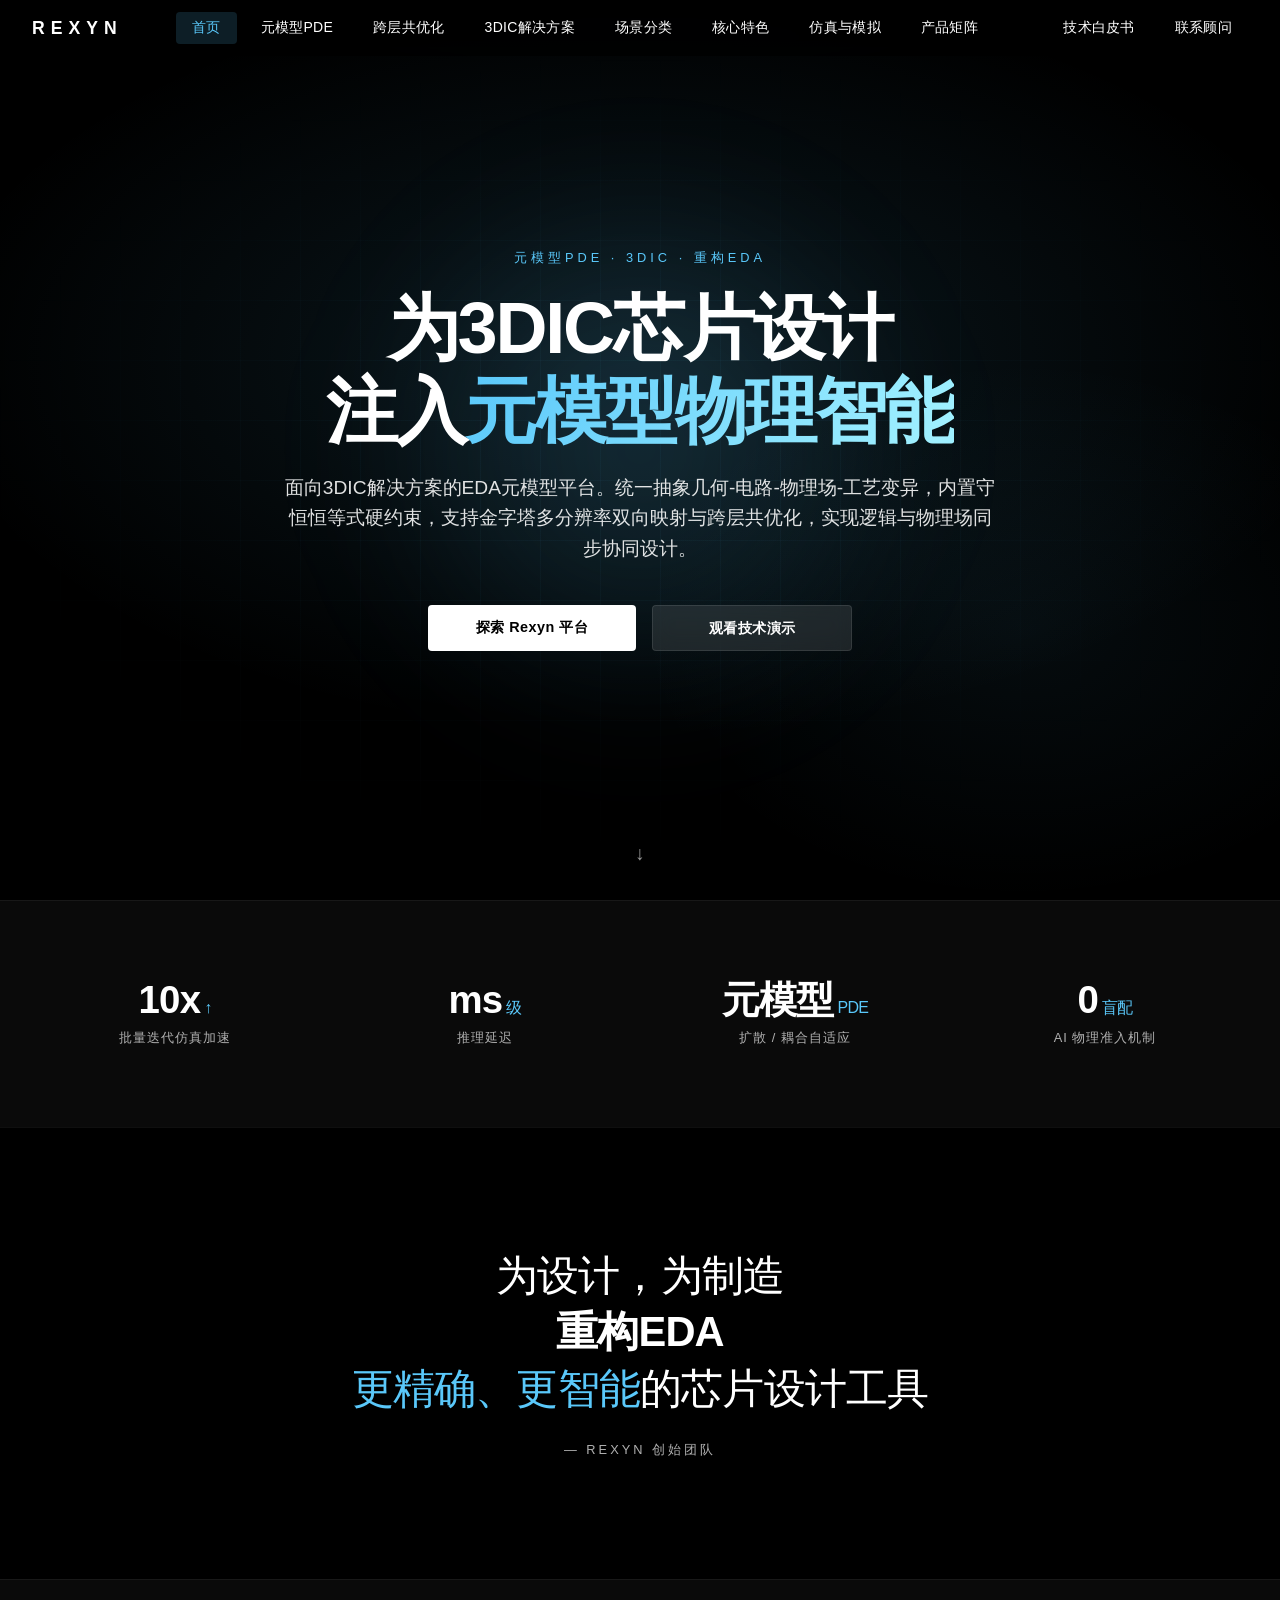
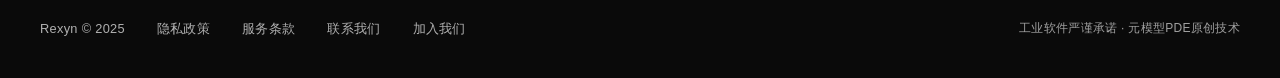
<file: index.html>
<!DOCTYPE html>
<html lang="zh-CN">
<head>
    <meta charset="UTF-8">
    <meta name="viewport" content="width=device-width, initial-scale=1.0">
    <title>Rexyn | 元模型PDE智能EDA仿真平台</title>
    <link rel="stylesheet" href="style.css">
</head>
<body>

    <nav class="nav-fixed">
        <div class="nav-inner">
            <div class="nav-logo">REXYN</div>
            <div class="nav-center">
                <a href="index.html" target="_blank" rel="noopener" class="active">首页</a>
                <a href="pde.html" target="_blank" rel="noopener">元模型PDE</a>
                <a href="ai.html" target="_blank" rel="noopener">跨层共优化</a>
                <a href="manufacturing.html" target="_blank" rel="noopener">3DIC解决方案</a>
                <a href="scenes.html" target="_blank" rel="noopener">场景分类</a>
                <a href="features.html" target="_blank" rel="noopener">核心特色</a>
                <a href="simulation.html" target="_blank" rel="noopener">仿真与模拟</a>
                <a href="products.html" target="_blank" rel="noopener">产品矩阵</a>
            </div>
            <div class="nav-right">
                <a href="#" target="_blank" rel="noopener">技术白皮书</a>
                <a href="contact.html" target="_blank" rel="noopener">联系顾问</a>
            </div>
        </div>
    </nav>

    <section class="hero-fullscreen">
        <div class="hero-bg"></div>
        <div class="hero-grid"></div>
        <div class="hero-glow"></div>
        <div class="hero-content">
            <div class="hero-label">元模型PDE · 3DIC · 重构EDA</div>
            <h1>
                为3DIC芯片设计<br>
                注入<span class="accent">元模型物理智能</span>
            </h1>
            <p class="hero-desc">
                面向3DIC解决方案的EDA元模型平台。统一抽象几何-电路-物理场-工艺变异，内置守恒恒等式硬约束，支持金字塔多分辨率双向映射与跨层共优化，实现逻辑与物理场同步协同设计。
            </p>
            <div class="hero-buttons">
                <a href="pde.html" target="_blank" rel="noopener" class="btn-tesla-primary">探索 Rexyn 平台</a>
                <a href="simulation.html" target="_blank" rel="noopener" class="btn-tesla-secondary">观看技术演示</a>
            </div>
        </div>
        <div class="scroll-hint">↓</div>
    </section>

    <section class="specs-bar">
        <div class="specs-inner">
            <div class="spec-item">
                <div class="spec-value">10x<span class="unit">↑</span></div>
                <div class="spec-label">批量迭代仿真加速</div>
            </div>
            <div class="spec-item">
                <div class="spec-value">ms<span class="unit">级</span></div>
                <div class="spec-label">推理延迟</div>
            </div>
            <div class="spec-item">
                <div class="spec-value">元模型<span class="unit">PDE</span></div>
                <div class="spec-label">扩散 / 耦合自适应</div>
            </div>
            <div class="spec-item">
                <div class="spec-value">0<span class="unit">盲配</span></div>
                <div class="spec-label">AI 物理准入机制</div>
            </div>
        </div>
    </section>

    <section class="manifesto-section">
        <blockquote>
            为设计，为制造<br>
            <strong>重构EDA</strong><br>
            <span class="blue">更精确、更智能</span>的芯片设计工具
        </blockquote>
        <div class="author">— Rexyn 创始团队</div>
    </section>

    <footer class="footer-tesla">
        <div class="footer-inner">
            <div class="footer-links">
                <a href="index.html" target="_blank" rel="noopener">Rexyn © 2025</a>
                <a href="#" target="_blank" rel="noopener">隐私政策</a>
                <a href="#" target="_blank" rel="noopener">服务条款</a>
                <a href="contact.html" target="_blank" rel="noopener">联系我们</a>
                <a href="#" target="_blank" rel="noopener">加入我们</a>
            </div>
            <div class="footer-copy">工业软件严谨承诺 · 元模型PDE原创技术</div>
        </div>
    </footer>

</body>
</html>
</file>
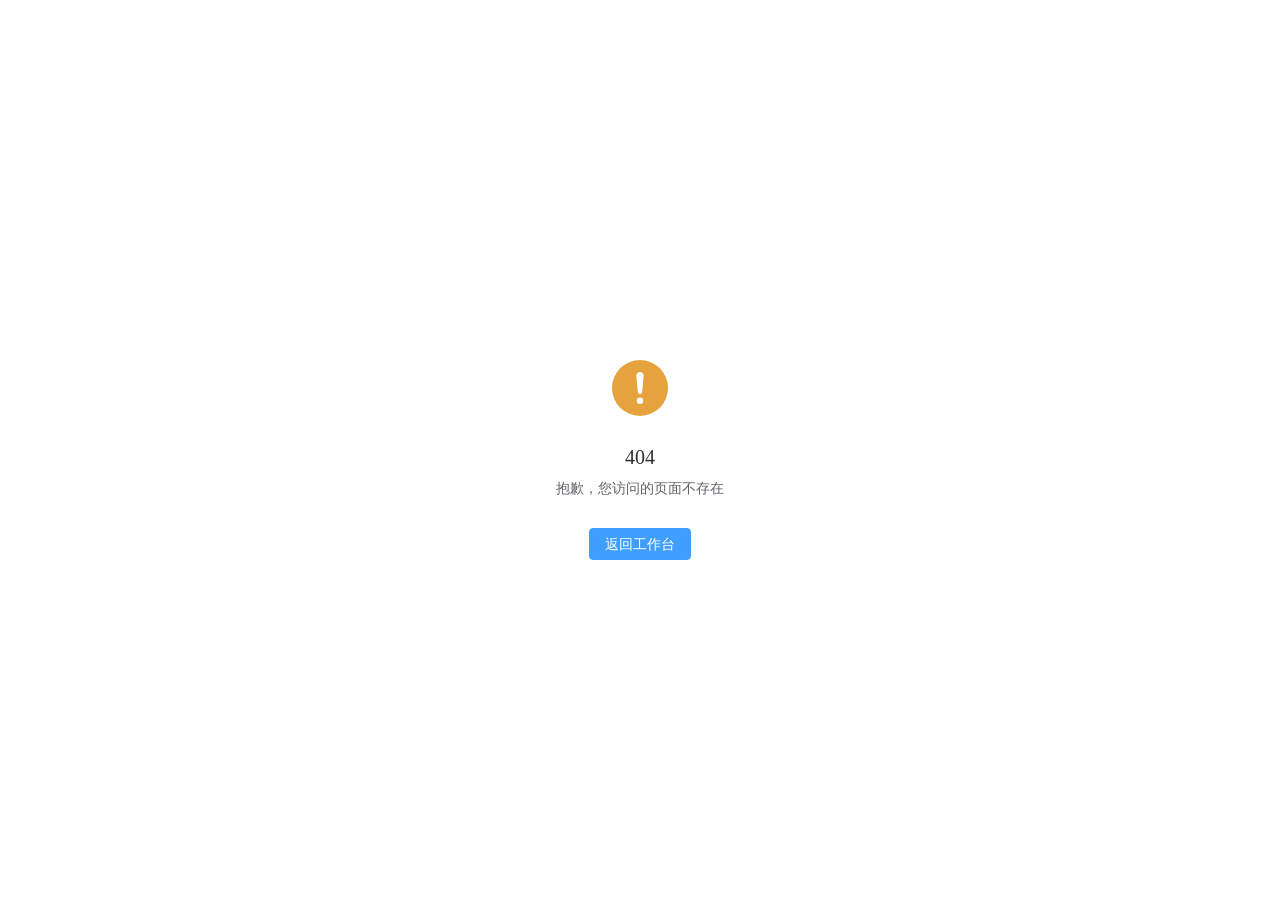
<file: trg-tcad/index.html>
<!DOCTYPE html>
<html lang="zh-CN">
  <head>
    <meta charset="UTF-8" />
    <link rel="icon" type="image/svg+xml" href="/favicon.svg" />
    <meta name="viewport" content="width=device-width, initial-scale=1.0" />
    <title>TRG-TCAD 芯片流片智能门禁平台</title>
    <script type="module" crossorigin src="/trg-tcad/assets/index-CF22SonY.js"></script>
    <link rel="modulepreload" crossorigin href="/trg-tcad/assets/element-plus-BTD6PYYe.js">
    <link rel="stylesheet" crossorigin href="/trg-tcad/assets/index-kpGh_Z3d.css">
  </head>
  <body>
    <div id="app"></div>
  </body>
</html>
</file>
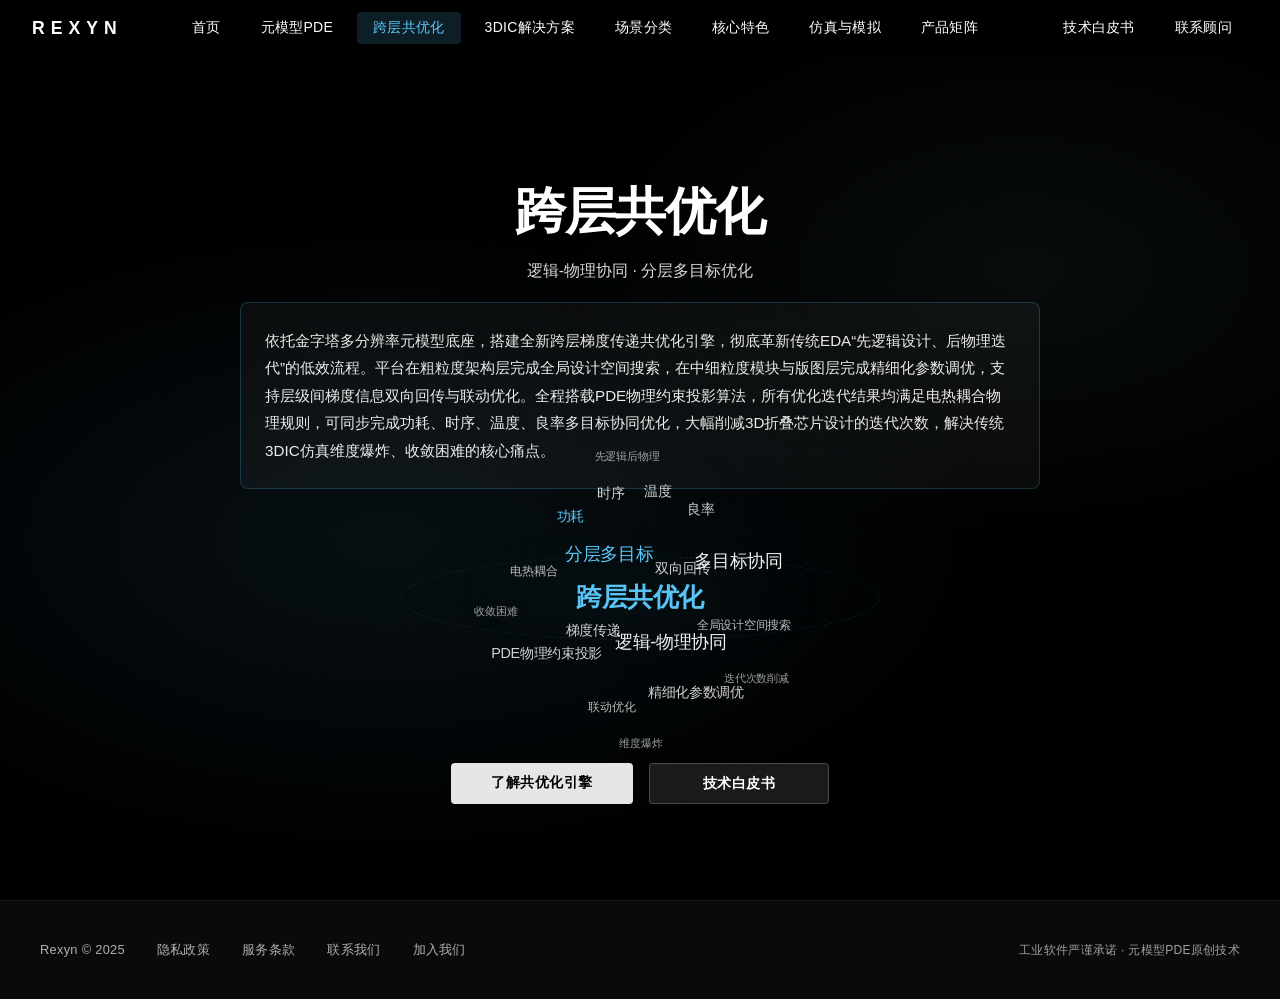
<file: ai.html>
<!DOCTYPE html>
<html lang="zh-CN">
<head>
    <meta charset="UTF-8">
    <meta name="viewport" content="width=device-width, initial-scale=1.0">
    <title>跨层共优化 | Rexyn</title>
    <link rel="stylesheet" href="style.css">
</head>
<body>

    <nav class="nav-fixed">
        <div class="nav-inner">
            <div class="nav-logo">REXYN</div>
            <div class="nav-center">
                <a href="index.html" target="_blank" rel="noopener">首页</a>
                <a href="pde.html" target="_blank" rel="noopener">元模型PDE</a>
                <a href="ai.html" target="_blank" rel="noopener" class="active">跨层共优化</a>
                <a href="manufacturing.html" target="_blank" rel="noopener">3DIC解决方案</a>
                <a href="scenes.html" target="_blank" rel="noopener">场景分类</a>
                <a href="features.html" target="_blank" rel="noopener">核心特色</a>
                <a href="simulation.html" target="_blank" rel="noopener">仿真与模拟</a>
                <a href="products.html" target="_blank" rel="noopener">产品矩阵</a>
            </div>
            <div class="nav-right">
                <a href="#" target="_blank" rel="noopener">技术白皮书</a>
                <a href="contact.html" target="_blank" rel="noopener">联系顾问</a>
            </div>
        </div>
    </nav>

    <section class="product-section" id="ai">
        <div class="bg-layer bg-ai"></div>
        <div class="content-layer">
            <h2>跨层共优化</h2>
            <p class="subtitle">逻辑-物理协同 · 分层多目标优化</p>
            <div class="product-text-desc">
                依托金字塔多分辨率元模型底座，搭建全新跨层梯度传递共优化引擎，彻底革新传统EDA“先逻辑设计、后物理迭代”的低效流程。平台在粗粒度架构层完成全局设计空间搜索，在中细粒度模块与版图层完成精细化参数调优，支持层级间梯度信息双向回传与联动优化。全程搭载PDE物理约束投影算法，所有优化迭代结果均满足电热耦合物理规则，可同步完成功耗、时序、温度、良率多目标协同优化，大幅削减3D折叠芯片设计的迭代次数，解决传统3DIC仿真维度爆炸、收敛困难的核心痛点。
            </div>

            <div class="word-cloud">
                <span class="kw kw-xl" style="--angle: 0deg; --rx: 0px; --ry: 0px;">跨层共优化</span>
                <span class="kw kw-lg" style="--angle: 40deg; --rx: 52px; --ry: 14px;">逻辑-物理协同</span>
                <span class="kw kw-md" style="--angle: 130deg; --rx: 55px; --ry: 15px;">梯度传递</span>
                <span class="kw kw-lg kw-accent" style="--angle: 220deg; --rx: 52px; --ry: 14px;">分层多目标</span>
                <span class="kw kw-md" style="--angle: 310deg; --rx: 50px; --ry: 14px;">双向回传</span>
                <span class="kw kw-sm" style="--angle: 0deg; --rx: 104px; --ry: 27px;">全局设计空间搜索</span>
                <span class="kw kw-md" style="--angle: 45deg; --rx: 106px; --ry: 27px;">精细化参数调优</span>
                <span class="kw kw-sm" style="--angle: 90deg; --rx: 109px; --ry: 28px;">联动优化</span>
                <span class="kw kw-md" style="--angle: 135deg; --rx: 105px; --ry: 27px;">PDE物理约束投影</span>
                <span class="kw kw-sm" style="--angle: 180deg; --rx: 106px; --ry: 27px;">电热耦合</span>
                <span class="kw kw-md kw-accent" style="--angle: 215deg; --rx: 104px; --ry: 27px;">功耗</span>
                <span class="kw kw-md" style="--angle: 240deg; --rx: 105px; --ry: 27px;">时序</span>
                <span class="kw kw-md" style="--angle: 265deg; --rx: 105px; --ry: 27px;">温度</span>
                <span class="kw kw-md" style="--angle: 290deg; --rx: 104px; --ry: 27px;">良率</span>
                <span class="kw kw-lg" style="--angle: 325deg; --rx: 102px; --ry: 26px;">多目标协同</span>
                <span class="kw kw-xs" style="--angle: 20deg; --rx: 137px; --ry: 36px;">迭代次数削减</span>
                <span class="kw kw-xs" style="--angle: 75deg; --rx: 141px; --ry: 37px;">维度爆炸</span>
                <span class="kw kw-xs" style="--angle: 160deg; --rx: 140px; --ry: 37px;">收敛困难</span>
                <span class="kw kw-xs" style="--angle: 250deg; --rx: 137px; --ry: 36px;">先逻辑后物理</span>
            </div>

            <div class="product-buttons">
                <a href="products.html" target="_blank" rel="noopener" class="btn-product-primary">了解共优化引擎</a>
                <a href="#" target="_blank" rel="noopener" class="btn-product-secondary">技术白皮书</a>
            </div>
        </div>
    </section>

    <footer class="footer-tesla">
        <div class="footer-inner">
            <div class="footer-links">
                <a href="index.html" target="_blank" rel="noopener">Rexyn © 2025</a>
                <a href="#" target="_blank" rel="noopener">隐私政策</a>
                <a href="#" target="_blank" rel="noopener">服务条款</a>
                <a href="contact.html" target="_blank" rel="noopener">联系我们</a>
                <a href="#" target="_blank" rel="noopener">加入我们</a>
            </div>
            <div class="footer-copy">工业软件严谨承诺 · 元模型PDE原创技术</div>
        </div>
    </footer>

</body>
</html>
</file>
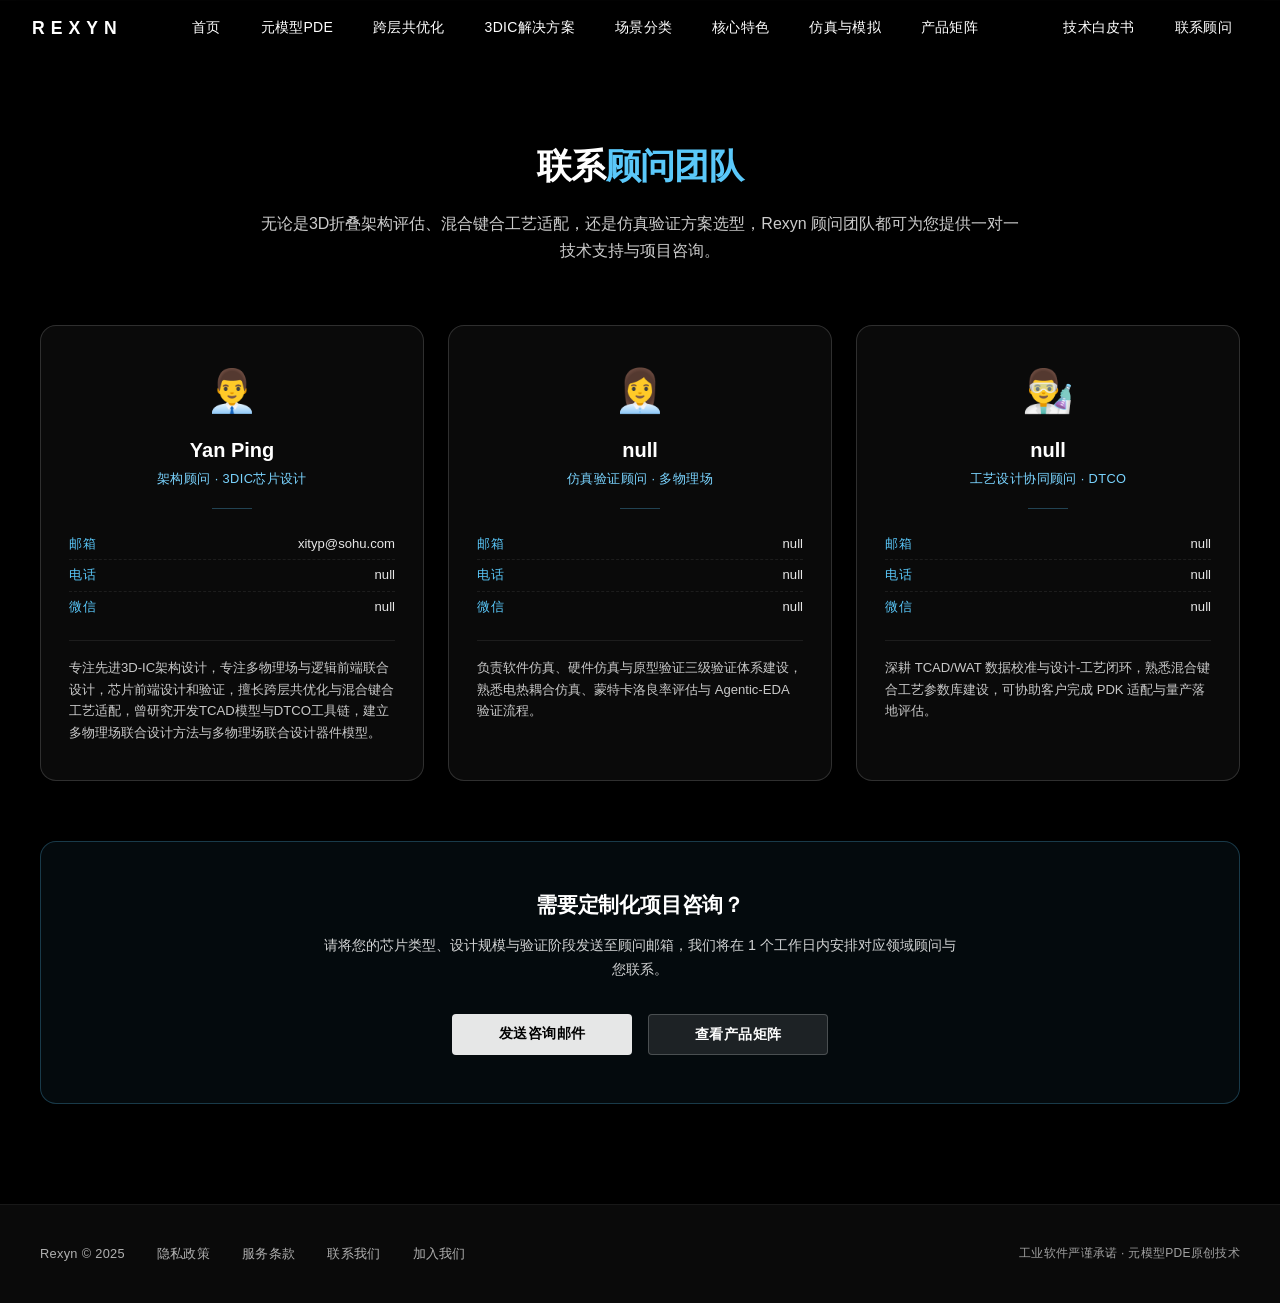
<file: contact.html>
<!DOCTYPE html>
<html lang="zh-CN">
<head>
    <meta charset="UTF-8">
    <meta name="viewport" content="width=device-width, initial-scale=1.0">
    <title>联系顾问 | Rexyn</title>
    <link rel="stylesheet" href="style.css">
</head>
<body>

    <nav class="nav-fixed">
        <div class="nav-inner">
            <div class="nav-logo">REXYN</div>
            <div class="nav-center">
                <a href="index.html" target="_blank" rel="noopener">首页</a>
                <a href="pde.html" target="_blank" rel="noopener">元模型PDE</a>
                <a href="ai.html" target="_blank" rel="noopener">跨层共优化</a>
                <a href="manufacturing.html" target="_blank" rel="noopener">3DIC解决方案</a>
                <a href="scenes.html" target="_blank" rel="noopener">场景分类</a>
                <a href="features.html" target="_blank" rel="noopener">核心特色</a>
                <a href="simulation.html" target="_blank" rel="noopener">仿真与模拟</a>
                <a href="products.html" target="_blank" rel="noopener">产品矩阵</a>
            </div>
            <div class="nav-right">
                <a href="#" target="_blank" rel="noopener">技术白皮书</a>
                <a href="contact.html" target="_blank" rel="noopener" class="active">联系顾问</a>
            </div>
        </div>
    </nav>

    <section class="contact-section" id="contact">
        <div class="contact-inner">
            <h2 class="contact-title">
                联系<span class="accent">顾问团队</span>
            </h2>
            <p class="contact-subtitle">
                无论是3D折叠架构评估、混合键合工艺适配，还是仿真验证方案选型，Rexyn 顾问团队都可为您提供一对一技术支持与项目咨询。
            </p>

            <div class="contact-grid">

                <div class="advisor-card">
                    <div class="advisor-avatar">👨‍💼</div>
                    <h3>Yan Ping</h3>
                    <div class="advisor-role">架构顾问 · 3DIC芯片设计</div>
                    <div class="advisor-divider"></div>
                    <div class="advisor-info">
                        <div class="ai-row">
                            <span class="ai-label">邮箱</span>
                            <span class="ai-value">xityp@sohu.com</span>
                        </div>
                        <div class="ai-row">
                            <span class="ai-label">电话</span>
                            <span class="ai-value">null</span>
                        </div>
                        <div class="ai-row">
                            <span class="ai-label">微信</span>
                            <span class="ai-value">null</span>
                        </div>
                    </div>
                    <p class="advisor-desc">
                        专注先进3D-IC架构设计，专注多物理场与逻辑前端联合设计，芯片前端设计和验证，擅长跨层共优化与混合键合工艺适配，曾研究开发TCAD模型与DTCO工具链，建立多物理场联合设计方法与多物理场联合设计器件模型。
                    </p>
                </div>

                <div class="advisor-card">
                    <div class="advisor-avatar">👩‍💼</div>
                    <h3>null</h3>
                    <div class="advisor-role">仿真验证顾问 · 多物理场</div>
                    <div class="advisor-divider"></div>
                    <div class="advisor-info">
                        <div class="ai-row">
                            <span class="ai-label">邮箱</span>
                            <span class="ai-value">null</span>
                        </div>
                        <div class="ai-row">
                            <span class="ai-label">电话</span>
                            <span class="ai-value">null</span>
                        </div>
                        <div class="ai-row">
                            <span class="ai-label">微信</span>
                            <span class="ai-value">null</span>
                        </div>
                    </div>
                    <p class="advisor-desc">
                        负责软件仿真、硬件仿真与原型验证三级验证体系建设，熟悉电热耦合仿真、蒙特卡洛良率评估与 Agentic-EDA 验证流程。
                    </p>
                </div>

                <div class="advisor-card">
                    <div class="advisor-avatar">👨‍🔬</div>
                    <h3>null</h3>
                    <div class="advisor-role">工艺设计协同顾问 · DTCO</div>
                    <div class="advisor-divider"></div>
                    <div class="advisor-info">
                        <div class="ai-row">
                            <span class="ai-label">邮箱</span>
                            <span class="ai-value">null</span>
                        </div>
                        <div class="ai-row">
                            <span class="ai-label">电话</span>
                            <span class="ai-value">null</span>
                        </div>
                        <div class="ai-row">
                            <span class="ai-label">微信</span>
                            <span class="ai-value">null</span>
                        </div>
                    </div>
                    <p class="advisor-desc">
                        深耕 TCAD/WAT 数据校准与设计-工艺闭环，熟悉混合键合工艺参数库建设，可协助客户完成 PDK 适配与量产落地评估。
                    </p>
                </div>

            </div>

            <div class="contact-cta-box">
                <div class="contact-cta-title">需要定制化项目咨询？</div>
                <p class="contact-cta-desc">
                    请将您的芯片类型、设计规模与验证阶段发送至顾问邮箱，我们将在 1 个工作日内安排对应领域顾问与您联系。
                </p>
                <div class="product-buttons" style="margin-top: 32px;">
                    <a href="mailto:xityp@sohu.com" target="_blank" rel="noopener" class="btn-product-primary">发送咨询邮件</a>
                    <a href="products.html" target="_blank" rel="noopener" class="btn-product-secondary">查看产品矩阵</a>
                </div>
            </div>
        </div>
    </section>

    <footer class="footer-tesla">
        <div class="footer-inner">
            <div class="footer-links">
                <a href="index.html" target="_blank" rel="noopener">Rexyn © 2025</a>
                <a href="#" target="_blank" rel="noopener">隐私政策</a>
                <a href="#" target="_blank" rel="noopener">服务条款</a>
                <a href="contact.html" target="_blank" rel="noopener">联系我们</a>
                <a href="#" target="_blank" rel="noopener">加入我们</a>
            </div>
            <div class="footer-copy">工业软件严谨承诺 · 元模型PDE原创技术</div>
        </div>
    </footer>

</body>
</html>
</file>
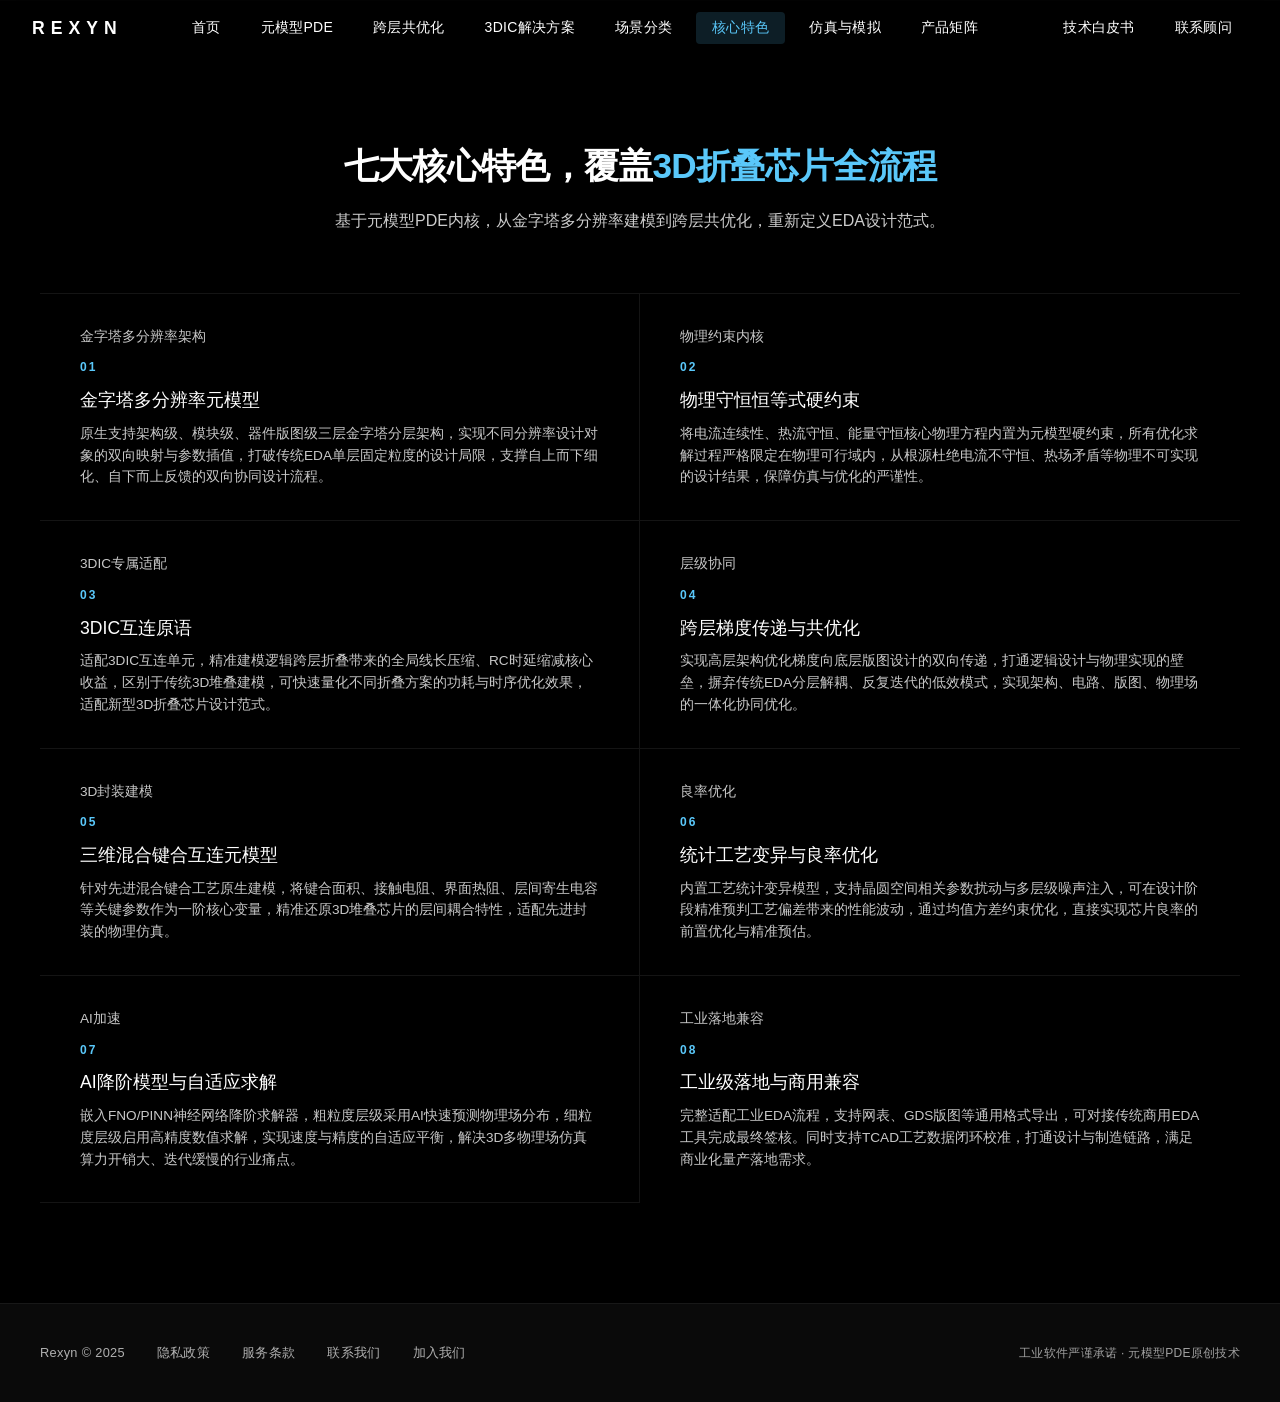
<file: features.html>
<!DOCTYPE html>
<html lang="zh-CN">
<head>
    <meta charset="UTF-8">
    <meta name="viewport" content="width=device-width, initial-scale=1.0">
    <title>核心特色 | Rexyn</title>
    <link rel="stylesheet" href="style.css">
</head>
<body>

    <nav class="nav-fixed">
        <div class="nav-inner">
            <div class="nav-logo">REXYN</div>
            <div class="nav-center">
                <a href="index.html" target="_blank" rel="noopener">首页</a>
                <a href="pde.html" target="_blank" rel="noopener">元模型PDE</a>
                <a href="ai.html" target="_blank" rel="noopener">跨层共优化</a>
                <a href="manufacturing.html" target="_blank" rel="noopener">3DIC解决方案</a>
                <a href="scenes.html" target="_blank" rel="noopener">场景分类</a>
                <a href="features.html" target="_blank" rel="noopener" class="active">核心特色</a>
                <a href="simulation.html" target="_blank" rel="noopener">仿真与模拟</a>
                <a href="products.html" target="_blank" rel="noopener">产品矩阵</a>
            </div>
            <div class="nav-right">
                <a href="#" target="_blank" rel="noopener">技术白皮书</a>
                <a href="contact.html" target="_blank" rel="noopener">联系顾问</a>
            </div>
        </div>
    </nav>

    <section class="features-section" id="features">
        <div class="features-inner">
            <h2 class="features-title">
                七大核心特色，覆盖<span class="accent">3D折叠芯片全流程</span>
            </h2>
            <p class="features-subtitle">
                基于元模型PDE内核，从金字塔多分辨率建模到跨层共优化，重新定义EDA设计范式。
            </p>
            <div class="features-grid">
                <div class="feature-row">
                    <p class="feature-text-top">金字塔多分辨率架构</p>
                    <div class="f-num">01</div>
                    <h3>金字塔多分辨率元模型</h3>
                    <p>原生支持架构级、模块级、器件版图级三层金字塔分层架构，实现不同分辨率设计对象的双向映射与参数插值，打破传统EDA单层固定粒度的设计局限，支撑自上而下细化、自下而上反馈的双向协同设计流程。</p>
                </div>
                <div class="feature-row">
                    <p class="feature-text-top">物理约束内核</p>
                    <div class="f-num">02</div>
                    <h3>物理守恒恒等式硬约束</h3>
                    <p>将电流连续性、热流守恒、能量守恒核心物理方程内置为元模型硬约束，所有优化求解过程严格限定在物理可行域内，从根源杜绝电流不守恒、热场矛盾等物理不可实现的设计结果，保障仿真与优化的严谨性。</p>
                </div>
                <div class="feature-row">
                    <p class="feature-text-top">3DIC专属适配</p>
                    <div class="f-num">03</div>
                    <h3>3DIC互连原语</h3>
                    <p>适配3DIC互连单元，精准建模逻辑跨层折叠带来的全局线长压缩、RC时延缩减核心收益，区别于传统3D堆叠建模，可快速量化不同折叠方案的功耗与时序优化效果，适配新型3D折叠芯片设计范式。</p>
                </div>
                <div class="feature-row">
                    <p class="feature-text-top">层级协同</p>
                    <div class="f-num">04</div>
                    <h3>跨层梯度传递与共优化</h3>
                    <p>实现高层架构优化梯度向底层版图设计的双向传递，打通逻辑设计与物理实现的壁垒，摒弃传统EDA分层解耦、反复迭代的低效模式，实现架构、电路、版图、物理场的一体化协同优化。</p>
                </div>
                <div class="feature-row">
                    <p class="feature-text-top">3D封装建模</p>
                    <div class="f-num">05</div>
                    <h3>三维混合键合互连元模型</h3>
                    <p>针对先进混合键合工艺原生建模，将键合面积、接触电阻、界面热阻、层间寄生电容等关键参数作为一阶核心变量，精准还原3D堆叠芯片的层间耦合特性，适配先进封装的物理仿真。</p>
                </div>
                <div class="feature-row">
                    <p class="feature-text-top">良率优化</p>
                    <div class="f-num">06</div>
                    <h3>统计工艺变异与良率优化</h3>
                    <p>内置工艺统计变异模型，支持晶圆空间相关参数扰动与多层级噪声注入，可在设计阶段精准预判工艺偏差带来的性能波动，通过均值方差约束优化，直接实现芯片良率的前置优化与精准预估。</p>
                </div>
                <div class="feature-row">
                    <p class="feature-text-top">AI加速</p>
                    <div class="f-num">07</div>
                    <h3>AI降阶模型与自适应求解</h3>
                    <p>嵌入FNO/PINN神经网络降阶求解器，粗粒度层级采用AI快速预测物理场分布，细粒度层级启用高精度数值求解，实现速度与精度的自适应平衡，解决3D多物理场仿真算力开销大、迭代缓慢的行业痛点。</p>
                </div>
                <div class="feature-row" style="border-bottom: none; border-right: none;">
                    <p class="feature-text-top">工业落地兼容</p>
                    <div class="f-num">08</div>
                    <h3>工业级落地与商用兼容</h3>
                    <p>完整适配工业EDA流程，支持网表、GDS版图等通用格式导出，可对接传统商用EDA工具完成最终签核。同时支持TCAD工艺数据闭环校准，打通设计与制造链路，满足商业化量产落地需求。</p>
                </div>
            </div>
        </div>
    </section>

    <footer class="footer-tesla">
        <div class="footer-inner">
            <div class="footer-links">
                <a href="index.html" target="_blank" rel="noopener">Rexyn © 2025</a>
                <a href="#" target="_blank" rel="noopener">隐私政策</a>
                <a href="#" target="_blank" rel="noopener">服务条款</a>
                <a href="contact.html" target="_blank" rel="noopener">联系我们</a>
                <a href="#" target="_blank" rel="noopener">加入我们</a>
            </div>
            <div class="footer-copy">工业软件严谨承诺 · 元模型PDE原创技术</div>
        </div>
    </footer>

</body>
</html>
</file>
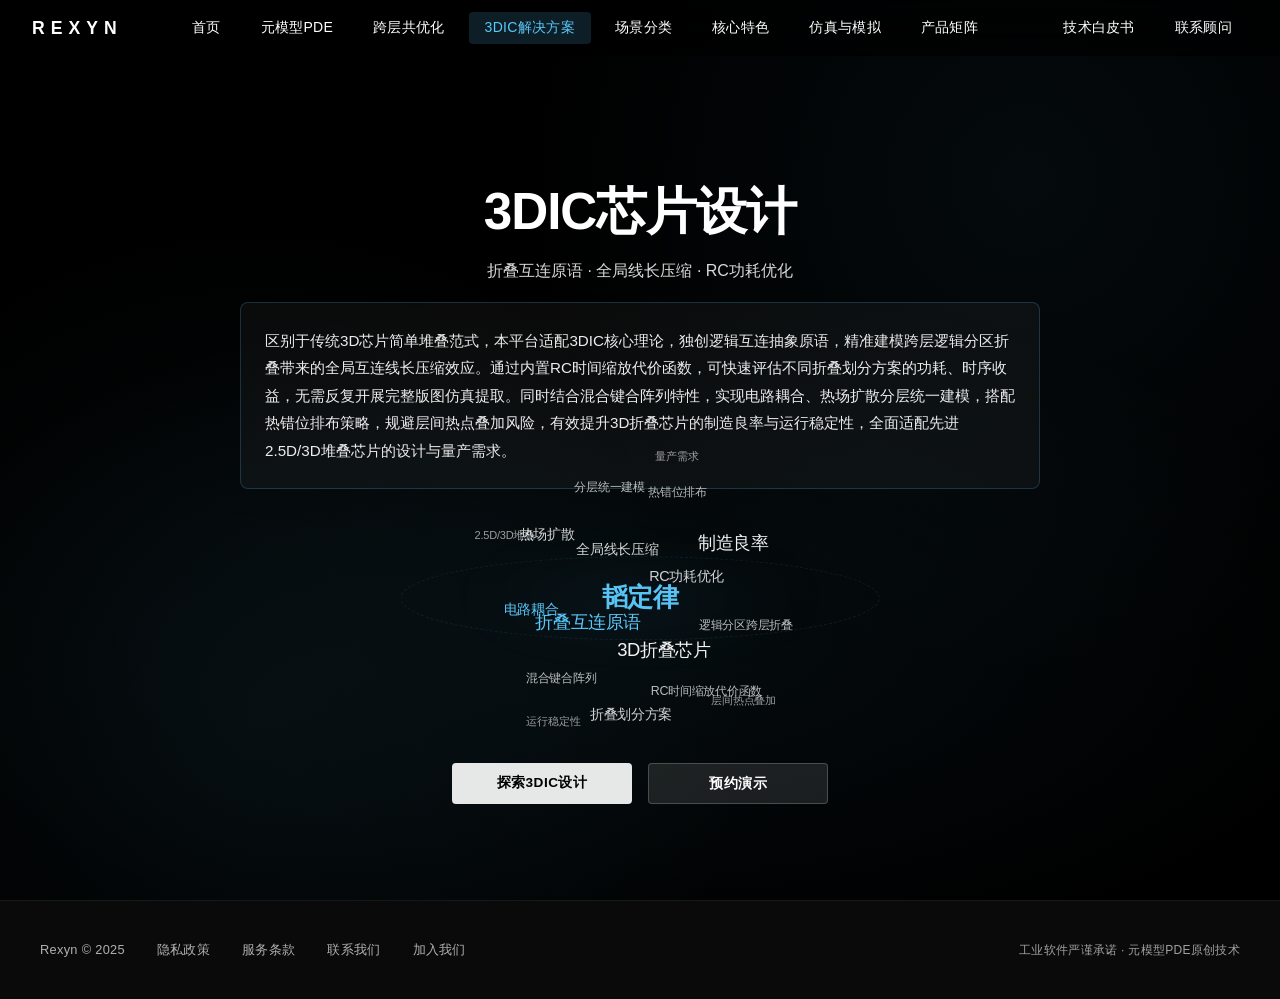
<file: manufacturing.html>
<!DOCTYPE html>
<html lang="zh-CN">
<head>
    <meta charset="UTF-8">
    <meta name="viewport" content="width=device-width, initial-scale=1.0">
    <title>韬定律3D逻辑折叠芯片设计 | Rexyn</title>
    <link rel="stylesheet" href="style.css">
</head>
<body>

    <nav class="nav-fixed">
        <div class="nav-inner">
            <div class="nav-logo">REXYN</div>
            <div class="nav-center">
                <a href="index.html" target="_blank" rel="noopener">首页</a>
                <a href="pde.html" target="_blank" rel="noopener">元模型PDE</a>
                <a href="ai.html" target="_blank" rel="noopener">跨层共优化</a>
                <a href="manufacturing.html" target="_blank" rel="noopener" class="active">3DIC解决方案</a>
                <a href="scenes.html" target="_blank" rel="noopener">场景分类</a>
                <a href="features.html" target="_blank" rel="noopener">核心特色</a>
                <a href="simulation.html" target="_blank" rel="noopener">仿真与模拟</a>
                <a href="products.html" target="_blank" rel="noopener">产品矩阵</a>
            </div>
            <div class="nav-right">
                <a href="#" target="_blank" rel="noopener">技术白皮书</a>
                <a href="contact.html" target="_blank" rel="noopener">联系顾问</a>
            </div>
        </div>
    </nav>

    <section class="product-section" id="manufacturing">
        <div class="bg-layer bg-manufacturing"></div>
        <div class="content-layer">
            <h2>3DIC芯片设计</h2>
            <p class="subtitle">折叠互连原语 · 全局线长压缩 · RC功耗优化</p>
            <div class="product-text-desc">
                区别于传统3D芯片简单堆叠范式，本平台适配3DIC核心理论，独创逻辑互连抽象原语，精准建模跨层逻辑分区折叠带来的全局互连线长压缩效应。通过内置RC时间缩放代价函数，可快速评估不同折叠划分方案的功耗、时序收益，无需反复开展完整版图仿真提取。同时结合混合键合阵列特性，实现电路耦合、热场扩散分层统一建模，搭配热错位排布策略，规避层间热点叠加风险，有效提升3D折叠芯片的制造良率与运行稳定性，全面适配先进2.5D/3D堆叠芯片的设计与量产需求。
            </div>

            <div class="word-cloud">
                <span class="kw kw-xl" style="--angle: 0deg; --rx: 0px; --ry: 0px;">韬定律</span>
                <span class="kw kw-lg" style="--angle: 50deg; --rx: 55px; --ry: 15px;">3D折叠芯片</span>
                <span class="kw kw-lg kw-accent" style="--angle: 140deg; --rx: 55px; --ry: 15px;">折叠互连原语</span>
                <span class="kw kw-md" style="--angle: 230deg; --rx: 52px; --ry: 14px;">全局线长压缩</span>
                <span class="kw kw-md" style="--angle: 320deg; --rx: 50px; --ry: 13px;">RC功耗优化</span>
                <span class="kw kw-sm" style="--angle: 0deg; --rx: 106px; --ry: 27px;">逻辑分区跨层折叠</span>
                <span class="kw kw-sm" style="--angle: 40deg; --rx: 111px; --ry: 29px;">RC时间缩放代价函数</span>
                <span class="kw kw-md" style="--angle: 80deg; --rx: 113px; --ry: 29px;">折叠划分方案</span>
                <span class="kw kw-sm" style="--angle: 120deg; --rx: 109px; --ry: 28px;">混合键合阵列</span>
                <span class="kw kw-md kw-accent" style="--angle: 160deg; --rx: 106px; --ry: 27px;">电路耦合</span>
                <span class="kw kw-md" style="--angle: 200deg; --rx: 109px; --ry: 28px;">热场扩散</span>
                <span class="kw kw-sm" style="--angle: 240deg; --rx: 111px; --ry: 29px;">分层统一建模</span>
                <span class="kw kw-sm" style="--angle: 275deg; --rx: 109px; --ry: 28px;">热错位排布</span>
                <span class="kw kw-lg" style="--angle: 315deg; --rx: 105px; --ry: 27px;">制造良率</span>
                <span class="kw kw-xs" style="--angle: 30deg; --rx: 141px; --ry: 37px;">层间热点叠加</span>
                <span class="kw kw-xs" style="--angle: 110deg; --rx: 146px; --ry: 39px;">运行稳定性</span>
                <span class="kw kw-xs" style="--angle: 190deg; --rx: 144px; --ry: 38px;">2.5D/3D堆叠</span>
                <span class="kw kw-xs" style="--angle: 270deg; --rx: 141px; --ry: 37px;">量产需求</span>
            </div>

            <div class="product-buttons">
                <a href="products.html" target="_blank" rel="noopener" class="btn-product-primary">探索3DIC设计</a>
                <a href="#" target="_blank" rel="noopener" class="btn-product-secondary">预约演示</a>
            </div>
        </div>
    </section>

    <footer class="footer-tesla">
        <div class="footer-inner">
            <div class="footer-links">
                <a href="index.html" target="_blank" rel="noopener">Rexyn © 2025</a>
                <a href="#" target="_blank" rel="noopener">隐私政策</a>
                <a href="#" target="_blank" rel="noopener">服务条款</a>
                <a href="contact.html" target="_blank" rel="noopener">联系我们</a>
                <a href="#" target="_blank" rel="noopener">加入我们</a>
            </div>
            <div class="footer-copy">工业软件严谨承诺 · 元模型PDE原创技术</div>
        </div>
    </footer>

</body>
</html>
</file>
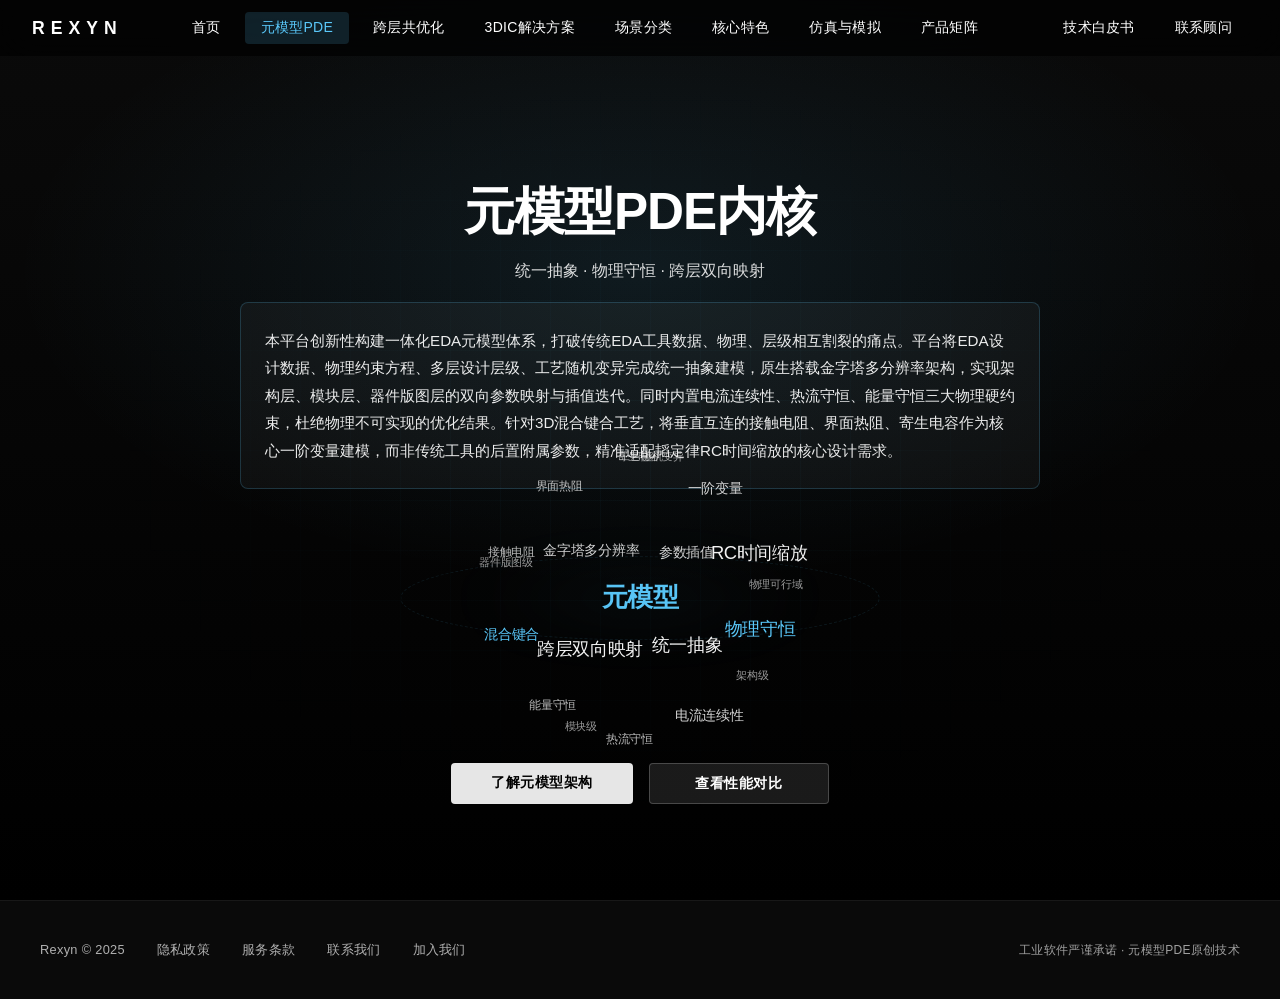
<file: pde.html>
<!DOCTYPE html>
<html lang="zh-CN">
<head>
    <meta charset="UTF-8">
    <meta name="viewport" content="width=device-width, initial-scale=1.0">
    <title>元模型PDE内核 | Rexyn</title>
    <link rel="stylesheet" href="style.css">
</head>
<body>

    <nav class="nav-fixed">
        <div class="nav-inner">
            <div class="nav-logo">REXYN</div>
            <div class="nav-center">
                <a href="index.html" target="_blank" rel="noopener">首页</a>
                <a href="pde.html" target="_blank" rel="noopener" class="active">元模型PDE</a>
                <a href="ai.html" target="_blank" rel="noopener">跨层共优化</a>
                <a href="manufacturing.html" target="_blank" rel="noopener">3DIC解决方案</a>
                <a href="scenes.html" target="_blank" rel="noopener">场景分类</a>
                <a href="features.html" target="_blank" rel="noopener">核心特色</a>
                <a href="simulation.html" target="_blank" rel="noopener">仿真与模拟</a>
                <a href="products.html" target="_blank" rel="noopener">产品矩阵</a>
            </div>
            <div class="nav-right">
                <a href="#" target="_blank" rel="noopener">技术白皮书</a>
                <a href="contact.html" target="_blank" rel="noopener">联系顾问</a>
            </div>
        </div>
    </nav>

    <section class="product-section" id="pde">
        <div class="bg-layer bg-pde"></div>
        <div class="content-layer">
            <h2>元模型PDE内核</h2>
            <p class="subtitle">统一抽象 · 物理守恒 · 跨层双向映射</p>
            <div class="product-text-desc">
                本平台创新性构建一体化EDA元模型体系，打破传统EDA工具数据、物理、层级相互割裂的痛点。平台将EDA设计数据、物理约束方程、多层设计层级、工艺随机变异完成统一抽象建模，原生搭载金字塔多分辨率架构，实现架构层、模块层、器件版图层的双向参数映射与插值迭代。同时内置电流连续性、热流守恒、能量守恒三大物理硬约束，杜绝物理不可实现的优化结果。针对3D混合键合工艺，将垂直互连的接触电阻、界面热阻、寄生电容作为核心一阶变量建模，而非传统工具的后置附属参数，精准适配韬定律RC时间缩放的核心设计需求。
            </div>

            <div class="word-cloud">
                <span class="kw kw-xl" style="--angle: 0deg; --rx: 0px; --ry: 0px;">元模型</span>
                <span class="kw kw-lg" style="--angle: 30deg; --rx: 64px; --ry: 17px;">统一抽象</span>
                <span class="kw kw-lg" style="--angle: 120deg; --rx: 69px; --ry: 18px;">跨层双向映射</span>
                <span class="kw kw-md" style="--angle: 210deg; --rx: 66px; --ry: 17px;">金字塔多分辨率</span>
                <span class="kw kw-md" style="--angle: 300deg; --rx: 63px; --ry: 17px;">参数插值</span>
                <span class="kw kw-lg kw-accent" style="--angle: 0deg; --rx: 120px; --ry: 31px;">物理守恒</span>
                <span class="kw kw-md" style="--angle: 45deg; --rx: 132px; --ry: 34px;">电流连续性</span>
                <span class="kw kw-sm" style="--angle: 80deg; --rx: 137px; --ry: 35px;">热流守恒</span>
                <span class="kw kw-sm" style="--angle: 115deg; --rx: 134px; --ry: 34px;">能量守恒</span>
                <span class="kw kw-md kw-accent" style="--angle: 150deg; --rx: 129px; --ry: 33px;">混合键合</span>
                <span class="kw kw-sm" style="--angle: 185deg; --rx: 132px; --ry: 34px;">接触电阻</span>
                <span class="kw kw-sm" style="--angle: 220deg; --rx: 134px; --ry: 34px;">界面热阻</span>
                <span class="kw kw-xs" style="--angle: 255deg; --rx: 137px; --ry: 35px;">寄生电容</span>
                <span class="kw kw-md" style="--angle: 290deg; --rx: 129px; --ry: 33px;">一阶变量</span>
                <span class="kw kw-lg" style="--angle: 325deg; --rx: 123px; --ry: 32px;">RC时间缩放</span>
                <span class="kw kw-xs" style="--angle: 20deg; --rx: 132px; --ry: 34px;">架构级</span>
                <span class="kw kw-xs" style="--angle: 100deg; --rx: 137px; --ry: 36px;">模块级</span>
                <span class="kw kw-xs" style="--angle: 180deg; --rx: 134px; --ry: 35px;">器件版图级</span>
                <span class="kw kw-xs" style="--angle: 260deg; --rx: 137px; --ry: 36px;">工艺随机变异</span>
                <span class="kw kw-xs" style="--angle: 340deg; --rx: 132px; --ry: 34px;">物理可行域</span>
            </div>

            <div class="product-buttons">
                <a href="products.html" target="_blank" rel="noopener" class="btn-product-primary">了解元模型架构</a>
                <a href="simulation.html" target="_blank" rel="noopener" class="btn-product-secondary">查看性能对比</a>
            </div>
        </div>
    </section>

    <footer class="footer-tesla">
        <div class="footer-inner">
            <div class="footer-links">
                <a href="index.html" target="_blank" rel="noopener">Rexyn © 2025</a>
                <a href="#" target="_blank" rel="noopener">隐私政策</a>
                <a href="#" target="_blank" rel="noopener">服务条款</a>
                <a href="contact.html" target="_blank" rel="noopener">联系我们</a>
                <a href="#" target="_blank" rel="noopener">加入我们</a>
            </div>
            <div class="footer-copy">工业软件严谨承诺 · 元模型PDE原创技术</div>
        </div>
    </footer>

</body>
</html>
</file>
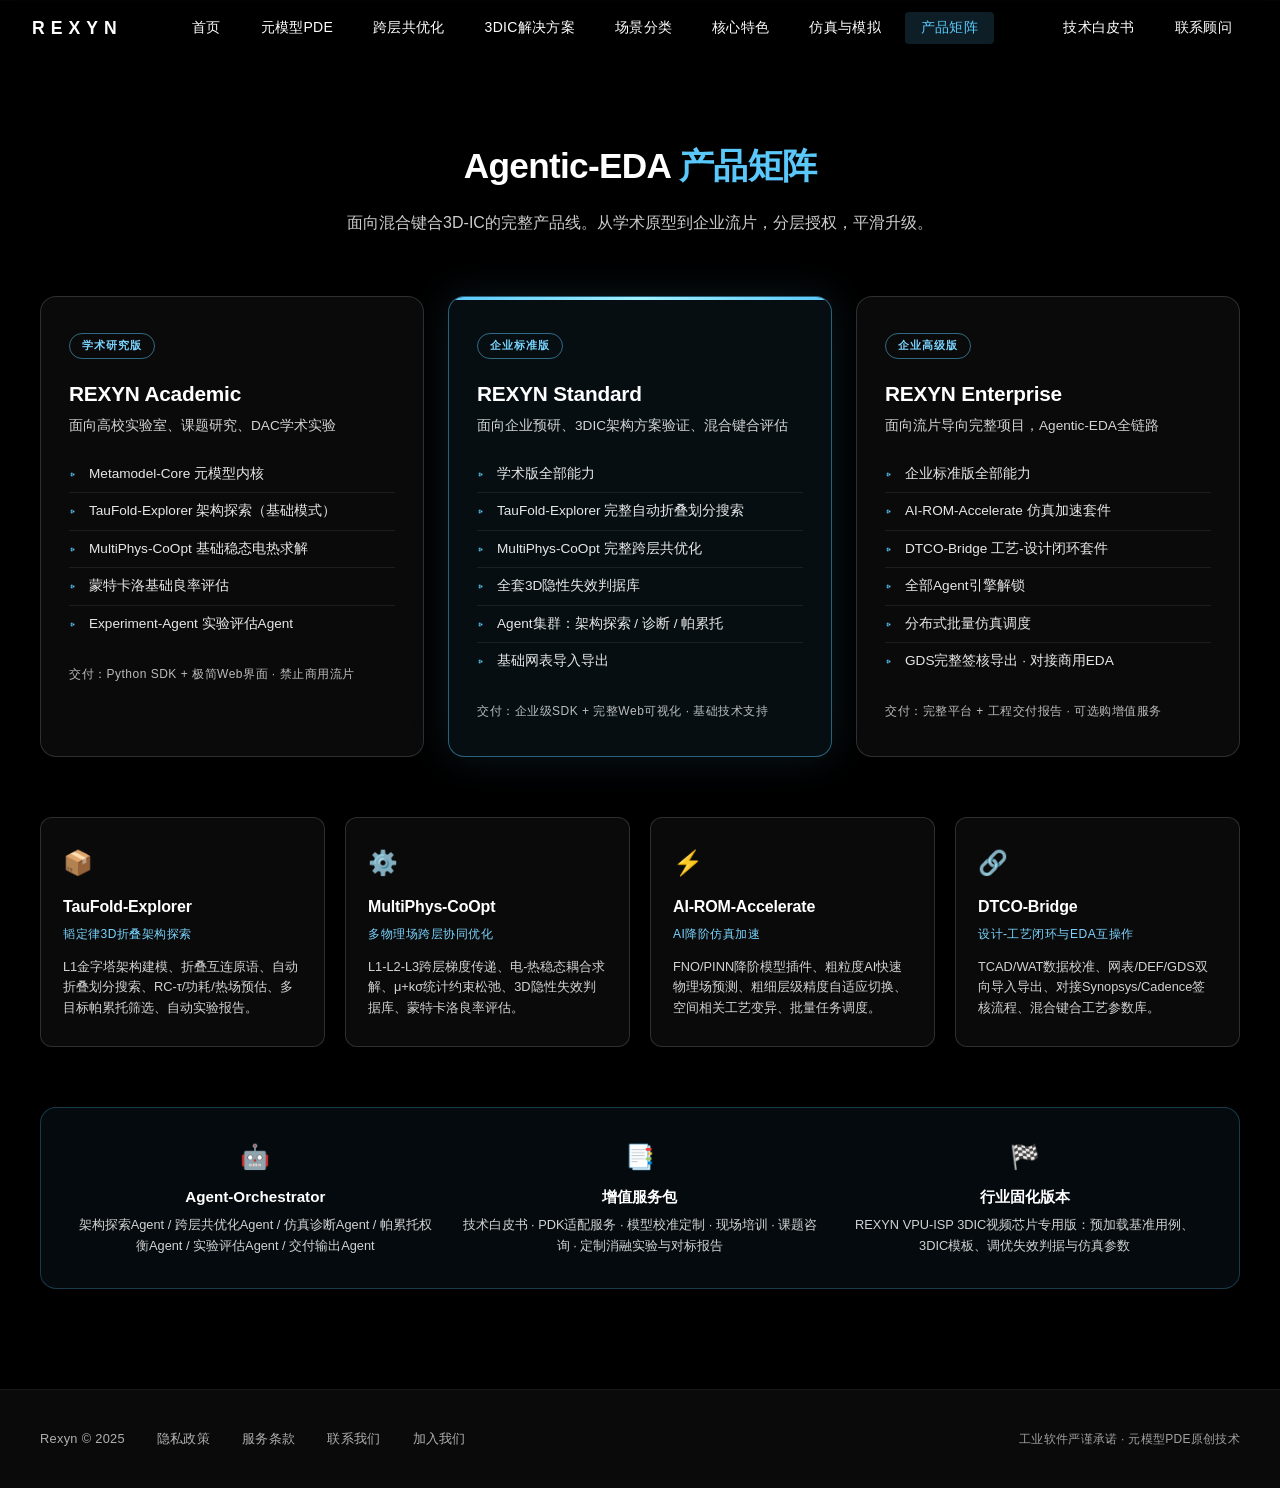
<file: products.html>
<!DOCTYPE html>
<html lang="zh-CN">
<head>
    <meta charset="UTF-8">
    <meta name="viewport" content="width=device-width, initial-scale=1.0">
    <title>产品矩阵 | Rexyn</title>
    <link rel="stylesheet" href="style.css">
</head>
<body>

    <nav class="nav-fixed">
        <div class="nav-inner">
            <div class="nav-logo">REXYN</div>
            <div class="nav-center">
                <a href="index.html" target="_blank" rel="noopener">首页</a>
                <a href="pde.html" target="_blank" rel="noopener">元模型PDE</a>
                <a href="ai.html" target="_blank" rel="noopener">跨层共优化</a>
                <a href="manufacturing.html" target="_blank" rel="noopener">3DIC解决方案</a>
                <a href="scenes.html" target="_blank" rel="noopener">场景分类</a>
                <a href="features.html" target="_blank" rel="noopener">核心特色</a>
                <a href="simulation.html" target="_blank" rel="noopener">仿真与模拟</a>
                <a href="products.html" target="_blank" rel="noopener" class="active">产品矩阵</a>
            </div>
            <div class="nav-right">
                <a href="#" target="_blank" rel="noopener">技术白皮书</a>
                <a href="contact.html" target="_blank" rel="noopener">联系顾问</a>
            </div>
        </div>
    </nav>

    <section class="products-section" id="products">
        <div class="products-inner">
            <h2 class="products-title">
                Agentic-EDA <span class="accent">产品矩阵</span>
            </h2>
            <p class="products-subtitle">
                面向混合键合3D-IC的完整产品线。从学术原型到企业流片，分层授权，平滑升级。
            </p>

            <div class="products-grid">
                <div class="product-card">
                    <span class="p-badge">学术研究版</span>
                    <h3>REXYN Academic</h3>
                    <p class="p-sub">面向高校实验室、课题研究、DAC学术实验</p>
                    <ul>
                        <li>Metamodel-Core 元模型内核</li>
                        <li>TauFold-Explorer 架构探索（基础模式）</li>
                        <li>MultiPhys-CoOpt 基础稳态电热求解</li>
                        <li>蒙特卡洛基础良率评估</li>
                        <li>Experiment-Agent 实验评估Agent</li>
                    </ul>
                    <div class="p-footer">交付：Python SDK + 极简Web界面 · 禁止商用流片</div>
                </div>

                <div class="product-card featured">
                    <span class="p-badge">企业标准版</span>
                    <h3>REXYN Standard</h3>
                    <p class="p-sub">面向企业预研、3DIC架构方案验证、混合键合评估</p>
                    <ul>
                        <li>学术版全部能力</li>
                        <li>TauFold-Explorer 完整自动折叠划分搜索</li>
                        <li>MultiPhys-CoOpt 完整跨层共优化</li>
                        <li>全套3D隐性失效判据库</li>
                        <li>Agent集群：架构探索 / 诊断 / 帕累托</li>
                        <li>基础网表导入导出</li>
                    </ul>
                    <div class="p-footer">交付：企业级SDK + 完整Web可视化 · 基础技术支持</div>
                </div>

                <div class="product-card">
                    <span class="p-badge">企业高级版</span>
                    <h3>REXYN Enterprise</h3>
                    <p class="p-sub">面向流片导向完整项目，Agentic-EDA全链路</p>
                    <ul>
                        <li>企业标准版全部能力</li>
                        <li>AI-ROM-Accelerate 仿真加速套件</li>
                        <li>DTCO-Bridge 工艺-设计闭环套件</li>
                        <li>全部Agent引擎解锁</li>
                        <li>分布式批量仿真调度</li>
                        <li>GDS完整签核导出 · 对接商用EDA</li>
                    </ul>
                    <div class="p-footer">交付：完整平台 + 工程交付报告 · 可选购增值服务</div>
                </div>
            </div>

            <div class="kits-grid">
                <div class="kit-card">
                    <div class="k-icon">📦</div>
                    <h4>TauFold-Explorer</h4>
                    <div class="k-sub">韬定律3D折叠架构探索</div>
                    <p>L1金字塔架构建模、折叠互连原语、自动折叠划分搜索、RC-τ/功耗/热场预估、多目标帕累托筛选、自动实验报告。</p>
                </div>
                <div class="kit-card">
                    <div class="k-icon">⚙️</div>
                    <h4>MultiPhys-CoOpt</h4>
                    <div class="k-sub">多物理场跨层协同优化</div>
                    <p>L1-L2-L3跨层梯度传递、电-热稳态耦合求解、μ+kσ统计约束松弛、3D隐性失效判据库、蒙特卡洛良率评估。</p>
                </div>
                <div class="kit-card">
                    <div class="k-icon">⚡</div>
                    <h4>AI-ROM-Accelerate</h4>
                    <div class="k-sub">AI降阶仿真加速</div>
                    <p>FNO/PINN降阶模型插件、粗粒度AI快速物理场预测、粗细层级精度自适应切换、空间相关工艺变异、批量任务调度。</p>
                </div>
                <div class="kit-card">
                    <div class="k-icon">🔗</div>
                    <h4>DTCO-Bridge</h4>
                    <div class="k-sub">设计-工艺闭环与EDA互操作</div>
                    <p>TCAD/WAT数据校准、网表/DEF/GDS双向导入导出、对接Synopsys/Cadence签核流程、混合键合工艺参数库。</p>
                </div>
            </div>

            <div class="extras-bar">
                <div class="extra-item">
                    <div class="e-icon">🤖</div>
                    <h4>Agent-Orchestrator</h4>
                    <p>架构探索Agent / 跨层共优化Agent / 仿真诊断Agent / 帕累托权衡Agent / 实验评估Agent / 交付输出Agent</p>
                </div>
                <div class="extra-item">
                    <div class="e-icon">📑</div>
                    <h4>增值服务包</h4>
                    <p>技术白皮书 · PDK适配服务 · 模型校准定制 · 现场培训 · 课题咨询 · 定制消融实验与对标报告</p>
                </div>
                <div class="extra-item">
                    <div class="e-icon">🏁</div>
                    <h4>行业固化版本</h4>
                    <p>REXYN VPU-ISP 3DIC视频芯片专用版：预加载基准用例、3DIC模板、调优失效判据与仿真参数</p>
                </div>
            </div>
        </div>
    </section>

    <footer class="footer-tesla">
        <div class="footer-inner">
            <div class="footer-links">
                <a href="index.html" target="_blank" rel="noopener">Rexyn © 2025</a>
                <a href="#" target="_blank" rel="noopener">隐私政策</a>
                <a href="#" target="_blank" rel="noopener">服务条款</a>
                <a href="contact.html" target="_blank" rel="noopener">联系我们</a>
                <a href="#" target="_blank" rel="noopener">加入我们</a>
            </div>
            <div class="footer-copy">工业软件严谨承诺 · 元模型PDE原创技术</div>
        </div>
    </footer>

</body>
</html>
</file>
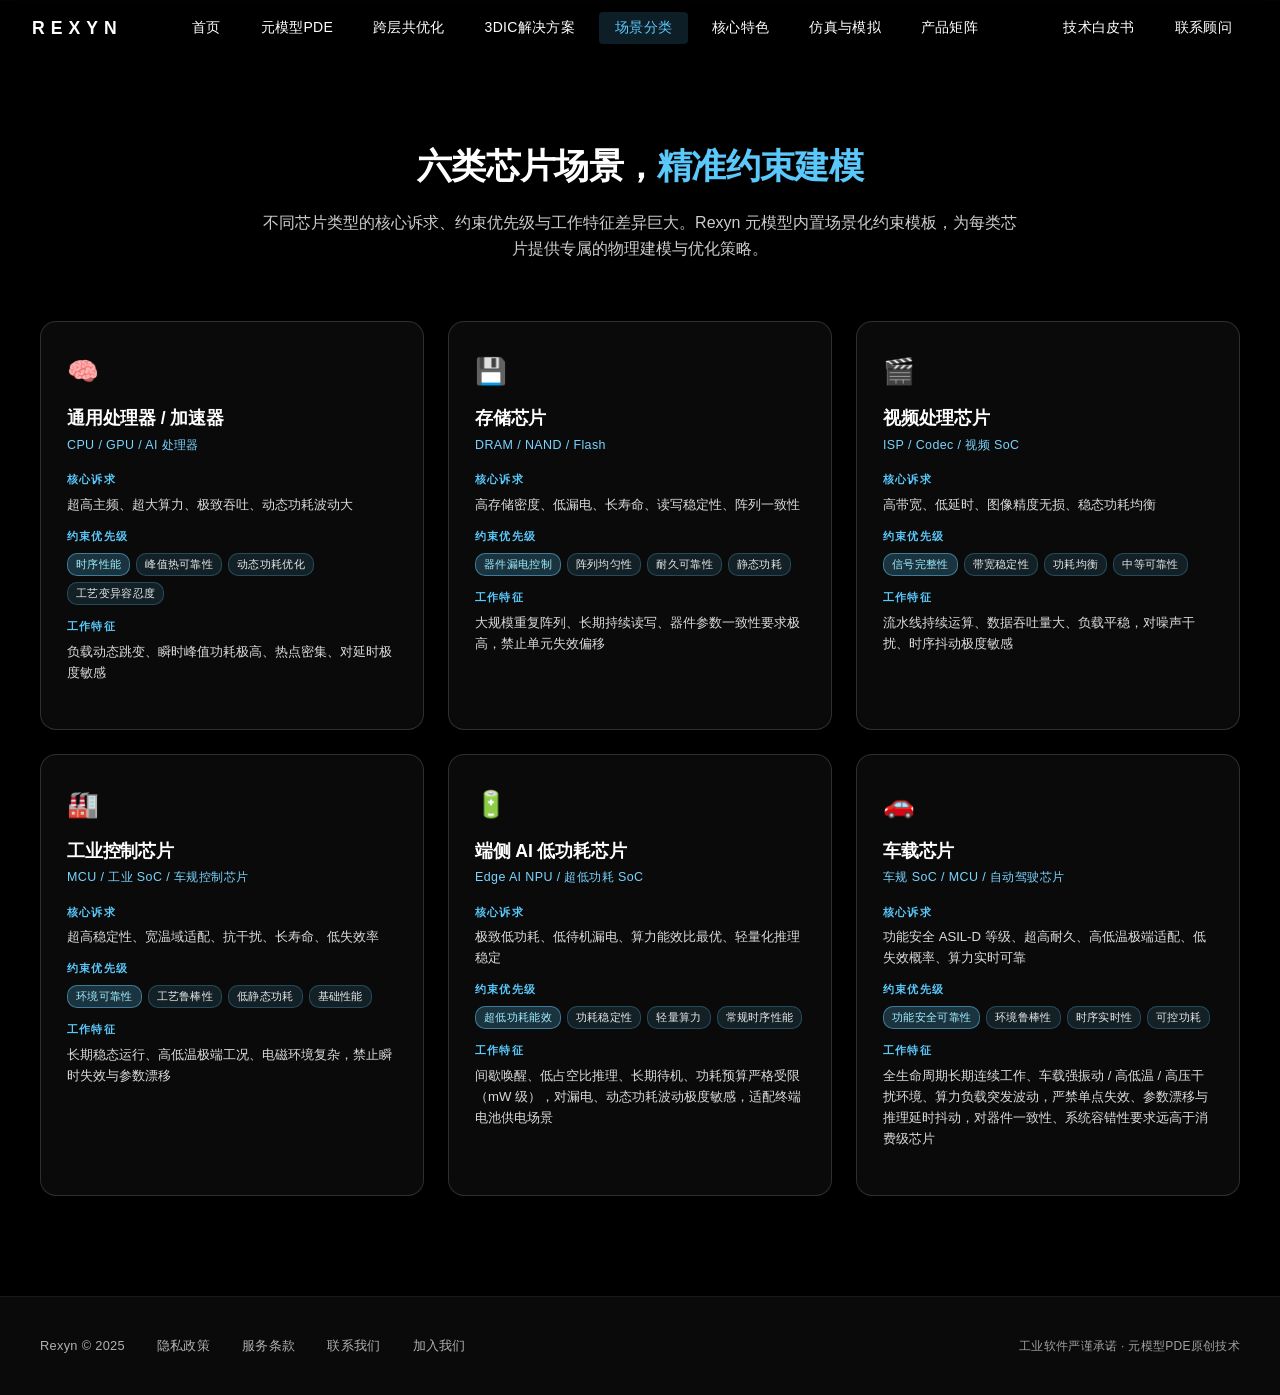
<file: scenes.html>
<!DOCTYPE html>
<html lang="zh-CN">
<head>
    <meta charset="UTF-8">
    <meta name="viewport" content="width=device-width, initial-scale=1.0">
    <title>场景分类 | Rexyn</title>
    <link rel="stylesheet" href="style.css">
</head>
<body>

    <nav class="nav-fixed">
        <div class="nav-inner">
            <div class="nav-logo">REXYN</div>
            <div class="nav-center">
                <a href="index.html" target="_blank" rel="noopener">首页</a>
                <a href="pde.html" target="_blank" rel="noopener">元模型PDE</a>
                <a href="ai.html" target="_blank" rel="noopener">跨层共优化</a>
                <a href="manufacturing.html" target="_blank" rel="noopener">3DIC解决方案</a>
                <a href="scenes.html" target="_blank" rel="noopener" class="active">场景分类</a>
                <a href="features.html" target="_blank" rel="noopener">核心特色</a>
                <a href="simulation.html" target="_blank" rel="noopener">仿真与模拟</a>
                <a href="products.html" target="_blank" rel="noopener">产品矩阵</a>
            </div>
            <div class="nav-right">
                <a href="#" target="_blank" rel="noopener">技术白皮书</a>
                <a href="contact.html" target="_blank" rel="noopener">联系顾问</a>
            </div>
        </div>
    </nav>

    <section class="scenes-section" id="scenes">
        <div class="scenes-inner">
            <h2 class="scenes-title">
                六类芯片场景，<span class="accent">精准约束建模</span>
            </h2>
            <p class="scenes-subtitle">
                不同芯片类型的核心诉求、约束优先级与工作特征差异巨大。Rexyn 元模型内置场景化约束模板，为每类芯片提供专属的物理建模与优化策略。
            </p>
            <div class="scenes-grid">

                <div class="scene-card">
                    <div class="s-icon">🧠</div>
                    <h3>通用处理器 / 加速器</h3>
                    <div class="s-sub">CPU / GPU / AI 处理器</div>
                    <div class="s-block">
                        <div class="s-label">核心诉求</div>
                        <div class="s-text">超高主频、超大算力、极致吞吐、动态功耗波动大</div>
                    </div>
                    <div class="s-block">
                        <div class="s-label">约束优先级</div>
                        <div class="s-priority">
                            <span>时序性能</span>
                            <span>峰值热可靠性</span>
                            <span>动态功耗优化</span>
                            <span>工艺变异容忍度</span>
                        </div>
                    </div>
                    <div class="s-block">
                        <div class="s-label">工作特征</div>
                        <div class="s-text">负载动态跳变、瞬时峰值功耗极高、热点密集、对延时极度敏感</div>
                    </div>
                </div>

                <div class="scene-card">
                    <div class="s-icon">💾</div>
                    <h3>存储芯片</h3>
                    <div class="s-sub">DRAM / NAND / Flash</div>
                    <div class="s-block">
                        <div class="s-label">核心诉求</div>
                        <div class="s-text">高存储密度、低漏电、长寿命、读写稳定性、阵列一致性</div>
                    </div>
                    <div class="s-block">
                        <div class="s-label">约束优先级</div>
                        <div class="s-priority">
                            <span>器件漏电控制</span>
                            <span>阵列均匀性</span>
                            <span>耐久可靠性</span>
                            <span>静态功耗</span>
                        </div>
                    </div>
                    <div class="s-block">
                        <div class="s-label">工作特征</div>
                        <div class="s-text">大规模重复阵列、长期持续读写、器件参数一致性要求极高，禁止单元失效偏移</div>
                    </div>
                </div>

                <div class="scene-card">
                    <div class="s-icon">🎬</div>
                    <h3>视频处理芯片</h3>
                    <div class="s-sub">ISP / Codec / 视频 SoC</div>
                    <div class="s-block">
                        <div class="s-label">核心诉求</div>
                        <div class="s-text">高带宽、低延时、图像精度无损、稳态功耗均衡</div>
                    </div>
                    <div class="s-block">
                        <div class="s-label">约束优先级</div>
                        <div class="s-priority">
                            <span>信号完整性</span>
                            <span>带宽稳定性</span>
                            <span>功耗均衡</span>
                            <span>中等可靠性</span>
                        </div>
                    </div>
                    <div class="s-block">
                        <div class="s-label">工作特征</div>
                        <div class="s-text">流水线持续运算、数据吞吐量大、负载平稳，对噪声干扰、时序抖动极度敏感</div>
                    </div>
                </div>

                <div class="scene-card">
                    <div class="s-icon">🏭</div>
                    <h3>工业控制芯片</h3>
                    <div class="s-sub">MCU / 工业 SoC / 车规控制芯片</div>
                    <div class="s-block">
                        <div class="s-label">核心诉求</div>
                        <div class="s-text">超高稳定性、宽温域适配、抗干扰、长寿命、低失效率</div>
                    </div>
                    <div class="s-block">
                        <div class="s-label">约束优先级</div>
                        <div class="s-priority">
                            <span>环境可靠性</span>
                            <span>工艺鲁棒性</span>
                            <span>低静态功耗</span>
                            <span>基础性能</span>
                        </div>
                    </div>
                    <div class="s-block">
                        <div class="s-label">工作特征</div>
                        <div class="s-text">长期稳态运行、高低温极端工况、电磁环境复杂，禁止瞬时失效与参数漂移</div>
                    </div>
                </div>

                <div class="scene-card">
                    <div class="s-icon">🔋</div>
                    <h3>端侧 AI 低功耗芯片</h3>
                    <div class="s-sub">Edge AI NPU / 超低功耗 SoC</div>
                    <div class="s-block">
                        <div class="s-label">核心诉求</div>
                        <div class="s-text">极致低功耗、低待机漏电、算力能效比最优、轻量化推理稳定</div>
                    </div>
                    <div class="s-block">
                        <div class="s-label">约束优先级</div>
                        <div class="s-priority">
                            <span>超低功耗能效</span>
                            <span>功耗稳定性</span>
                            <span>轻量算力</span>
                            <span>常规时序性能</span>
                        </div>
                    </div>
                    <div class="s-block">
                        <div class="s-label">工作特征</div>
                        <div class="s-text">间歇唤醒、低占空比推理、长期待机、功耗预算严格受限（mW 级），对漏电、动态功耗波动极度敏感，适配终端电池供电场景</div>
                    </div>
                </div>

                <div class="scene-card">
                    <div class="s-icon">🚗</div>
                    <h3>车载芯片</h3>
                    <div class="s-sub">车规 SoC / MCU / 自动驾驶芯片</div>
                    <div class="s-block">
                        <div class="s-label">核心诉求</div>
                        <div class="s-text">功能安全 ASIL-D 等级、超高耐久、高低温极端适配、低失效概率、算力实时可靠</div>
                    </div>
                    <div class="s-block">
                        <div class="s-label">约束优先级</div>
                        <div class="s-priority">
                            <span>功能安全可靠性</span>
                            <span>环境鲁棒性</span>
                            <span>时序实时性</span>
                            <span>可控功耗</span>
                        </div>
                    </div>
                    <div class="s-block">
                        <div class="s-label">工作特征</div>
                        <div class="s-text">全生命周期长期连续工作、车载强振动 / 高低温 / 高压干扰环境、算力负载突发波动，严禁单点失效、参数漂移与推理延时抖动，对器件一致性、系统容错性要求远高于消费级芯片</div>
                    </div>
                </div>

            </div>
        </div>
    </section>

    <footer class="footer-tesla">
        <div class="footer-inner">
            <div class="footer-links">
                <a href="index.html" target="_blank" rel="noopener">Rexyn © 2025</a>
                <a href="#" target="_blank" rel="noopener">隐私政策</a>
                <a href="#" target="_blank" rel="noopener">服务条款</a>
                <a href="contact.html" target="_blank" rel="noopener">联系我们</a>
                <a href="#" target="_blank" rel="noopener">加入我们</a>
            </div>
            <div class="footer-copy">工业软件严谨承诺 · 元模型PDE原创技术</div>
        </div>
    </footer>

</body>
</html>
</file>
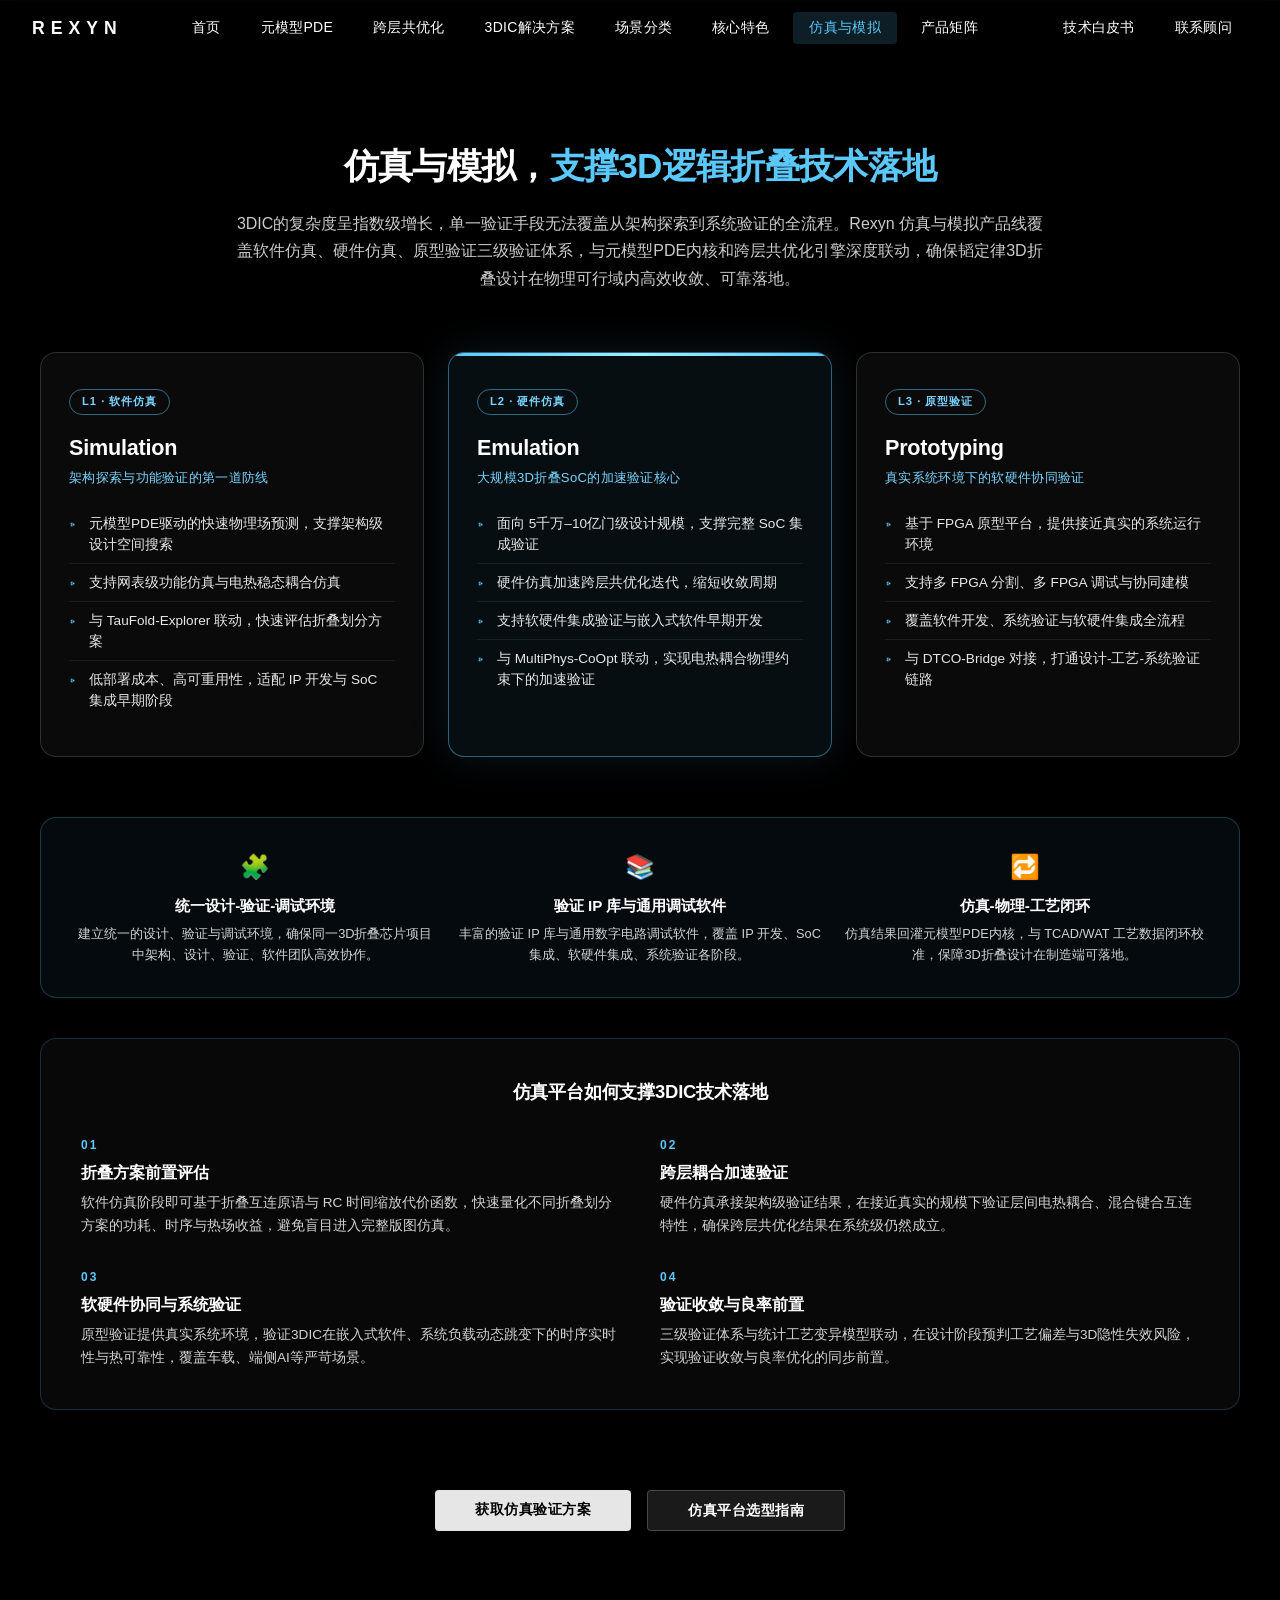
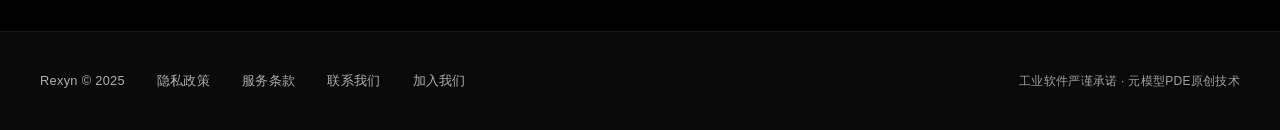
<file: simulation.html>
<!DOCTYPE html>
<html lang="zh-CN">
<head>
    <meta charset="UTF-8">
    <meta name="viewport" content="width=device-width, initial-scale=1.0">
    <title>仿真与模拟 | Rexyn</title>
    <link rel="stylesheet" href="style.css">
</head>
<body>

    <nav class="nav-fixed">
        <div class="nav-inner">
            <div class="nav-logo">REXYN</div>
            <div class="nav-center">
                <a href="index.html" target="_blank" rel="noopener">首页</a>
                <a href="pde.html" target="_blank" rel="noopener">元模型PDE</a>
                <a href="ai.html" target="_blank" rel="noopener">跨层共优化</a>
                <a href="manufacturing.html" target="_blank" rel="noopener">3DIC解决方案</a>
                <a href="scenes.html" target="_blank" rel="noopener">场景分类</a>
                <a href="features.html" target="_blank" rel="noopener">核心特色</a>
                <a href="simulation.html" target="_blank" rel="noopener" class="active">仿真与模拟</a>
                <a href="products.html" target="_blank" rel="noopener">产品矩阵</a>
            </div>
            <div class="nav-right">
                <a href="#" target="_blank" rel="noopener">技术白皮书</a>
                <a href="contact.html" target="_blank" rel="noopener">联系顾问</a>
            </div>
        </div>
    </nav>

    <section class="simulation-section" id="simulation">
        <div class="simulation-inner">
            <h2 class="simulation-title">
                仿真与模拟，<span class="accent">支撑3D逻辑折叠技术落地</span>
            </h2>
            <p class="simulation-subtitle">
                3DIC的复杂度呈指数级增长，单一验证手段无法覆盖从架构探索到系统验证的全流程。Rexyn 仿真与模拟产品线覆盖软件仿真、硬件仿真、原型验证三级验证体系，与元模型PDE内核和跨层共优化引擎深度联动，确保韬定律3D折叠设计在物理可行域内高效收敛、可靠落地。
            </p>

            <div class="sim-tier-grid">
                <div class="sim-tier-card">
                    <div class="sim-tier-badge">L1 · 软件仿真</div>
                    <h3>Simulation</h3>
                    <p class="sim-tier-sub">架构探索与功能验证的第一道防线</p>
                    <ul>
                        <li>元模型PDE驱动的快速物理场预测，支撑架构级设计空间搜索</li>
                        <li>支持网表级功能仿真与电热稳态耦合仿真</li>
                        <li>与 TauFold-Explorer 联动，快速评估折叠划分方案</li>
                        <li>低部署成本、高可重用性，适配 IP 开发与 SoC 集成早期阶段</li>
                    </ul>
                </div>

                <div class="sim-tier-card featured">
                    <div class="sim-tier-badge">L2 · 硬件仿真</div>
                    <h3>Emulation</h3>
                    <p class="sim-tier-sub">大规模3D折叠SoC的加速验证核心</p>
                    <ul>
                        <li>面向 5千万–10亿门级设计规模，支撑完整 SoC 集成验证</li>
                        <li>硬件仿真加速跨层共优化迭代，缩短收敛周期</li>
                        <li>支持软硬件集成验证与嵌入式软件早期开发</li>
                        <li>与 MultiPhys-CoOpt 联动，实现电热耦合物理约束下的加速验证</li>
                    </ul>
                </div>

                <div class="sim-tier-card">
                    <div class="sim-tier-badge">L3 · 原型验证</div>
                    <h3>Prototyping</h3>
                    <p class="sim-tier-sub">真实系统环境下的软硬件协同验证</p>
                    <ul>
                        <li>基于 FPGA 原型平台，提供接近真实的系统运行环境</li>
                        <li>支持多 FPGA 分割、多 FPGA 调试与协同建模</li>
                        <li>覆盖软件开发、系统验证与软硬件集成全流程</li>
                        <li>与 DTCO-Bridge 对接，打通设计-工艺-系统验证链路</li>
                    </ul>
                </div>
            </div>

            <div class="sim-method-bar">
                <div class="sim-method-item">
                    <div class="m-icon">🧩</div>
                    <h4>统一设计-验证-调试环境</h4>
                    <p>建立统一的设计、验证与调试环境，确保同一3D折叠芯片项目中架构、设计、验证、软件团队高效协作。</p>
                </div>
                <div class="sim-method-item">
                    <div class="m-icon">📚</div>
                    <h4>验证 IP 库与通用调试软件</h4>
                    <p>丰富的验证 IP 库与通用数字电路调试软件，覆盖 IP 开发、SoC 集成、软硬件集成、系统验证各阶段。</p>
                </div>
                <div class="sim-method-item">
                    <div class="m-icon">🔁</div>
                    <h4>仿真-物理-工艺闭环</h4>
                    <p>仿真结果回灌元模型PDE内核，与 TCAD/WAT 工艺数据闭环校准，保障3D折叠设计在制造端可落地。</p>
                </div>
            </div>

            <div class="sim-support-box">
                <div class="sim-support-title">仿真平台如何支撑3DIC技术落地</div>
                <div class="sim-support-grid">
                    <div class="sim-support-item">
                        <span class="ss-num">01</span>
                        <h4>折叠方案前置评估</h4>
                        <p>软件仿真阶段即可基于折叠互连原语与 RC 时间缩放代价函数，快速量化不同折叠划分方案的功耗、时序与热场收益，避免盲目进入完整版图仿真。</p>
                    </div>
                    <div class="sim-support-item">
                        <span class="ss-num">02</span>
                        <h4>跨层耦合加速验证</h4>
                        <p>硬件仿真承接架构级验证结果，在接近真实的规模下验证层间电热耦合、混合键合互连特性，确保跨层共优化结果在系统级仍然成立。</p>
                    </div>
                    <div class="sim-support-item">
                        <span class="ss-num">03</span>
                        <h4>软硬件协同与系统验证</h4>
                        <p>原型验证提供真实系统环境，验证3DIC在嵌入式软件、系统负载动态跳变下的时序实时性与热可靠性，覆盖车载、端侧AI等严苛场景。</p>
                    </div>
                    <div class="sim-support-item">
                        <span class="ss-num">04</span>
                        <h4>验证收敛与良率前置</h4>
                        <p>三级验证体系与统计工艺变异模型联动，在设计阶段预判工艺偏差与3D隐性失效风险，实现验证收敛与良率优化的同步前置。</p>
                    </div>
                </div>
            </div>

            <div class="product-buttons">
                <a href="#" target="_blank" rel="noopener" class="btn-product-primary">获取仿真验证方案</a>
                <a href="products.html" target="_blank" rel="noopener" class="btn-product-secondary">仿真平台选型指南</a>
            </div>
        </div>
    </section>

    <footer class="footer-tesla">
        <div class="footer-inner">
            <div class="footer-links">
                <a href="index.html" target="_blank" rel="noopener">Rexyn © 2025</a>
                <a href="#" target="_blank" rel="noopener">隐私政策</a>
                <a href="#" target="_blank" rel="noopener">服务条款</a>
                <a href="contact.html" target="_blank" rel="noopener">联系我们</a>
                <a href="#" target="_blank" rel="noopener">加入我们</a>
            </div>
            <div class="footer-copy">工业软件严谨承诺 · 元模型PDE原创技术</div>
        </div>
    </footer>

</body>
</html>
</file>
<file: style.css>
* {
    margin: 0;
    padding: 0;
    box-sizing: border-box;
}

body {
    font-family: 'Inter', 'Helvetica Neue', 'PingFang SC', 'Microsoft YaHei', sans-serif;
    background-color: #000;
    color: #fff;
    line-height: 1.4;
    -webkit-font-smoothing: antialiased;
    overflow-x: hidden;
}

/* ===== 导航 ===== */
.nav-fixed {
    position: fixed;
    top: 0;
    left: 0;
    width: 100%;
    z-index: 1000;
    display: flex;
    justify-content: center;
    align-items: center;
    height: 56px;
    background: rgba(0, 0, 0, 0.65);
    backdrop-filter: blur(20px);
    -webkit-backdrop-filter: blur(20px);
}

.nav-inner {
    width: 100%;
    max-width: 1400px;
    padding: 0 32px;
    display: flex;
    justify-content: space-between;
    align-items: center;
}

.nav-logo {
    font-size: 1.1rem;
    font-weight: 700;
    letter-spacing: 6px;
    text-transform: uppercase;
    color: #fff;
}

.nav-center {
    display: flex;
    gap: 8px;
}

.nav-center a {
    color: #fff;
    text-decoration: none;
    font-size: 0.875rem;
    font-weight: 500;
    padding: 6px 16px;
    border-radius: 4px;
    letter-spacing: 0.3px;
    transition: background 0.2s ease;
}

.nav-center a:hover {
    background: rgba(255, 255, 255, 0.1);
}

.nav-center a.active {
    background: rgba(90, 200, 250, 0.15);
    color: #5ac8fa;
}

.nav-right {
    display: flex;
    gap: 8px;
}

.nav-right a {
    color: #fff;
    text-decoration: none;
    font-size: 0.875rem;
    font-weight: 500;
    padding: 6px 16px;
    border-radius: 4px;
    letter-spacing: 0.3px;
    transition: background 0.2s ease;
}

.nav-right a:hover {
    background: rgba(255, 255, 255, 0.1);
}

/* ===== Hero ===== */
.hero-fullscreen {
    position: relative;
    height: 100vh;
    min-height: 700px;
    display: flex;
    flex-direction: column;
    justify-content: center;
    align-items: center;
    text-align: center;
    overflow: hidden;
    background: #000;
    padding: 0 24px;
}

.hero-bg {
    position: absolute;
    inset: 0;
    background:
        radial-gradient(ellipse 80% 60% at 50% 40%, rgba(90, 200, 250, 0.12) 0%, transparent 70%),
        radial-gradient(ellipse 50% 50% at 80% 70%, rgba(90, 200, 250, 0.06) 0%, transparent 60%),
        #000;
}

.hero-grid {
    position: absolute;
    inset: 0;
    background-image:
        linear-gradient(rgba(90, 200, 250, 0.04) 1px, transparent 1px),
        linear-gradient(90deg, rgba(90, 200, 250, 0.04) 1px, transparent 1px);
    background-size: 60px 60px;
    mask-image: radial-gradient(ellipse 70% 60% at 50% 50%, black 20%, transparent 75%);
    -webkit-mask-image: radial-gradient(ellipse 70% 60% at 50% 50%, black 20%, transparent 75%);
}

.hero-glow {
    position: absolute;
    width: 600px;
    height: 600px;
    border-radius: 50%;
    background: radial-gradient(circle, rgba(90, 200, 250, 0.15) 0%, transparent 70%);
    top: 50%;
    left: 50%;
    transform: translate(-50%, -50%);
    animation: breathe 8s ease-in-out infinite;
    filter: blur(60px);
}

@keyframes breathe {
    0%, 100% { opacity: 0.6; transform: translate(-50%, -50%) scale(1); }
    50% { opacity: 1; transform: translate(-50%, -50%) scale(1.15); }
}

.hero-content {
    position: relative;
    z-index: 2;
    max-width: 900px;
}

.hero-label {
    font-size: 0.8rem;
    letter-spacing: 4px;
    text-transform: uppercase;
    color: #5ac8fa;
    margin-bottom: 20px;
    font-weight: 500;
}

.hero-fullscreen h1 {
    font-size: clamp(2.5rem, 6vw, 4.5rem);
    font-weight: 600;
    line-height: 1.15;
    letter-spacing: -0.03em;
    margin-bottom: 20px;
}

.hero-fullscreen h1 .accent {
    background: linear-gradient(120deg, #5ac8fa 0%, #a0f0ff 50%, #5ac8fa 100%);
    -webkit-background-clip: text;
    -webkit-text-fill-color: transparent;
    background-clip: text;
    background-size: 200% auto;
    animation: shine 5s linear infinite;
}

@keyframes shine {
    0% { background-position: 0% center; }
    100% { background-position: 200% center; }
}

.hero-fullscreen .hero-desc {
    font-size: clamp(1rem, 1.5vw, 1.2rem);
    color: rgba(255, 255, 255, 0.88);
    max-width: 720px;
    margin: 0 auto 40px;
    font-weight: 300;
    line-height: 1.6;
}

.hero-buttons {
    display: flex;
    gap: 16px;
    justify-content: center;
    flex-wrap: wrap;
}

.btn-tesla-primary {
    display: inline-block;
    background: #fff;
    color: #000;
    padding: 12px 48px;
    border-radius: 4px;
    font-size: 0.9rem;
    font-weight: 600;
    letter-spacing: 0.5px;
    text-decoration: none;
    transition: all 0.25s ease;
    min-width: 200px;
    text-align: center;
}

.btn-tesla-primary:hover {
    background: #e0e0e0;
}

.btn-tesla-secondary {
    display: inline-block;
    background: rgba(255, 255, 255, 0.1);
    color: #fff;
    padding: 12px 48px;
    border-radius: 4px;
    font-size: 0.9rem;
    font-weight: 600;
    letter-spacing: 0.5px;
    text-decoration: none;
    transition: all 0.25s ease;
    min-width: 200px;
    text-align: center;
    backdrop-filter: blur(10px);
    border: 1px solid rgba(255, 255, 255, 0.1);
}

.btn-tesla-secondary:hover {
    background: rgba(255, 255, 255, 0.2);
}

.scroll-hint {
    position: absolute;
    bottom: 32px;
    left: 50%;
    transform: translateX(-50%);
    color: rgba(255, 255, 255, 0.6);
    font-size: 1.2rem;
    animation: bounce 2s infinite;
    z-index: 2;
}

@keyframes bounce {
    0%, 100% { transform: translateX(-50%) translateY(0); }
    50% { transform: translateX(-50%) translateY(8px); }
}

/* ===== 产品板块 ===== */
.product-section {
    position: relative;
    min-height: 100vh;
    display: flex;
    flex-direction: column;
    justify-content: center;
    align-items: center;
    text-align: center;
    overflow: hidden;
    padding: 140px 24px 60px;
}

.product-section .bg-layer {
    position: absolute;
    inset: 0;
    z-index: 0;
}

.product-section .content-layer {
    position: relative;
    z-index: 2;
    max-width: 1100px;
    width: 100%;
}

.product-text-desc {
    max-width: 800px;
    margin: 20px auto 0;
    padding: 24px;
    background: rgba(255, 255, 255, 0.04);
    border: 1px solid rgba(90, 200, 250, 0.2);
    border-radius: 8px;
    color: rgba(255, 255, 255, 0.92);
    line-height: 1.8;
    font-size: 0.95rem;
    text-align: left;
}

.product-section h2 {
    font-size: clamp(2rem, 4vw, 3.2rem);
    font-weight: 600;
    letter-spacing: -0.02em;
    margin-bottom: 12px;
}

.product-section .subtitle {
    font-size: 1rem;
    color: rgba(255, 255, 255, 0.85);
    margin-bottom: 8px;
    font-weight: 400;
}

.product-buttons {
    display: flex;
    gap: 16px;
    justify-content: center;
    flex-wrap: wrap;
    margin-top: 80px;
}

.btn-product-primary {
    display: inline-block;
    background: rgba(255, 255, 255, 0.9);
    color: #000;
    padding: 10px 40px;
    border-radius: 4px;
    font-size: 0.85rem;
    font-weight: 600;
    letter-spacing: 0.5px;
    text-decoration: none;
    transition: all 0.25s ease;
    min-width: 180px;
    text-align: center;
}

.btn-product-primary:hover {
    background: #fff;
}

.btn-product-secondary {
    display: inline-block;
    background: rgba(255, 255, 255, 0.1);
    color: #fff;
    padding: 10px 40px;
    border-radius: 4px;
    font-size: 0.85rem;
    font-weight: 600;
    letter-spacing: 0.5px;
    text-decoration: none;
    transition: all 0.25s ease;
    min-width: 180px;
    text-align: center;
    border: 1px solid rgba(255, 255, 255, 0.2);
}

.btn-product-secondary:hover {
    background: rgba(255, 255, 255, 0.2);
}

.bg-pde {
    background:
        radial-gradient(ellipse 70% 50% at 50% 30%, rgba(90, 200, 250, 0.1) 0%, transparent 70%),
        linear-gradient(180deg, #0a0a0a 0%, #000 100%);
}

.bg-pde::after {
    content: '';
    position: absolute;
    inset: 0;
    background-image:
        linear-gradient(rgba(90, 200, 250, 0.03) 1px, transparent 1px),
        linear-gradient(90deg, rgba(90, 200, 250, 0.03) 1px, transparent 1px);
    background-size: 50px 50px;
    mask-image: radial-gradient(ellipse 60% 60% at 50% 50%, black 10%, transparent 70%);
    -webkit-mask-image: radial-gradient(ellipse 60% 60% at 50% 50%, black 10%, transparent 70%);
}

.bg-ai {
    background:
        radial-gradient(ellipse 80% 60% at 30% 60%, rgba(90, 200, 250, 0.08) 0%, transparent 60%),
        radial-gradient(ellipse 60% 50% at 80% 30%, rgba(160, 240, 255, 0.05) 0%, transparent 60%),
        #000;
}

.bg-ai::after {
    content: '';
    position: absolute;
    inset: 0;
    background:
        repeating-linear-gradient(0deg, transparent, transparent 40px, rgba(90, 200, 250, 0.02) 40px, rgba(90, 200, 250, 0.02) 41px),
        repeating-linear-gradient(90deg, transparent, transparent 40px, rgba(90, 200, 250, 0.02) 40px, rgba(90, 200, 250, 0.02) 41px);
    mask-image: radial-gradient(ellipse 60% 60% at 50% 50%, black 10%, transparent 70%);
    -webkit-mask-image: radial-gradient(ellipse 60% 60% at 50% 50%, black 10%, transparent 70%);
}

.bg-manufacturing {
    background:
        radial-gradient(ellipse 90% 60% at 50% 70%, rgba(90, 200, 250, 0.06) 0%, transparent 65%),
        #000;
}

.bg-manufacturing::after {
    content: '';
    position: absolute;
    inset: 0;
    background-image:
        radial-gradient(circle at 20% 80%, rgba(90, 200, 250, 0.05) 0%, transparent 40%),
        radial-gradient(circle at 80% 20%, rgba(90, 200, 250, 0.05) 0%, transparent 40%);
}

/* ===== 词云 ===== */
.word-cloud {
    position: relative;
    width: 100%;
    max-width: 900px;
    height: 170px;
    margin: 24px auto 16px;
    display: block;
}

.word-cloud::before {
    content: '';
    position: absolute;
    top: 50%;
    left: 50%;
    width: 53%;
    height: 48%;
    transform: translate(-50%, -50%);
    border-radius: 50%;
    border: 1px dashed rgba(90, 200, 250, 0.1);
    pointer-events: none;
    z-index: 1;
}

.word-cloud::after {
    content: '';
    position: absolute;
    top: 50%;
    left: 50%;
    width: 42%;
    height: 36%;
    transform: translate(-50%, -50%);
    border-radius: 50%;
    background: radial-gradient(ellipse at center,
        rgba(90, 200, 250, 0.08) 0%,
        transparent 70%);
    pointer-events: none;
    filter: blur(30px);
    z-index: 0;
}

.word-cloud .kw {
    position: absolute;
    top: 50%;
    left: 50%;
    display: inline-block;
    white-space: nowrap;
    line-height: 1;
    letter-spacing: -0.02em;
    cursor: default;
    transition: color 0.3s ease, transform 0.3s ease;
    transform:
        translate(-50%, -50%)
        rotate(var(--angle))
        translateX(var(--rx))
        translateY(var(--ry))
        rotate(calc(-1 * var(--angle)));
    z-index: 2;
}

.word-cloud .kw:hover {
    color: #5ac8fa !important;
    transform:
        translate(-50%, -50%)
        rotate(var(--angle))
        translateX(var(--rx))
        translateY(var(--ry))
        rotate(calc(-1 * var(--angle)))
        scale(1.12);
}

.word-cloud .kw-xl {
    font-size: 1.6rem;
    font-weight: 600;
    color: rgba(90, 200, 250, 0.98);
    letter-spacing: -0.02em;
}

.word-cloud .kw-lg {
    font-size: 1.15rem;
    font-weight: 500;
    color: rgba(255, 255, 255, 0.95);
}

.word-cloud .kw-md {
    font-size: 0.9rem;
    font-weight: 400;
    color: rgba(255, 255, 255, 0.82);
}

.word-cloud .kw-sm {
    font-size: 0.78rem;
    font-weight: 300;
    color: rgba(255, 255, 255, 0.72);
}

.word-cloud .kw-xs {
    font-size: 0.69rem;
    font-weight: 300;
    color: rgba(255, 255, 255, 0.6);
}

.word-cloud .kw-accent {
    color: #5ac8fa;
    font-weight: 500;
}

/* ===== 数据参数 ===== */
.specs-bar {
    background: #0a0a0a;
    padding: 80px 40px;
    border-top: 1px solid rgba(255, 255, 255, 0.06);
}

.specs-inner {
    max-width: 1200px;
    margin: 0 auto;
    display: grid;
    grid-template-columns: repeat(4, 1fr);
    gap: 40px;
    text-align: center;
}

.spec-item .spec-value {
    font-size: 2.4rem;
    font-weight: 600;
    color: #fff;
    letter-spacing: -0.02em;
    line-height: 1;
}

.spec-item .spec-value .unit {
    font-size: 1rem;
    color: #5ac8fa;
    font-weight: 500;
    margin-left: 4px;
}

.spec-item .spec-label {
    font-size: 0.8rem;
    color: #b0b0b0;
    margin-top: 10px;
    letter-spacing: 1px;
    text-transform: uppercase;
}

/* ===== 场景分类 ===== */
.scenes-section {
    background: #000;
    padding: 140px 40px 100px;
    border-top: 1px solid rgba(255, 255, 255, 0.06);
}

.scenes-inner {
    max-width: 1200px;
    margin: 0 auto;
}

.scenes-title {
    font-size: 2.2rem;
    font-weight: 600;
    letter-spacing: -0.02em;
    margin-bottom: 20px;
    text-align: center;
}

.scenes-title .accent {
    color: #5ac8fa;
}

.scenes-subtitle {
    text-align: center;
    color: rgba(255, 255, 255, 0.8);
    font-size: 1rem;
    font-weight: 300;
    margin-bottom: 60px;
    max-width: 760px;
    margin-left: auto;
    margin-right: auto;
    line-height: 1.6;
}

.scenes-grid {
    display: grid;
    grid-template-columns: repeat(3, 1fr);
    gap: 24px;
}

.scene-card {
    position: relative;
    padding: 32px 26px;
    background: rgba(255, 255, 255, 0.04);
    border: 1px solid rgba(255, 255, 255, 0.15);
    border-radius: 16px;
    transition: all 0.3s ease;
    overflow: hidden;
}

.scene-card::before {
    content: '';
    position: absolute;
    top: 0;
    left: 0;
    width: 100%;
    height: 3px;
    background: linear-gradient(90deg, #5ac8fa, #a0f0ff, #5ac8fa);
    opacity: 0;
    transition: opacity 0.3s ease;
}

.scene-card:hover {
    border-color: rgba(90, 200, 250, 0.4);
    background: rgba(90, 200, 250, 0.06);
    transform: translateY(-4px);
}

.scene-card:hover::before {
    opacity: 1;
}

.scene-card .s-icon {
    font-size: 1.6rem;
    margin-bottom: 16px;
}

.scene-card h3 {
    font-size: 1.1rem;
    font-weight: 600;
    margin-bottom: 6px;
    letter-spacing: -0.01em;
    color: #fff;
}

.scene-card .s-sub {
    font-size: 0.78rem;
    color: #7ad4ff;
    margin-bottom: 18px;
    letter-spacing: 0.4px;
    font-weight: 500;
}

.scene-card .s-block {
    margin-bottom: 14px;
}

.scene-card .s-label {
    font-size: 0.7rem;
    color: #5ac8fa;
    letter-spacing: 1.2px;
    text-transform: uppercase;
    margin-bottom: 6px;
    font-weight: 600;
}

.scene-card .s-text {
    font-size: 0.82rem;
    color: rgba(255, 255, 255, 0.85);
    line-height: 1.6;
    font-weight: 300;
}

.scene-card .s-priority {
    display: flex;
    flex-wrap: wrap;
    gap: 6px;
    margin-top: 8px;
}

.scene-card .s-priority span {
    font-size: 0.68rem;
    color: rgba(255, 255, 255, 0.9);
    background: rgba(90, 200, 250, 0.12);
    border: 1px solid rgba(90, 200, 250, 0.25);
    padding: 3px 8px;
    border-radius: 10px;
    letter-spacing: 0.3px;
}

.scene-card .s-priority span:first-child {
    background: rgba(90, 200, 250, 0.22);
    border-color: rgba(90, 200, 250, 0.5);
    color: #a0f0ff;
    font-weight: 500;
}

/* ===== 核心特色 ===== */
.features-section {
    background: #000;
    padding: 140px 40px 100px;
    border-top: 1px solid rgba(255, 255, 255, 0.06);
}

.features-inner {
    max-width: 1200px;
    margin: 0 auto;
}

.features-title {
    font-size: 2.2rem;
    font-weight: 600;
    letter-spacing: -0.02em;
    margin-bottom: 20px;
    text-align: center;
}

.features-title .accent {
    color: #5ac8fa;
}

.features-subtitle {
    text-align: center;
    color: rgba(255, 255, 255, 0.8);
    font-size: 1rem;
    font-weight: 300;
    margin-bottom: 60px;
    max-width: 700px;
    margin-left: auto;
    margin-right: auto;
}

.features-grid {
    display: grid;
    grid-template-columns: repeat(2, 1fr);
    gap: 0;
    border-top: 1px solid rgba(255, 255, 255, 0.08);
}

.feature-row {
    padding: 32px 40px;
    border-bottom: 1px solid rgba(255, 255, 255, 0.08);
    border-right: 1px solid rgba(255, 255, 255, 0.08);
    transition: background 0.3s ease;
}

.feature-row:nth-child(2n) {
    border-right: none;
}

.feature-row:hover {
    background: rgba(90, 200, 250, 0.04);
}

.feature-text-top {
    color: #5ac8fa;
    font-size: 0.9rem;
    margin-bottom: 12px;
    font-weight: 500;
}

.feature-row .f-num {
    font-size: 0.75rem;
    color: #5ac8fa;
    letter-spacing: 2px;
    margin-bottom: 12px;
    font-weight: 600;
}

.feature-row h3 {
    font-size: 1.1rem;
    font-weight: 500;
    margin-bottom: 10px;
    color: #fff;
}

.feature-row p {
    font-size: 0.85rem;
    color: rgba(255, 255, 255, 0.78);
    line-height: 1.6;
    font-weight: 300;
}

/* ===== 仿真与模拟 ===== */
.simulation-section {
    background: #000;
    padding: 140px 40px 100px;
    border-top: 1px solid rgba(255, 255, 255, 0.06);
}

.simulation-inner {
    max-width: 1200px;
    margin: 0 auto;
}

.simulation-title {
    font-size: 2.2rem;
    font-weight: 600;
    letter-spacing: -0.02em;
    margin-bottom: 20px;
    text-align: center;
}

.simulation-title .accent {
    color: #5ac8fa;
}

.simulation-subtitle {
    text-align: center;
    color: rgba(255, 255, 255, 0.8);
    font-size: 1rem;
    font-weight: 300;
    margin-bottom: 60px;
    max-width: 820px;
    margin-left: auto;
    margin-right: auto;
    line-height: 1.7;
}

.sim-tier-grid {
    display: grid;
    grid-template-columns: repeat(3, 1fr);
    gap: 24px;
    margin-bottom: 60px;
}

.sim-tier-card {
    position: relative;
    padding: 36px 28px;
    background: rgba(255, 255, 255, 0.04);
    border: 1px solid rgba(255, 255, 255, 0.15);
    border-radius: 16px;
    transition: all 0.3s ease;
    overflow: hidden;
}

.sim-tier-card::before {
    content: '';
    position: absolute;
    top: 0;
    left: 0;
    width: 100%;
    height: 3px;
    background: linear-gradient(90deg, #5ac8fa, #a0f0ff, #5ac8fa);
    opacity: 0;
    transition: opacity 0.3s ease;
}

.sim-tier-card:hover {
    border-color: rgba(90, 200, 250, 0.4);
    background: rgba(90, 200, 250, 0.06);
    transform: translateY(-4px);
}

.sim-tier-card:hover::before {
    opacity: 1;
}

.sim-tier-card.featured {
    border-color: rgba(90, 200, 250, 0.45);
    background: rgba(90, 200, 250, 0.07);
    box-shadow: 0 0 40px rgba(90, 200, 250, 0.12);
}

.sim-tier-card.featured::before {
    opacity: 1;
}

.sim-tier-badge {
    display: inline-block;
    font-size: 0.7rem;
    letter-spacing: 1px;
    text-transform: uppercase;
    color: #7ad4ff;
    border: 1px solid rgba(90, 200, 250, 0.5);
    padding: 4px 12px;
    border-radius: 20px;
    margin-bottom: 18px;
    font-weight: 600;
}

.sim-tier-card h3 {
    font-size: 1.35rem;
    font-weight: 600;
    margin-bottom: 6px;
    letter-spacing: -0.01em;
    color: #fff;
}

.sim-tier-card .sim-tier-sub {
    font-size: 0.82rem;
    color: #7ad4ff;
    margin-bottom: 18px;
    font-weight: 500;
    letter-spacing: 0.3px;
}

.sim-tier-card ul {
    list-style: none;
    padding: 0;
}

.sim-tier-card ul li {
    position: relative;
    padding: 8px 0 8px 20px;
    font-size: 0.85rem;
    color: rgba(255, 255, 255, 0.9);
    line-height: 1.55;
    border-bottom: 1px solid rgba(255, 255, 255, 0.08);
    font-weight: 300;
}

.sim-tier-card ul li:last-child {
    border-bottom: none;
}

.sim-tier-card ul li::before {
    content: '▹';
    position: absolute;
    left: 0;
    color: #5ac8fa;
    font-size: 0.9rem;
}

.sim-method-bar {
    display: grid;
    grid-template-columns: repeat(3, 1fr);
    gap: 20px;
    padding: 32px;
    background: rgba(90, 200, 250, 0.05);
    border: 1px solid rgba(90, 200, 250, 0.25);
    border-radius: 16px;
    margin-bottom: 40px;
}

.sim-method-item {
    text-align: center;
}

.sim-method-item .m-icon {
    font-size: 1.5rem;
    margin-bottom: 12px;
}

.sim-method-item h4 {
    font-size: 0.95rem;
    font-weight: 600;
    margin-bottom: 8px;
    color: #fff;
}

.sim-method-item p {
    font-size: 0.8rem;
    color: rgba(255, 255, 255, 0.82);
    line-height: 1.6;
    font-weight: 300;
}

.sim-support-box {
    padding: 40px;
    background: rgba(255, 255, 255, 0.03);
    border: 1px solid rgba(90, 200, 250, 0.2);
    border-radius: 16px;
    margin-bottom: 60px;
}

.sim-support-title {
    font-size: 1.15rem;
    font-weight: 600;
    color: #fff;
    margin-bottom: 28px;
    letter-spacing: -0.01em;
    text-align: center;
}

.sim-support-grid {
    display: grid;
    grid-template-columns: repeat(2, 1fr);
    gap: 28px 40px;
}

.sim-support-item .ss-num {
    display: inline-block;
    font-size: 0.75rem;
    font-weight: 600;
    color: #5ac8fa;
    letter-spacing: 2px;
    margin-bottom: 8px;
}

.sim-support-item h4 {
    font-size: 1rem;
    font-weight: 600;
    margin-bottom: 8px;
    color: #fff;
}

.sim-support-item p {
    font-size: 0.85rem;
    color: rgba(255, 255, 255, 0.82);
    line-height: 1.65;
    font-weight: 300;
}

/* ===== 产品矩阵 ===== */
.products-section {
    background: #000;
    padding: 140px 40px 100px;
    border-top: 1px solid rgba(255, 255, 255, 0.06);
}

.products-inner {
    max-width: 1200px;
    margin: 0 auto;
}

.products-title {
    font-size: 2.2rem;
    font-weight: 600;
    letter-spacing: -0.02em;
    margin-bottom: 20px;
    text-align: center;
}

.products-title .accent {
    color: #5ac8fa;
}

.products-subtitle {
    text-align: center;
    color: rgba(255, 255, 255, 0.8);
    font-size: 1rem;
    font-weight: 300;
    margin-bottom: 60px;
    max-width: 760px;
    margin-left: auto;
    margin-right: auto;
    line-height: 1.6;
}

.products-grid {
    display: grid;
    grid-template-columns: repeat(3, 1fr);
    gap: 24px;
    margin-bottom: 60px;
}

.product-card {
    position: relative;
    padding: 36px 28px;
    background: rgba(255, 255, 255, 0.04);
    border: 1px solid rgba(255, 255, 255, 0.15);
    border-radius: 16px;
    transition: all 0.3s ease;
    overflow: hidden;
}

.product-card::before {
    content: '';
    position: absolute;
    top: 0;
    left: 0;
    width: 100%;
    height: 3px;
    background: linear-gradient(90deg, #5ac8fa, #a0f0ff, #5ac8fa);
    opacity: 0;
    transition: opacity 0.3s ease;
}

.product-card:hover {
    border-color: rgba(90, 200, 250, 0.4);
    background: rgba(90, 200, 250, 0.06);
    transform: translateY(-4px);
}

.product-card:hover::before {
    opacity: 1;
}

.product-card.featured {
    border-color: rgba(90, 200, 250, 0.45);
    background: rgba(90, 200, 250, 0.07);
    box-shadow: 0 0 40px rgba(90, 200, 250, 0.12);
}

.product-card.featured::before {
    opacity: 1;
}

.product-card .p-badge {
    display: inline-block;
    font-size: 0.7rem;
    letter-spacing: 1px;
    text-transform: uppercase;
    color: #7ad4ff;
    border: 1px solid rgba(90, 200, 250, 0.5);
    padding: 4px 12px;
    border-radius: 20px;
    margin-bottom: 20px;
    font-weight: 600;
}

.product-card h3 {
    font-size: 1.3rem;
    font-weight: 600;
    margin-bottom: 8px;
    letter-spacing: -0.01em;
    color: #fff;
}

.product-card .p-sub {
    font-size: 0.85rem;
    color: rgba(255, 255, 255, 0.82);
    margin-bottom: 20px;
    font-weight: 300;
    line-height: 1.5;
}

.product-card ul {
    list-style: none;
    padding: 0;
}

.product-card ul li {
    position: relative;
    padding: 8px 0 8px 20px;
    font-size: 0.85rem;
    color: rgba(255, 255, 255, 0.9);
    line-height: 1.5;
    border-bottom: 1px solid rgba(255, 255, 255, 0.08);
    font-weight: 300;
}

.product-card ul li:last-child {
    border-bottom: none;
}

.product-card ul li::before {
    content: '▹';
    position: absolute;
    left: 0;
    color: #5ac8fa;
    font-size: 0.9rem;
}

.product-card .p-footer {
    margin-top: 24px;
    font-size: 0.75rem;
    color: rgba(255, 255, 255, 0.72);
    letter-spacing: 0.5px;
}

.kits-grid {
    display: grid;
    grid-template-columns: repeat(4, 1fr);
    gap: 20px;
    margin-bottom: 60px;
}

.kit-card {
    padding: 28px 22px;
    background: rgba(255, 255, 255, 0.04);
    border: 1px solid rgba(255, 255, 255, 0.15);
    border-radius: 12px;
    transition: all 0.3s ease;
}

.kit-card:hover {
    border-color: rgba(90, 200, 250, 0.4);
    background: rgba(90, 200, 250, 0.06);
    transform: translateY(-4px);
}

.kit-card .k-icon {
    font-size: 1.5rem;
    margin-bottom: 16px;
}

.kit-card h4 {
    font-size: 1rem;
    font-weight: 600;
    margin-bottom: 8px;
    color: #fff;
    letter-spacing: -0.01em;
}

.kit-card .k-sub {
    font-size: 0.75rem;
    color: #7ad4ff;
    margin-bottom: 14px;
    letter-spacing: 0.5px;
    font-weight: 500;
}

.kit-card p {
    font-size: 0.8rem;
    color: rgba(255, 255, 255, 0.82);
    line-height: 1.6;
    font-weight: 300;
}

.extras-bar {
    display: grid;
    grid-template-columns: repeat(3, 1fr);
    gap: 20px;
    padding: 32px;
    background: rgba(90, 200, 250, 0.05);
    border: 1px solid rgba(90, 200, 250, 0.25);
    border-radius: 16px;
}

.extra-item {
    text-align: center;
}

.extra-item .e-icon {
    font-size: 1.5rem;
    margin-bottom: 12px;
}

.extra-item h4 {
    font-size: 0.95rem;
    font-weight: 600;
    margin-bottom: 8px;
    color: #fff;
}

.extra-item p {
    font-size: 0.8rem;
    color: rgba(255, 255, 255, 0.82);
    line-height: 1.6;
    font-weight: 300;
}

/* ===== 宣言 ===== */
.manifesto-section {
    background: #000;
    padding: 120px 40px;
    text-align: center;
    border-top: 1px solid rgba(255, 255, 255, 0.06);
}

.manifesto-section blockquote {
    font-size: clamp(1.6rem, 3.5vw, 2.6rem);
    font-weight: 300;
    line-height: 1.35;
    max-width: 900px;
    margin: 0 auto 24px;
    letter-spacing: -0.02em;
}

.manifesto-section blockquote strong {
    font-weight: 600;
}

.manifesto-section blockquote .blue {
    color: #5ac8fa;
    font-weight: 500;
}

.manifesto-section .author {
    font-size: 0.8rem;
    color: #b0b0b0;
    letter-spacing: 3px;
    text-transform: uppercase;
}

/* ===== 页脚 ===== */
.footer-tesla {
    background: #0a0a0a;
    padding: 40px;
    border-top: 1px solid rgba(255, 255, 255, 0.06);
}

.footer-inner {
    max-width: 1200px;
    margin: 0 auto;
    display: flex;
    justify-content: space-between;
    align-items: center;
    flex-wrap: wrap;
    gap: 20px;
}

.footer-links {
    display: flex;
    gap: 32px;
    flex-wrap: wrap;
}

.footer-links a {
    color: #b0b0b0;
    text-decoration: none;
    font-size: 0.8rem;
    font-weight: 500;
    letter-spacing: 0.3px;
    transition: color 0.2s;
}

.footer-links a:hover {
    color: #fff;
}

.footer-copy {
    color: #a0a0a0;
    font-size: 0.75rem;
    letter-spacing: 0.3px;
}

/* ===== 响应式 ===== */
@media (max-width: 1024px) {
    .specs-inner {
        grid-template-columns: repeat(2, 1fr);
        gap: 50px;
    }
    .products-grid {
        grid-template-columns: 1fr;
    }
    .kits-grid {
        grid-template-columns: repeat(2, 1fr);
    }
    .extras-bar {
        grid-template-columns: 1fr;
        gap: 32px;
    }
    .scenes-grid {
        grid-template-columns: repeat(2, 1fr);
    }
    .sim-tier-grid {
        grid-template-columns: 1fr;
    }
    .sim-method-bar {
        grid-template-columns: 1fr;
        gap: 32px;
    }
}

@media (max-width: 768px) {
    .nav-center {
        display: none;
    }

    .nav-inner {
        padding: 0 20px;
    }

    .hero-fullscreen {
        min-height: 600px;
    }

    .hero-buttons {
        flex-direction: column;
        align-items: center;
    }

    .btn-tesla-primary,
    .btn-tesla-secondary {
        width: 100%;
        max-width: 320px;
    }

    .product-section {
        padding: 120px 20px 40px;
    }

    .product-buttons {
        flex-direction: column;
        align-items: center;
        margin-top: 60px;
    }

    .btn-product-primary,
    .btn-product-secondary {
        width: 100%;
        max-width: 320px;
    }

    .features-grid {
        grid-template-columns: 1fr;
    }

    .feature-row {
        border-right: none;
        padding: 24px 20px;
    }

    .specs-inner {
        grid-template-columns: 1fr 1fr;
        gap: 40px;
        padding: 0 10px;
    }

    .spec-item .spec-value {
        font-size: 1.8rem;
    }

    .footer-inner {
        flex-direction: column;
        text-align: center;
    }

    .footer-links {
        justify-content: center;
        gap: 20px;
    }

    .word-cloud {
        height: 140px;
        transform: scale(0.85);
        transform-origin: center center;
        margin: 0 auto;
    }
    .word-cloud .kw-xl { font-size: 1.2rem; }
    .word-cloud .kw-lg { font-size: 0.92rem; }
    .word-cloud .kw-md { font-size: 0.78rem; }
    .word-cloud .kw-sm { font-size: 0.7rem; }
    .word-cloud .kw-xs { font-size: 0.62rem; }

    .products-section {
        padding: 120px 20px 80px;
    }
    .kits-grid {
        grid-template-columns: 1fr;
    }

    .scenes-section {
        padding: 120px 20px 80px;
    }
    .scenes-grid {
        grid-template-columns: 1fr;
    }

    .simulation-section {
        padding: 120px 20px 80px;
    }
    .sim-support-box {
        padding: 28px 20px;
    }
    .sim-support-grid {
        grid-template-columns: 1fr;
        gap: 24px;
    }

    .features-section {
        padding: 120px 20px 80px;
    }
}

@media (max-width: 480px) {
    .specs-inner {
        grid-template-columns: 1fr;
    }

    .hero-fullscreen h1 {
        font-size: 2rem;
    }

    .word-cloud {
        height: 120px;
        transform: scale(0.7);
    }
}

html {
    scroll-behavior: smooth;
}

::-webkit-scrollbar {
    width: 6px;
    background: #000;
}

::-webkit-scrollbar-thumb {
    background: #222;
    border-radius: 3px;
}

::-webkit-scrollbar-thumb:hover {
    background: #5ac8fa;
}


/* ===== 联系顾问 ===== */
.contact-section {
    background: #000;
    padding: 140px 40px 100px;
    border-top: 1px solid rgba(255, 255, 255, 0.06);
}

.contact-inner {
    max-width: 1200px;
    margin: 0 auto;
}

.contact-title {
    font-size: 2.2rem;
    font-weight: 600;
    letter-spacing: -0.02em;
    margin-bottom: 20px;
    text-align: center;
}

.contact-title .accent {
    color: #5ac8fa;
}

.contact-subtitle {
    text-align: center;
    color: rgba(255, 255, 255, 0.8);
    font-size: 1rem;
    font-weight: 300;
    margin-bottom: 60px;
    max-width: 760px;
    margin-left: auto;
    margin-right: auto;
    line-height: 1.7;
}

.contact-grid {
    display: grid;
    grid-template-columns: repeat(3, 1fr);
    gap: 24px;
    margin-bottom: 60px;
}

.advisor-card {
    position: relative;
    padding: 36px 28px;
    background: rgba(255, 255, 255, 0.04);
    border: 1px solid rgba(255, 255, 255, 0.15);
    border-radius: 16px;
    transition: all 0.3s ease;
    overflow: hidden;
    text-align: center;
}

.advisor-card::before {
    content: '';
    position: absolute;
    top: 0;
    left: 0;
    width: 100%;
    height: 3px;
    background: linear-gradient(90deg, #5ac8fa, #a0f0ff, #5ac8fa);
    opacity: 0;
    transition: opacity 0.3s ease;
}

.advisor-card:hover {
    border-color: rgba(90, 200, 250, 0.4);
    background: rgba(90, 200, 250, 0.06);
    transform: translateY(-4px);
}

.advisor-card:hover::before {
    opacity: 1;
}

.advisor-avatar {
    font-size: 2.6rem;
    margin-bottom: 16px;
}

.advisor-card h3 {
    font-size: 1.25rem;
    font-weight: 600;
    color: #fff;
    margin-bottom: 6px;
}

.advisor-role {
    font-size: 0.8rem;
    color: #7ad4ff;
    font-weight: 500;
    letter-spacing: 0.4px;
    margin-bottom: 20px;
}

.advisor-divider {
    width: 40px;
    height: 1px;
    background: rgba(90, 200, 250, 0.3);
    margin: 0 auto 20px;
}

.advisor-info {
    text-align: left;
    margin-bottom: 18px;
}

.ai-row {
    display: flex;
    justify-content: space-between;
    align-items: center;
    padding: 6px 0;
    font-size: 0.82rem;
    border-bottom: 1px dashed rgba(255, 255, 255, 0.08);
}

.ai-row:last-child {
    border-bottom: none;
}

.ai-label {
    color: #5ac8fa;
    font-weight: 500;
    letter-spacing: 0.5px;
    flex-shrink: 0;
    margin-right: 12px;
}

.ai-value {
    color: rgba(255, 255, 255, 0.9);
    font-weight: 300;
    word-break: break-all;
    text-align: right;
}

.advisor-desc {
    font-size: 0.82rem;
    color: rgba(255, 255, 255, 0.78);
    line-height: 1.65;
    font-weight: 300;
    text-align: left;
    padding-top: 16px;
    border-top: 1px solid rgba(255, 255, 255, 0.08);
}

.contact-cta-box {
    padding: 48px 40px;
    background: rgba(90, 200, 250, 0.05);
    border: 1px solid rgba(90, 200, 250, 0.25);
    border-radius: 16px;
    text-align: center;
}

.contact-cta-title {
    font-size: 1.3rem;
    font-weight: 600;
    color: #fff;
    margin-bottom: 14px;
    letter-spacing: -0.01em;
}

.contact-cta-desc {
    font-size: 0.9rem;
    color: rgba(255, 255, 255, 0.82);
    line-height: 1.7;
    font-weight: 300;
    max-width: 640px;
    margin: 0 auto;
}

@media (max-width: 1024px) {
    .contact-grid {
        grid-template-columns: 1fr;
    }
}

@media (max-width: 768px) {
    .contact-section {
        padding: 120px 20px 80px;
    }
    .contact-cta-box {
        padding: 32px 20px;
    }
}
</file>
<file: trg-tcad/assets/index-kpGh_Z3d.css>
:root{--el-color-white:#fff;--el-color-black:#000;--el-color-primary-rgb:64, 158, 255;--el-color-success-rgb:103, 194, 58;--el-color-warning-rgb:230, 162, 60;--el-color-danger-rgb:245, 108, 108;--el-color-error-rgb:245, 108, 108;--el-color-info-rgb:144, 147, 153;--el-font-size-extra-large:20px;--el-font-size-large:18px;--el-font-size-medium:16px;--el-font-size-base:14px;--el-font-size-small:13px;--el-font-size-extra-small:12px;--el-font-family:"Helvetica Neue", Helvetica, "PingFang SC", "Hiragino Sans GB", "Microsoft YaHei", "微软雅黑", Arial, sans-serif;--el-font-weight-primary:500;--el-font-line-height-primary:24px;--el-index-normal:1;--el-index-top:1000;--el-index-popper:2000;--el-border-radius-base:4px;--el-border-radius-small:2px;--el-border-radius-round:20px;--el-border-radius-circle:100%;--el-transition-duration:.3s;--el-transition-duration-fast:.2s;--el-transition-function-ease-in-out-bezier:cubic-bezier(.645, .045, .355, 1);--el-transition-function-fast-bezier:cubic-bezier(.23, 1, .32, 1);--el-transition-all:all var(--el-transition-duration) var(--el-transition-function-ease-in-out-bezier);--el-transition-fade:opacity var(--el-transition-duration) var(--el-transition-function-fast-bezier);--el-transition-md-fade:transform var(--el-transition-duration) var(--el-transition-function-fast-bezier), opacity var(--el-transition-duration) var(--el-transition-function-fast-bezier);--el-transition-fade-linear:opacity var(--el-transition-duration-fast) linear;--el-transition-border:border-color var(--el-transition-duration-fast) var(--el-transition-function-ease-in-out-bezier);--el-transition-box-shadow:box-shadow var(--el-transition-duration-fast) var(--el-transition-function-ease-in-out-bezier);--el-transition-color:color var(--el-transition-duration-fast) var(--el-transition-function-ease-in-out-bezier);--el-component-size-large:40px;--el-component-size:32px;--el-component-size-small:24px;--lightningcss-light:initial;--lightningcss-dark: ;color-scheme:light;--el-color-primary:#409eff;--el-color-primary-light-3:#79bbff;--el-color-primary-light-5:#a0cfff;--el-color-primary-light-7:#c6e2ff;--el-color-primary-light-8:#d9ecff;--el-color-primary-light-9:#ecf5ff;--el-color-primary-dark-2:#337ecc;--el-color-success:#67c23a;--el-color-success-light-3:#95d475;--el-color-success-light-5:#b3e19d;--el-color-success-light-7:#d1edc4;--el-color-success-light-8:#e1f3d8;--el-color-success-light-9:#f0f9eb;--el-color-success-dark-2:#529b2e;--el-color-warning:#e6a23c;--el-color-warning-light-3:#eebe77;--el-color-warning-light-5:#f3d19e;--el-color-warning-light-7:#f8e3c5;--el-color-warning-light-8:#faecd8;--el-color-warning-light-9:#fdf6ec;--el-color-warning-dark-2:#b88230;--el-color-danger:#f56c6c;--el-color-danger-light-3:#f89898;--el-color-danger-light-5:#fab6b6;--el-color-danger-light-7:#fcd3d3;--el-color-danger-light-8:#fde2e2;--el-color-danger-light-9:#fef0f0;--el-color-danger-dark-2:#c45656;--el-color-error:#f56c6c;--el-color-error-light-3:#f89898;--el-color-error-light-5:#fab6b6;--el-color-error-light-7:#fcd3d3;--el-color-error-light-8:#fde2e2;--el-color-error-light-9:#fef0f0;--el-color-error-dark-2:#c45656;--el-color-info:#909399;--el-color-info-light-3:#b1b3b8;--el-color-info-light-5:#c8c9cc;--el-color-info-light-7:#dedfe0;--el-color-info-light-8:#e9e9eb;--el-color-info-light-9:#f4f4f5;--el-color-info-dark-2:#73767a;--el-bg-color:#fff;--el-bg-color-page:#f2f3f5;--el-bg-color-overlay:#fff;--el-text-color-primary:#303133;--el-text-color-regular:#606266;--el-text-color-secondary:#909399;--el-text-color-placeholder:#a8abb2;--el-text-color-disabled:#c0c4cc;--el-border-color:#dcdfe6;--el-border-color-light:#e4e7ed;--el-border-color-lighter:#ebeef5;--el-border-color-extra-light:#f2f6fc;--el-border-color-dark:#d4d7de;--el-border-color-darker:#cdd0d6;--el-fill-color:#f0f2f5;--el-fill-color-light:#f5f7fa;--el-fill-color-lighter:#fafafa;--el-fill-color-extra-light:#fafcff;--el-fill-color-dark:#ebedf0;--el-fill-color-darker:#e6e8eb;--el-fill-color-blank:#fff;--el-box-shadow:0px 12px 32px 4px #0000000a, 0px 8px 20px #00000014;--el-box-shadow-light:0px 0px 12px #0000001f;--el-box-shadow-lighter:0px 0px 6px #0000001f;--el-box-shadow-dark:0px 16px 48px 16px #00000014, 0px 12px 32px #0000001f, 0px 8px 16px -8px #00000029;--el-disabled-bg-color:var(--el-fill-color-light);--el-disabled-text-color:var(--el-text-color-placeholder);--el-disabled-border-color:var(--el-border-color-light);--el-overlay-color:#000c;--el-overlay-color-light:#000000b3;--el-overlay-color-lighter:#00000080;--el-mask-color:#ffffffe6;--el-mask-color-extra-light:#ffffff4d;--el-border-width:1px;--el-border-style:solid;--el-border-color-hover:var(--el-text-color-disabled);--el-border:var(--el-border-width) var(--el-border-style) var(--el-border-color);--el-svg-monochrome-grey:var(--el-border-color)}.fade-in-linear-enter-active,.fade-in-linear-leave-active{transition:var(--el-transition-fade-linear)}.fade-in-linear-enter-from,.fade-in-linear-leave-to{opacity:0}.el-fade-in-linear-enter-active,.el-fade-in-linear-leave-active{transition:var(--el-transition-fade-linear)}.el-fade-in-linear-enter-from,.el-fade-in-linear-leave-to{opacity:0}.el-fade-in-enter-active,.el-fade-in-leave-active{transition:all var(--el-transition-duration) cubic-bezier(.55,0,.1,1)}.el-fade-in-enter-from,.el-fade-in-leave-active{opacity:0}.el-zoom-in-center-enter-active,.el-zoom-in-center-leave-active{transition:all var(--el-transition-duration) cubic-bezier(.55,0,.1,1)}.el-zoom-in-center-enter-from,.el-zoom-in-center-leave-active{opacity:0;transform:scaleX(0)}.el-zoom-in-top-enter-active,.el-zoom-in-top-leave-active{opacity:1;transition:var(--el-transition-md-fade);transform-origin:top;transform:scaleY(1)}.el-zoom-in-top-enter-active[data-popper-placement^=top],.el-zoom-in-top-leave-active[data-popper-placement^=top]{transform-origin:bottom}.el-zoom-in-top-enter-from,.el-zoom-in-top-leave-active{opacity:0;transform:scaleY(0)}.el-zoom-in-bottom-enter-active,.el-zoom-in-bottom-leave-active{opacity:1;transition:var(--el-transition-md-fade);transform-origin:bottom;transform:scaleY(1)}.el-zoom-in-bottom-enter-from,.el-zoom-in-bottom-leave-active{opacity:0;transform:scaleY(0)}.el-zoom-in-left-enter-active,.el-zoom-in-left-leave-active{opacity:1;transition:var(--el-transition-md-fade);transform-origin:0 0;transform:scale(1)}.el-zoom-in-left-enter-from,.el-zoom-in-left-leave-active{opacity:0;transform:scale(.45)}.collapse-transition{transition:var(--el-transition-duration) height ease-in-out,var(--el-transition-duration) padding-top ease-in-out,var(--el-transition-duration) padding-bottom ease-in-out}.el-collapse-transition-leave-active,.el-collapse-transition-enter-active{transition:var(--el-transition-duration) max-height ease-in-out,var(--el-transition-duration) padding-top ease-in-out,var(--el-transition-duration) padding-bottom ease-in-out}.horizontal-collapse-transition{transition:var(--el-transition-duration) width ease-in-out,var(--el-transition-duration) padding-left ease-in-out,var(--el-transition-duration) padding-right ease-in-out}.el-list-enter-active,.el-list-leave-active{transition:all 1s}.el-list-enter-from,.el-list-leave-to{opacity:0;transform:translateY(-30px)}.el-list-leave-active{position:absolute!important}.el-opacity-transition{transition:opacity var(--el-transition-duration) cubic-bezier(.55,0,.1,1)}.el-icon--right{margin-left:5px}.el-icon--left{margin-right:5px}@keyframes rotating{0%{transform:rotate(0)}to{transform:rotate(360deg)}}.el-icon{--color:inherit;fill:currentColor;width:1em;height:1em;color:var(--color);line-height:1em;font-size:inherit;justify-content:center;align-items:center;display:inline-flex;position:relative}.el-icon.is-loading{animation:2s linear infinite rotating}.el-icon svg{width:1em;height:1em}.el-affix--fixed{position:fixed}.el-alert{--el-alert-padding:8px 16px;--el-alert-border-radius-base:var(--el-border-radius-base);--el-alert-title-font-size:14px;--el-alert-title-with-description-font-size:16px;--el-alert-description-font-size:14px;--el-alert-close-font-size:16px;--el-alert-close-customed-font-size:14px;--el-alert-icon-size:16px;--el-alert-icon-large-size:28px;width:100%;padding:var(--el-alert-padding);box-sizing:border-box;border-radius:var(--el-alert-border-radius-base);background-color:var(--el-color-white);opacity:1;transition:opacity var(--el-transition-duration-fast);align-items:center;margin:0;display:flex;position:relative;overflow:hidden}.el-alert.is-light .el-alert__close-btn{color:var(--el-text-color-placeholder)}.el-alert.is-dark .el-alert__close-btn,.el-alert.is-dark .el-alert__description{color:var(--el-color-white)}.el-alert.is-center{justify-content:center}.el-alert--primary{--el-alert-bg-color:var(--el-color-primary-light-9)}.el-alert--primary.is-light{background-color:var(--el-alert-bg-color);color:var(--el-color-primary)}.el-alert--primary.is-light .el-alert__description{color:var(--el-color-primary)}.el-alert--primary.is-dark{background-color:var(--el-color-primary);color:var(--el-color-white)}.el-alert--success{--el-alert-bg-color:var(--el-color-success-light-9)}.el-alert--success.is-light{background-color:var(--el-alert-bg-color);color:var(--el-color-success)}.el-alert--success.is-light .el-alert__description{color:var(--el-color-success)}.el-alert--success.is-dark{background-color:var(--el-color-success);color:var(--el-color-white)}.el-alert--info{--el-alert-bg-color:var(--el-color-info-light-9)}.el-alert--info.is-light{background-color:var(--el-alert-bg-color);color:var(--el-color-info)}.el-alert--info.is-light .el-alert__description{color:var(--el-color-info)}.el-alert--info.is-dark{background-color:var(--el-color-info);color:var(--el-color-white)}.el-alert--warning{--el-alert-bg-color:var(--el-color-warning-light-9)}.el-alert--warning.is-light{background-color:var(--el-alert-bg-color);color:var(--el-color-warning)}.el-alert--warning.is-light .el-alert__description{color:var(--el-color-warning)}.el-alert--warning.is-dark{background-color:var(--el-color-warning);color:var(--el-color-white)}.el-alert--error{--el-alert-bg-color:var(--el-color-error-light-9)}.el-alert--error.is-light{background-color:var(--el-alert-bg-color);color:var(--el-color-error)}.el-alert--error.is-light .el-alert__description{color:var(--el-color-error)}.el-alert--error.is-dark{background-color:var(--el-color-error);color:var(--el-color-white)}.el-alert__content{flex-direction:column;gap:4px;display:flex}.el-alert .el-alert__icon{font-size:var(--el-alert-icon-size);width:var(--el-alert-icon-size);margin-right:8px}.el-alert .el-alert__icon.is-big{font-size:var(--el-alert-icon-large-size);width:var(--el-alert-icon-large-size);margin-right:12px}.el-alert__title{font-size:var(--el-alert-title-font-size);line-height:24px}.el-alert__title.with-description{font-size:var(--el-alert-title-with-description-font-size)}.el-alert .el-alert__description{font-size:var(--el-alert-description-font-size);margin:0}.el-alert .el-alert__close-btn{font-size:var(--el-alert-close-font-size);opacity:1;cursor:pointer;position:absolute;top:12px;right:16px}.el-alert .el-alert__close-btn.is-customed{font-style:normal;font-size:var(--el-alert-close-customed-font-size);line-height:24px;top:8px}.el-alert-fade-enter-from,.el-alert-fade-leave-active{opacity:0}.el-aside{box-sizing:border-box;width:var(--el-aside-width,300px);flex-shrink:0;overflow:auto}.el-autocomplete{--el-input-text-color:var(--el-text-color-regular);--el-input-border:var(--el-border);--el-input-hover-border:var(--el-border-color-hover);--el-input-focus-border:var(--el-color-primary);--el-input-transparent-border:0 0 0 1px transparent inset;--el-input-border-color:var(--el-border-color);--el-input-border-radius:var(--el-border-radius-base);--el-input-bg-color:var(--el-fill-color-blank);--el-input-icon-color:var(--el-text-color-placeholder);--el-input-placeholder-color:var(--el-text-color-placeholder);--el-input-hover-border-color:var(--el-border-color-hover);--el-input-clear-hover-color:var(--el-text-color-secondary);--el-input-focus-border-color:var(--el-color-primary);--el-input-width:100%;width:var(--el-input-width);display:inline-block;position:relative}.el-autocomplete__popper.el-popper{background:var(--el-bg-color-overlay);border:1px solid var(--el-border-color-light);box-shadow:var(--el-box-shadow-light)}.el-autocomplete__popper.el-popper .el-popper__arrow:before{border:1px solid var(--el-border-color-light)}.el-autocomplete__popper.el-popper[data-popper-placement^=top] .el-popper__arrow:before{border-top-color:#0000;border-left-color:#0000}.el-autocomplete__popper.el-popper[data-popper-placement^=bottom] .el-popper__arrow:before{border-bottom-color:#0000;border-right-color:#0000}.el-autocomplete__popper.el-popper[data-popper-placement^=left] .el-popper__arrow:before{border-bottom-color:#0000;border-left-color:#0000}.el-autocomplete__popper.el-popper[data-popper-placement^=right] .el-popper__arrow:before{border-top-color:#0000;border-right-color:#0000}.el-autocomplete-suggestion{border-radius:var(--el-border-radius-base);box-sizing:border-box}.el-autocomplete-suggestion__header{border-bottom:1px solid var(--el-border-color-lighter);padding:10px}.el-autocomplete-suggestion__footer{border-top:1px solid var(--el-border-color-lighter);padding:10px}.el-autocomplete-suggestion__wrap{box-sizing:border-box;max-height:280px;padding:10px 0}.el-autocomplete-suggestion__list{margin:0;padding:0}.el-autocomplete-suggestion li{cursor:pointer;color:var(--el-text-color-regular);line-height:34px;font-size:var(--el-font-size-base);text-align:left;text-overflow:ellipsis;white-space:nowrap;margin:0;padding:0 20px;list-style:none;overflow:hidden}.el-autocomplete-suggestion li:hover,.el-autocomplete-suggestion li.highlighted{background-color:var(--el-fill-color-light)}.el-autocomplete-suggestion li.divider{border-top:1px solid var(--el-color-black);margin-top:6px}.el-autocomplete-suggestion li.divider:last-child{margin-bottom:-6px}.el-autocomplete-suggestion.is-loading li{cursor:default;height:100px;color:var(--el-text-color-secondary);justify-content:center;align-items:center;font-size:20px;display:flex}.el-autocomplete-suggestion.is-loading li:hover{background-color:var(--el-bg-color-overlay)}.el-avatar{--el-avatar-text-color:var(--el-color-white);--el-avatar-bg-color:var(--el-text-color-disabled);--el-avatar-text-size:14px;--el-avatar-icon-size:18px;--el-avatar-border-radius:var(--el-border-radius-base);--el-avatar-size-large:56px;--el-avatar-size:40px;--el-avatar-size-small:24px;box-sizing:border-box;text-align:center;color:var(--el-avatar-text-color);background:var(--el-avatar-bg-color);width:var(--el-avatar-size);height:var(--el-avatar-size);font-size:var(--el-avatar-text-size);outline:none;justify-content:center;align-items:center;display:inline-flex;overflow:hidden}.el-avatar>img{width:100%;height:100%;display:block}.el-avatar--circle{border-radius:50%}.el-avatar--square{border-radius:var(--el-avatar-border-radius)}.el-avatar--icon{font-size:var(--el-avatar-icon-size)}.el-avatar--small{--el-avatar-size:24px}.el-avatar--large{--el-avatar-size:56px}.el-avatar-group{--el-avatar-group-item-gap:-8px;--el-avatar-group-collapse-item-gap:4px;display:inline-flex}.el-avatar-group .el-avatar{border:1px solid var(--el-border-color-extra-light)}.el-avatar-group .el-avatar:not(:first-child){margin-left:var(--el-avatar-group-item-gap)}.el-avatar-group__collapse-avatars{--el-avatar-group-item-gap:-8px;--el-avatar-group-collapse-item-gap:4px}.el-avatar-group__collapse-avatars .el-avatar:not(:first-child){margin-left:var(--el-avatar-group-collapse-item-gap)}.el-backtop{--el-backtop-bg-color:var(--el-bg-color-overlay);--el-backtop-text-color:var(--el-color-primary);--el-backtop-hover-bg-color:var(--el-border-color-extra-light);background-color:var(--el-backtop-bg-color);width:40px;height:40px;color:var(--el-backtop-text-color);box-shadow:var(--el-box-shadow-lighter);cursor:pointer;z-index:5;border-radius:50%;justify-content:center;align-items:center;font-size:20px;display:flex;position:fixed}.el-backtop:hover{background-color:var(--el-backtop-hover-bg-color)}.el-backtop__icon{font-size:20px}.el-badge{--el-badge-bg-color:var(--el-color-danger);--el-badge-radius:10px;--el-badge-font-size:12px;--el-badge-padding:6px;--el-badge-size:18px;vertical-align:middle;width:-moz-fit-content;width:fit-content;display:inline-block;position:relative}.el-badge__content{background-color:var(--el-badge-bg-color);border-radius:var(--el-badge-radius);color:var(--el-color-white);font-size:var(--el-badge-font-size);height:var(--el-badge-size);padding:0 var(--el-badge-padding);white-space:nowrap;border:1px solid var(--el-bg-color);justify-content:center;align-items:center;display:inline-flex}.el-badge__content.is-fixed{top:0;right:calc(1px + var(--el-badge-size) / 2);z-index:var(--el-index-normal);position:absolute;transform:translateY(-50%)translate(100%)}.el-badge__content.is-fixed.is-dot{right:5px}.el-badge__content.is-dot{border-radius:50%;width:8px;height:8px;padding:0;right:0}.el-badge__content.is-hide-zero{display:none}.el-badge__content--primary{background-color:var(--el-color-primary)}.el-badge__content--success{background-color:var(--el-color-success)}.el-badge__content--warning{background-color:var(--el-color-warning)}.el-badge__content--info{background-color:var(--el-color-info)}.el-badge__content--danger{background-color:var(--el-color-danger)}.el-breadcrumb__separator{color:var(--el-text-color-placeholder);margin:0 9px;font-weight:700}.el-breadcrumb__separator.el-icon{margin:0 6px;font-weight:400}.el-breadcrumb__separator.el-icon svg{vertical-align:middle}.el-breadcrumb__item{float:left;align-items:center;display:inline-flex}.el-breadcrumb__inner{color:var(--el-text-color-regular)}.el-breadcrumb__inner.is-link,.el-breadcrumb__inner a{transition:var(--el-transition-color);color:var(--el-text-color-primary);font-weight:700;text-decoration:none}.el-breadcrumb__inner.is-link:hover,.el-breadcrumb__inner a:hover{color:var(--el-color-primary);cursor:pointer}.el-breadcrumb__item:last-child .el-breadcrumb__inner,.el-breadcrumb__item:last-child .el-breadcrumb__inner:hover,.el-breadcrumb__item:last-child .el-breadcrumb__inner a,.el-breadcrumb__item:last-child .el-breadcrumb__inner a:hover{color:var(--el-text-color-regular);cursor:text;font-weight:400}.el-breadcrumb__item:last-child .el-breadcrumb__separator{display:none}.el-breadcrumb{font-size:14px;line-height:1}.el-breadcrumb:before,.el-breadcrumb:after{content:"";display:table}.el-breadcrumb:after{clear:both}.el-button-group>.el-button+.el-button{margin-left:0}.el-button-group>.el-button:first-child:last-child{border-top-right-radius:var(--el-border-radius-base);border-bottom-right-radius:var(--el-border-radius-base);border-top-left-radius:var(--el-border-radius-base);border-bottom-left-radius:var(--el-border-radius-base)}.el-button-group>.el-button:first-child:last-child.is-round{border-radius:var(--el-border-radius-round)}.el-button-group>.el-button:first-child:last-child.is-circle{border-radius:50%}.el-button-group>.el-button:not(:first-child):not(:last-child){border-radius:0}.el-button-group>.el-button:hover,.el-button-group>.el-button:focus,.el-button-group>.el-button:active,.el-button-group>.el-button.is-active{z-index:1}.el-button-group--horizontal{vertical-align:middle;display:inline-block}.el-button-group--horizontal:before,.el-button-group--horizontal:after{content:"";display:table}.el-button-group--horizontal:after{clear:both}.el-button-group--horizontal>.el-button{float:left;position:relative}.el-button-group--horizontal>.el-button:first-child{border-top-right-radius:0;border-bottom-right-radius:0}.el-button-group--horizontal>.el-button:last-child{border-top-left-radius:0;border-bottom-left-radius:0}.el-button-group--horizontal>.el-button:not(:last-child){margin-right:-1px}.el-button-group--horizontal .el-button--primary:first-child{border-right-color:var(--el-button-divide-border-color)}.el-button-group--horizontal .el-button--primary:last-child{border-left-color:var(--el-button-divide-border-color)}.el-button-group--horizontal .el-button--primary:not(:first-child):not(:last-child){border-left-color:var(--el-button-divide-border-color);border-right-color:var(--el-button-divide-border-color)}.el-button-group--horizontal .el-button--success:first-child{border-right-color:var(--el-button-divide-border-color)}.el-button-group--horizontal .el-button--success:last-child{border-left-color:var(--el-button-divide-border-color)}.el-button-group--horizontal .el-button--success:not(:first-child):not(:last-child){border-left-color:var(--el-button-divide-border-color);border-right-color:var(--el-button-divide-border-color)}.el-button-group--horizontal .el-button--warning:first-child{border-right-color:var(--el-button-divide-border-color)}.el-button-group--horizontal .el-button--warning:last-child{border-left-color:var(--el-button-divide-border-color)}.el-button-group--horizontal .el-button--warning:not(:first-child):not(:last-child){border-left-color:var(--el-button-divide-border-color);border-right-color:var(--el-button-divide-border-color)}.el-button-group--horizontal .el-button--danger:first-child{border-right-color:var(--el-button-divide-border-color)}.el-button-group--horizontal .el-button--danger:last-child{border-left-color:var(--el-button-divide-border-color)}.el-button-group--horizontal .el-button--danger:not(:first-child):not(:last-child){border-left-color:var(--el-button-divide-border-color);border-right-color:var(--el-button-divide-border-color)}.el-button-group--horizontal .el-button--info:first-child{border-right-color:var(--el-button-divide-border-color)}.el-button-group--horizontal .el-button--info:last-child{border-left-color:var(--el-button-divide-border-color)}.el-button-group--horizontal .el-button--info:not(:first-child):not(:last-child){border-left-color:var(--el-button-divide-border-color);border-right-color:var(--el-button-divide-border-color)}.el-button-group--horizontal>.el-dropdown>.el-button{border-left-color:var(--el-button-divide-border-color);border-top-left-radius:0;border-bottom-left-radius:0}.el-button-group--vertical{flex-direction:column;align-items:stretch;display:inline-flex}.el-button-group--vertical>.el-button{margin-top:-1px}.el-button-group--vertical>.el-button:first-child{border-bottom-right-radius:0;border-bottom-left-radius:0}.el-button-group--vertical>.el-button:last-child{border-top-left-radius:0;border-top-right-radius:0}.el-button-group--vertical>.el-dropdown{margin-top:-1px}.el-button-group--vertical>.el-dropdown>.el-button{border-left-color:var(--el-button-divide-border-color);border-top-left-radius:0;border-top-right-radius:0}.el-button-group--vertical .el-button--primary:first-child{border-bottom-color:var(--el-button-divide-border-color)}.el-button-group--vertical .el-button--primary:last-child{border-top-color:var(--el-button-divide-border-color)}.el-button-group--vertical .el-button--primary:not(:first-child):not(:last-child){border-top-color:var(--el-button-divide-border-color);border-bottom-color:var(--el-button-divide-border-color)}.el-button-group--vertical .el-button--success:first-child{border-bottom-color:var(--el-button-divide-border-color)}.el-button-group--vertical .el-button--success:last-child{border-top-color:var(--el-button-divide-border-color)}.el-button-group--vertical .el-button--success:not(:first-child):not(:last-child){border-top-color:var(--el-button-divide-border-color);border-bottom-color:var(--el-button-divide-border-color)}.el-button-group--vertical .el-button--warning:first-child{border-bottom-color:var(--el-button-divide-border-color)}.el-button-group--vertical .el-button--warning:last-child{border-top-color:var(--el-button-divide-border-color)}.el-button-group--vertical .el-button--warning:not(:first-child):not(:last-child){border-top-color:var(--el-button-divide-border-color);border-bottom-color:var(--el-button-divide-border-color)}.el-button-group--vertical .el-button--danger:first-child{border-bottom-color:var(--el-button-divide-border-color)}.el-button-group--vertical .el-button--danger:last-child{border-top-color:var(--el-button-divide-border-color)}.el-button-group--vertical .el-button--danger:not(:first-child):not(:last-child){border-top-color:var(--el-button-divide-border-color);border-bottom-color:var(--el-button-divide-border-color)}.el-button-group--vertical .el-button--info:first-child{border-bottom-color:var(--el-button-divide-border-color)}.el-button-group--vertical .el-button--info:last-child{border-top-color:var(--el-button-divide-border-color)}.el-button-group--vertical .el-button--info:not(:first-child):not(:last-child){border-top-color:var(--el-button-divide-border-color);border-bottom-color:var(--el-button-divide-border-color)}.el-button{--el-button-font-weight:var(--el-font-weight-primary);--el-button-border-color:var(--el-border-color);--el-button-bg-color:var(--el-fill-color-blank);--el-button-text-color:var(--el-text-color-regular);--el-button-disabled-text-color:var(--el-disabled-text-color);--el-button-disabled-bg-color:var(--el-fill-color-blank);--el-button-disabled-border-color:var(--el-border-color-light);--el-button-divide-border-color:#ffffff80;--el-button-hover-text-color:var(--el-color-primary);--el-button-hover-bg-color:var(--el-color-primary-light-9);--el-button-hover-border-color:var(--el-color-primary-light-7);--el-button-active-text-color:var(--el-button-hover-text-color);--el-button-active-border-color:var(--el-color-primary);--el-button-active-bg-color:var(--el-button-hover-bg-color);--el-button-outline-color:var(--el-color-primary-light-5);--el-button-hover-link-text-color:var(--el-text-color-secondary);--el-button-active-color:var(--el-text-color-primary);white-space:nowrap;cursor:pointer;height:32px;color:var(--el-button-text-color);text-align:center;box-sizing:border-box;line-height:1;font-weight:var(--el-button-font-weight);-webkit-user-select:none;user-select:none;vertical-align:middle;-webkit-appearance:none;background-color:var(--el-button-bg-color);border:var(--el-border);border-color:var(--el-button-border-color);outline:none;justify-content:center;align-items:center;transition:all .1s;display:inline-flex}.el-button:hover{color:var(--el-button-hover-text-color);border-color:var(--el-button-hover-border-color);background-color:var(--el-button-hover-bg-color);outline:none}.el-button:active{color:var(--el-button-active-text-color);border-color:var(--el-button-active-border-color);background-color:var(--el-button-active-bg-color);outline:none}.el-button:focus-visible{outline:2px solid var(--el-button-outline-color);outline-offset:1px;transition:outline-offset,outline}.el-button>span{align-items:center;display:inline-flex}.el-button+.el-button{margin-left:12px}.el-button{font-size:var(--el-font-size-base);border-radius:var(--el-border-radius-base);padding:8px 15px}.el-button.is-round{padding:8px 15px}.el-button::-moz-focus-inner{border:0}.el-button [class*=el-icon]+span{margin-left:6px}.el-button [class*=el-icon] svg{vertical-align:bottom}.el-button.is-plain{--el-button-hover-text-color:var(--el-color-primary);--el-button-hover-bg-color:var(--el-fill-color-blank);--el-button-hover-border-color:var(--el-color-primary)}.el-button.is-active{color:var(--el-button-active-text-color);border-color:var(--el-button-active-border-color);background-color:var(--el-button-active-bg-color);outline:none}.el-button.is-disabled,.el-button.is-disabled:hover{color:var(--el-button-disabled-text-color);cursor:not-allowed;background-image:none;background-color:var(--el-button-disabled-bg-color);border-color:var(--el-button-disabled-border-color)}.el-button.is-loading{pointer-events:none;position:relative}.el-button.is-loading:before{z-index:1;pointer-events:none;content:"";border-radius:inherit;background-color:var(--el-mask-color-extra-light);position:absolute;top:-1px;bottom:-1px;left:-1px;right:-1px}.el-button.is-round{border-radius:var(--el-border-radius-round)}.el-button.is-dashed{--el-button-hover-text-color:var(--el-color-primary);--el-button-hover-bg-color:var(--el-fill-color-blank);--el-button-hover-border-color:var(--el-color-primary);border-style:dashed}.el-button.is-circle{border-radius:50%;width:32px;padding:8px}.el-button.is-text{color:var(--el-button-text-color);background-color:#0000;border:0 solid #0000}.el-button.is-text.is-disabled{color:var(--el-button-disabled-text-color);background-color:#0000!important}.el-button.is-text:not(.is-disabled):hover{background-color:var(--el-fill-color-light)}.el-button.is-text:not(.is-disabled):focus-visible{outline:2px solid var(--el-button-outline-color);outline-offset:1px;transition:outline-offset,outline}.el-button.is-text:not(.is-disabled):active{background-color:var(--el-fill-color)}.el-button.is-text:not(.is-disabled).is-has-bg{background-color:var(--el-fill-color-light)}.el-button.is-text:not(.is-disabled).is-has-bg:hover{background-color:var(--el-fill-color)}.el-button.is-text:not(.is-disabled).is-has-bg:active{background-color:var(--el-fill-color-dark)}.el-button__text--expand{letter-spacing:.3em;margin-right:-.3em}.el-button.is-link{color:var(--el-button-text-color);background:0 0;border-color:#0000;height:auto;padding:2px}.el-button.is-link:hover{color:var(--el-button-hover-link-text-color)}.el-button.is-link.is-disabled{color:var(--el-button-disabled-text-color);background-color:#0000!important;border-color:#0000!important}.el-button.is-link:not(.is-disabled):hover{background-color:#0000;border-color:#0000}.el-button.is-link:not(.is-disabled):active{color:var(--el-button-active-color);background-color:#0000;border-color:#0000}.el-button--text{color:var(--el-color-primary);background:0 0;border-color:#0000;padding-left:0;padding-right:0}.el-button--text.is-disabled{color:var(--el-button-disabled-text-color);background-color:#0000!important;border-color:#0000!important}.el-button--text:not(.is-disabled):hover{color:var(--el-color-primary-light-3);background-color:#0000;border-color:#0000}.el-button--text:not(.is-disabled):active{color:var(--el-color-primary-dark-2);background-color:#0000;border-color:#0000}.el-button__link--expand{letter-spacing:.3em;margin-right:-.3em}.el-button--primary{--el-button-text-color:var(--el-color-white);--el-button-bg-color:var(--el-color-primary);--el-button-border-color:var(--el-color-primary);--el-button-outline-color:var(--el-color-primary-light-5);--el-button-active-color:var(--el-color-primary-dark-2);--el-button-hover-text-color:var(--el-color-white);--el-button-hover-link-text-color:var(--el-color-primary-light-5);--el-button-hover-bg-color:var(--el-color-primary-light-3);--el-button-hover-border-color:var(--el-color-primary-light-3);--el-button-active-bg-color:var(--el-color-primary-dark-2);--el-button-active-border-color:var(--el-color-primary-dark-2);--el-button-disabled-text-color:var(--el-color-white);--el-button-disabled-bg-color:var(--el-color-primary-light-5);--el-button-disabled-border-color:var(--el-color-primary-light-5)}.el-button--primary.is-plain,.el-button--primary.is-text,.el-button--primary.is-link{--el-button-text-color:var(--el-color-primary);--el-button-bg-color:var(--el-color-primary-light-9);--el-button-border-color:var(--el-color-primary-light-5);--el-button-hover-text-color:var(--el-color-white);--el-button-hover-bg-color:var(--el-color-primary);--el-button-hover-border-color:var(--el-color-primary);--el-button-active-text-color:var(--el-color-white)}.el-button--primary.is-plain.is-disabled,.el-button--primary.is-plain.is-disabled:hover,.el-button--primary.is-plain.is-disabled:focus,.el-button--primary.is-plain.is-disabled:active,.el-button--primary.is-text.is-disabled,.el-button--primary.is-text.is-disabled:hover,.el-button--primary.is-text.is-disabled:focus,.el-button--primary.is-text.is-disabled:active,.el-button--primary.is-link.is-disabled,.el-button--primary.is-link.is-disabled:hover,.el-button--primary.is-link.is-disabled:focus,.el-button--primary.is-link.is-disabled:active{color:var(--el-color-primary-light-5);background-color:var(--el-color-primary-light-9);border-color:var(--el-color-primary-light-8)}.el-button--primary.is-dashed{--el-button-text-color:var(--el-color-primary);--el-button-bg-color:var(--el-color-primary-light-9);--el-button-border-color:var(--el-color-primary-light-5);--el-button-hover-text-color:var(--el-color-primary);--el-button-hover-bg-color:var(--el-color-primary-light-9);--el-button-hover-border-color:var(--el-color-primary-light-3);--el-button-active-text-color:var(--el-color-primary-dark-2);--el-button-active-bg-color:var(--el-color-primary-light-9);--el-button-active-border-color:var(--el-color-primary-dark-2)}.el-button--primary.is-dashed.is-disabled,.el-button--primary.is-dashed.is-disabled:hover,.el-button--primary.is-dashed.is-disabled:focus,.el-button--primary.is-dashed.is-disabled:active{color:var(--el-color-primary-light-5);background-color:var(--el-color-primary-light-9);border-color:var(--el-color-primary-light-8)}.el-button--success{--el-button-text-color:var(--el-color-white);--el-button-bg-color:var(--el-color-success);--el-button-border-color:var(--el-color-success);--el-button-outline-color:var(--el-color-success-light-5);--el-button-active-color:var(--el-color-success-dark-2);--el-button-hover-text-color:var(--el-color-white);--el-button-hover-link-text-color:var(--el-color-success-light-5);--el-button-hover-bg-color:var(--el-color-success-light-3);--el-button-hover-border-color:var(--el-color-success-light-3);--el-button-active-bg-color:var(--el-color-success-dark-2);--el-button-active-border-color:var(--el-color-success-dark-2);--el-button-disabled-text-color:var(--el-color-white);--el-button-disabled-bg-color:var(--el-color-success-light-5);--el-button-disabled-border-color:var(--el-color-success-light-5)}.el-button--success.is-plain,.el-button--success.is-text,.el-button--success.is-link{--el-button-text-color:var(--el-color-success);--el-button-bg-color:var(--el-color-success-light-9);--el-button-border-color:var(--el-color-success-light-5);--el-button-hover-text-color:var(--el-color-white);--el-button-hover-bg-color:var(--el-color-success);--el-button-hover-border-color:var(--el-color-success);--el-button-active-text-color:var(--el-color-white)}.el-button--success.is-plain.is-disabled,.el-button--success.is-plain.is-disabled:hover,.el-button--success.is-plain.is-disabled:focus,.el-button--success.is-plain.is-disabled:active,.el-button--success.is-text.is-disabled,.el-button--success.is-text.is-disabled:hover,.el-button--success.is-text.is-disabled:focus,.el-button--success.is-text.is-disabled:active,.el-button--success.is-link.is-disabled,.el-button--success.is-link.is-disabled:hover,.el-button--success.is-link.is-disabled:focus,.el-button--success.is-link.is-disabled:active{color:var(--el-color-success-light-5);background-color:var(--el-color-success-light-9);border-color:var(--el-color-success-light-8)}.el-button--success.is-dashed{--el-button-text-color:var(--el-color-success);--el-button-bg-color:var(--el-color-success-light-9);--el-button-border-color:var(--el-color-success-light-5);--el-button-hover-text-color:var(--el-color-success);--el-button-hover-bg-color:var(--el-color-success-light-9);--el-button-hover-border-color:var(--el-color-success-light-3);--el-button-active-text-color:var(--el-color-success-dark-2);--el-button-active-bg-color:var(--el-color-success-light-9);--el-button-active-border-color:var(--el-color-success-dark-2)}.el-button--success.is-dashed.is-disabled,.el-button--success.is-dashed.is-disabled:hover,.el-button--success.is-dashed.is-disabled:focus,.el-button--success.is-dashed.is-disabled:active{color:var(--el-color-success-light-5);background-color:var(--el-color-success-light-9);border-color:var(--el-color-success-light-8)}.el-button--warning{--el-button-text-color:var(--el-color-white);--el-button-bg-color:var(--el-color-warning);--el-button-border-color:var(--el-color-warning);--el-button-outline-color:var(--el-color-warning-light-5);--el-button-active-color:var(--el-color-warning-dark-2);--el-button-hover-text-color:var(--el-color-white);--el-button-hover-link-text-color:var(--el-color-warning-light-5);--el-button-hover-bg-color:var(--el-color-warning-light-3);--el-button-hover-border-color:var(--el-color-warning-light-3);--el-button-active-bg-color:var(--el-color-warning-dark-2);--el-button-active-border-color:var(--el-color-warning-dark-2);--el-button-disabled-text-color:var(--el-color-white);--el-button-disabled-bg-color:var(--el-color-warning-light-5);--el-button-disabled-border-color:var(--el-color-warning-light-5)}.el-button--warning.is-plain,.el-button--warning.is-text,.el-button--warning.is-link{--el-button-text-color:var(--el-color-warning);--el-button-bg-color:var(--el-color-warning-light-9);--el-button-border-color:var(--el-color-warning-light-5);--el-button-hover-text-color:var(--el-color-white);--el-button-hover-bg-color:var(--el-color-warning);--el-button-hover-border-color:var(--el-color-warning);--el-button-active-text-color:var(--el-color-white)}.el-button--warning.is-plain.is-disabled,.el-button--warning.is-plain.is-disabled:hover,.el-button--warning.is-plain.is-disabled:focus,.el-button--warning.is-plain.is-disabled:active,.el-button--warning.is-text.is-disabled,.el-button--warning.is-text.is-disabled:hover,.el-button--warning.is-text.is-disabled:focus,.el-button--warning.is-text.is-disabled:active,.el-button--warning.is-link.is-disabled,.el-button--warning.is-link.is-disabled:hover,.el-button--warning.is-link.is-disabled:focus,.el-button--warning.is-link.is-disabled:active{color:var(--el-color-warning-light-5);background-color:var(--el-color-warning-light-9);border-color:var(--el-color-warning-light-8)}.el-button--warning.is-dashed{--el-button-text-color:var(--el-color-warning);--el-button-bg-color:var(--el-color-warning-light-9);--el-button-border-color:var(--el-color-warning-light-5);--el-button-hover-text-color:var(--el-color-warning);--el-button-hover-bg-color:var(--el-color-warning-light-9);--el-button-hover-border-color:var(--el-color-warning-light-3);--el-button-active-text-color:var(--el-color-warning-dark-2);--el-button-active-bg-color:var(--el-color-warning-light-9);--el-button-active-border-color:var(--el-color-warning-dark-2)}.el-button--warning.is-dashed.is-disabled,.el-button--warning.is-dashed.is-disabled:hover,.el-button--warning.is-dashed.is-disabled:focus,.el-button--warning.is-dashed.is-disabled:active{color:var(--el-color-warning-light-5);background-color:var(--el-color-warning-light-9);border-color:var(--el-color-warning-light-8)}.el-button--danger{--el-button-text-color:var(--el-color-white);--el-button-bg-color:var(--el-color-danger);--el-button-border-color:var(--el-color-danger);--el-button-outline-color:var(--el-color-danger-light-5);--el-button-active-color:var(--el-color-danger-dark-2);--el-button-hover-text-color:var(--el-color-white);--el-button-hover-link-text-color:var(--el-color-danger-light-5);--el-button-hover-bg-color:var(--el-color-danger-light-3);--el-button-hover-border-color:var(--el-color-danger-light-3);--el-button-active-bg-color:var(--el-color-danger-dark-2);--el-button-active-border-color:var(--el-color-danger-dark-2);--el-button-disabled-text-color:var(--el-color-white);--el-button-disabled-bg-color:var(--el-color-danger-light-5);--el-button-disabled-border-color:var(--el-color-danger-light-5)}.el-button--danger.is-plain,.el-button--danger.is-text,.el-button--danger.is-link{--el-button-text-color:var(--el-color-danger);--el-button-bg-color:var(--el-color-danger-light-9);--el-button-border-color:var(--el-color-danger-light-5);--el-button-hover-text-color:var(--el-color-white);--el-button-hover-bg-color:var(--el-color-danger);--el-button-hover-border-color:var(--el-color-danger);--el-button-active-text-color:var(--el-color-white)}.el-button--danger.is-plain.is-disabled,.el-button--danger.is-plain.is-disabled:hover,.el-button--danger.is-plain.is-disabled:focus,.el-button--danger.is-plain.is-disabled:active,.el-button--danger.is-text.is-disabled,.el-button--danger.is-text.is-disabled:hover,.el-button--danger.is-text.is-disabled:focus,.el-button--danger.is-text.is-disabled:active,.el-button--danger.is-link.is-disabled,.el-button--danger.is-link.is-disabled:hover,.el-button--danger.is-link.is-disabled:focus,.el-button--danger.is-link.is-disabled:active{color:var(--el-color-danger-light-5);background-color:var(--el-color-danger-light-9);border-color:var(--el-color-danger-light-8)}.el-button--danger.is-dashed{--el-button-text-color:var(--el-color-danger);--el-button-bg-color:var(--el-color-danger-light-9);--el-button-border-color:var(--el-color-danger-light-5);--el-button-hover-text-color:var(--el-color-danger);--el-button-hover-bg-color:var(--el-color-danger-light-9);--el-button-hover-border-color:var(--el-color-danger-light-3);--el-button-active-text-color:var(--el-color-danger-dark-2);--el-button-active-bg-color:var(--el-color-danger-light-9);--el-button-active-border-color:var(--el-color-danger-dark-2)}.el-button--danger.is-dashed.is-disabled,.el-button--danger.is-dashed.is-disabled:hover,.el-button--danger.is-dashed.is-disabled:focus,.el-button--danger.is-dashed.is-disabled:active{color:var(--el-color-danger-light-5);background-color:var(--el-color-danger-light-9);border-color:var(--el-color-danger-light-8)}.el-button--info{--el-button-text-color:var(--el-color-white);--el-button-bg-color:var(--el-color-info);--el-button-border-color:var(--el-color-info);--el-button-outline-color:var(--el-color-info-light-5);--el-button-active-color:var(--el-color-info-dark-2);--el-button-hover-text-color:var(--el-color-white);--el-button-hover-link-text-color:var(--el-color-info-light-5);--el-button-hover-bg-color:var(--el-color-info-light-3);--el-button-hover-border-color:var(--el-color-info-light-3);--el-button-active-bg-color:var(--el-color-info-dark-2);--el-button-active-border-color:var(--el-color-info-dark-2);--el-button-disabled-text-color:var(--el-color-white);--el-button-disabled-bg-color:var(--el-color-info-light-5);--el-button-disabled-border-color:var(--el-color-info-light-5)}.el-button--info.is-plain,.el-button--info.is-text,.el-button--info.is-link{--el-button-text-color:var(--el-color-info);--el-button-bg-color:var(--el-color-info-light-9);--el-button-border-color:var(--el-color-info-light-5);--el-button-hover-text-color:var(--el-color-white);--el-button-hover-bg-color:var(--el-color-info);--el-button-hover-border-color:var(--el-color-info);--el-button-active-text-color:var(--el-color-white)}.el-button--info.is-plain.is-disabled,.el-button--info.is-plain.is-disabled:hover,.el-button--info.is-plain.is-disabled:focus,.el-button--info.is-plain.is-disabled:active,.el-button--info.is-text.is-disabled,.el-button--info.is-text.is-disabled:hover,.el-button--info.is-text.is-disabled:focus,.el-button--info.is-text.is-disabled:active,.el-button--info.is-link.is-disabled,.el-button--info.is-link.is-disabled:hover,.el-button--info.is-link.is-disabled:focus,.el-button--info.is-link.is-disabled:active{color:var(--el-color-info-light-5);background-color:var(--el-color-info-light-9);border-color:var(--el-color-info-light-8)}.el-button--info.is-dashed{--el-button-text-color:var(--el-color-info);--el-button-bg-color:var(--el-color-info-light-9);--el-button-border-color:var(--el-color-info-light-5);--el-button-hover-text-color:var(--el-color-info);--el-button-hover-bg-color:var(--el-color-info-light-9);--el-button-hover-border-color:var(--el-color-info-light-3);--el-button-active-text-color:var(--el-color-info-dark-2);--el-button-active-bg-color:var(--el-color-info-light-9);--el-button-active-border-color:var(--el-color-info-dark-2)}.el-button--info.is-dashed.is-disabled,.el-button--info.is-dashed.is-disabled:hover,.el-button--info.is-dashed.is-disabled:focus,.el-button--info.is-dashed.is-disabled:active{color:var(--el-color-info-light-5);background-color:var(--el-color-info-light-9);border-color:var(--el-color-info-light-8)}.el-button--large{--el-button-size:40px;height:var(--el-button-size)}.el-button--large [class*=el-icon]+span{margin-left:8px}.el-button--large{font-size:var(--el-font-size-base);border-radius:var(--el-border-radius-base);padding:12px 19px}.el-button--large.is-round{padding:12px 19px}.el-button--large.is-circle{width:var(--el-button-size);padding:12px}.el-button--small{--el-button-size:24px;height:var(--el-button-size)}.el-button--small [class*=el-icon]+span{margin-left:4px}.el-button--small{border-radius:calc(var(--el-border-radius-base) - 1px);padding:5px 11px;font-size:12px}.el-button--small.is-round{padding:5px 11px}.el-button--small.is-circle{width:var(--el-button-size);padding:5px}.el-calendar{--el-calendar-border:var(--el-table-border,1px solid var(--el-border-color-lighter));--el-calendar-header-border-bottom:var(--el-calendar-border);--el-calendar-selected-bg-color:var(--el-color-primary-light-9);--el-calendar-cell-width:85px;background-color:var(--el-fill-color-blank)}.el-calendar__header{border-bottom:var(--el-calendar-header-border-bottom);justify-content:space-between;padding:12px 20px;display:flex}.el-calendar__title{color:var(--el-text-color);align-self:center}.el-calendar__body{padding:12px 20px 35px}.el-calendar__select-controller .el-select{margin-right:8px}.el-calendar__select-controller .el-calendar-select__year{width:120px}.el-calendar__select-controller .el-calendar-select__month{width:60px}.el-calendar-table{table-layout:fixed;width:100%}.el-calendar-table thead th{color:var(--el-text-color-regular);padding:12px 0;font-weight:400}.el-calendar-table:not(.is-range) td.prev,.el-calendar-table:not(.is-range) td.next{color:var(--el-text-color-placeholder)}.el-calendar-table td{border-bottom:var(--el-calendar-border);border-right:var(--el-calendar-border);vertical-align:top;transition:background-color var(--el-transition-duration-fast) ease}.el-calendar-table td.is-selected{background-color:var(--el-calendar-selected-bg-color)}.el-calendar-table td.is-today{color:var(--el-color-primary)}.el-calendar-table tr:first-child td{border-top:var(--el-calendar-border)}.el-calendar-table tr td:first-child{border-left:var(--el-calendar-border)}.el-calendar-table tr.el-calendar-table__row--hide-border td{border-top:none}.el-calendar-table .el-calendar-day{box-sizing:border-box;height:var(--el-calendar-cell-width);padding:8px}.el-calendar-table .el-calendar-day:hover{cursor:pointer;background-color:var(--el-calendar-selected-bg-color)}.el-card{--el-card-border-color:var(--el-border-color-light);--el-card-border-radius:4px;--el-card-padding:20px;--el-card-bg-color:var(--el-fill-color-blank);border-radius:var(--el-card-border-radius);border:1px solid var(--el-card-border-color);background-color:var(--el-card-bg-color);color:var(--el-text-color-primary);transition:var(--el-transition-duration);flex-direction:column;display:flex;overflow:hidden}.el-card.is-always-shadow,.el-card.is-hover-shadow:hover,.el-card.is-hover-shadow:focus{box-shadow:var(--el-box-shadow-light)}.el-card__header{padding:calc(var(--el-card-padding) - 2px) var(--el-card-padding);border-bottom:1px solid var(--el-card-border-color);box-sizing:border-box}.el-card__body{padding:var(--el-card-padding);flex-grow:1;overflow:auto}.el-card__footer{padding:calc(var(--el-card-padding) - 2px) var(--el-card-padding);border-top:1px solid var(--el-card-border-color);box-sizing:border-box}.el-carousel__item{width:100%;height:100%;z-index:calc(var(--el-index-normal) - 1);display:inline-block;position:absolute;top:0;left:0;overflow:hidden}.el-carousel__item.is-active{z-index:calc(var(--el-index-normal) - 1)}.el-carousel__item.is-animating{transition:transform .4s ease-in-out}.el-carousel__item--card{width:50%;transition:transform .4s ease-in-out}.el-carousel__item--card.is-in-stage{cursor:pointer;z-index:var(--el-index-normal)}.el-carousel__item--card.is-in-stage:hover .el-carousel__mask,.el-carousel__item--card.is-in-stage.is-hover .el-carousel__mask{opacity:.12}.el-carousel__item--card.is-active{z-index:calc(var(--el-index-normal) + 1)}.el-carousel__item--card-vertical{width:100%;height:50%}.el-carousel__mask{background-color:var(--el-color-white);opacity:.24;width:100%;height:100%;transition:var(--el-transition-duration-fast);position:absolute;top:0;left:0}.el-carousel{--el-carousel-arrow-font-size:12px;--el-carousel-arrow-size:36px;--el-carousel-arrow-background:#1f2d3d1c;--el-carousel-arrow-hover-background:#1f2d3d3b;--el-carousel-indicator-width:30px;--el-carousel-indicator-height:2px;--el-carousel-indicator-padding-horizontal:4px;--el-carousel-indicator-padding-vertical:12px;--el-carousel-indicator-out-color:var(--el-border-color-hover);position:relative}.el-carousel--horizontal,.el-carousel--vertical{overflow:hidden}.el-carousel.is-vertical-outside{flex-direction:row;align-items:center;display:flex}.el-carousel.is-vertical-outside .el-carousel__container{flex:1}.el-carousel__container{height:300px;position:relative}.el-carousel__arrow{height:var(--el-carousel-arrow-size);width:var(--el-carousel-arrow-size);cursor:pointer;transition:var(--el-transition-duration);background-color:var(--el-carousel-arrow-background);color:#fff;z-index:10;text-align:center;font-size:var(--el-carousel-arrow-font-size);border:none;border-radius:50%;outline:none;justify-content:center;align-items:center;margin:0;padding:0;display:inline-flex;position:absolute;top:50%;transform:translateY(-50%)}.el-carousel__arrow--left{left:16px}.el-carousel__arrow--right{right:16px}.el-carousel__arrow:hover{background-color:var(--el-carousel-arrow-hover-background)}.el-carousel__arrow i{cursor:pointer}.el-carousel__indicators{z-index:calc(var(--el-index-normal) + 1);margin:0;padding:0;list-style:none;position:absolute}.el-carousel__indicators--horizontal{bottom:0;left:50%;transform:translate(-50%)}.el-carousel__indicators--vertical{top:50%;right:0;transform:translateY(-50%)}.el-carousel__indicators--outside{text-align:center;position:static;transform:none}.el-carousel__indicators--outside .el-carousel__indicator:hover button{opacity:.64}.el-carousel__indicators--outside button{background-color:var(--el-carousel-indicator-out-color);opacity:.24}.el-carousel__indicators--right{right:0}.el-carousel__indicators--labels .el-carousel__button{color:#000;padding:2px 18px;font-size:12px}.el-carousel__indicators--labels .el-carousel__indicator{padding:6px 4px}.el-carousel__indicator{cursor:pointer;background-color:#0000}.el-carousel__indicator:hover button{opacity:.72}.el-carousel__indicator--horizontal{padding:var(--el-carousel-indicator-padding-vertical) var(--el-carousel-indicator-padding-horizontal);display:inline-block}.el-carousel__indicator--vertical{padding:var(--el-carousel-indicator-padding-horizontal) var(--el-carousel-indicator-padding-vertical)}.el-carousel__indicator--vertical .el-carousel__button{width:var(--el-carousel-indicator-height);height:calc(var(--el-carousel-indicator-width) / 2)}.el-carousel__indicator.is-active button{opacity:1}.el-carousel__button{opacity:.48;width:var(--el-carousel-indicator-width);height:var(--el-carousel-indicator-height);cursor:pointer;transition:var(--el-transition-duration);background-color:#fff;border:none;outline:none;margin:0;padding:0;display:block}.el-carousel__indicators--labels .el-carousel__button{width:auto;height:auto}.carousel-arrow-left-enter-from,.carousel-arrow-left-leave-active{opacity:0;transform:translateY(-50%)translate(-10px)}.carousel-arrow-right-enter-from,.carousel-arrow-right-leave-active{opacity:0;transform:translateY(-50%)translate(10px)}.el-transitioning{filter:url(#elCarouselHorizontal)}.el-transitioning-vertical{filter:url(#elCarouselVertical)}.el-cascader-panel{--el-cascader-menu-text-color:var(--el-text-color-regular);--el-cascader-menu-selected-text-color:var(--el-color-primary);--el-cascader-menu-fill:var(--el-bg-color-overlay);--el-cascader-menu-font-size:var(--el-font-size-base);--el-cascader-menu-radius:var(--el-border-radius-base);--el-cascader-menu-border:solid 1px var(--el-border-color-light);--el-cascader-menu-shadow:var(--el-box-shadow-light);--el-cascader-node-background-hover:var(--el-fill-color-light);--el-cascader-node-color-disabled:var(--el-text-color-placeholder);--el-cascader-color-empty:var(--el-text-color-placeholder);--el-cascader-tag-background:var(--el-fill-color);border-radius:var(--el-cascader-menu-radius);width:-moz-fit-content;width:fit-content;font-size:var(--el-cascader-menu-font-size);display:flex}.el-cascader-panel.is-bordered{border:var(--el-cascader-menu-border);border-radius:var(--el-cascader-menu-radius)}.el-cascader-menu{box-sizing:border-box;min-width:180px;color:var(--el-cascader-menu-text-color);border-right:var(--el-cascader-menu-border)}.el-cascader-menu:last-child{border-right:none}.el-cascader-menu:last-child .el-cascader-node{padding-right:20px}.el-cascader-menu__wrap.el-scrollbar__wrap{height:204px}.el-cascader-menu__list{box-sizing:border-box;min-height:100%;margin:0;padding:6px 0;list-style:none;position:relative}.el-cascader-menu__list.el-vl__window{margin:6px 0;padding:0}.el-cascader-menu__list.el-vl__window ul{margin:0;padding:0}.el-cascader-menu__hover-zone{pointer-events:none;width:100%;height:100%;position:absolute;top:0;left:0}.el-cascader-menu__empty-text{color:var(--el-cascader-color-empty);align-items:center;display:flex;position:absolute;top:50%;left:50%;transform:translate(-50%,-50%)}.el-cascader-menu__empty-text .is-loading{margin-right:2px}.el-cascader-node{box-sizing:border-box;outline:none;align-items:center;height:34px;padding:0 30px 0 20px;line-height:34px;display:flex;position:relative}.el-cascader-node.is-selectable.in-active-path{color:var(--el-cascader-menu-text-color)}.el-cascader-node.in-active-path,.el-cascader-node.is-selectable.in-checked-path,.el-cascader-node.is-active{color:var(--el-cascader-menu-selected-text-color);font-weight:700}.el-cascader-node:not(.is-disabled){cursor:pointer}.el-cascader-node:not(.is-disabled):hover,.el-cascader-node:not(.is-disabled):focus{background:var(--el-cascader-node-background-hover)}.el-cascader-node.is-disabled{color:var(--el-cascader-node-color-disabled);cursor:not-allowed}.el-cascader-node__prefix{position:absolute;left:10px}.el-cascader-node__postfix{position:absolute;right:10px}.el-cascader-node__label{text-align:left;white-space:nowrap;text-overflow:ellipsis;flex:1;padding:0 8px;overflow:hidden}.el-cascader-node>.el-checkbox,.el-cascader-node>.el-radio{margin-right:0}.el-cascader-node>.el-radio .el-radio__label{padding-left:0}.el-cascader{--el-cascader-menu-text-color:var(--el-text-color-regular);--el-cascader-menu-selected-text-color:var(--el-color-primary);--el-cascader-menu-fill:var(--el-bg-color-overlay);--el-cascader-menu-font-size:var(--el-font-size-base);--el-cascader-menu-radius:var(--el-border-radius-base);--el-cascader-menu-border:solid 1px var(--el-border-color-light);--el-cascader-menu-shadow:var(--el-box-shadow-light);--el-cascader-node-background-hover:var(--el-fill-color-light);--el-cascader-node-color-disabled:var(--el-text-color-placeholder);--el-cascader-color-empty:var(--el-text-color-placeholder);--el-cascader-tag-background:var(--el-fill-color);vertical-align:middle;font-size:var(--el-font-size-base);outline:none;line-height:32px;display:inline-block;position:relative}.el-cascader:not(.is-disabled):hover .el-input__wrapper{cursor:pointer;box-shadow:0 0 0 1px var(--el-input-hover-border-color) inset}.el-cascader .el-input{cursor:pointer;display:flex}.el-cascader .el-input .el-input__inner{text-overflow:ellipsis}.el-cascader .el-input .el-input__inner:read-only{cursor:pointer}.el-cascader .el-input .el-input__inner:disabled{cursor:not-allowed}.el-cascader .el-input .el-input__suffix-inner .el-icon svg{vertical-align:middle}.el-cascader .el-input .icon-arrow-down{transition:transform var(--el-transition-duration);font-size:14px}.el-cascader .el-input .icon-arrow-down.is-reverse{transform:rotate(180deg)}.el-cascader .el-input .icon-circle-close:hover{color:var(--el-input-clear-hover-color,var(--el-text-color-secondary))}.el-cascader .el-input.is-focus .el-input__wrapper{box-shadow:0 0 0 1px var(--el-input-focus-border-color,var(--el-color-primary)) inset}.el-cascader--large{font-size:14px;line-height:40px}.el-cascader--large .el-cascader__tags{gap:6px;padding:8px}.el-cascader--large .el-cascader__search-input{height:24px;margin-left:7px}.el-cascader--small{font-size:12px;line-height:24px}.el-cascader--small .el-cascader__tags{gap:4px;padding:2px}.el-cascader--small .el-cascader__search-input{height:20px;margin-left:5px}.el-cascader.is-disabled .el-cascader__label{z-index:calc(var(--el-index-normal) + 1);color:var(--el-disabled-text-color)}.el-cascader__dropdown{--el-cascader-menu-text-color:var(--el-text-color-regular);--el-cascader-menu-selected-text-color:var(--el-color-primary);--el-cascader-menu-fill:var(--el-bg-color-overlay);--el-cascader-menu-font-size:var(--el-font-size-base);--el-cascader-menu-radius:var(--el-border-radius-base);--el-cascader-menu-border:solid 1px var(--el-border-color-light);--el-cascader-menu-shadow:var(--el-box-shadow-light);--el-cascader-node-background-hover:var(--el-fill-color-light);--el-cascader-node-color-disabled:var(--el-text-color-placeholder);--el-cascader-color-empty:var(--el-text-color-placeholder);--el-cascader-tag-background:var(--el-fill-color);font-size:var(--el-cascader-menu-font-size);border-radius:var(--el-cascader-menu-radius)}.el-cascader__dropdown.el-popper{background:var(--el-cascader-menu-fill);border:var(--el-cascader-menu-border);box-shadow:var(--el-cascader-menu-shadow)}.el-cascader__dropdown.el-popper .el-popper__arrow:before{border:var(--el-cascader-menu-border)}.el-cascader__dropdown.el-popper[data-popper-placement^=top] .el-popper__arrow:before{border-top-color:#0000;border-left-color:#0000}.el-cascader__dropdown.el-popper[data-popper-placement^=bottom] .el-popper__arrow:before{border-bottom-color:#0000;border-right-color:#0000}.el-cascader__dropdown.el-popper[data-popper-placement^=left] .el-popper__arrow:before{border-bottom-color:#0000;border-left-color:#0000}.el-cascader__dropdown.el-popper[data-popper-placement^=right] .el-popper__arrow:before{border-top-color:#0000;border-right-color:#0000}.el-cascader__dropdown.el-popper{box-shadow:var(--el-cascader-menu-shadow)}.el-cascader__header{border-bottom:1px solid var(--el-border-color-light);padding:10px}.el-cascader__footer{border-top:1px solid var(--el-border-color-light);padding:10px}.el-cascader__tags{text-align:left;box-sizing:border-box;flex-wrap:wrap;gap:6px;padding:4px;line-height:normal;display:flex;position:absolute;top:50%;left:0;right:30px;transform:translateY(-50%)}.el-cascader__tags .el-tag{text-overflow:ellipsis;background:var(--el-cascader-tag-background);align-items:center;max-width:100%;display:inline-flex}.el-cascader__tags .el-tag.el-tag--dark,.el-cascader__tags .el-tag.el-tag--plain{background-color:var(--el-tag-bg-color)}.el-cascader__tags .el-tag:not(.is-hit){border-color:#0000}.el-cascader__tags .el-tag:not(.is-hit).el-tag--dark,.el-cascader__tags .el-tag:not(.is-hit).el-tag--plain{border-color:var(--el-tag-border-color)}.el-cascader__tags .el-tag>span{text-overflow:ellipsis;flex:1;line-height:normal;overflow:hidden}.el-cascader__tags .el-tag .el-icon-close{background-color:var(--el-text-color-placeholder);color:var(--el-color-white);flex:none}.el-cascader__tags .el-tag .el-icon-close:hover{background-color:var(--el-text-color-secondary)}.el-cascader__tags .el-tag+input{margin-left:0}.el-cascader__tags.is-validate{right:55px}.el-cascader__collapse-tags{white-space:normal;z-index:var(--el-index-normal)}.el-cascader__collapse-tags .el-tag{text-overflow:ellipsis;background:var(--el-fill-color);align-items:center;max-width:100%;display:inline-flex}.el-cascader__collapse-tags .el-tag.el-tag--dark,.el-cascader__collapse-tags .el-tag.el-tag--plain{background-color:var(--el-tag-bg-color)}.el-cascader__collapse-tags .el-tag:not(.is-hit){border-color:#0000}.el-cascader__collapse-tags .el-tag:not(.is-hit).el-tag--dark,.el-cascader__collapse-tags .el-tag:not(.is-hit).el-tag--plain{border-color:var(--el-tag-border-color)}.el-cascader__collapse-tags .el-tag>span{text-overflow:ellipsis;flex:1;line-height:normal;overflow:hidden}.el-cascader__collapse-tags .el-tag .el-icon-close{background-color:var(--el-text-color-placeholder);color:var(--el-color-white);flex:none}.el-cascader__collapse-tags .el-tag .el-icon-close:hover{background-color:var(--el-text-color-secondary)}.el-cascader__collapse-tags .el-tag+input{margin-left:0}.el-cascader__collapse-tags .el-tag{margin:2px 0}.el-cascader__suggestion-panel{border-radius:var(--el-cascader-menu-radius)}.el-cascader__suggestion-wrap{max-height:204px}.el-cascader__suggestion-list{font-size:var(--el-font-size-base);color:var(--el-cascader-menu-text-color);text-align:center;margin:0;padding:6px 0;list-style:none}.el-cascader__suggestion-list.el-vl__window{margin:6px 0;padding:0}.el-cascader__suggestion-list.el-vl__window ul{margin:0;padding:0}.el-cascader__suggestion-item{text-align:left;cursor:pointer;box-sizing:border-box;outline:none;justify-content:space-between;align-items:center;height:34px;padding:0 15px;display:flex}.el-cascader__suggestion-item:hover,.el-cascader__suggestion-item:focus{background:var(--el-cascader-node-background-hover)}.el-cascader__suggestion-item.is-checked{color:var(--el-cascader-menu-selected-text-color);font-weight:700}.el-cascader__suggestion-item>:not(.el-icon){white-space:nowrap;text-overflow:ellipsis;flex:1;min-width:0;overflow:hidden}.el-cascader__suggestion-item>span{margin-right:10px}.el-cascader__suggestion-item .el-icon{flex-shrink:0}.el-cascader__empty-text{color:var(--el-cascader-color-empty);margin:10px 0}.el-cascader__search-input{min-width:60px;height:24px;color:var(--el-cascader-menu-text-color);box-sizing:border-box;background:0 0;border:none;outline:none;flex:1;margin-left:7px;padding:0}.el-cascader__search-input::placeholder{color:#0000}.el-check-tag{background-color:var(--el-color-info-light-9);border-radius:var(--el-border-radius-base);color:var(--el-color-info);cursor:pointer;font-size:var(--el-font-size-base);line-height:var(--el-font-size-base);transition:var(--el-transition-all);padding:7px 15px;font-weight:700;display:inline-block}.el-check-tag:hover{background-color:var(--el-color-info-light-7)}.el-check-tag.el-check-tag--primary.is-checked{background-color:var(--el-color-primary-light-8);color:var(--el-color-primary)}.el-check-tag.el-check-tag--primary.is-checked:hover{background-color:var(--el-color-primary-light-7)}.el-check-tag.el-check-tag--primary.is-checked.is-disabled{background-color:var(--el-color-primary-light-8);color:var(--el-disabled-text-color);cursor:not-allowed}.el-check-tag.el-check-tag--primary.is-checked.is-disabled:hover{background-color:var(--el-color-primary-light-8)}.el-check-tag.el-check-tag--primary.is-disabled{background-color:var(--el-color-info-light-9);color:var(--el-disabled-text-color);cursor:not-allowed}.el-check-tag.el-check-tag--primary.is-disabled:hover{background-color:var(--el-color-info-light-9)}.el-check-tag.el-check-tag--success.is-checked{background-color:var(--el-color-success-light-8);color:var(--el-color-success)}.el-check-tag.el-check-tag--success.is-checked:hover{background-color:var(--el-color-success-light-7)}.el-check-tag.el-check-tag--success.is-checked.is-disabled{background-color:var(--el-color-success-light-8);color:var(--el-disabled-text-color);cursor:not-allowed}.el-check-tag.el-check-tag--success.is-checked.is-disabled:hover{background-color:var(--el-color-success-light-8)}.el-check-tag.el-check-tag--success.is-disabled{background-color:var(--el-color-success-light-9);color:var(--el-disabled-text-color);cursor:not-allowed}.el-check-tag.el-check-tag--success.is-disabled:hover{background-color:var(--el-color-success-light-9)}.el-check-tag.el-check-tag--warning.is-checked{background-color:var(--el-color-warning-light-8);color:var(--el-color-warning)}.el-check-tag.el-check-tag--warning.is-checked:hover{background-color:var(--el-color-warning-light-7)}.el-check-tag.el-check-tag--warning.is-checked.is-disabled{background-color:var(--el-color-warning-light-8);color:var(--el-disabled-text-color);cursor:not-allowed}.el-check-tag.el-check-tag--warning.is-checked.is-disabled:hover{background-color:var(--el-color-warning-light-8)}.el-check-tag.el-check-tag--warning.is-disabled{background-color:var(--el-color-warning-light-9);color:var(--el-disabled-text-color);cursor:not-allowed}.el-check-tag.el-check-tag--warning.is-disabled:hover{background-color:var(--el-color-warning-light-9)}.el-check-tag.el-check-tag--danger.is-checked{background-color:var(--el-color-danger-light-8);color:var(--el-color-danger)}.el-check-tag.el-check-tag--danger.is-checked:hover{background-color:var(--el-color-danger-light-7)}.el-check-tag.el-check-tag--danger.is-checked.is-disabled{background-color:var(--el-color-danger-light-8);color:var(--el-disabled-text-color);cursor:not-allowed}.el-check-tag.el-check-tag--danger.is-checked.is-disabled:hover{background-color:var(--el-color-danger-light-8)}.el-check-tag.el-check-tag--danger.is-disabled{background-color:var(--el-color-danger-light-9);color:var(--el-disabled-text-color);cursor:not-allowed}.el-check-tag.el-check-tag--danger.is-disabled:hover{background-color:var(--el-color-danger-light-9)}.el-check-tag.el-check-tag--error.is-checked{background-color:var(--el-color-error-light-8);color:var(--el-color-error)}.el-check-tag.el-check-tag--error.is-checked:hover{background-color:var(--el-color-error-light-7)}.el-check-tag.el-check-tag--error.is-checked.is-disabled{background-color:var(--el-color-error-light-8);color:var(--el-disabled-text-color);cursor:not-allowed}.el-check-tag.el-check-tag--error.is-checked.is-disabled:hover{background-color:var(--el-color-error-light-8)}.el-check-tag.el-check-tag--error.is-disabled{background-color:var(--el-color-error-light-9);color:var(--el-disabled-text-color);cursor:not-allowed}.el-check-tag.el-check-tag--error.is-disabled:hover{background-color:var(--el-color-error-light-9)}.el-check-tag.el-check-tag--info.is-checked{background-color:var(--el-color-info-light-8);color:var(--el-color-info)}.el-check-tag.el-check-tag--info.is-checked:hover{background-color:var(--el-color-info-light-7)}.el-check-tag.el-check-tag--info.is-checked.is-disabled{background-color:var(--el-color-info-light-8);color:var(--el-disabled-text-color);cursor:not-allowed}.el-check-tag.el-check-tag--info.is-checked.is-disabled:hover{background-color:var(--el-color-info-light-8)}.el-check-tag.el-check-tag--info.is-disabled{background-color:var(--el-color-info-light-9);color:var(--el-disabled-text-color);cursor:not-allowed}.el-check-tag.el-check-tag--info.is-disabled:hover{background-color:var(--el-color-info-light-9)}.el-checkbox-button{--el-checkbox-button-checked-bg-color:var(--el-color-primary);--el-checkbox-button-checked-text-color:var(--el-color-white);--el-checkbox-button-checked-border-color:var(--el-color-primary);--el-checkbox-button-disabled-checked-fill:var(--el-border-color-extra-light);display:inline-block;position:relative}.el-checkbox-button__inner{line-height:1;font-weight:var(--el-checkbox-font-weight);white-space:nowrap;vertical-align:middle;cursor:pointer;background:var(--el-button-bg-color,var(--el-fill-color-blank));outline:var(--el-border);color:var(--el-button-text-color,var(--el-text-color-regular));-webkit-appearance:none;text-align:center;box-sizing:border-box;transition:var(--el-transition-all);-webkit-user-select:none;user-select:none;font-size:var(--el-font-size-base);border-radius:0;margin:0;padding:8px 15px;display:inline-block;position:relative}.el-checkbox-button__inner.is-round{padding:8px 15px}.el-checkbox-button__inner:hover{color:var(--el-color-primary)}.el-checkbox-button__inner [class*=el-icon-]{line-height:.9}.el-checkbox-button__inner [class*=el-icon-]+span{margin-left:5px}.el-checkbox-button__original{opacity:0;z-index:-1;outline:none;margin:0;position:absolute}.el-checkbox-button.is-checked .el-checkbox-button__inner{color:var(--el-checkbox-button-checked-text-color);background-color:var(--el-checkbox-button-checked-bg-color);border-color:var(--el-checkbox-button-checked-border-color);box-shadow:-1px 0 0 0 var(--el-color-primary-light-7)}.el-checkbox-button.is-checked:first-child .el-checkbox-button__inner{border-left-color:var(--el-checkbox-button-checked-border-color)}.el-checkbox-button.is-disabled .el-checkbox-button__inner{color:var(--el-disabled-text-color);cursor:not-allowed;background-image:none;background-color:var(--el-button-disabled-bg-color,var(--el-fill-color-blank));border-color:var(--el-button-disabled-border-color,var(--el-border-color-light));box-shadow:none}.el-checkbox-button.is-disabled:first-child .el-checkbox-button__inner{border-left-color:var(--el-button-disabled-border-color,var(--el-border-color-light))}.el-checkbox-button.is-disabled.is-checked .el-checkbox-button__inner{background-color:var(--el-checkbox-button-disabled-checked-fill)}.el-checkbox-button:first-child .el-checkbox-button__inner{border-top-left-radius:var(--el-border-radius-base);border-bottom-left-radius:var(--el-border-radius-base);box-shadow:none!important}.el-checkbox-button.is-focus .el-checkbox-button__inner{border-color:var(--el-checkbox-button-checked-border-color)}.el-checkbox-button:last-child .el-checkbox-button__inner{border-top-right-radius:var(--el-border-radius-base);border-bottom-right-radius:var(--el-border-radius-base)}.el-checkbox-button--large .el-checkbox-button__inner{font-size:var(--el-font-size-base);border-radius:0;padding:12px 19px}.el-checkbox-button--large .el-checkbox-button__inner.is-round{padding:12px 19px}.el-checkbox-button--small .el-checkbox-button__inner{border-radius:0;padding:5px 11px;font-size:12px}.el-checkbox-button--small .el-checkbox-button__inner.is-round{padding:5px 11px}.el-checkbox-group{font-size:0;line-height:0}.el-checkbox{--el-checkbox-font-size:14px;--el-checkbox-font-weight:var(--el-font-weight-primary);--el-checkbox-text-color:var(--el-text-color-regular);--el-checkbox-input-height:14px;--el-checkbox-input-width:14px;--el-checkbox-border-radius:var(--el-border-radius-small);--el-checkbox-bg-color:var(--el-fill-color-blank);--el-checkbox-input-border:var(--el-border);--el-checkbox-disabled-border-color:var(--el-border-color);--el-checkbox-disabled-input-fill:var(--el-fill-color-light);--el-checkbox-disabled-icon-color:var(--el-text-color-placeholder);--el-checkbox-disabled-checked-input-fill:var(--el-border-color-extra-light);--el-checkbox-disabled-checked-input-border-color:var(--el-border-color);--el-checkbox-disabled-checked-icon-color:var(--el-text-color-placeholder);--el-checkbox-checked-text-color:var(--el-color-primary);--el-checkbox-checked-input-border-color:var(--el-color-primary);--el-checkbox-checked-bg-color:var(--el-color-primary);--el-checkbox-checked-icon-color:var(--el-color-white);--el-checkbox-input-border-color-hover:var(--el-color-primary);color:var(--el-checkbox-text-color);font-weight:var(--el-checkbox-font-weight);font-size:var(--el-font-size-base);cursor:pointer;white-space:nowrap;-webkit-user-select:none;user-select:none;height:var(--el-checkbox-height,32px);align-items:center;margin-right:30px;display:inline-flex;position:relative}.el-checkbox.is-disabled{cursor:not-allowed}.el-checkbox.is-bordered{border-radius:var(--el-border-radius-base);border:var(--el-border);box-sizing:border-box;padding:0 15px 0 9px}.el-checkbox.is-bordered.is-checked{border-color:var(--el-color-primary)}.el-checkbox.is-bordered.is-disabled{border-color:var(--el-border-color-lighter)}.el-checkbox.is-bordered.el-checkbox--large{border-radius:var(--el-border-radius-base);padding:0 19px 0 11px}.el-checkbox.is-bordered.el-checkbox--large .el-checkbox__label{font-size:var(--el-font-size-base)}.el-checkbox.is-bordered.el-checkbox--large .el-checkbox__inner{width:14px;height:14px}.el-checkbox.is-bordered.el-checkbox--small{border-radius:calc(var(--el-border-radius-base) - 1px);padding:0 11px 0 7px}.el-checkbox.is-bordered.el-checkbox--small .el-checkbox__label{font-size:12px}.el-checkbox.is-bordered.el-checkbox--small .el-checkbox__inner{width:12px;height:12px}.el-checkbox.is-bordered.el-checkbox--small .el-checkbox__inner:after{width:2px;height:6px}.el-checkbox input:focus-visible+.el-checkbox__inner{outline:2px solid var(--el-checkbox-input-border-color-hover);outline-offset:1px;border-radius:var(--el-checkbox-border-radius)}.el-checkbox__input{white-space:nowrap;cursor:pointer;outline:none;display:inline-flex;position:relative}.el-checkbox__input.is-disabled .el-checkbox__inner{background-color:var(--el-checkbox-disabled-input-fill);border-color:var(--el-checkbox-disabled-border-color);cursor:not-allowed}.el-checkbox__input.is-disabled .el-checkbox__inner:after{cursor:not-allowed;border-color:var(--el-checkbox-disabled-icon-color);will-change:transform}.el-checkbox__input.is-disabled.is-checked .el-checkbox__inner{background-color:var(--el-checkbox-disabled-checked-input-fill);border-color:var(--el-checkbox-disabled-checked-input-border-color)}.el-checkbox__input.is-disabled.is-checked .el-checkbox__inner:after{border-color:var(--el-checkbox-disabled-checked-icon-color)}.el-checkbox__input.is-disabled.is-indeterminate .el-checkbox__inner{background-color:var(--el-checkbox-disabled-checked-input-fill);border-color:var(--el-checkbox-disabled-checked-input-border-color)}.el-checkbox__input.is-disabled.is-indeterminate .el-checkbox__inner:before{background-color:var(--el-checkbox-disabled-checked-icon-color);border-color:var(--el-checkbox-disabled-checked-icon-color)}.el-checkbox__input.is-disabled+span.el-checkbox__label{color:var(--el-disabled-text-color);cursor:not-allowed}.el-checkbox__input.is-checked .el-checkbox__inner{background-color:var(--el-checkbox-checked-bg-color);border-color:var(--el-checkbox-checked-input-border-color)}.el-checkbox__input.is-checked .el-checkbox__inner:after{border-color:var(--el-checkbox-checked-icon-color);transform:translate(-45%,-60%)rotate(45deg)scaleY(1)}.el-checkbox__input.is-checked+.el-checkbox__label{color:var(--el-checkbox-checked-text-color)}.el-checkbox__input.is-focus:not(.is-checked) .el-checkbox__original:not(:focus-visible){border-color:var(--el-checkbox-input-border-color-hover)}.el-checkbox__input.is-indeterminate .el-checkbox__inner{background-color:var(--el-checkbox-checked-bg-color);border-color:var(--el-checkbox-checked-input-border-color)}.el-checkbox__input.is-indeterminate .el-checkbox__inner:before{content:"";background-color:var(--el-checkbox-checked-icon-color);height:2px;display:block;position:absolute;top:5px;left:0;right:0;transform:scale(.5)}.el-checkbox__input.is-indeterminate .el-checkbox__inner:after{display:none}.el-checkbox__inner{border:var(--el-checkbox-input-border);border-radius:var(--el-checkbox-border-radius);box-sizing:border-box;width:var(--el-checkbox-input-width);height:var(--el-checkbox-input-height);background-color:var(--el-checkbox-bg-color);z-index:var(--el-index-normal);transition:border-color .25s cubic-bezier(.71,-.46,.29,1.46),background-color .25s cubic-bezier(.71,-.46,.29,1.46),outline .25s cubic-bezier(.71,-.46,.29,1.46);display:inline-block;position:relative}.el-checkbox__inner:hover{border-color:var(--el-checkbox-input-border-color-hover)}.el-checkbox__inner:after{box-sizing:content-box;content:"";transform-origin:50%;border:1px solid #0000;border-top:0;border-left:0;width:3px;height:7px;transition:transform .15s ease-in 50ms;position:absolute;top:50%;left:50%;transform:translate(-45%,-60%)rotate(45deg)scaleY(0)}.el-checkbox__original{opacity:0;z-index:-1;outline:none;width:0;height:0;margin:0;position:absolute}.el-checkbox__label{line-height:1;font-size:var(--el-checkbox-font-size);padding-left:8px;display:inline-block}.el-checkbox.el-checkbox--large{height:40px}.el-checkbox.el-checkbox--large .el-checkbox__label{font-size:14px}.el-checkbox.el-checkbox--large .el-checkbox__inner{width:14px;height:14px}.el-checkbox.el-checkbox--small{height:24px}.el-checkbox.el-checkbox--small .el-checkbox__label{font-size:12px}.el-checkbox.el-checkbox--small .el-checkbox__inner{width:12px;height:12px}.el-checkbox.el-checkbox--small .el-checkbox__input.is-indeterminate .el-checkbox__inner:before{top:4px}.el-checkbox.el-checkbox--small .el-checkbox__inner:after{width:2px;height:6px}.el-checkbox:last-of-type{margin-right:0}[class*=el-col-]{box-sizing:border-box}[class*=el-col-].is-guttered{min-height:1px;display:block}.el-col-0{flex:0 0;max-width:0%;display:none}.el-col-0.is-guttered{display:none}.el-col-offset-0{margin-left:0%}.el-col-pull-0{position:relative;right:0%}.el-col-push-0{position:relative;left:0%}.el-col-1{flex:0 0 4.16667%;max-width:4.16667%;display:block}.el-col-1.is-guttered{display:block}.el-col-offset-1{margin-left:4.16667%}.el-col-pull-1{position:relative;right:4.16667%}.el-col-push-1{position:relative;left:4.16667%}.el-col-2{flex:0 0 8.33333%;max-width:8.33333%;display:block}.el-col-2.is-guttered{display:block}.el-col-offset-2{margin-left:8.33333%}.el-col-pull-2{position:relative;right:8.33333%}.el-col-push-2{position:relative;left:8.33333%}.el-col-3{flex:0 0 12.5%;max-width:12.5%;display:block}.el-col-3.is-guttered{display:block}.el-col-offset-3{margin-left:12.5%}.el-col-pull-3{position:relative;right:12.5%}.el-col-push-3{position:relative;left:12.5%}.el-col-4{flex:0 0 16.6667%;max-width:16.6667%;display:block}.el-col-4.is-guttered{display:block}.el-col-offset-4{margin-left:16.6667%}.el-col-pull-4{position:relative;right:16.6667%}.el-col-push-4{position:relative;left:16.6667%}.el-col-5{flex:0 0 20.8333%;max-width:20.8333%;display:block}.el-col-5.is-guttered{display:block}.el-col-offset-5{margin-left:20.8333%}.el-col-pull-5{position:relative;right:20.8333%}.el-col-push-5{position:relative;left:20.8333%}.el-col-6{flex:0 0 25%;max-width:25%;display:block}.el-col-6.is-guttered{display:block}.el-col-offset-6{margin-left:25%}.el-col-pull-6{position:relative;right:25%}.el-col-push-6{position:relative;left:25%}.el-col-7{flex:0 0 29.1667%;max-width:29.1667%;display:block}.el-col-7.is-guttered{display:block}.el-col-offset-7{margin-left:29.1667%}.el-col-pull-7{position:relative;right:29.1667%}.el-col-push-7{position:relative;left:29.1667%}.el-col-8{flex:0 0 33.3333%;max-width:33.3333%;display:block}.el-col-8.is-guttered{display:block}.el-col-offset-8{margin-left:33.3333%}.el-col-pull-8{position:relative;right:33.3333%}.el-col-push-8{position:relative;left:33.3333%}.el-col-9{flex:0 0 37.5%;max-width:37.5%;display:block}.el-col-9.is-guttered{display:block}.el-col-offset-9{margin-left:37.5%}.el-col-pull-9{position:relative;right:37.5%}.el-col-push-9{position:relative;left:37.5%}.el-col-10{flex:0 0 41.6667%;max-width:41.6667%;display:block}.el-col-10.is-guttered{display:block}.el-col-offset-10{margin-left:41.6667%}.el-col-pull-10{position:relative;right:41.6667%}.el-col-push-10{position:relative;left:41.6667%}.el-col-11{flex:0 0 45.8333%;max-width:45.8333%;display:block}.el-col-11.is-guttered{display:block}.el-col-offset-11{margin-left:45.8333%}.el-col-pull-11{position:relative;right:45.8333%}.el-col-push-11{position:relative;left:45.8333%}.el-col-12{flex:0 0 50%;max-width:50%;display:block}.el-col-12.is-guttered{display:block}.el-col-offset-12{margin-left:50%}.el-col-pull-12{position:relative;right:50%}.el-col-push-12{position:relative;left:50%}.el-col-13{flex:0 0 54.1667%;max-width:54.1667%;display:block}.el-col-13.is-guttered{display:block}.el-col-offset-13{margin-left:54.1667%}.el-col-pull-13{position:relative;right:54.1667%}.el-col-push-13{position:relative;left:54.1667%}.el-col-14{flex:0 0 58.3333%;max-width:58.3333%;display:block}.el-col-14.is-guttered{display:block}.el-col-offset-14{margin-left:58.3333%}.el-col-pull-14{position:relative;right:58.3333%}.el-col-push-14{position:relative;left:58.3333%}.el-col-15{flex:0 0 62.5%;max-width:62.5%;display:block}.el-col-15.is-guttered{display:block}.el-col-offset-15{margin-left:62.5%}.el-col-pull-15{position:relative;right:62.5%}.el-col-push-15{position:relative;left:62.5%}.el-col-16{flex:0 0 66.6667%;max-width:66.6667%;display:block}.el-col-16.is-guttered{display:block}.el-col-offset-16{margin-left:66.6667%}.el-col-pull-16{position:relative;right:66.6667%}.el-col-push-16{position:relative;left:66.6667%}.el-col-17{flex:0 0 70.8333%;max-width:70.8333%;display:block}.el-col-17.is-guttered{display:block}.el-col-offset-17{margin-left:70.8333%}.el-col-pull-17{position:relative;right:70.8333%}.el-col-push-17{position:relative;left:70.8333%}.el-col-18{flex:0 0 75%;max-width:75%;display:block}.el-col-18.is-guttered{display:block}.el-col-offset-18{margin-left:75%}.el-col-pull-18{position:relative;right:75%}.el-col-push-18{position:relative;left:75%}.el-col-19{flex:0 0 79.1667%;max-width:79.1667%;display:block}.el-col-19.is-guttered{display:block}.el-col-offset-19{margin-left:79.1667%}.el-col-pull-19{position:relative;right:79.1667%}.el-col-push-19{position:relative;left:79.1667%}.el-col-20{flex:0 0 83.3333%;max-width:83.3333%;display:block}.el-col-20.is-guttered{display:block}.el-col-offset-20{margin-left:83.3333%}.el-col-pull-20{position:relative;right:83.3333%}.el-col-push-20{position:relative;left:83.3333%}.el-col-21{flex:0 0 87.5%;max-width:87.5%;display:block}.el-col-21.is-guttered{display:block}.el-col-offset-21{margin-left:87.5%}.el-col-pull-21{position:relative;right:87.5%}.el-col-push-21{position:relative;left:87.5%}.el-col-22{flex:0 0 91.6667%;max-width:91.6667%;display:block}.el-col-22.is-guttered{display:block}.el-col-offset-22{margin-left:91.6667%}.el-col-pull-22{position:relative;right:91.6667%}.el-col-push-22{position:relative;left:91.6667%}.el-col-23{flex:0 0 95.8333%;max-width:95.8333%;display:block}.el-col-23.is-guttered{display:block}.el-col-offset-23{margin-left:95.8333%}.el-col-pull-23{position:relative;right:95.8333%}.el-col-push-23{position:relative;left:95.8333%}.el-col-24{flex:0 0 100%;max-width:100%;display:block}.el-col-24.is-guttered{display:block}.el-col-offset-24{margin-left:100%}.el-col-pull-24{position:relative;right:100%}.el-col-push-24{position:relative;left:100%}@media only screen and (max-width:767px){.el-col-xs-0{flex:0 0;max-width:0%;display:none}.el-col-xs-0.is-guttered{display:none}.el-col-xs-offset-0{margin-left:0%}.el-col-xs-pull-0{position:relative;right:0%}.el-col-xs-push-0{position:relative;left:0%}.el-col-xs-1{flex:0 0 4.16667%;max-width:4.16667%;display:block}.el-col-xs-1.is-guttered{display:block}.el-col-xs-offset-1{margin-left:4.16667%}.el-col-xs-pull-1{position:relative;right:4.16667%}.el-col-xs-push-1{position:relative;left:4.16667%}.el-col-xs-2{flex:0 0 8.33333%;max-width:8.33333%;display:block}.el-col-xs-2.is-guttered{display:block}.el-col-xs-offset-2{margin-left:8.33333%}.el-col-xs-pull-2{position:relative;right:8.33333%}.el-col-xs-push-2{position:relative;left:8.33333%}.el-col-xs-3{flex:0 0 12.5%;max-width:12.5%;display:block}.el-col-xs-3.is-guttered{display:block}.el-col-xs-offset-3{margin-left:12.5%}.el-col-xs-pull-3{position:relative;right:12.5%}.el-col-xs-push-3{position:relative;left:12.5%}.el-col-xs-4{flex:0 0 16.6667%;max-width:16.6667%;display:block}.el-col-xs-4.is-guttered{display:block}.el-col-xs-offset-4{margin-left:16.6667%}.el-col-xs-pull-4{position:relative;right:16.6667%}.el-col-xs-push-4{position:relative;left:16.6667%}.el-col-xs-5{flex:0 0 20.8333%;max-width:20.8333%;display:block}.el-col-xs-5.is-guttered{display:block}.el-col-xs-offset-5{margin-left:20.8333%}.el-col-xs-pull-5{position:relative;right:20.8333%}.el-col-xs-push-5{position:relative;left:20.8333%}.el-col-xs-6{flex:0 0 25%;max-width:25%;display:block}.el-col-xs-6.is-guttered{display:block}.el-col-xs-offset-6{margin-left:25%}.el-col-xs-pull-6{position:relative;right:25%}.el-col-xs-push-6{position:relative;left:25%}.el-col-xs-7{flex:0 0 29.1667%;max-width:29.1667%;display:block}.el-col-xs-7.is-guttered{display:block}.el-col-xs-offset-7{margin-left:29.1667%}.el-col-xs-pull-7{position:relative;right:29.1667%}.el-col-xs-push-7{position:relative;left:29.1667%}.el-col-xs-8{flex:0 0 33.3333%;max-width:33.3333%;display:block}.el-col-xs-8.is-guttered{display:block}.el-col-xs-offset-8{margin-left:33.3333%}.el-col-xs-pull-8{position:relative;right:33.3333%}.el-col-xs-push-8{position:relative;left:33.3333%}.el-col-xs-9{flex:0 0 37.5%;max-width:37.5%;display:block}.el-col-xs-9.is-guttered{display:block}.el-col-xs-offset-9{margin-left:37.5%}.el-col-xs-pull-9{position:relative;right:37.5%}.el-col-xs-push-9{position:relative;left:37.5%}.el-col-xs-10{flex:0 0 41.6667%;max-width:41.6667%;display:block}.el-col-xs-10.is-guttered{display:block}.el-col-xs-offset-10{margin-left:41.6667%}.el-col-xs-pull-10{position:relative;right:41.6667%}.el-col-xs-push-10{position:relative;left:41.6667%}.el-col-xs-11{flex:0 0 45.8333%;max-width:45.8333%;display:block}.el-col-xs-11.is-guttered{display:block}.el-col-xs-offset-11{margin-left:45.8333%}.el-col-xs-pull-11{position:relative;right:45.8333%}.el-col-xs-push-11{position:relative;left:45.8333%}.el-col-xs-12{flex:0 0 50%;max-width:50%;display:block}.el-col-xs-12.is-guttered{display:block}.el-col-xs-offset-12{margin-left:50%}.el-col-xs-pull-12{position:relative;right:50%}.el-col-xs-push-12{position:relative;left:50%}.el-col-xs-13{flex:0 0 54.1667%;max-width:54.1667%;display:block}.el-col-xs-13.is-guttered{display:block}.el-col-xs-offset-13{margin-left:54.1667%}.el-col-xs-pull-13{position:relative;right:54.1667%}.el-col-xs-push-13{position:relative;left:54.1667%}.el-col-xs-14{flex:0 0 58.3333%;max-width:58.3333%;display:block}.el-col-xs-14.is-guttered{display:block}.el-col-xs-offset-14{margin-left:58.3333%}.el-col-xs-pull-14{position:relative;right:58.3333%}.el-col-xs-push-14{position:relative;left:58.3333%}.el-col-xs-15{flex:0 0 62.5%;max-width:62.5%;display:block}.el-col-xs-15.is-guttered{display:block}.el-col-xs-offset-15{margin-left:62.5%}.el-col-xs-pull-15{position:relative;right:62.5%}.el-col-xs-push-15{position:relative;left:62.5%}.el-col-xs-16{flex:0 0 66.6667%;max-width:66.6667%;display:block}.el-col-xs-16.is-guttered{display:block}.el-col-xs-offset-16{margin-left:66.6667%}.el-col-xs-pull-16{position:relative;right:66.6667%}.el-col-xs-push-16{position:relative;left:66.6667%}.el-col-xs-17{flex:0 0 70.8333%;max-width:70.8333%;display:block}.el-col-xs-17.is-guttered{display:block}.el-col-xs-offset-17{margin-left:70.8333%}.el-col-xs-pull-17{position:relative;right:70.8333%}.el-col-xs-push-17{position:relative;left:70.8333%}.el-col-xs-18{flex:0 0 75%;max-width:75%;display:block}.el-col-xs-18.is-guttered{display:block}.el-col-xs-offset-18{margin-left:75%}.el-col-xs-pull-18{position:relative;right:75%}.el-col-xs-push-18{position:relative;left:75%}.el-col-xs-19{flex:0 0 79.1667%;max-width:79.1667%;display:block}.el-col-xs-19.is-guttered{display:block}.el-col-xs-offset-19{margin-left:79.1667%}.el-col-xs-pull-19{position:relative;right:79.1667%}.el-col-xs-push-19{position:relative;left:79.1667%}.el-col-xs-20{flex:0 0 83.3333%;max-width:83.3333%;display:block}.el-col-xs-20.is-guttered{display:block}.el-col-xs-offset-20{margin-left:83.3333%}.el-col-xs-pull-20{position:relative;right:83.3333%}.el-col-xs-push-20{position:relative;left:83.3333%}.el-col-xs-21{flex:0 0 87.5%;max-width:87.5%;display:block}.el-col-xs-21.is-guttered{display:block}.el-col-xs-offset-21{margin-left:87.5%}.el-col-xs-pull-21{position:relative;right:87.5%}.el-col-xs-push-21{position:relative;left:87.5%}.el-col-xs-22{flex:0 0 91.6667%;max-width:91.6667%;display:block}.el-col-xs-22.is-guttered{display:block}.el-col-xs-offset-22{margin-left:91.6667%}.el-col-xs-pull-22{position:relative;right:91.6667%}.el-col-xs-push-22{position:relative;left:91.6667%}.el-col-xs-23{flex:0 0 95.8333%;max-width:95.8333%;display:block}.el-col-xs-23.is-guttered{display:block}.el-col-xs-offset-23{margin-left:95.8333%}.el-col-xs-pull-23{position:relative;right:95.8333%}.el-col-xs-push-23{position:relative;left:95.8333%}.el-col-xs-24{flex:0 0 100%;max-width:100%;display:block}.el-col-xs-24.is-guttered{display:block}.el-col-xs-offset-24{margin-left:100%}.el-col-xs-pull-24{position:relative;right:100%}.el-col-xs-push-24{position:relative;left:100%}}@media only screen and (min-width:768px){.el-col-sm-0{flex:0 0;max-width:0%;display:none}.el-col-sm-0.is-guttered{display:none}.el-col-sm-offset-0{margin-left:0%}.el-col-sm-pull-0{position:relative;right:0%}.el-col-sm-push-0{position:relative;left:0%}.el-col-sm-1{flex:0 0 4.16667%;max-width:4.16667%;display:block}.el-col-sm-1.is-guttered{display:block}.el-col-sm-offset-1{margin-left:4.16667%}.el-col-sm-pull-1{position:relative;right:4.16667%}.el-col-sm-push-1{position:relative;left:4.16667%}.el-col-sm-2{flex:0 0 8.33333%;max-width:8.33333%;display:block}.el-col-sm-2.is-guttered{display:block}.el-col-sm-offset-2{margin-left:8.33333%}.el-col-sm-pull-2{position:relative;right:8.33333%}.el-col-sm-push-2{position:relative;left:8.33333%}.el-col-sm-3{flex:0 0 12.5%;max-width:12.5%;display:block}.el-col-sm-3.is-guttered{display:block}.el-col-sm-offset-3{margin-left:12.5%}.el-col-sm-pull-3{position:relative;right:12.5%}.el-col-sm-push-3{position:relative;left:12.5%}.el-col-sm-4{flex:0 0 16.6667%;max-width:16.6667%;display:block}.el-col-sm-4.is-guttered{display:block}.el-col-sm-offset-4{margin-left:16.6667%}.el-col-sm-pull-4{position:relative;right:16.6667%}.el-col-sm-push-4{position:relative;left:16.6667%}.el-col-sm-5{flex:0 0 20.8333%;max-width:20.8333%;display:block}.el-col-sm-5.is-guttered{display:block}.el-col-sm-offset-5{margin-left:20.8333%}.el-col-sm-pull-5{position:relative;right:20.8333%}.el-col-sm-push-5{position:relative;left:20.8333%}.el-col-sm-6{flex:0 0 25%;max-width:25%;display:block}.el-col-sm-6.is-guttered{display:block}.el-col-sm-offset-6{margin-left:25%}.el-col-sm-pull-6{position:relative;right:25%}.el-col-sm-push-6{position:relative;left:25%}.el-col-sm-7{flex:0 0 29.1667%;max-width:29.1667%;display:block}.el-col-sm-7.is-guttered{display:block}.el-col-sm-offset-7{margin-left:29.1667%}.el-col-sm-pull-7{position:relative;right:29.1667%}.el-col-sm-push-7{position:relative;left:29.1667%}.el-col-sm-8{flex:0 0 33.3333%;max-width:33.3333%;display:block}.el-col-sm-8.is-guttered{display:block}.el-col-sm-offset-8{margin-left:33.3333%}.el-col-sm-pull-8{position:relative;right:33.3333%}.el-col-sm-push-8{position:relative;left:33.3333%}.el-col-sm-9{flex:0 0 37.5%;max-width:37.5%;display:block}.el-col-sm-9.is-guttered{display:block}.el-col-sm-offset-9{margin-left:37.5%}.el-col-sm-pull-9{position:relative;right:37.5%}.el-col-sm-push-9{position:relative;left:37.5%}.el-col-sm-10{flex:0 0 41.6667%;max-width:41.6667%;display:block}.el-col-sm-10.is-guttered{display:block}.el-col-sm-offset-10{margin-left:41.6667%}.el-col-sm-pull-10{position:relative;right:41.6667%}.el-col-sm-push-10{position:relative;left:41.6667%}.el-col-sm-11{flex:0 0 45.8333%;max-width:45.8333%;display:block}.el-col-sm-11.is-guttered{display:block}.el-col-sm-offset-11{margin-left:45.8333%}.el-col-sm-pull-11{position:relative;right:45.8333%}.el-col-sm-push-11{position:relative;left:45.8333%}.el-col-sm-12{flex:0 0 50%;max-width:50%;display:block}.el-col-sm-12.is-guttered{display:block}.el-col-sm-offset-12{margin-left:50%}.el-col-sm-pull-12{position:relative;right:50%}.el-col-sm-push-12{position:relative;left:50%}.el-col-sm-13{flex:0 0 54.1667%;max-width:54.1667%;display:block}.el-col-sm-13.is-guttered{display:block}.el-col-sm-offset-13{margin-left:54.1667%}.el-col-sm-pull-13{position:relative;right:54.1667%}.el-col-sm-push-13{position:relative;left:54.1667%}.el-col-sm-14{flex:0 0 58.3333%;max-width:58.3333%;display:block}.el-col-sm-14.is-guttered{display:block}.el-col-sm-offset-14{margin-left:58.3333%}.el-col-sm-pull-14{position:relative;right:58.3333%}.el-col-sm-push-14{position:relative;left:58.3333%}.el-col-sm-15{flex:0 0 62.5%;max-width:62.5%;display:block}.el-col-sm-15.is-guttered{display:block}.el-col-sm-offset-15{margin-left:62.5%}.el-col-sm-pull-15{position:relative;right:62.5%}.el-col-sm-push-15{position:relative;left:62.5%}.el-col-sm-16{flex:0 0 66.6667%;max-width:66.6667%;display:block}.el-col-sm-16.is-guttered{display:block}.el-col-sm-offset-16{margin-left:66.6667%}.el-col-sm-pull-16{position:relative;right:66.6667%}.el-col-sm-push-16{position:relative;left:66.6667%}.el-col-sm-17{flex:0 0 70.8333%;max-width:70.8333%;display:block}.el-col-sm-17.is-guttered{display:block}.el-col-sm-offset-17{margin-left:70.8333%}.el-col-sm-pull-17{position:relative;right:70.8333%}.el-col-sm-push-17{position:relative;left:70.8333%}.el-col-sm-18{flex:0 0 75%;max-width:75%;display:block}.el-col-sm-18.is-guttered{display:block}.el-col-sm-offset-18{margin-left:75%}.el-col-sm-pull-18{position:relative;right:75%}.el-col-sm-push-18{position:relative;left:75%}.el-col-sm-19{flex:0 0 79.1667%;max-width:79.1667%;display:block}.el-col-sm-19.is-guttered{display:block}.el-col-sm-offset-19{margin-left:79.1667%}.el-col-sm-pull-19{position:relative;right:79.1667%}.el-col-sm-push-19{position:relative;left:79.1667%}.el-col-sm-20{flex:0 0 83.3333%;max-width:83.3333%;display:block}.el-col-sm-20.is-guttered{display:block}.el-col-sm-offset-20{margin-left:83.3333%}.el-col-sm-pull-20{position:relative;right:83.3333%}.el-col-sm-push-20{position:relative;left:83.3333%}.el-col-sm-21{flex:0 0 87.5%;max-width:87.5%;display:block}.el-col-sm-21.is-guttered{display:block}.el-col-sm-offset-21{margin-left:87.5%}.el-col-sm-pull-21{position:relative;right:87.5%}.el-col-sm-push-21{position:relative;left:87.5%}.el-col-sm-22{flex:0 0 91.6667%;max-width:91.6667%;display:block}.el-col-sm-22.is-guttered{display:block}.el-col-sm-offset-22{margin-left:91.6667%}.el-col-sm-pull-22{position:relative;right:91.6667%}.el-col-sm-push-22{position:relative;left:91.6667%}.el-col-sm-23{flex:0 0 95.8333%;max-width:95.8333%;display:block}.el-col-sm-23.is-guttered{display:block}.el-col-sm-offset-23{margin-left:95.8333%}.el-col-sm-pull-23{position:relative;right:95.8333%}.el-col-sm-push-23{position:relative;left:95.8333%}.el-col-sm-24{flex:0 0 100%;max-width:100%;display:block}.el-col-sm-24.is-guttered{display:block}.el-col-sm-offset-24{margin-left:100%}.el-col-sm-pull-24{position:relative;right:100%}.el-col-sm-push-24{position:relative;left:100%}}@media only screen and (min-width:992px){.el-col-md-0{flex:0 0;max-width:0%;display:none}.el-col-md-0.is-guttered{display:none}.el-col-md-offset-0{margin-left:0%}.el-col-md-pull-0{position:relative;right:0%}.el-col-md-push-0{position:relative;left:0%}.el-col-md-1{flex:0 0 4.16667%;max-width:4.16667%;display:block}.el-col-md-1.is-guttered{display:block}.el-col-md-offset-1{margin-left:4.16667%}.el-col-md-pull-1{position:relative;right:4.16667%}.el-col-md-push-1{position:relative;left:4.16667%}.el-col-md-2{flex:0 0 8.33333%;max-width:8.33333%;display:block}.el-col-md-2.is-guttered{display:block}.el-col-md-offset-2{margin-left:8.33333%}.el-col-md-pull-2{position:relative;right:8.33333%}.el-col-md-push-2{position:relative;left:8.33333%}.el-col-md-3{flex:0 0 12.5%;max-width:12.5%;display:block}.el-col-md-3.is-guttered{display:block}.el-col-md-offset-3{margin-left:12.5%}.el-col-md-pull-3{position:relative;right:12.5%}.el-col-md-push-3{position:relative;left:12.5%}.el-col-md-4{flex:0 0 16.6667%;max-width:16.6667%;display:block}.el-col-md-4.is-guttered{display:block}.el-col-md-offset-4{margin-left:16.6667%}.el-col-md-pull-4{position:relative;right:16.6667%}.el-col-md-push-4{position:relative;left:16.6667%}.el-col-md-5{flex:0 0 20.8333%;max-width:20.8333%;display:block}.el-col-md-5.is-guttered{display:block}.el-col-md-offset-5{margin-left:20.8333%}.el-col-md-pull-5{position:relative;right:20.8333%}.el-col-md-push-5{position:relative;left:20.8333%}.el-col-md-6{flex:0 0 25%;max-width:25%;display:block}.el-col-md-6.is-guttered{display:block}.el-col-md-offset-6{margin-left:25%}.el-col-md-pull-6{position:relative;right:25%}.el-col-md-push-6{position:relative;left:25%}.el-col-md-7{flex:0 0 29.1667%;max-width:29.1667%;display:block}.el-col-md-7.is-guttered{display:block}.el-col-md-offset-7{margin-left:29.1667%}.el-col-md-pull-7{position:relative;right:29.1667%}.el-col-md-push-7{position:relative;left:29.1667%}.el-col-md-8{flex:0 0 33.3333%;max-width:33.3333%;display:block}.el-col-md-8.is-guttered{display:block}.el-col-md-offset-8{margin-left:33.3333%}.el-col-md-pull-8{position:relative;right:33.3333%}.el-col-md-push-8{position:relative;left:33.3333%}.el-col-md-9{flex:0 0 37.5%;max-width:37.5%;display:block}.el-col-md-9.is-guttered{display:block}.el-col-md-offset-9{margin-left:37.5%}.el-col-md-pull-9{position:relative;right:37.5%}.el-col-md-push-9{position:relative;left:37.5%}.el-col-md-10{flex:0 0 41.6667%;max-width:41.6667%;display:block}.el-col-md-10.is-guttered{display:block}.el-col-md-offset-10{margin-left:41.6667%}.el-col-md-pull-10{position:relative;right:41.6667%}.el-col-md-push-10{position:relative;left:41.6667%}.el-col-md-11{flex:0 0 45.8333%;max-width:45.8333%;display:block}.el-col-md-11.is-guttered{display:block}.el-col-md-offset-11{margin-left:45.8333%}.el-col-md-pull-11{position:relative;right:45.8333%}.el-col-md-push-11{position:relative;left:45.8333%}.el-col-md-12{flex:0 0 50%;max-width:50%;display:block}.el-col-md-12.is-guttered{display:block}.el-col-md-offset-12{margin-left:50%}.el-col-md-pull-12{position:relative;right:50%}.el-col-md-push-12{position:relative;left:50%}.el-col-md-13{flex:0 0 54.1667%;max-width:54.1667%;display:block}.el-col-md-13.is-guttered{display:block}.el-col-md-offset-13{margin-left:54.1667%}.el-col-md-pull-13{position:relative;right:54.1667%}.el-col-md-push-13{position:relative;left:54.1667%}.el-col-md-14{flex:0 0 58.3333%;max-width:58.3333%;display:block}.el-col-md-14.is-guttered{display:block}.el-col-md-offset-14{margin-left:58.3333%}.el-col-md-pull-14{position:relative;right:58.3333%}.el-col-md-push-14{position:relative;left:58.3333%}.el-col-md-15{flex:0 0 62.5%;max-width:62.5%;display:block}.el-col-md-15.is-guttered{display:block}.el-col-md-offset-15{margin-left:62.5%}.el-col-md-pull-15{position:relative;right:62.5%}.el-col-md-push-15{position:relative;left:62.5%}.el-col-md-16{flex:0 0 66.6667%;max-width:66.6667%;display:block}.el-col-md-16.is-guttered{display:block}.el-col-md-offset-16{margin-left:66.6667%}.el-col-md-pull-16{position:relative;right:66.6667%}.el-col-md-push-16{position:relative;left:66.6667%}.el-col-md-17{flex:0 0 70.8333%;max-width:70.8333%;display:block}.el-col-md-17.is-guttered{display:block}.el-col-md-offset-17{margin-left:70.8333%}.el-col-md-pull-17{position:relative;right:70.8333%}.el-col-md-push-17{position:relative;left:70.8333%}.el-col-md-18{flex:0 0 75%;max-width:75%;display:block}.el-col-md-18.is-guttered{display:block}.el-col-md-offset-18{margin-left:75%}.el-col-md-pull-18{position:relative;right:75%}.el-col-md-push-18{position:relative;left:75%}.el-col-md-19{flex:0 0 79.1667%;max-width:79.1667%;display:block}.el-col-md-19.is-guttered{display:block}.el-col-md-offset-19{margin-left:79.1667%}.el-col-md-pull-19{position:relative;right:79.1667%}.el-col-md-push-19{position:relative;left:79.1667%}.el-col-md-20{flex:0 0 83.3333%;max-width:83.3333%;display:block}.el-col-md-20.is-guttered{display:block}.el-col-md-offset-20{margin-left:83.3333%}.el-col-md-pull-20{position:relative;right:83.3333%}.el-col-md-push-20{position:relative;left:83.3333%}.el-col-md-21{flex:0 0 87.5%;max-width:87.5%;display:block}.el-col-md-21.is-guttered{display:block}.el-col-md-offset-21{margin-left:87.5%}.el-col-md-pull-21{position:relative;right:87.5%}.el-col-md-push-21{position:relative;left:87.5%}.el-col-md-22{flex:0 0 91.6667%;max-width:91.6667%;display:block}.el-col-md-22.is-guttered{display:block}.el-col-md-offset-22{margin-left:91.6667%}.el-col-md-pull-22{position:relative;right:91.6667%}.el-col-md-push-22{position:relative;left:91.6667%}.el-col-md-23{flex:0 0 95.8333%;max-width:95.8333%;display:block}.el-col-md-23.is-guttered{display:block}.el-col-md-offset-23{margin-left:95.8333%}.el-col-md-pull-23{position:relative;right:95.8333%}.el-col-md-push-23{position:relative;left:95.8333%}.el-col-md-24{flex:0 0 100%;max-width:100%;display:block}.el-col-md-24.is-guttered{display:block}.el-col-md-offset-24{margin-left:100%}.el-col-md-pull-24{position:relative;right:100%}.el-col-md-push-24{position:relative;left:100%}}@media only screen and (min-width:1200px){.el-col-lg-0{flex:0 0;max-width:0%;display:none}.el-col-lg-0.is-guttered{display:none}.el-col-lg-offset-0{margin-left:0%}.el-col-lg-pull-0{position:relative;right:0%}.el-col-lg-push-0{position:relative;left:0%}.el-col-lg-1{flex:0 0 4.16667%;max-width:4.16667%;display:block}.el-col-lg-1.is-guttered{display:block}.el-col-lg-offset-1{margin-left:4.16667%}.el-col-lg-pull-1{position:relative;right:4.16667%}.el-col-lg-push-1{position:relative;left:4.16667%}.el-col-lg-2{flex:0 0 8.33333%;max-width:8.33333%;display:block}.el-col-lg-2.is-guttered{display:block}.el-col-lg-offset-2{margin-left:8.33333%}.el-col-lg-pull-2{position:relative;right:8.33333%}.el-col-lg-push-2{position:relative;left:8.33333%}.el-col-lg-3{flex:0 0 12.5%;max-width:12.5%;display:block}.el-col-lg-3.is-guttered{display:block}.el-col-lg-offset-3{margin-left:12.5%}.el-col-lg-pull-3{position:relative;right:12.5%}.el-col-lg-push-3{position:relative;left:12.5%}.el-col-lg-4{flex:0 0 16.6667%;max-width:16.6667%;display:block}.el-col-lg-4.is-guttered{display:block}.el-col-lg-offset-4{margin-left:16.6667%}.el-col-lg-pull-4{position:relative;right:16.6667%}.el-col-lg-push-4{position:relative;left:16.6667%}.el-col-lg-5{flex:0 0 20.8333%;max-width:20.8333%;display:block}.el-col-lg-5.is-guttered{display:block}.el-col-lg-offset-5{margin-left:20.8333%}.el-col-lg-pull-5{position:relative;right:20.8333%}.el-col-lg-push-5{position:relative;left:20.8333%}.el-col-lg-6{flex:0 0 25%;max-width:25%;display:block}.el-col-lg-6.is-guttered{display:block}.el-col-lg-offset-6{margin-left:25%}.el-col-lg-pull-6{position:relative;right:25%}.el-col-lg-push-6{position:relative;left:25%}.el-col-lg-7{flex:0 0 29.1667%;max-width:29.1667%;display:block}.el-col-lg-7.is-guttered{display:block}.el-col-lg-offset-7{margin-left:29.1667%}.el-col-lg-pull-7{position:relative;right:29.1667%}.el-col-lg-push-7{position:relative;left:29.1667%}.el-col-lg-8{flex:0 0 33.3333%;max-width:33.3333%;display:block}.el-col-lg-8.is-guttered{display:block}.el-col-lg-offset-8{margin-left:33.3333%}.el-col-lg-pull-8{position:relative;right:33.3333%}.el-col-lg-push-8{position:relative;left:33.3333%}.el-col-lg-9{flex:0 0 37.5%;max-width:37.5%;display:block}.el-col-lg-9.is-guttered{display:block}.el-col-lg-offset-9{margin-left:37.5%}.el-col-lg-pull-9{position:relative;right:37.5%}.el-col-lg-push-9{position:relative;left:37.5%}.el-col-lg-10{flex:0 0 41.6667%;max-width:41.6667%;display:block}.el-col-lg-10.is-guttered{display:block}.el-col-lg-offset-10{margin-left:41.6667%}.el-col-lg-pull-10{position:relative;right:41.6667%}.el-col-lg-push-10{position:relative;left:41.6667%}.el-col-lg-11{flex:0 0 45.8333%;max-width:45.8333%;display:block}.el-col-lg-11.is-guttered{display:block}.el-col-lg-offset-11{margin-left:45.8333%}.el-col-lg-pull-11{position:relative;right:45.8333%}.el-col-lg-push-11{position:relative;left:45.8333%}.el-col-lg-12{flex:0 0 50%;max-width:50%;display:block}.el-col-lg-12.is-guttered{display:block}.el-col-lg-offset-12{margin-left:50%}.el-col-lg-pull-12{position:relative;right:50%}.el-col-lg-push-12{position:relative;left:50%}.el-col-lg-13{flex:0 0 54.1667%;max-width:54.1667%;display:block}.el-col-lg-13.is-guttered{display:block}.el-col-lg-offset-13{margin-left:54.1667%}.el-col-lg-pull-13{position:relative;right:54.1667%}.el-col-lg-push-13{position:relative;left:54.1667%}.el-col-lg-14{flex:0 0 58.3333%;max-width:58.3333%;display:block}.el-col-lg-14.is-guttered{display:block}.el-col-lg-offset-14{margin-left:58.3333%}.el-col-lg-pull-14{position:relative;right:58.3333%}.el-col-lg-push-14{position:relative;left:58.3333%}.el-col-lg-15{flex:0 0 62.5%;max-width:62.5%;display:block}.el-col-lg-15.is-guttered{display:block}.el-col-lg-offset-15{margin-left:62.5%}.el-col-lg-pull-15{position:relative;right:62.5%}.el-col-lg-push-15{position:relative;left:62.5%}.el-col-lg-16{flex:0 0 66.6667%;max-width:66.6667%;display:block}.el-col-lg-16.is-guttered{display:block}.el-col-lg-offset-16{margin-left:66.6667%}.el-col-lg-pull-16{position:relative;right:66.6667%}.el-col-lg-push-16{position:relative;left:66.6667%}.el-col-lg-17{flex:0 0 70.8333%;max-width:70.8333%;display:block}.el-col-lg-17.is-guttered{display:block}.el-col-lg-offset-17{margin-left:70.8333%}.el-col-lg-pull-17{position:relative;right:70.8333%}.el-col-lg-push-17{position:relative;left:70.8333%}.el-col-lg-18{flex:0 0 75%;max-width:75%;display:block}.el-col-lg-18.is-guttered{display:block}.el-col-lg-offset-18{margin-left:75%}.el-col-lg-pull-18{position:relative;right:75%}.el-col-lg-push-18{position:relative;left:75%}.el-col-lg-19{flex:0 0 79.1667%;max-width:79.1667%;display:block}.el-col-lg-19.is-guttered{display:block}.el-col-lg-offset-19{margin-left:79.1667%}.el-col-lg-pull-19{position:relative;right:79.1667%}.el-col-lg-push-19{position:relative;left:79.1667%}.el-col-lg-20{flex:0 0 83.3333%;max-width:83.3333%;display:block}.el-col-lg-20.is-guttered{display:block}.el-col-lg-offset-20{margin-left:83.3333%}.el-col-lg-pull-20{position:relative;right:83.3333%}.el-col-lg-push-20{position:relative;left:83.3333%}.el-col-lg-21{flex:0 0 87.5%;max-width:87.5%;display:block}.el-col-lg-21.is-guttered{display:block}.el-col-lg-offset-21{margin-left:87.5%}.el-col-lg-pull-21{position:relative;right:87.5%}.el-col-lg-push-21{position:relative;left:87.5%}.el-col-lg-22{flex:0 0 91.6667%;max-width:91.6667%;display:block}.el-col-lg-22.is-guttered{display:block}.el-col-lg-offset-22{margin-left:91.6667%}.el-col-lg-pull-22{position:relative;right:91.6667%}.el-col-lg-push-22{position:relative;left:91.6667%}.el-col-lg-23{flex:0 0 95.8333%;max-width:95.8333%;display:block}.el-col-lg-23.is-guttered{display:block}.el-col-lg-offset-23{margin-left:95.8333%}.el-col-lg-pull-23{position:relative;right:95.8333%}.el-col-lg-push-23{position:relative;left:95.8333%}.el-col-lg-24{flex:0 0 100%;max-width:100%;display:block}.el-col-lg-24.is-guttered{display:block}.el-col-lg-offset-24{margin-left:100%}.el-col-lg-pull-24{position:relative;right:100%}.el-col-lg-push-24{position:relative;left:100%}}@media only screen and (min-width:1920px){.el-col-xl-0{flex:0 0;max-width:0%;display:none}.el-col-xl-0.is-guttered{display:none}.el-col-xl-offset-0{margin-left:0%}.el-col-xl-pull-0{position:relative;right:0%}.el-col-xl-push-0{position:relative;left:0%}.el-col-xl-1{flex:0 0 4.16667%;max-width:4.16667%;display:block}.el-col-xl-1.is-guttered{display:block}.el-col-xl-offset-1{margin-left:4.16667%}.el-col-xl-pull-1{position:relative;right:4.16667%}.el-col-xl-push-1{position:relative;left:4.16667%}.el-col-xl-2{flex:0 0 8.33333%;max-width:8.33333%;display:block}.el-col-xl-2.is-guttered{display:block}.el-col-xl-offset-2{margin-left:8.33333%}.el-col-xl-pull-2{position:relative;right:8.33333%}.el-col-xl-push-2{position:relative;left:8.33333%}.el-col-xl-3{flex:0 0 12.5%;max-width:12.5%;display:block}.el-col-xl-3.is-guttered{display:block}.el-col-xl-offset-3{margin-left:12.5%}.el-col-xl-pull-3{position:relative;right:12.5%}.el-col-xl-push-3{position:relative;left:12.5%}.el-col-xl-4{flex:0 0 16.6667%;max-width:16.6667%;display:block}.el-col-xl-4.is-guttered{display:block}.el-col-xl-offset-4{margin-left:16.6667%}.el-col-xl-pull-4{position:relative;right:16.6667%}.el-col-xl-push-4{position:relative;left:16.6667%}.el-col-xl-5{flex:0 0 20.8333%;max-width:20.8333%;display:block}.el-col-xl-5.is-guttered{display:block}.el-col-xl-offset-5{margin-left:20.8333%}.el-col-xl-pull-5{position:relative;right:20.8333%}.el-col-xl-push-5{position:relative;left:20.8333%}.el-col-xl-6{flex:0 0 25%;max-width:25%;display:block}.el-col-xl-6.is-guttered{display:block}.el-col-xl-offset-6{margin-left:25%}.el-col-xl-pull-6{position:relative;right:25%}.el-col-xl-push-6{position:relative;left:25%}.el-col-xl-7{flex:0 0 29.1667%;max-width:29.1667%;display:block}.el-col-xl-7.is-guttered{display:block}.el-col-xl-offset-7{margin-left:29.1667%}.el-col-xl-pull-7{position:relative;right:29.1667%}.el-col-xl-push-7{position:relative;left:29.1667%}.el-col-xl-8{flex:0 0 33.3333%;max-width:33.3333%;display:block}.el-col-xl-8.is-guttered{display:block}.el-col-xl-offset-8{margin-left:33.3333%}.el-col-xl-pull-8{position:relative;right:33.3333%}.el-col-xl-push-8{position:relative;left:33.3333%}.el-col-xl-9{flex:0 0 37.5%;max-width:37.5%;display:block}.el-col-xl-9.is-guttered{display:block}.el-col-xl-offset-9{margin-left:37.5%}.el-col-xl-pull-9{position:relative;right:37.5%}.el-col-xl-push-9{position:relative;left:37.5%}.el-col-xl-10{flex:0 0 41.6667%;max-width:41.6667%;display:block}.el-col-xl-10.is-guttered{display:block}.el-col-xl-offset-10{margin-left:41.6667%}.el-col-xl-pull-10{position:relative;right:41.6667%}.el-col-xl-push-10{position:relative;left:41.6667%}.el-col-xl-11{flex:0 0 45.8333%;max-width:45.8333%;display:block}.el-col-xl-11.is-guttered{display:block}.el-col-xl-offset-11{margin-left:45.8333%}.el-col-xl-pull-11{position:relative;right:45.8333%}.el-col-xl-push-11{position:relative;left:45.8333%}.el-col-xl-12{flex:0 0 50%;max-width:50%;display:block}.el-col-xl-12.is-guttered{display:block}.el-col-xl-offset-12{margin-left:50%}.el-col-xl-pull-12{position:relative;right:50%}.el-col-xl-push-12{position:relative;left:50%}.el-col-xl-13{flex:0 0 54.1667%;max-width:54.1667%;display:block}.el-col-xl-13.is-guttered{display:block}.el-col-xl-offset-13{margin-left:54.1667%}.el-col-xl-pull-13{position:relative;right:54.1667%}.el-col-xl-push-13{position:relative;left:54.1667%}.el-col-xl-14{flex:0 0 58.3333%;max-width:58.3333%;display:block}.el-col-xl-14.is-guttered{display:block}.el-col-xl-offset-14{margin-left:58.3333%}.el-col-xl-pull-14{position:relative;right:58.3333%}.el-col-xl-push-14{position:relative;left:58.3333%}.el-col-xl-15{flex:0 0 62.5%;max-width:62.5%;display:block}.el-col-xl-15.is-guttered{display:block}.el-col-xl-offset-15{margin-left:62.5%}.el-col-xl-pull-15{position:relative;right:62.5%}.el-col-xl-push-15{position:relative;left:62.5%}.el-col-xl-16{flex:0 0 66.6667%;max-width:66.6667%;display:block}.el-col-xl-16.is-guttered{display:block}.el-col-xl-offset-16{margin-left:66.6667%}.el-col-xl-pull-16{position:relative;right:66.6667%}.el-col-xl-push-16{position:relative;left:66.6667%}.el-col-xl-17{flex:0 0 70.8333%;max-width:70.8333%;display:block}.el-col-xl-17.is-guttered{display:block}.el-col-xl-offset-17{margin-left:70.8333%}.el-col-xl-pull-17{position:relative;right:70.8333%}.el-col-xl-push-17{position:relative;left:70.8333%}.el-col-xl-18{flex:0 0 75%;max-width:75%;display:block}.el-col-xl-18.is-guttered{display:block}.el-col-xl-offset-18{margin-left:75%}.el-col-xl-pull-18{position:relative;right:75%}.el-col-xl-push-18{position:relative;left:75%}.el-col-xl-19{flex:0 0 79.1667%;max-width:79.1667%;display:block}.el-col-xl-19.is-guttered{display:block}.el-col-xl-offset-19{margin-left:79.1667%}.el-col-xl-pull-19{position:relative;right:79.1667%}.el-col-xl-push-19{position:relative;left:79.1667%}.el-col-xl-20{flex:0 0 83.3333%;max-width:83.3333%;display:block}.el-col-xl-20.is-guttered{display:block}.el-col-xl-offset-20{margin-left:83.3333%}.el-col-xl-pull-20{position:relative;right:83.3333%}.el-col-xl-push-20{position:relative;left:83.3333%}.el-col-xl-21{flex:0 0 87.5%;max-width:87.5%;display:block}.el-col-xl-21.is-guttered{display:block}.el-col-xl-offset-21{margin-left:87.5%}.el-col-xl-pull-21{position:relative;right:87.5%}.el-col-xl-push-21{position:relative;left:87.5%}.el-col-xl-22{flex:0 0 91.6667%;max-width:91.6667%;display:block}.el-col-xl-22.is-guttered{display:block}.el-col-xl-offset-22{margin-left:91.6667%}.el-col-xl-pull-22{position:relative;right:91.6667%}.el-col-xl-push-22{position:relative;left:91.6667%}.el-col-xl-23{flex:0 0 95.8333%;max-width:95.8333%;display:block}.el-col-xl-23.is-guttered{display:block}.el-col-xl-offset-23{margin-left:95.8333%}.el-col-xl-pull-23{position:relative;right:95.8333%}.el-col-xl-push-23{position:relative;left:95.8333%}.el-col-xl-24{flex:0 0 100%;max-width:100%;display:block}.el-col-xl-24.is-guttered{display:block}.el-col-xl-offset-24{margin-left:100%}.el-col-xl-pull-24{position:relative;right:100%}.el-col-xl-push-24{position:relative;left:100%}}.el-collapse-item.is-disabled .el-collapse-item__header{color:var(--el-text-color-disabled);cursor:not-allowed}.el-collapse-item__header{width:100%;min-height:var(--el-collapse-header-height);line-height:var(--el-collapse-header-height);background-color:var(--el-collapse-header-bg-color);color:var(--el-collapse-header-text-color);cursor:pointer;border:none;border-bottom:1px solid var(--el-collapse-border-color);font-size:var(--el-collapse-header-font-size);transition:border-bottom-color var(--el-transition-duration);box-sizing:border-box;outline:none;align-items:center;padding:0;font-weight:500;display:flex}.el-collapse-item__arrow{transition:transform var(--el-transition-duration);font-weight:300}.el-collapse-item__arrow.is-active{transform:rotate(90deg)}.el-collapse-item__title{text-align:left;flex:auto}.el-collapse-item__header.focusing:focus:not(:hover){color:var(--el-color-primary)}.el-collapse-item__header.is-active{border-bottom-color:#0000}.el-collapse-item__wrap{will-change:height;background-color:var(--el-collapse-content-bg-color);box-sizing:border-box;border-bottom:1px solid var(--el-collapse-border-color);overflow:hidden}.el-collapse-item__content{font-size:var(--el-collapse-content-font-size);color:var(--el-collapse-content-text-color);padding-bottom:25px;line-height:1.76923}.el-collapse-item:last-child{margin-bottom:-1px}.el-collapse{--el-collapse-border-color:var(--el-border-color-lighter);--el-collapse-header-height:48px;--el-collapse-header-bg-color:var(--el-fill-color-blank);--el-collapse-header-text-color:var(--el-text-color-primary);--el-collapse-header-font-size:13px;--el-collapse-content-bg-color:var(--el-fill-color-blank);--el-collapse-content-font-size:13px;--el-collapse-content-text-color:var(--el-text-color-primary);border-top:1px solid var(--el-collapse-border-color);border-bottom:1px solid var(--el-collapse-border-color)}.el-collapse-icon-position-left .el-collapse-item__header{gap:8px}.el-collapse-icon-position-left .el-collapse-item__title{order:1}.el-collapse-icon-position-right .el-collapse-item__header{padding-right:8px}.el-color-picker-panel{--el-colorpicker-bg-color:var(--el-bg-color-overlay);--el-fill-color-blank:var(--el-colorpicker-bg-color);box-sizing:content-box;background:var(--el-colorpicker-bg-color);width:300px;padding:12px}.el-color-picker-panel.is-border{border:solid 1px var(--el-border-color-lighter);border-radius:4px}.el-color-picker-panel__wrapper{margin-bottom:6px}.el-color-picker-panel__footer{text-align:right;justify-content:space-between;margin-top:12px;display:flex}.el-color-picker-panel__footer .el-input{color:#000;width:160px;font-size:12px;line-height:26px}.el-color-picker-panel.is-disabled .el-color-svpanel,.el-color-picker-panel.is-disabled .el-color-hue-slider{cursor:not-allowed;opacity:.3}.el-color-picker-panel.is-disabled .el-color-hue-slider__thumb{cursor:not-allowed}.el-color-picker-panel.is-disabled .el-color-alpha-slider,.el-color-picker-panel.is-disabled .el-color-predefine .el-color-predefine__color-selector{cursor:not-allowed;opacity:.3}.el-color-predefine{width:280px;margin-top:8px;font-size:12px;display:flex}.el-color-predefine__colors{flex-wrap:wrap;flex:1;gap:8px;display:flex}.el-color-predefine__color-selector{border-radius:var(--el-border-radius-base);cursor:pointer;border:none;outline:none;width:20px;height:20px;padding:0;overflow:hidden}.el-color-predefine__color-selector.selected{box-shadow:0 0 3px 2px var(--el-color-primary)}.el-color-predefine__color-selector:focus-visible{outline:2px solid var(--el-color-primary);outline-offset:2px}.el-color-predefine__color-selector>div{height:100%;display:flex}.el-color-predefine__color-selector.is-alpha{background-image:url([data-uri])}.el-color-hue-slider{box-sizing:border-box;float:right;background-color:red;width:280px;height:12px;padding:0 2px;position:relative}.el-color-hue-slider__bar{background:linear-gradient(90deg,red,#ff0 17%,#0f0 33%,#0ff,#00f 67%,#f0f 83%,red);height:100%;position:relative}.el-color-hue-slider__thumb{cursor:pointer;box-sizing:border-box;border:1px solid var(--el-border-color-lighter);z-index:1;background:#fff;border-radius:1px;width:4px;height:100%;position:absolute;top:0;left:0;box-shadow:0 0 2px #0009}.el-color-hue-slider__thumb:focus-visible{outline:2px solid var(--el-color-primary);outline-offset:1px}.el-color-hue-slider.is-vertical{width:12px;height:180px;padding:2px 0}.el-color-hue-slider.is-vertical .el-color-hue-slider__bar{background:linear-gradient(red,#ff0 17%,#0f0 33%,#0ff,#00f 67%,#f0f 83%,red)}.el-color-hue-slider.is-vertical .el-color-hue-slider__thumb{width:100%;height:4px;top:0;left:0}.el-color-svpanel{background-image:linear-gradient(#0000,#000),linear-gradient(90deg,#fff,#fff0);width:280px;height:180px;position:relative}.el-color-svpanel__cursor{cursor:pointer;border-radius:50%;width:4px;height:4px;position:absolute;transform:translate(-2px,-2px);box-shadow:0 0 0 1.5px #fff,inset 0 0 1px 1px #0000004d,0 0 1px 2px #0006}.el-color-svpanel__cursor:focus-visible{outline:2px solid var(--el-color-primary);outline-offset:2px}.el-color-alpha-slider{box-sizing:border-box;background-image:linear-gradient(45deg,var(--el-color-picker-alpha-bg-a) 25%,var(--el-color-picker-alpha-bg-b) 25%),linear-gradient(135deg,var(--el-color-picker-alpha-bg-a) 25%,var(--el-color-picker-alpha-bg-b) 25%),linear-gradient(45deg,var(--el-color-picker-alpha-bg-b) 75%,var(--el-color-picker-alpha-bg-a) 75%),linear-gradient(135deg,var(--el-color-picker-alpha-bg-b) 75%,var(--el-color-picker-alpha-bg-a) 75%);background-position:0 0,6px 0,6px -6px,0 6px;background-size:12px 12px;width:280px;height:12px;position:relative}.el-color-alpha-slider.is-disabled .el-color-alpha-slider__thumb{cursor:not-allowed}.el-color-alpha-slider__bar{background:linear-gradient(to right,#fff0 0%,var(--el-bg-color) 100%);height:100%;position:relative}.el-color-alpha-slider__thumb{cursor:pointer;box-sizing:border-box;border:1px solid var(--el-border-color-lighter);z-index:1;background:#fff;border-radius:1px;width:4px;height:100%;position:absolute;top:0;left:0;box-shadow:0 0 2px #0009}.el-color-alpha-slider__thumb:focus-visible{outline:2px solid var(--el-color-primary);outline-offset:1px}.el-color-alpha-slider.is-vertical{width:20px;height:180px}.el-color-alpha-slider.is-vertical .el-color-alpha-slider__bar{background:linear-gradient(#fff0,#fff)}.el-color-alpha-slider.is-vertical .el-color-alpha-slider__thumb{width:100%;height:4px;top:0;left:0}.el-color-picker-panel{--el-color-picker-alpha-bg-a:#ccc;--el-color-picker-alpha-bg-b:transparent}.dark .el-color-picker-panel{--el-color-picker-alpha-bg-a:#333}.el-color-picker{outline:none;width:32px;height:32px;line-height:normal;display:inline-block;position:relative}.el-color-picker:hover:not(:-webkit-any(.is-disabled,.is-focused)) .el-color-picker__trigger{border-color:var(--el-border-color-hover)}.el-color-picker:hover:not(:is(.is-disabled,.is-focused)) .el-color-picker__trigger{border-color:var(--el-border-color-hover)}.el-color-picker:focus-visible:not(.is-disabled) .el-color-picker__trigger{outline:2px solid var(--el-color-primary);outline-offset:1px}.el-color-picker.is-focused .el-color-picker__trigger{border-color:var(--el-color-primary)}.el-color-picker.is-disabled .el-color-picker__trigger{cursor:not-allowed;background-color:var(--el-fill-color-light)}.el-color-picker.is-disabled .el-color-picker__color{opacity:.3}.el-color-picker--large{width:40px;height:40px}.el-color-picker--small{width:24px;height:24px}.el-color-picker--small .el-color-picker__icon,.el-color-picker--small .el-color-picker__empty{transform:scale(.8)}.el-color-picker__trigger{box-sizing:border-box;border:1px solid var(--el-border-color);cursor:pointer;border-radius:4px;justify-content:center;align-items:center;width:100%;height:100%;padding:4px;font-size:0;display:inline-flex;position:relative}.el-color-picker__color{box-sizing:border-box;border:1px solid var(--el-text-color-secondary);border-radius:var(--el-border-radius-small);text-align:center;width:100%;height:100%;display:block;position:relative}.el-color-picker__color.is-alpha{background-image:linear-gradient(45deg,var(--el-color-picker-alpha-bg-a) 25%,var(--el-color-picker-alpha-bg-b) 25%),linear-gradient(135deg,var(--el-color-picker-alpha-bg-a) 25%,var(--el-color-picker-alpha-bg-b) 25%),linear-gradient(45deg,var(--el-color-picker-alpha-bg-b) 75%,var(--el-color-picker-alpha-bg-a) 75%),linear-gradient(135deg,var(--el-color-picker-alpha-bg-b) 75%,var(--el-color-picker-alpha-bg-a) 75%);background-position:0 0,6px 0,6px -6px,0 6px;background-size:12px 12px}.el-color-picker__color-inner{justify-content:center;align-items:center;width:100%;height:100%;display:inline-flex}.el-color-picker .el-color-picker__empty{color:var(--el-text-color-secondary);font-size:12px}.el-color-picker .el-color-picker__icon{color:#fff;justify-content:center;align-items:center;font-size:12px;display:inline-flex}.el-color-picker__panel{border-radius:var(--el-border-radius-base);box-shadow:var(--el-box-shadow-light);background-color:#fff}.el-color-picker__panel.el-popper{border:1px solid var(--el-border-color-lighter)}.el-color-picker,.el-color-picker__panel{--el-color-picker-alpha-bg-a:#ccc;--el-color-picker-alpha-bg-b:transparent}.dark .el-color-picker,.dark .el-color-picker__panel{--el-color-picker-alpha-bg-a:#333}.el-container{box-sizing:border-box;flex-direction:row;flex:auto;min-width:0;display:flex}.el-container.is-vertical{flex-direction:column}.el-date-table{-webkit-user-select:none;user-select:none;font-size:12px}.el-date-table.is-week-mode .el-date-table__row:hover .el-date-table-cell{background-color:var(--el-datepicker-inrange-bg-color)}.el-date-table.is-week-mode .el-date-table__row:hover td.available:hover{color:var(--el-datepicker-text-color)}.el-date-table.is-week-mode .el-date-table__row:hover td:first-child .el-date-table-cell{border-top-left-radius:15px;border-bottom-left-radius:15px;margin-left:5px}.el-date-table.is-week-mode .el-date-table__row:hover td:last-child .el-date-table-cell{border-top-right-radius:15px;border-bottom-right-radius:15px;margin-right:5px}.el-date-table.is-week-mode .el-date-table__row.current .el-date-table-cell{background-color:var(--el-datepicker-inrange-bg-color)}.el-date-table td{box-sizing:border-box;text-align:center;cursor:pointer;width:32px;height:30px;padding:4px 0;position:relative}.el-date-table td .el-date-table-cell{box-sizing:border-box;height:30px;padding:3px 0}.el-date-table td .el-date-table-cell .el-date-table-cell__text{border-radius:50%;width:24px;height:24px;margin:0 auto;line-height:24px;display:block;position:absolute;left:50%;transform:translate(-50%)}.el-date-table td.next-month,.el-date-table td.prev-month{color:var(--el-datepicker-off-text-color)}.el-date-table td.today{position:relative}.el-date-table td.today .el-date-table-cell__text{color:var(--el-color-primary);font-weight:700}.el-date-table td.today.start-date .el-date-table-cell__text,.el-date-table td.today.end-date .el-date-table-cell__text{color:#fff}.el-date-table td.available:hover{color:var(--el-datepicker-hover-text-color)}.el-date-table td.in-range .el-date-table-cell{background-color:var(--el-datepicker-inrange-bg-color)}.el-date-table td.in-range .el-date-table-cell:hover{background-color:var(--el-datepicker-inrange-hover-bg-color)}.el-date-table td.current:not(.disabled) .el-date-table-cell__text{color:#fff;background-color:var(--el-datepicker-active-color)}.el-date-table td.current:not(.disabled):focus-visible .el-date-table-cell__text{outline:2px solid var(--el-datepicker-active-color);outline-offset:1px}.el-date-table td.start-date .el-date-table-cell,.el-date-table td.end-date .el-date-table-cell{color:#fff}.el-date-table td.start-date .el-date-table-cell__text,.el-date-table td.end-date .el-date-table-cell__text{background-color:var(--el-datepicker-active-color)}.el-date-table td.start-date .el-date-table-cell{border-top-left-radius:15px;border-bottom-left-radius:15px;margin-left:5px}.el-date-table td.end-date .el-date-table-cell{border-top-right-radius:15px;border-bottom-right-radius:15px;margin-right:5px}.el-date-table td.disabled .el-date-table-cell{background-color:var(--el-fill-color-light);opacity:1;cursor:not-allowed;color:var(--el-text-color-placeholder)}.el-date-table td.selected .el-date-table-cell{border-radius:15px;margin-left:5px;margin-right:5px}.el-date-table td.selected .el-date-table-cell__text{background-color:var(--el-datepicker-active-color);color:#fff;border-radius:15px}.el-date-table td.week{color:var(--el-datepicker-off-text-color);cursor:default;font-size:80%}.el-date-table td:focus{outline:none}.el-date-table th{color:var(--el-datepicker-header-text-color);border-bottom:solid 1px var(--el-border-color-lighter);padding:5px;font-weight:400}.el-date-table th.el-date-table__week-header{width:24px;padding:0}.el-month-table{border-collapse:collapse;margin:-1px;font-size:12px}.el-month-table td{text-align:center;cursor:pointer;width:68px;padding:8px 0;position:relative}.el-month-table td .el-date-table-cell{box-sizing:border-box;height:48px;padding:6px 0}.el-month-table td.today .el-date-table-cell__text{color:var(--el-color-primary);font-weight:700}.el-month-table td.today.start-date .el-date-table-cell__text,.el-month-table td.today.end-date .el-date-table-cell__text{color:#fff}.el-month-table td.disabled .el-date-table-cell__text{background-color:var(--el-fill-color-light);cursor:not-allowed;color:var(--el-text-color-placeholder)}.el-month-table td.disabled .el-date-table-cell__text:hover{color:var(--el-text-color-placeholder)}.el-month-table td .el-date-table-cell__text{width:54px;height:36px;color:var(--el-datepicker-text-color);border-radius:18px;margin:0 auto;line-height:36px;display:block;position:absolute;left:50%;transform:translate(-50%)}.el-month-table td .el-date-table-cell__text:hover{color:var(--el-datepicker-hover-text-color)}.el-month-table td.in-range .el-date-table-cell{background-color:var(--el-datepicker-inrange-bg-color)}.el-month-table td.in-range .el-date-table-cell:hover{background-color:var(--el-datepicker-inrange-hover-bg-color)}.el-month-table td.start-date .el-date-table-cell,.el-month-table td.end-date .el-date-table-cell{color:#fff}.el-month-table td.start-date .el-date-table-cell__text,.el-month-table td.end-date .el-date-table-cell__text{color:#fff;background-color:var(--el-datepicker-active-color)}.el-month-table td.start-date .el-date-table-cell{border-top-left-radius:24px;border-bottom-left-radius:24px;margin-left:3px}.el-month-table td.end-date .el-date-table-cell{border-top-right-radius:24px;border-bottom-right-radius:24px;margin-right:3px}.el-month-table td.current:not(.disabled) .el-date-table-cell{border-radius:24px;margin-left:3px;margin-right:3px}.el-month-table td.current:not(.disabled) .el-date-table-cell__text{color:#fff;background-color:var(--el-datepicker-active-color)}.el-month-table td:focus-visible{outline:none}.el-month-table td:focus-visible .el-date-table-cell__text{outline:2px solid var(--el-datepicker-active-color);outline-offset:1px}.el-quarter-table{border-collapse:collapse;margin:-1px;font-size:12px}.el-quarter-table td{text-align:center;cursor:pointer;width:68px;padding:8px 0;position:relative}.el-quarter-table td .el-date-table-cell{box-sizing:border-box;height:48px;padding:6px 0}.el-quarter-table td.today .el-date-table-cell__text{color:var(--el-color-primary);font-weight:700}.el-quarter-table td.today.start-date .el-date-table-cell__text,.el-quarter-table td.today.end-date .el-date-table-cell__text{color:#fff}.el-quarter-table td.disabled .el-date-table-cell__text{background-color:var(--el-fill-color-light);cursor:not-allowed;color:var(--el-text-color-placeholder)}.el-quarter-table td.disabled .el-date-table-cell__text:hover{color:var(--el-text-color-placeholder)}.el-quarter-table td .el-date-table-cell__text{width:48px;height:36px;color:var(--el-datepicker-text-color);border-radius:18px;margin:0 auto;line-height:36px;display:block;position:absolute;left:50%;transform:translate(-50%)}.el-quarter-table td .el-date-table-cell__text:hover{color:var(--el-datepicker-hover-text-color)}.el-quarter-table td.in-range .el-date-table-cell{background-color:var(--el-datepicker-inrange-bg-color)}.el-quarter-table td.in-range .el-date-table-cell:hover{background-color:var(--el-datepicker-inrange-hover-bg-color)}.el-quarter-table td.start-date .el-date-table-cell,.el-quarter-table td.end-date .el-date-table-cell{color:#fff}.el-quarter-table td.start-date .el-date-table-cell__text,.el-quarter-table td.end-date .el-date-table-cell__text{color:#fff;background-color:var(--el-datepicker-active-color)}.el-quarter-table td.start-date .el-date-table-cell{border-top-left-radius:24px;border-bottom-left-radius:24px;margin-left:6px}.el-quarter-table td.end-date .el-date-table-cell{border-top-right-radius:24px;border-bottom-right-radius:24px;margin-right:6px}.el-quarter-table td.current:not(.disabled) .el-date-table-cell{border-radius:24px;margin-left:6px;margin-right:6px}.el-quarter-table td.current:not(.disabled) .el-date-table-cell__text{color:#fff;background-color:var(--el-datepicker-active-color)}.el-quarter-table td:focus-visible{outline:none}.el-quarter-table td:focus-visible .el-date-table-cell__text{outline:2px solid var(--el-datepicker-active-color);outline-offset:1px}.el-year-table{border-collapse:collapse;margin:-1px;font-size:12px}.el-year-table .el-icon{color:var(--el-datepicker-icon-color)}.el-year-table td{text-align:center;cursor:pointer;width:68px;padding:8px 0;position:relative}.el-year-table td .el-date-table-cell{box-sizing:border-box;height:48px;padding:6px 0}.el-year-table td.today .el-date-table-cell__text{color:var(--el-color-primary);font-weight:700}.el-year-table td.today.start-date .el-date-table-cell__text,.el-year-table td.today.end-date .el-date-table-cell__text{color:#fff}.el-year-table td.disabled .el-date-table-cell__text{background-color:var(--el-fill-color-light);cursor:not-allowed;color:var(--el-text-color-placeholder)}.el-year-table td.disabled .el-date-table-cell__text:hover{color:var(--el-text-color-placeholder)}.el-year-table td .el-date-table-cell__text{width:60px;height:36px;color:var(--el-datepicker-text-color);border-radius:18px;margin:0 auto;line-height:36px;display:block;position:absolute;left:50%;transform:translate(-50%)}.el-year-table td .el-date-table-cell__text:hover{color:var(--el-datepicker-hover-text-color)}.el-year-table td.in-range .el-date-table-cell{background-color:var(--el-datepicker-inrange-bg-color)}.el-year-table td.in-range .el-date-table-cell:hover{background-color:var(--el-datepicker-inrange-hover-bg-color)}.el-year-table td.start-date .el-date-table-cell,.el-year-table td.end-date .el-date-table-cell{color:#fff}.el-year-table td.start-date .el-date-table-cell__text,.el-year-table td.end-date .el-date-table-cell__text{color:#fff;background-color:var(--el-datepicker-active-color)}.el-year-table td.start-date .el-date-table-cell{border-top-left-radius:24px;border-bottom-left-radius:24px}.el-year-table td.end-date .el-date-table-cell{border-top-right-radius:24px;border-bottom-right-radius:24px}.el-year-table td.current:not(.disabled) .el-date-table-cell__text{color:#fff;background-color:var(--el-datepicker-active-color)}.el-year-table td:focus-visible{outline:none}.el-year-table td:focus-visible .el-date-table-cell__text{outline:2px solid var(--el-datepicker-active-color);outline-offset:1px}.el-time-spinner.has-seconds .el-time-spinner__wrapper{width:33.3%}.el-time-spinner__wrapper{vertical-align:top;width:50%;max-height:192px;display:inline-block;position:relative;overflow:auto}.el-time-spinner__wrapper.el-scrollbar__wrap:not(.el-scrollbar__wrap--hidden-default){padding-bottom:15px}.el-time-spinner__wrapper.is-arrow{box-sizing:border-box;text-align:center;overflow:hidden}.el-time-spinner__wrapper.is-arrow .el-time-spinner__list{transform:translateY(-32px)}.el-time-spinner__wrapper.is-arrow .el-time-spinner__item:hover:not(.is-disabled):not(.is-active){background:var(--el-fill-color-light);cursor:default}.el-time-spinner__arrow{color:var(--el-text-color-secondary);width:100%;z-index:var(--el-index-normal);text-align:center;cursor:pointer;height:30px;font-size:12px;line-height:30px;position:absolute;left:0}.el-time-spinner__arrow:hover{color:var(--el-color-primary)}.el-time-spinner__arrow.arrow-up{top:10px}.el-time-spinner__arrow.arrow-down{bottom:10px}.el-time-spinner__input.el-input{width:70%}.el-time-spinner__input.el-input .el-input__inner{text-align:center;padding:0}.el-time-spinner__list{text-align:center;margin:0;padding:0;list-style:none}.el-time-spinner__list:after,.el-time-spinner__list:before{content:"";width:100%;height:80px;display:block}.el-time-spinner__item{height:32px;color:var(--el-text-color-regular);font-size:12px;line-height:32px}.el-time-spinner__item:hover:not(.is-disabled):not(.is-active){background:var(--el-fill-color-light);cursor:pointer}.el-time-spinner__item.is-active:not(.is-disabled){color:var(--el-text-color-primary);font-weight:700}.el-time-spinner__item.is-disabled{color:var(--el-text-color-placeholder);cursor:not-allowed}.el-picker__popper{--el-datepicker-border-color:var(--el-disabled-border-color)}.el-picker__popper.el-popper{background:var(--el-bg-color-overlay);border:1px solid var(--el-datepicker-border-color);box-shadow:var(--el-box-shadow-light)}.el-picker__popper.el-popper .el-popper__arrow:before{border:1px solid var(--el-datepicker-border-color)}.el-picker__popper.el-popper[data-popper-placement^=top] .el-popper__arrow:before{border-top-color:#0000;border-left-color:#0000}.el-picker__popper.el-popper[data-popper-placement^=bottom] .el-popper__arrow:before{border-bottom-color:#0000;border-right-color:#0000}.el-picker__popper.el-popper[data-popper-placement^=left] .el-popper__arrow:before{border-bottom-color:#0000;border-left-color:#0000}.el-picker__popper.el-popper[data-popper-placement^=right] .el-popper__arrow:before{border-top-color:#0000;border-right-color:#0000}.el-date-editor{--el-date-editor-width:220px;--el-date-editor-monthrange-width:300px;--el-date-editor-quarterrange-width:300px;--el-date-editor-daterange-width:350px;--el-date-editor-datetimerange-width:400px;--el-input-text-color:var(--el-text-color-regular);--el-input-border:var(--el-border);--el-input-hover-border:var(--el-border-color-hover);--el-input-focus-border:var(--el-color-primary);--el-input-transparent-border:0 0 0 1px transparent inset;--el-input-border-color:var(--el-border-color);--el-input-border-radius:var(--el-border-radius-base);--el-input-bg-color:var(--el-fill-color-blank);--el-input-icon-color:var(--el-text-color-placeholder);--el-input-placeholder-color:var(--el-text-color-placeholder);--el-input-hover-border-color:var(--el-border-color-hover);--el-input-clear-hover-color:var(--el-text-color-secondary);--el-input-focus-border-color:var(--el-color-primary);--el-input-width:100%;text-align:left;vertical-align:middle;position:relative}.el-date-editor.el-input__wrapper{box-shadow:0 0 0 1px var(--el-input-border-color,var(--el-border-color)) inset}.el-date-editor.el-input__wrapper:hover{box-shadow:0 0 0 1px var(--el-input-hover-border-color) inset}.el-date-editor.is-focus .el-input__wrapper{box-shadow:0 0 0 1px var(--el-input-focus-border-color) inset}.el-date-editor.el-input,.el-date-editor.el-input__wrapper{width:var(--el-date-editor-width);height:var(--el-input-height,var(--el-component-size))}.el-date-editor--monthrange{--el-date-editor-width:var(--el-date-editor-monthrange-width)}.el-date-editor--quarterrange{--el-date-editor-width:var(--el-date-editor-quarterrange-width)}.el-date-editor--daterange,.el-date-editor--timerange{--el-date-editor-width:var(--el-date-editor-daterange-width)}.el-date-editor--datetimerange{--el-date-editor-width:var(--el-date-editor-datetimerange-width)}.el-date-editor--dates .el-input__wrapper{text-overflow:ellipsis;white-space:nowrap}.el-date-editor .close-icon,.el-date-editor .clear-icon{cursor:pointer}.el-date-editor .clear-icon:hover{color:var(--el-input-clear-hover-color)}.el-date-editor .el-range__icon{height:inherit;color:var(--el-text-color-placeholder);float:left;font-size:14px}.el-date-editor .el-range__icon svg{vertical-align:middle}.el-date-editor .el-range-input{-webkit-appearance:none;-moz-appearance:none;appearance:none;text-align:center;width:39%;height:30px;line-height:30px;font-size:var(--el-font-size-base);color:var(--el-text-color-regular);background-color:#0000;border:none;outline:none;margin:0;padding:0;display:inline-block}.el-date-editor .el-range-input::placeholder{color:var(--el-text-color-placeholder)}.el-date-editor .el-range-separator{overflow-wrap:break-word;height:100%;color:var(--el-text-color-primary);flex:1;justify-content:center;align-items:center;margin:0;padding:0 5px;font-size:14px;display:inline-flex}.el-date-editor .el-range__close-icon{color:var(--el-text-color-placeholder);height:inherit;width:unset;cursor:pointer;font-size:14px}.el-date-editor .el-range__close-icon:hover{color:var(--el-input-clear-hover-color)}.el-date-editor .el-range__close-icon svg{vertical-align:middle}.el-date-editor .el-range__close-icon--hidden{opacity:0;visibility:hidden}.el-range-editor.el-input__wrapper{vertical-align:middle;align-items:center;padding:0 10px;display:inline-flex}.el-range-editor.is-active,.el-range-editor.is-active:hover{box-shadow:0 0 0 1px var(--el-input-focus-border-color) inset}.el-range-editor--large{line-height:var(--el-component-size-large)}.el-range-editor--large.el-input__wrapper{height:var(--el-component-size-large)}.el-range-editor--large .el-range-separator{font-size:14px;line-height:40px}.el-range-editor--large .el-range-input{height:38px;font-size:14px;line-height:38px}.el-range-editor--small{line-height:var(--el-component-size-small)}.el-range-editor--small.el-input__wrapper{height:var(--el-component-size-small)}.el-range-editor--small .el-range-separator{font-size:12px;line-height:24px}.el-range-editor--small .el-range-input{height:22px;font-size:12px;line-height:22px}.el-range-editor.is-disabled{background-color:var(--el-disabled-bg-color);border-color:var(--el-disabled-border-color);color:var(--el-disabled-text-color);cursor:not-allowed}.el-range-editor.is-disabled:hover,.el-range-editor.is-disabled:focus{border-color:var(--el-disabled-border-color)}.el-range-editor.is-disabled input{background-color:var(--el-disabled-bg-color);color:var(--el-disabled-text-color);cursor:not-allowed}.el-range-editor.is-disabled input::placeholder{color:var(--el-text-color-placeholder)}.el-range-editor.is-disabled .el-range-separator{color:var(--el-disabled-text-color)}.el-picker-panel{color:var(--el-text-color-regular);background:var(--el-datepicker-bg-color);border-radius:var(--el-popper-border-radius,var(--el-border-radius-base));line-height:30px}.el-picker-panel .el-time-panel{border:solid 1px var(--el-datepicker-border-color);background-color:var(--el-datepicker-bg-color);box-shadow:var(--el-box-shadow-light);margin:5px 0}.el-picker-panel__body:after,.el-picker-panel__body-wrapper:after{content:"";clear:both;display:table}.el-picker-panel__content{margin:15px;position:relative}.el-picker-panel__footer{border-top:1px solid var(--el-datepicker-inner-border-color);text-align:right;background-color:var(--el-datepicker-bg-color);padding:4px 12px;font-size:0;position:relative}.el-picker-panel__shortcut{width:100%;color:var(--el-datepicker-text-color);text-align:left;cursor:pointer;background-color:#0000;border:0;outline:none;padding-left:12px;font-size:14px;line-height:28px;display:block}.el-picker-panel__shortcut:hover{color:var(--el-datepicker-hover-text-color)}.el-picker-panel__shortcut.active{color:var(--el-datepicker-active-color);background-color:#e6f1fe}.el-picker-panel__btn{border:1px solid var(--el-fill-color-darker);color:var(--el-text-color-primary);cursor:pointer;background-color:#0000;border-radius:2px;outline:none;padding:0 20px;font-size:12px;line-height:24px}.el-picker-panel__btn[disabled]{color:var(--el-text-color-disabled);cursor:not-allowed}.el-picker-panel__icon-btn{color:var(--el-datepicker-icon-color);cursor:pointer;background:0 0;border:0;outline:none;margin-top:8px;padding:1px 6px;font-size:12px;line-height:1}.el-picker-panel__icon-btn:hover{color:var(--el-datepicker-hover-text-color)}.el-picker-panel__icon-btn:focus-visible{color:var(--el-datepicker-hover-text-color)}.el-picker-panel__icon-btn.is-disabled{color:var(--el-text-color-disabled)}.el-picker-panel__icon-btn.is-disabled:hover{cursor:not-allowed}.el-picker-panel__icon-btn.is-disabled .el-icon{cursor:inherit}.el-picker-panel__icon-btn .el-icon{cursor:pointer;font-size:inherit}.el-picker-panel__link-btn{vertical-align:middle}.el-picker-panel.is-disabled .el-picker-panel__prev-btn{color:var(--el-text-color-disabled)}.el-picker-panel.is-disabled .el-picker-panel__prev-btn:hover{cursor:not-allowed}.el-picker-panel.is-disabled .el-picker-panel__prev-btn .el-icon{cursor:inherit}.el-picker-panel.is-disabled .el-picker-panel__next-btn{color:var(--el-text-color-disabled)}.el-picker-panel.is-disabled .el-picker-panel__next-btn:hover{cursor:not-allowed}.el-picker-panel.is-disabled .el-picker-panel__next-btn .el-icon{cursor:inherit}.el-picker-panel.is-disabled .el-picker-panel__icon-btn{color:var(--el-text-color-disabled)}.el-picker-panel.is-disabled .el-picker-panel__icon-btn:hover{cursor:not-allowed}.el-picker-panel.is-disabled .el-picker-panel__icon-btn .el-icon{cursor:inherit}.el-picker-panel.is-disabled .el-picker-panel__shortcut{color:var(--el-text-color-disabled)}.el-picker-panel.is-disabled .el-picker-panel__shortcut:hover{cursor:not-allowed}.el-picker-panel.is-disabled .el-picker-panel__shortcut .el-icon{cursor:inherit}.el-picker-panel [slot=sidebar],.el-picker-panel__sidebar{border-right:1px solid var(--el-datepicker-inner-border-color);box-sizing:border-box;width:110px;padding-top:6px;position:absolute;top:0;bottom:0;overflow:auto}.el-picker-panel [slot=sidebar]+.el-picker-panel__body,.el-picker-panel__sidebar+.el-picker-panel__body{margin-left:110px}.el-date-picker{--el-datepicker-text-color:var(--el-text-color-regular);--el-datepicker-off-text-color:var(--el-text-color-placeholder);--el-datepicker-header-text-color:var(--el-text-color-regular);--el-datepicker-icon-color:var(--el-text-color-primary);--el-datepicker-border-color:var(--el-disabled-border-color);--el-datepicker-inner-border-color:var(--el-border-color-light);--el-datepicker-inrange-bg-color:var(--el-border-color-extra-light);--el-datepicker-inrange-hover-bg-color:var(--el-border-color-extra-light);--el-datepicker-active-color:var(--el-color-primary);--el-datepicker-hover-text-color:var(--el-color-primary);--el-datepicker-bg-color:var(--el-bg-color-overlay);--el-fill-color-blank:var(--el-datepicker-bg-color);width:322px}.el-date-picker.has-sidebar.has-time{width:434px}.el-date-picker.has-sidebar{width:438px}.el-date-picker.has-time .el-picker-panel__body-wrapper{position:relative}.el-date-picker .el-picker-panel__content{width:292px}.el-date-picker table{table-layout:fixed;width:100%}.el-date-picker__editor-wrap{padding:0 5px;display:table-cell;position:relative}.el-date-picker__time-header{border-bottom:1px solid var(--el-datepicker-inner-border-color);box-sizing:border-box;width:100%;padding:8px 5px 5px;font-size:12px;display:table;position:relative}.el-date-picker__header{text-align:center;padding:12px 12px 0}.el-date-picker__header--bordered{border-bottom:solid 1px var(--el-border-color-lighter);margin-bottom:0;padding-bottom:12px}.el-date-picker__header--bordered+.el-picker-panel__content{margin-top:0}.el-date-picker__header-label{text-align:center;cursor:pointer;color:var(--el-text-color-regular);padding:0 5px;font-size:16px;font-weight:500;line-height:22px}.el-date-picker__header-label:hover{color:var(--el-datepicker-hover-text-color)}.el-date-picker__header-label:focus-visible{color:var(--el-datepicker-hover-text-color);outline:none}.el-date-picker__header-label.active{color:var(--el-datepicker-active-color)}.el-date-picker__prev-btn{float:left}.el-date-picker__next-btn{float:right}.el-date-picker__time-wrap{text-align:center;padding:10px}.el-date-picker__time-label{float:left;cursor:pointer;margin-left:10px;line-height:30px}.el-date-picker .el-time-panel{position:absolute}.el-date-picker.is-disabled .el-date-picker__header-label{color:var(--el-text-color-disabled)}.el-date-picker.is-disabled .el-date-picker__header-label:hover{cursor:not-allowed}.el-date-picker.is-disabled .el-date-picker__header-label .el-icon{cursor:inherit}.el-date-range-picker{--el-datepicker-text-color:var(--el-text-color-regular);--el-datepicker-off-text-color:var(--el-text-color-placeholder);--el-datepicker-header-text-color:var(--el-text-color-regular);--el-datepicker-icon-color:var(--el-text-color-primary);--el-datepicker-border-color:var(--el-disabled-border-color);--el-datepicker-inner-border-color:var(--el-border-color-light);--el-datepicker-inrange-bg-color:var(--el-border-color-extra-light);--el-datepicker-inrange-hover-bg-color:var(--el-border-color-extra-light);--el-datepicker-active-color:var(--el-color-primary);--el-datepicker-hover-text-color:var(--el-color-primary);--el-datepicker-bg-color:var(--el-bg-color-overlay);width:646px}.el-date-range-picker.has-sidebar{width:756px}.el-date-range-picker.has-time .el-picker-panel__body-wrapper{position:relative}.el-date-range-picker table{table-layout:fixed;width:100%}.el-date-range-picker .el-picker-panel__body{min-width:513px}.el-date-range-picker .el-picker-panel__content{margin:0}.el-date-range-picker.single-panel{width:322px}.el-date-range-picker.single-panel .el-picker-panel__body{min-width:322px}.el-date-range-picker.single-panel.has-sidebar.has-time{width:434px}.el-date-range-picker.single-panel.has-sidebar{width:438px}.el-date-range-picker.single-panel .el-picker-panel__content{width:292px;margin:15px;padding:0;display:block;position:relative}.el-date-range-picker__header{text-align:center;height:28px;position:relative}.el-date-range-picker__header [class*=arrow-left]{float:left}.el-date-range-picker__header [class*=arrow-right]{float:right}.el-date-range-picker__header div{margin-right:50px;font-size:16px;font-weight:500}.el-date-range-picker__header-label{text-align:center;cursor:pointer;color:var(--el-text-color-regular);padding:0 5px;font-size:16px;font-weight:500;line-height:22px}.el-date-range-picker__header-label:hover{color:var(--el-datepicker-hover-text-color)}.el-date-range-picker__header-label:focus-visible{color:var(--el-datepicker-hover-text-color);outline:none}.el-date-range-picker__header-label.active{color:var(--el-datepicker-active-color)}.el-date-range-picker__content{box-sizing:border-box;width:50%;margin:0;padding:16px;display:table-cell}.el-date-range-picker__content.is-left{border-right:1px solid var(--el-datepicker-inner-border-color)}.el-date-range-picker__content .el-date-range-picker__header div{margin-left:50px;margin-right:50px}.el-date-range-picker__editors-wrap{box-sizing:border-box;display:table-cell}.el-date-range-picker__editors-wrap.is-right{text-align:right}.el-date-range-picker__time-header{border-bottom:1px solid var(--el-datepicker-inner-border-color);box-sizing:border-box;width:100%;padding:8px 5px 5px;font-size:12px;display:table;position:relative}.el-date-range-picker__time-header>.el-icon-arrow-right{vertical-align:middle;color:var(--el-datepicker-icon-color);font-size:20px;display:table-cell}.el-date-range-picker__time-picker-wrap{padding:0 5px;display:table-cell;position:relative}.el-date-range-picker__time-picker-wrap .el-picker-panel{z-index:1;background:#fff;position:absolute;top:13px;right:0}.el-date-range-picker__time-picker-wrap .el-time-panel{position:absolute}.el-date-range-picker.is-disabled .el-date-range-picker__header-label{color:var(--el-text-color-disabled)}.el-date-range-picker.is-disabled .el-date-range-picker__header-label:hover{cursor:not-allowed}.el-date-range-picker.is-disabled .el-date-range-picker__header-label .el-icon{cursor:inherit}.el-time-range-picker{width:354px;overflow:visible}.el-time-range-picker__content{text-align:center;z-index:1;padding:10px;position:relative}.el-time-range-picker__cell{box-sizing:border-box;width:50%;margin:0;padding:4px 7px 7px;display:inline-block}.el-time-range-picker__header{text-align:center;margin-bottom:5px;font-size:14px}.el-time-range-picker__body{border:1px solid var(--el-datepicker-border-color);border-radius:2px}.el-time-panel{width:180px;z-index:var(--el-index-top);-webkit-user-select:none;user-select:none;box-sizing:content-box;border-radius:2px;position:relative;left:0}.el-time-panel__content{font-size:0;position:relative;overflow:hidden}.el-time-panel__content:after,.el-time-panel__content:before{content:"";z-index:-1;box-sizing:border-box;text-align:left;height:32px;margin-top:-16px;padding-top:6px;position:absolute;top:50%;left:0;right:0}.el-time-panel__content:after{margin-left:12%;margin-right:12%;left:50%}.el-time-panel__content:before{border-top:1px solid var(--el-border-color-light);border-bottom:1px solid var(--el-border-color-light);margin-left:12%;margin-right:12%;padding-left:50%}.el-time-panel__content.has-seconds:after{left:66.6667%}.el-time-panel__content.has-seconds:before{padding-left:33.3333%}.el-time-panel__footer{border-top:1px solid var(--el-timepicker-inner-border-color,var(--el-border-color-light));text-align:right;box-sizing:border-box;height:36px;padding:4px;line-height:25px}.el-time-panel__btn{cursor:pointer;color:var(--el-text-color-primary);background-color:#0000;border:none;outline:none;margin:0 5px;padding:0 5px;font-size:12px;line-height:28px}.el-time-panel__btn.confirm{color:var(--el-timepicker-active-color,var(--el-color-primary));font-weight:800}.el-picker-panel.is-border{border:solid 1px var(--el-border-color-lighter)}.el-picker-panel.is-border .el-picker-panel__body-wrapper{position:relative}.el-picker-panel.is-border.el-picker-panel [slot=sidebar],.el-picker-panel.is-border.el-picker-panel__sidebar{border-right:1px solid var(--el-datepicker-inner-border-color);box-sizing:border-box;width:110px;height:100%;padding-top:6px;position:absolute;top:0;overflow:auto}.el-descriptions{--el-descriptions-table-border:1px solid var(--el-border-color-lighter);--el-descriptions-item-bordered-label-background:var(--el-fill-color-light);box-sizing:border-box;font-size:var(--el-font-size-base);color:var(--el-text-color-primary)}.el-descriptions__header{justify-content:space-between;align-items:center;margin-bottom:16px;display:flex}.el-descriptions__title{color:var(--el-text-color-primary);font-size:16px;font-weight:700}.el-descriptions__body{background-color:var(--el-fill-color-blank)}.el-descriptions__body .el-descriptions__table{border-collapse:collapse;width:100%}.el-descriptions__body .el-descriptions__table .el-descriptions__cell{box-sizing:border-box;text-align:left;font-size:14px;line-height:23px}.el-descriptions__body .el-descriptions__table .el-descriptions__cell.is-left{text-align:left}.el-descriptions__body .el-descriptions__table .el-descriptions__cell.is-center{text-align:center}.el-descriptions__body .el-descriptions__table .el-descriptions__cell.is-right{text-align:right}.el-descriptions__body .el-descriptions__table.is-bordered .el-descriptions__cell{border:var(--el-descriptions-table-border);padding:8px 11px}.el-descriptions__body .el-descriptions__table:not(.is-bordered) .el-descriptions__cell{padding-bottom:12px}.el-descriptions--large{font-size:14px}.el-descriptions--large .el-descriptions__header{margin-bottom:20px}.el-descriptions--large .el-descriptions__header .el-descriptions__title{font-size:16px}.el-descriptions--large .el-descriptions__body .el-descriptions__table .el-descriptions__cell{font-size:14px}.el-descriptions--large .el-descriptions__body .el-descriptions__table.is-bordered .el-descriptions__cell{padding:12px 15px}.el-descriptions--large .el-descriptions__body .el-descriptions__table:not(.is-bordered) .el-descriptions__cell{padding-bottom:16px}.el-descriptions--small{font-size:12px}.el-descriptions--small .el-descriptions__header{margin-bottom:12px}.el-descriptions--small .el-descriptions__header .el-descriptions__title{font-size:14px}.el-descriptions--small .el-descriptions__body .el-descriptions__table .el-descriptions__cell{font-size:12px}.el-descriptions--small .el-descriptions__body .el-descriptions__table.is-bordered .el-descriptions__cell{padding:4px 7px}.el-descriptions--small .el-descriptions__body .el-descriptions__table:not(.is-bordered) .el-descriptions__cell{padding-bottom:8px}.el-descriptions__label.el-descriptions__cell.is-bordered-label{color:var(--el-text-color-regular);background:var(--el-descriptions-item-bordered-label-background);font-weight:700}.el-descriptions__label:not(.is-bordered-label){color:var(--el-text-color-primary);margin-right:16px}.el-descriptions__label.el-descriptions__cell:not(.is-bordered-label).is-vertical-label{padding-bottom:6px}.el-descriptions__content.el-descriptions__cell.is-bordered-content{color:var(--el-text-color-primary)}.el-descriptions__content:not(.is-bordered-label){color:var(--el-text-color-regular)}.el-descriptions--large .el-descriptions__label:not(.is-bordered-label){margin-right:16px}.el-descriptions--large .el-descriptions__label.el-descriptions__cell:not(.is-bordered-label).is-vertical-label{padding-bottom:8px}.el-descriptions--small .el-descriptions__label:not(.is-bordered-label){margin-right:12px}.el-descriptions--small .el-descriptions__label.el-descriptions__cell:not(.is-bordered-label).is-vertical-label{padding-bottom:4px}:root{--el-popup-modal-bg-color:var(--el-color-black);--el-popup-modal-opacity:.5}.v-modal-enter{animation:v-modal-in var(--el-transition-duration-fast) ease}.v-modal-leave{animation:v-modal-out var(--el-transition-duration-fast) ease forwards}@keyframes v-modal-in{0%{opacity:0}}@keyframes v-modal-out{to{opacity:0}}.v-modal{width:100%;height:100%;opacity:var(--el-popup-modal-opacity);background:var(--el-popup-modal-bg-color);position:fixed;top:0;left:0}.el-popup-parent--hidden{overflow:hidden}.el-dialog{--el-dialog-width:50%;--el-dialog-margin-top:15vh;--el-dialog-bg-color:var(--el-bg-color);--el-dialog-box-shadow:var(--el-box-shadow);--el-dialog-title-font-size:var(--el-font-size-large);--el-dialog-content-font-size:14px;--el-dialog-font-line-height:var(--el-font-line-height-primary);--el-dialog-padding-primary:16px;--el-dialog-border-radius:var(--el-border-radius-base);margin:var(--el-dialog-margin-top,15vh) auto 50px;background:var(--el-dialog-bg-color);border-radius:var(--el-dialog-border-radius);box-shadow:var(--el-dialog-box-shadow);box-sizing:border-box;padding:var(--el-dialog-padding-primary);width:var(--el-dialog-width,50%);overflow-wrap:break-word;position:relative}.el-dialog:focus{outline:none!important}.el-dialog.is-align-center{margin:auto}.el-dialog.is-fullscreen{--el-dialog-width:100%;--el-dialog-margin-top:0;border-radius:0;height:100%;margin-bottom:0;overflow:auto}.el-dialog__wrapper{margin:0;position:fixed;top:0;bottom:0;left:0;right:0;overflow:auto}.el-dialog.is-draggable .el-dialog__header{cursor:move;-webkit-user-select:none;user-select:none}.el-dialog__header{padding-bottom:var(--el-dialog-padding-primary)}.el-dialog__header.show-close{padding-right:calc(var(--el-dialog-padding-primary) + var(--el-message-close-size,16px))}.el-dialog__headerbtn{cursor:pointer;width:48px;height:48px;font-size:var(--el-message-close-size,16px);background:0 0;border:none;outline:none;padding:0;position:absolute;top:0;right:0}.el-dialog__headerbtn .el-dialog__close{color:var(--el-color-info);font-size:inherit}.el-dialog__headerbtn:focus .el-dialog__close,.el-dialog__headerbtn:hover .el-dialog__close{color:var(--el-color-primary)}.el-dialog__title{line-height:var(--el-dialog-font-line-height);font-size:var(--el-dialog-title-font-size);color:var(--el-text-color-primary)}.el-dialog__body{color:var(--el-text-color-regular);font-size:var(--el-dialog-content-font-size)}.el-dialog__footer{padding-top:var(--el-dialog-padding-primary);text-align:right;box-sizing:border-box}.el-dialog--center{text-align:center}.el-dialog--center .el-dialog__body{text-align:initial}.el-dialog--center .el-dialog__footer{text-align:inherit}.el-modal-dialog.is-penetrable{pointer-events:none}.el-modal-dialog.is-penetrable .el-dialog{pointer-events:auto}.el-overlay-dialog{position:fixed;top:0;bottom:0;left:0;right:0;overflow:auto}.el-overlay-dialog.is-closing .el-dialog{pointer-events:none}.dialog-fade-enter-active{animation:modal-fade-in var(--el-transition-duration)}.dialog-fade-enter-active .el-overlay-dialog{animation:dialog-fade-in var(--el-transition-duration)}.dialog-fade-leave-active{animation:modal-fade-out var(--el-transition-duration)}.dialog-fade-leave-active .el-overlay-dialog{animation:dialog-fade-out var(--el-transition-duration)}@keyframes dialog-fade-in{0%{opacity:0;transform:translateY(-20px)}to{opacity:1;transform:translate(0)}}@keyframes dialog-fade-out{0%{opacity:1;transform:translate(0)}to{opacity:0;transform:translateY(-20px)}}@keyframes modal-fade-in{0%{opacity:0}to{opacity:1}}@keyframes modal-fade-out{0%{opacity:1}to{opacity:0}}.el-divider{position:relative}.el-divider--horizontal{border-top:1px var(--el-border-color) var(--el-border-style);width:100%;height:1px;margin:24px 0;display:block}.el-divider--vertical{vertical-align:middle;border-left:1px var(--el-border-color) var(--el-border-style);width:1px;height:1em;margin:0 8px;display:inline-block;position:relative}.el-divider__text{background-color:var(--el-bg-color);color:var(--el-text-color-primary);padding:0 20px;font-size:14px;font-weight:500;position:absolute}.el-divider__text.is-left{left:20px;transform:translateY(-50%)}.el-divider__text.is-center{left:50%;transform:translate(-50%)translateY(-50%)}.el-divider__text.is-right{right:20px;transform:translateY(-50%)}.el-overlay.is-drawer{overflow:hidden}.el-drawer{--el-drawer-bg-color:var(--el-dialog-bg-color,var(--el-bg-color));--el-drawer-padding-primary:var(--el-dialog-padding-primary,20px);--el-drawer-dragger-size:8px;box-sizing:border-box;background-color:var(--el-drawer-bg-color);box-shadow:var(--el-box-shadow-dark);transition:all var(--el-transition-duration);flex-direction:column;display:flex;position:absolute}.el-drawer .rtl,.el-drawer .ltr,.el-drawer .ttb,.el-drawer .btt{transform:translate(0)}.el-drawer__sr-focus:focus{outline:none!important}.el-drawer__header{color:var(--el-text-color-primary);padding:var(--el-drawer-padding-primary);align-items:center;margin-bottom:32px;padding-bottom:0;display:flex;overflow:hidden}.el-drawer__header>:first-child{flex:1}.el-drawer__title{line-height:inherit;flex:1;margin:0;font-size:16px}.el-drawer__footer{padding:var(--el-drawer-padding-primary);text-align:right;padding-top:10px;overflow:hidden}.el-drawer__close-btn{cursor:pointer;font-size:var(--el-font-size-extra-large);color:inherit;background-color:#0000;border:none;outline:none;display:inline-flex}.el-drawer__close-btn:focus i,.el-drawer__close-btn:hover i{color:var(--el-color-primary)}.el-drawer__body{padding:var(--el-drawer-padding-primary);flex:1;overflow:auto}.el-drawer__body>*{box-sizing:border-box}.el-drawer.is-dragging{transition:none}.el-drawer__dragger{-webkit-user-select:none;user-select:none;background-color:#0000;transition:all .2s;position:absolute}.el-drawer__dragger:before{content:"";background-color:#0000;transition:all .2s;position:absolute}.el-drawer__dragger:hover:before{background-color:var(--el-color-primary)}.el-drawer.ltr,.el-drawer.rtl{height:100%;top:0;bottom:0}.el-drawer.ltr>.el-drawer__dragger,.el-drawer.rtl>.el-drawer__dragger{height:100%;width:var(--el-drawer-dragger-size);cursor:ew-resize;top:0;bottom:0}.el-drawer.ltr>.el-drawer__dragger:before,.el-drawer.rtl>.el-drawer__dragger:before{width:3px;top:0;bottom:0}.el-drawer.ttb,.el-drawer.btt{width:100%;left:0;right:0}.el-drawer.ttb>.el-drawer__dragger,.el-drawer.btt>.el-drawer__dragger{width:100%;height:var(--el-drawer-dragger-size);cursor:ns-resize;left:0;right:0}.el-drawer.ttb>.el-drawer__dragger:before,.el-drawer.btt>.el-drawer__dragger:before{height:3px;left:0;right:0}.el-drawer.ltr{left:0}.el-drawer.ltr>.el-drawer__dragger{right:0}.el-drawer.ltr>.el-drawer__dragger:before{right:-2px}.el-drawer.rtl{right:0}.el-drawer.rtl>.el-drawer__dragger{left:0}.el-drawer.rtl>.el-drawer__dragger:before{left:-2px}.el-drawer.ttb{top:0}.el-drawer.ttb>.el-drawer__dragger{bottom:0}.el-drawer.ttb>.el-drawer__dragger:before{bottom:-2px}.el-drawer.btt{bottom:0}.el-drawer.btt>.el-drawer__dragger{top:0}.el-drawer.btt>.el-drawer__dragger:before{top:-2px}.el-modal-drawer.is-penetrable{pointer-events:none}.el-modal-drawer.is-penetrable .el-drawer{pointer-events:auto}.el-drawer-fade-enter-active,.el-drawer-fade-leave-active{transition:all var(--el-transition-duration)}.el-drawer-fade-enter-from,.el-drawer-fade-enter-active,.el-drawer-fade-enter-to,.el-drawer-fade-leave-from,.el-drawer-fade-leave-active,.el-drawer-fade-leave-to{overflow:hidden!important}.el-drawer-fade-enter-from,.el-drawer-fade-leave-to{background-color:#0000!important}.el-drawer-fade-enter-from .rtl,.el-drawer-fade-leave-to .rtl{transform:translate(100%)}.el-drawer-fade-enter-from .ltr,.el-drawer-fade-leave-to .ltr{transform:translate(-100%)}.el-drawer-fade-enter-from .ttb,.el-drawer-fade-leave-to .ttb{transform:translateY(-100%)}.el-drawer-fade-enter-from .btt,.el-drawer-fade-leave-to .btt{transform:translateY(100%)}.el-dropdown{--el-dropdown-menu-box-shadow:var(--el-box-shadow-light);--el-dropdown-menuItem-hover-fill:var(--el-color-primary-light-9);--el-dropdown-menuItem-hover-color:var(--el-color-primary);--el-dropdown-menu-index:10;color:var(--el-text-color-regular);font-size:var(--el-font-size-base);vertical-align:top;line-height:1;display:inline-flex;position:relative}.el-dropdown.is-disabled{color:var(--el-text-color-placeholder);cursor:not-allowed}.el-dropdown__popper{--el-dropdown-menu-box-shadow:var(--el-box-shadow-light);--el-dropdown-menuItem-hover-fill:var(--el-color-primary-light-9);--el-dropdown-menuItem-hover-color:var(--el-color-primary);--el-dropdown-menu-index:10}.el-dropdown__popper.el-popper{background:var(--el-bg-color-overlay);border:1px solid var(--el-border-color-light);box-shadow:var(--el-dropdown-menu-box-shadow)}.el-dropdown__popper.el-popper .el-popper__arrow:before{border:1px solid var(--el-border-color-light)}.el-dropdown__popper.el-popper[data-popper-placement^=top] .el-popper__arrow:before{border-top-color:#0000;border-left-color:#0000}.el-dropdown__popper.el-popper[data-popper-placement^=bottom] .el-popper__arrow:before{border-bottom-color:#0000;border-right-color:#0000}.el-dropdown__popper.el-popper[data-popper-placement^=left] .el-popper__arrow:before{border-bottom-color:#0000;border-left-color:#0000}.el-dropdown__popper.el-popper[data-popper-placement^=right] .el-popper__arrow:before{border-top-color:#0000;border-right-color:#0000}.el-dropdown__popper .el-dropdown-menu{border:none}.el-dropdown__popper .el-dropdown__popper-selfdefine{outline:none}.el-dropdown__popper .el-scrollbar__bar{z-index:calc(var(--el-dropdown-menu-index) + 1)}.el-dropdown__popper .el-dropdown__list{box-sizing:border-box;margin:0;padding:0;list-style:none}.el-dropdown .el-dropdown__caret-button{border-left:none;justify-content:center;align-items:center;width:32px;padding-left:0;padding-right:0;display:inline-flex}.el-dropdown .el-dropdown__caret-button>span{display:inline-flex}.el-dropdown .el-dropdown__caret-button:before{content:"";background:var(--el-overlay-color-lighter);width:1px;display:block;position:absolute;top:-1px;bottom:-1px;left:0}.el-dropdown .el-dropdown__caret-button.el-button:before{background:var(--el-border-color);opacity:.5}.el-dropdown .el-dropdown__caret-button .el-dropdown__icon{font-size:inherit;padding-left:0}.el-dropdown .el-dropdown-selfdefine{outline:none}.el-dropdown--large .el-dropdown__caret-button{width:40px}.el-dropdown--small .el-dropdown__caret-button{width:24px}.el-dropdown-menu{z-index:var(--el-dropdown-menu-index);background-color:var(--el-bg-color-overlay);border-radius:var(--el-border-radius-base);box-shadow:none;border:none;margin:0;padding:5px 0;list-style:none;position:relative;top:0;left:0}.el-dropdown-menu__item{white-space:nowrap;line-height:22px;font-size:var(--el-font-size-base);color:var(--el-text-color-regular);cursor:pointer;outline:none;align-items:center;margin:0;padding:5px 16px;list-style:none;display:flex}.el-dropdown-menu__item:not(.is-disabled):hover,.el-dropdown-menu__item:not(.is-disabled):focus{background-color:var(--el-dropdown-menuItem-hover-fill);color:var(--el-dropdown-menuItem-hover-color)}.el-dropdown-menu__item i{margin-right:5px}.el-dropdown-menu__item--divided{border-top:1px solid var(--el-border-color-lighter);margin:6px 0}.el-dropdown-menu__item.is-disabled{cursor:not-allowed;color:var(--el-text-color-disabled)}.el-dropdown-menu--large{padding:7px 0}.el-dropdown-menu--large .el-dropdown-menu__item{padding:7px 20px;font-size:14px;line-height:22px}.el-dropdown-menu--large .el-dropdown-menu__item--divided{margin:8px 0}.el-dropdown-menu--small{padding:3px 0}.el-dropdown-menu--small .el-dropdown-menu__item{padding:2px 12px;font-size:12px;line-height:20px}.el-dropdown-menu--small .el-dropdown-menu__item--divided{margin:4px 0}.el-empty{--el-empty-padding:40px 0;--el-empty-image-width:160px;--el-empty-description-margin-top:20px;--el-empty-bottom-margin-top:20px;--el-empty-fill-color-0:var(--el-color-white);--el-empty-fill-color-1:#fcfcfd;--el-empty-fill-color-2:#f8f9fb;--el-empty-fill-color-3:#f7f8fc;--el-empty-fill-color-4:#eeeff3;--el-empty-fill-color-5:#edeef2;--el-empty-fill-color-6:#e9ebef;--el-empty-fill-color-7:#e5e7e9;--el-empty-fill-color-8:#e0e3e9;--el-empty-fill-color-9:#d5d7de;text-align:center;box-sizing:border-box;padding:var(--el-empty-padding);flex-direction:column;justify-content:center;align-items:center;display:flex}.el-empty__image{width:var(--el-empty-image-width)}.el-empty__image img{-webkit-user-select:none;user-select:none;vertical-align:top;object-fit:contain;width:100%;height:100%}.el-empty__image svg{color:var(--el-svg-monochrome-grey);fill:currentColor;vertical-align:top;width:100%;height:100%}.el-empty__description{margin-top:var(--el-empty-description-margin-top)}.el-empty__description p{font-size:var(--el-font-size-base);color:var(--el-text-color-secondary);margin:0}.el-empty__bottom{margin-top:var(--el-empty-bottom-margin-top)}.el-footer{--el-footer-padding:0 20px;--el-footer-height:60px;padding:var(--el-footer-padding);box-sizing:border-box;height:var(--el-footer-height);flex-shrink:0}.el-form-item{--el-form-item-margin-bottom:18px;--font-size:14px;margin-bottom:var(--el-form-item-margin-bottom);display:flex}.el-form-item .el-form-item{margin-bottom:0}.el-form-item .el-input__validateIcon{display:none}.el-form-item--large{--font-size:14px;--el-form-label-font-size:var(--font-size);--el-form-item-margin-bottom:22px}.el-form-item--large .el-form-item__label{height:40px;line-height:40px}.el-form-item--large .el-form-item__content{line-height:40px}.el-form-item--large .el-form-item__error{padding-top:4px}.el-form-item--default{--font-size:14px;--el-form-label-font-size:var(--font-size);--el-form-item-margin-bottom:18px}.el-form-item--default .el-form-item__label{height:32px;line-height:32px}.el-form-item--default .el-form-item__content{line-height:32px}.el-form-item--default .el-form-item__error{padding-top:2px}.el-form-item--small{--font-size:12px;--el-form-label-font-size:var(--font-size);--el-form-item-margin-bottom:18px}.el-form-item--small .el-form-item__label{height:24px;line-height:24px}.el-form-item--small .el-form-item__content{line-height:24px}.el-form-item--small .el-form-item__error{padding-top:2px}.el-form-item--label-left .el-form-item__label{text-align:left;justify-content:flex-start}.el-form-item--label-right .el-form-item__label{text-align:right;justify-content:flex-end}.el-form-item--label-top{display:block}.el-form-item--label-top .el-form-item__label{text-align:left;width:-moz-fit-content;width:fit-content;height:auto;margin-bottom:8px;padding-right:0;line-height:22px;display:block}.el-form-item__label-wrap{display:flex}.el-form-item__label{font-size:var(--el-form-label-font-size);color:var(--el-text-color-regular);box-sizing:border-box;flex:none;align-items:flex-start;height:32px;padding:0 12px 0 0;line-height:32px;display:inline-flex}.el-form-item__content{line-height:32px;font-size:var(--font-size);flex-wrap:wrap;flex:1;align-items:center;min-width:0;display:flex;position:relative}.el-form-item__content .el-input-group{vertical-align:top}.el-form-item__error{color:var(--el-color-danger);padding-top:2px;font-size:12px;line-height:1;position:absolute;top:100%;left:0}.el-form-item__error--inline{margin-left:10px;display:inline-block;position:relative;top:auto;left:auto}.el-form-item.is-required:not(.is-no-asterisk).asterisk-left>.el-form-item__label:before,.el-form-item.is-required:not(.is-no-asterisk).asterisk-left>.el-form-item__label-wrap>.el-form-item__label:before{content:"*";color:var(--el-color-danger);margin-right:4px}.el-form-item.is-required:not(.is-no-asterisk).asterisk-right>.el-form-item__label:after,.el-form-item.is-required:not(.is-no-asterisk).asterisk-right>.el-form-item__label-wrap>.el-form-item__label:after{content:"*";color:var(--el-color-danger);margin-left:4px}.el-form-item.is-error .el-form-item__content .el-input__wrapper,.el-form-item.is-error .el-form-item__content .el-input__wrapper:hover,.el-form-item.is-error .el-form-item__content .el-input__wrapper:focus,.el-form-item.is-error .el-form-item__content .el-input__wrapper.is-focus,.el-form-item.is-error .el-form-item__content .el-textarea__inner,.el-form-item.is-error .el-form-item__content .el-textarea__inner:hover,.el-form-item.is-error .el-form-item__content .el-textarea__inner:focus,.el-form-item.is-error .el-form-item__content .el-textarea__inner.is-focus,.el-form-item.is-error .el-form-item__content .el-select__wrapper,.el-form-item.is-error .el-form-item__content .el-select__wrapper:hover,.el-form-item.is-error .el-form-item__content .el-select__wrapper:focus,.el-form-item.is-error .el-form-item__content .el-select__wrapper.is-focus,.el-form-item.is-error .el-form-item__content .el-input-tag__wrapper,.el-form-item.is-error .el-form-item__content .el-input-tag__wrapper:hover,.el-form-item.is-error .el-form-item__content .el-input-tag__wrapper:focus,.el-form-item.is-error .el-form-item__content .el-input-tag__wrapper.is-focus,.el-form-item.is-error .el-form-item__content :not(.el-input-otp--underlined) .el-input-otp__input-field,.el-form-item.is-error .el-form-item__content :not(.el-input-otp--underlined) .el-input-otp__input-field:hover,.el-form-item.is-error .el-form-item__content :not(.el-input-otp--underlined) .el-input-otp__input-field:focus,.el-form-item.is-error .el-form-item__content :not(.el-input-otp--underlined) .el-input-otp__input-field.is-focus,.el-form-item.is-error .el-form-item__content .el-input-otp--underlined .el-input-otp__input-field:after,.el-form-item.is-error .el-form-item__content .el-input-otp--underlined .el-input-otp__input-field:hover:after,.el-form-item.is-error .el-form-item__content .el-input-otp--underlined .el-input-otp__input-field:focus:after,.el-form-item.is-error .el-form-item__content .el-input-otp--underlined .el-input-otp__input-field.is-focus:after{box-shadow:0 0 0 1px var(--el-color-danger) inset}.el-form-item.is-error .el-form-item__content .el-input-group__append .el-input__wrapper,.el-form-item.is-error .el-form-item__content .el-input-group__prepend .el-input__wrapper{box-shadow:inset 0 0 0 1px #0000}.el-form-item.is-error .el-form-item__content .el-input-group__append .el-input__validateIcon,.el-form-item.is-error .el-form-item__content .el-input-group__prepend .el-input__validateIcon{display:none}.el-form-item.is-error .el-form-item__content .el-input__validateIcon{color:var(--el-color-danger)}.el-form-item--feedback .el-input__validateIcon{display:inline-flex}.el-form{--el-form-label-font-size:var(--el-font-size-base);--el-form-inline-content-width:220px}.el-form--inline .el-form-item{vertical-align:middle;margin-right:32px;display:inline-flex}.el-form--inline .el-form-item:last-child{margin-right:0}.el-form--inline.el-form--label-top{flex-wrap:wrap;display:flex}.el-form--inline.el-form--label-top .el-form-item{display:block}.el-header{--el-header-padding:0 20px;--el-header-height:60px;padding:var(--el-header-padding);box-sizing:border-box;height:var(--el-header-height);flex-shrink:0}.el-image-viewer__wrapper{position:fixed;top:0;bottom:0;left:0;right:0}.el-image-viewer__wrapper:focus{outline:none!important}.el-image-viewer__btn{z-index:1;opacity:.8;cursor:pointer;box-sizing:border-box;-webkit-user-select:none;user-select:none;border-radius:50%;justify-content:center;align-items:center;display:flex;position:absolute}.el-image-viewer__btn .el-icon{cursor:pointer}.el-image-viewer__close{width:40px;height:40px;font-size:40px;top:40px;right:40px}.el-image-viewer__canvas{-webkit-user-select:none;user-select:none;justify-content:center;align-items:center;width:100%;height:100%;display:flex;position:static}.el-image-viewer__actions{background-color:var(--el-text-color-regular);border-color:#fff;border-radius:22px;height:44px;padding:0 23px;bottom:30px;left:50%;transform:translate(-50%)}.el-image-viewer__actions__inner{cursor:default;color:#fff;justify-content:space-around;align-items:center;gap:22px;width:100%;height:100%;padding:0 6px;font-size:23px;display:flex}.el-image-viewer__actions__divider{margin:0 -6px}.el-image-viewer__progress{cursor:default;color:#fff;bottom:90px;left:50%;transform:translate(-50%)}.el-image-viewer__prev{color:#fff;background-color:var(--el-text-color-regular);border-color:#fff;width:44px;height:44px;font-size:24px;top:50%;left:40px;transform:translateY(-50%)}.el-image-viewer__next{text-indent:2px;color:#fff;background-color:var(--el-text-color-regular);border-color:#fff;width:44px;height:44px;font-size:24px;top:50%;right:40px;transform:translateY(-50%)}.el-image-viewer__close{color:#fff;background-color:var(--el-text-color-regular);border-color:#fff;width:44px;height:44px;font-size:24px}.el-image-viewer__mask{opacity:.5;background:#000;width:100%;height:100%;position:absolute;top:0;left:0}.el-image-viewer-parent--hidden{overflow:hidden}.viewer-fade-enter-active{animation:viewer-fade-in var(--el-transition-duration)}.viewer-fade-leave-active{animation:viewer-fade-out var(--el-transition-duration)}@keyframes viewer-fade-in{0%{opacity:0;transform:translateY(-20px)}to{opacity:1;transform:translate(0)}}@keyframes viewer-fade-out{0%{opacity:1;transform:translate(0)}to{opacity:0;transform:translateY(-20px)}}.el-image__error,.el-image__placeholder,.el-image__wrapper,.el-image__inner{width:100%;height:100%}.el-image{display:inline-block;position:relative;overflow:hidden}.el-image__inner{vertical-align:top;opacity:1}.el-image__inner.is-loading{opacity:0}.el-image__wrapper{position:absolute;top:0;left:0}.el-image__placeholder{background:var(--el-fill-color-light)}.el-image__error{background:var(--el-fill-color-light);color:var(--el-text-color-placeholder);vertical-align:middle;justify-content:center;align-items:center;font-size:14px;display:flex}.el-image__preview{cursor:pointer}.el-textarea{--el-input-text-color:var(--el-text-color-regular);--el-input-border:var(--el-border);--el-input-hover-border:var(--el-border-color-hover);--el-input-focus-border:var(--el-color-primary);--el-input-transparent-border:0 0 0 1px transparent inset;--el-input-border-color:var(--el-border-color);--el-input-border-radius:var(--el-border-radius-base);--el-input-bg-color:var(--el-fill-color-blank);--el-input-icon-color:var(--el-text-color-placeholder);--el-input-placeholder-color:var(--el-text-color-placeholder);--el-input-hover-border-color:var(--el-border-color-hover);--el-input-clear-hover-color:var(--el-text-color-secondary);--el-input-focus-border-color:var(--el-color-primary);--el-input-width:100%;vertical-align:bottom;width:100%;font-size:var(--el-font-size-base);display:inline-block;position:relative}.el-textarea__inner{cursor:auto;resize:vertical;box-sizing:border-box;width:100%;line-height:1.5;font-size:inherit;color:var(--el-input-text-color,var(--el-text-color-regular));background-color:var(--el-input-bg-color,var(--el-fill-color-blank));-webkit-appearance:none;box-shadow:0 0 0 1px var(--el-input-border-color,var(--el-border-color)) inset;border-radius:var(--el-input-border-radius,var(--el-border-radius-base));transition:var(--el-transition-box-shadow);background-image:none;border:none;padding:5px 11px;font-family:inherit;display:block;position:relative;overflow-y:auto}.el-textarea__inner.is-clearable{padding:5px 26px 5px 11px}.el-textarea__inner::placeholder{color:var(--el-input-placeholder-color,var(--el-text-color-placeholder))}.el-textarea__inner:hover{box-shadow:0 0 0 1px var(--el-input-hover-border-color) inset}.el-textarea__inner:focus{box-shadow:0 0 0 1px var(--el-input-focus-border-color) inset;outline:none}.el-textarea__clear{color:var(--el-input-icon-color);cursor:pointer;font-size:14px;position:absolute;top:15px;right:11px;transform:translateY(-50%)}.el-textarea__clear:hover{color:var(--el-input-clear-hover-color)}.el-textarea .el-input__count{color:var(--el-color-info);background:var(--el-fill-color-blank);font-size:12px;line-height:14px;position:absolute;bottom:5px;right:10px}.el-textarea .el-input__count.is-outside{top:100%;right:0;bottom:unset;background:0 0;padding-top:2px;line-height:1;position:absolute}.el-textarea.is-disabled .el-textarea__inner{box-shadow:0 0 0 1px var(--el-disabled-border-color) inset;background-color:var(--el-disabled-bg-color);color:var(--el-disabled-text-color);cursor:not-allowed}.el-textarea.is-disabled .el-textarea__inner::placeholder{color:var(--el-text-color-placeholder)}.el-textarea.is-exceed .el-textarea__inner{box-shadow:0 0 0 1px var(--el-color-danger) inset}.el-textarea.is-exceed .el-input__count{color:var(--el-color-danger)}.el-input{--el-input-text-color:var(--el-text-color-regular);--el-input-border:var(--el-border);--el-input-hover-border:var(--el-border-color-hover);--el-input-focus-border:var(--el-color-primary);--el-input-transparent-border:0 0 0 1px transparent inset;--el-input-border-color:var(--el-border-color);--el-input-border-radius:var(--el-border-radius-base);--el-input-bg-color:var(--el-fill-color-blank);--el-input-icon-color:var(--el-text-color-placeholder);--el-input-placeholder-color:var(--el-text-color-placeholder);--el-input-hover-border-color:var(--el-border-color-hover);--el-input-clear-hover-color:var(--el-text-color-secondary);--el-input-focus-border-color:var(--el-color-primary);--el-input-width:100%;--el-input-height:var(--el-component-size);font-size:var(--el-font-size-base);width:var(--el-input-width);line-height:var(--el-input-height);box-sizing:border-box;vertical-align:middle;display:inline-flex;position:relative}.el-input::-webkit-scrollbar{z-index:11;width:6px}.el-input::-webkit-scrollbar:horizontal{height:6px}.el-input::-webkit-scrollbar-thumb{background:var(--el-text-color-disabled);border-radius:5px;width:6px}.el-input::-webkit-scrollbar-corner{background:var(--el-fill-color-blank)}.el-input::-webkit-scrollbar-track{background:var(--el-fill-color-blank)}.el-input::-webkit-scrollbar-track-piece{background:var(--el-fill-color-blank);width:6px}.el-input .el-input__clear,.el-input .el-input__password{color:var(--el-input-icon-color);cursor:pointer;font-size:14px}.el-input .el-input__clear:hover,.el-input .el-input__password:hover{color:var(--el-input-clear-hover-color)}.el-input .el-input__count{height:100%;color:var(--el-color-info);align-items:center;font-size:12px;display:inline-flex}.el-input .el-input__count .el-input__count-inner{background:var(--el-fill-color-blank);line-height:initial;padding-left:8px;display:inline-block}.el-input .el-input__count.is-outside{height:unset;padding-top:2px;position:absolute;top:100%;right:0}.el-input .el-input__count.is-outside .el-input__count-inner{background:0 0;padding-left:0;line-height:1}.el-input__wrapper{background-color:var(--el-input-bg-color,var(--el-fill-color-blank));border-radius:var(--el-input-border-radius,var(--el-border-radius-base));cursor:text;transition:var(--el-transition-box-shadow);box-shadow:0 0 0 1px var(--el-input-border-color,var(--el-border-color)) inset;background-image:none;flex-grow:1;justify-content:center;align-items:center;padding:1px 11px;display:inline-flex;transform:translateZ(0)}.el-input__wrapper:hover{box-shadow:0 0 0 1px var(--el-input-hover-border-color) inset}.el-input__wrapper.is-focus{box-shadow:0 0 0 1px var(--el-input-focus-border-color) inset}.el-input{--el-input-inner-height:calc(var(--el-input-height,32px) - 2px)}.el-input__inner{-webkit-appearance:none;width:100%;color:var(--el-input-text-color,var(--el-text-color-regular));font-size:inherit;height:var(--el-input-inner-height);line-height:var(--el-input-inner-height);box-sizing:border-box;background:0 0;border:none;outline:none;flex-grow:1;padding:0}.el-input__inner:focus{outline:none}.el-input__inner::placeholder{color:var(--el-input-placeholder-color,var(--el-text-color-placeholder))}.el-input__inner[type=password]::-ms-reveal{display:none}.el-input__inner[type=number]{line-height:1}.el-input__prefix{white-space:nowrap;height:100%;line-height:var(--el-input-inner-height);text-align:center;color:var(--el-input-icon-color,var(--el-text-color-placeholder));transition:all var(--el-transition-duration);pointer-events:none;flex-wrap:nowrap;flex-shrink:0;display:inline-flex}.el-input__prefix-inner{pointer-events:all;justify-content:center;align-items:center;display:inline-flex}.el-input__prefix-inner>:last-child{margin-right:8px}.el-input__prefix-inner>:first-child,.el-input__prefix-inner>:first-child.el-input__icon{margin-left:0}.el-input__suffix{white-space:nowrap;height:100%;line-height:var(--el-input-inner-height);text-align:center;color:var(--el-input-icon-color,var(--el-text-color-placeholder));transition:all var(--el-transition-duration);pointer-events:none;flex-wrap:nowrap;flex-shrink:0;display:inline-flex}.el-input__suffix-inner{pointer-events:all;justify-content:center;align-items:center;display:inline-flex}.el-input__suffix-inner>:first-child{margin-left:8px}.el-input .el-input__icon{height:inherit;line-height:inherit;transition:all var(--el-transition-duration);justify-content:center;align-items:center;margin-left:8px;display:flex}.el-input .el-input__clear{transition:color var(--el-transition-duration)}.el-input__validateIcon{pointer-events:none}.el-input.is-active .el-input__wrapper{box-shadow:0 0 0 1px var(--el-input-focus-color, ) inset}.el-input.is-disabled{cursor:not-allowed}.el-input.is-disabled .el-input__wrapper{background-color:var(--el-disabled-bg-color);cursor:not-allowed;box-shadow:0 0 0 1px var(--el-disabled-border-color) inset}.el-input.is-disabled .el-input__inner{color:var(--el-disabled-text-color);-webkit-text-fill-color:var(--el-disabled-text-color);cursor:not-allowed}.el-input.is-disabled .el-input__inner::placeholder{color:var(--el-text-color-placeholder)}.el-input.is-disabled .el-input__icon{cursor:not-allowed}.el-input.is-disabled .el-input__prefix-inner,.el-input.is-disabled .el-input__suffix-inner{pointer-events:none}.el-input.is-exceed .el-input__wrapper{box-shadow:0 0 0 1px var(--el-color-danger) inset}.el-input.is-exceed .el-input__suffix .el-input__count{color:var(--el-color-danger)}.el-input--large{--el-input-height:var(--el-component-size-large);font-size:14px}.el-input--large .el-input__wrapper{padding:1px 15px}.el-input--large{--el-input-inner-height:calc(var(--el-input-height,40px) - 2px)}.el-input--small{--el-input-height:var(--el-component-size-small);font-size:12px}.el-input--small .el-input__wrapper{padding:1px 7px}.el-input--small{--el-input-inner-height:calc(var(--el-input-height,24px) - 2px)}.el-input-group{align-items:stretch;width:100%;display:inline-flex}.el-input-group__append,.el-input-group__prepend{background-color:var(--el-fill-color-light);color:var(--el-color-info);border-radius:var(--el-input-border-radius);white-space:nowrap;justify-content:center;align-items:center;min-height:100%;padding:0 20px;display:inline-flex;position:relative}.el-input-group__append:focus,.el-input-group__prepend:focus{outline:none}.el-input-group__append .el-select,.el-input-group__append .el-button,.el-input-group__prepend .el-select,.el-input-group__prepend .el-button{flex:1;margin:0 -20px;display:inline-block}.el-input-group__append button.el-button,.el-input-group__append button.el-button:hover,.el-input-group__append div.el-select .el-select__wrapper,.el-input-group__append div.el-select:hover .el-select__wrapper,.el-input-group__prepend button.el-button,.el-input-group__prepend button.el-button:hover,.el-input-group__prepend div.el-select .el-select__wrapper,.el-input-group__prepend div.el-select:hover .el-select__wrapper{color:inherit;background-color:#0000;border-color:#0000}.el-input-group__append .el-button,.el-input-group__append .el-input,.el-input-group__prepend .el-button,.el-input-group__prepend .el-input{font-size:inherit}.el-input-group__prepend{box-shadow:1px 0 0 0 var(--el-input-border-color) inset,0 1px 0 0 var(--el-input-border-color) inset,0 -1px 0 0 var(--el-input-border-color) inset;border-right:0;border-top-right-radius:0;border-bottom-right-radius:0}.el-input-group__append{box-shadow:0 1px 0 0 var(--el-input-border-color) inset,0 -1px 0 0 var(--el-input-border-color) inset,-1px 0 0 0 var(--el-input-border-color) inset;border-left:0;border-top-left-radius:0;border-bottom-left-radius:0}.el-input-group--prepend>.el-input__wrapper{border-top-left-radius:0;border-bottom-left-radius:0}.el-input-group--prepend .el-input-group__prepend .el-select .el-select__wrapper{box-shadow:1px 0 0 0 var(--el-input-border-color) inset,0 1px 0 0 var(--el-input-border-color) inset,0 -1px 0 0 var(--el-input-border-color) inset;border-top-right-radius:0;border-bottom-right-radius:0}.el-input-group--append>.el-input__wrapper{border-top-right-radius:0;border-bottom-right-radius:0}.el-input-group--append .el-input-group__append .el-select .el-select__wrapper{box-shadow:0 1px 0 0 var(--el-input-border-color) inset,0 -1px 0 0 var(--el-input-border-color) inset,-1px 0 0 0 var(--el-input-border-color) inset;border-top-left-radius:0;border-bottom-left-radius:0}.el-input-hidden{display:none!important}.el-input-number{vertical-align:middle;width:150px;line-height:30px;display:inline-flex;position:relative}.el-input-number .el-input__wrapper{padding-left:42px;padding-right:42px}.el-input-number .el-input__inner{-webkit-appearance:none;-moz-appearance:textfield;text-align:center;line-height:1}.el-input-number .el-input__inner::-webkit-inner-spin-button{-webkit-appearance:none;margin:0}.el-input-number .el-input__inner::-webkit-outer-spin-button{-webkit-appearance:none;margin:0}.el-input-number.is-left .el-input__inner{text-align:left}.el-input-number.is-right .el-input__inner{text-align:right}.el-input-number.is-center .el-input__inner{text-align:center}.el-input-number__increase,.el-input-number__decrease{z-index:1;background:var(--el-fill-color-light);width:32px;height:auto;color:var(--el-text-color-regular);cursor:pointer;-webkit-user-select:none;user-select:none;justify-content:center;align-items:center;font-size:13px;display:flex;position:absolute;top:1px;bottom:1px}.el-input-number__increase:hover,.el-input-number__decrease:hover{color:var(--el-color-primary)}.el-input-number__increase:hover~.el-input:not(.is-disabled) .el-input__wrapper,.el-input-number__decrease:hover~.el-input:not(.is-disabled) .el-input__wrapper{box-shadow:0 0 0 1px var(--el-input-focus-border-color,var(--el-color-primary)) inset}.el-input-number__increase.is-disabled,.el-input-number__decrease.is-disabled{color:var(--el-disabled-text-color);cursor:not-allowed}.el-input-number__increase{border-radius:0 var(--el-border-radius-base) var(--el-border-radius-base) 0;border-left:var(--el-border);right:1px}.el-input-number__decrease{border-radius:var(--el-border-radius-base) 0 0 var(--el-border-radius-base);border-right:var(--el-border);left:1px}.el-input-number.is-disabled .el-input-number__increase,.el-input-number.is-disabled .el-input-number__decrease{border-color:var(--el-disabled-border-color);color:var(--el-disabled-border-color)}.el-input-number.is-disabled .el-input-number__increase:hover,.el-input-number.is-disabled .el-input-number__decrease:hover{color:var(--el-disabled-border-color);cursor:not-allowed}.el-input-number--large{width:180px;line-height:38px}.el-input-number--large .el-input-number__increase,.el-input-number--large .el-input-number__decrease{width:40px;font-size:14px}.el-input-number--large.is-controls-right .el-input--large .el-input__wrapper{padding-right:47px}.el-input-number--large .el-input--large .el-input__wrapper{padding-left:47px;padding-right:47px}.el-input-number--small{width:120px;line-height:22px}.el-input-number--small .el-input-number__increase,.el-input-number--small .el-input-number__decrease{width:24px;font-size:12px}.el-input-number--small.is-controls-right .el-input--small .el-input__wrapper{padding-right:31px}.el-input-number--small .el-input--small .el-input__wrapper{padding-left:31px;padding-right:31px}.el-input-number--small .el-input-number__increase [class*=el-icon],.el-input-number--small .el-input-number__decrease [class*=el-icon]{transform:scale(.9)}.el-input-number.is-without-controls .el-input__wrapper{padding-left:15px;padding-right:15px}.el-input-number.is-controls-right .el-input__wrapper{padding-left:15px;padding-right:42px}.el-input-number.is-controls-right .el-input-number__increase,.el-input-number.is-controls-right .el-input-number__decrease{--el-input-number-controls-height:15px;height:var(--el-input-number-controls-height);line-height:var(--el-input-number-controls-height)}.el-input-number.is-controls-right .el-input-number__increase [class*=el-icon],.el-input-number.is-controls-right .el-input-number__decrease [class*=el-icon]{transform:scale(.8)}.el-input-number.is-controls-right .el-input-number__increase{border-radius:0 var(--el-border-radius-base) 0 0;border-bottom:var(--el-border);bottom:auto;left:auto}.el-input-number.is-controls-right .el-input-number__decrease{border-right:none;border-left:var(--el-border);border-radius:0 0 var(--el-border-radius-base) 0;top:auto;left:auto;right:1px}.el-input-number.is-controls-right[class*=large] [class*=increase],.el-input-number.is-controls-right[class*=large] [class*=decrease]{--el-input-number-controls-height:19px}.el-input-number.is-controls-right[class*=small] [class*=increase],.el-input-number.is-controls-right[class*=small] [class*=decrease]{--el-input-number-controls-height:11px}.el-input-tag{--el-input-tag-border-color-hover:var(--el-border-color-hover);--el-input-tag-placeholder-color:var(--el-text-color-placeholder);--el-input-tag-disabled-color:var(--el-disabled-text-color);--el-input-tag-disabled-border:var(--el-disabled-border-color);--el-input-tag-font-size:var(--el-font-size-base);--el-input-tag-close-hover-color:var(--el-text-color-secondary);--el-input-tag-text-color:var(--el-text-color-regular);--el-input-tag-input-focus-border-color:var(--el-color-primary);--el-input-tag-width:100%;--el-input-tag-mini-height:var(--el-component-size);--el-input-tag-gap:6px;--el-input-tag-padding:4px;--el-input-tag-inner-padding:8px;--el-input-tag-line-height:24px;box-sizing:border-box;cursor:pointer;font-size:var(--el-input-tag-font-size);padding:var(--el-input-tag-padding);width:var(--el-input-tag-width);min-height:var(--el-input-tag-mini-height);line-height:var(--el-input-tag-line-height);border-radius:var(--el-border-radius-base);background-color:var(--el-fill-color-blank);transition:var(--el-transition-duration);box-shadow:0 0 0 1px var(--el-border-color) inset;align-items:center;display:flex;transform:translate(0)}.el-input-tag.is-focused{box-shadow:0 0 0 1px var(--el-color-primary) inset}.el-input-tag.is-hovering:not(.is-focused){box-shadow:0 0 0 1px var(--el-border-color-hover) inset}.el-input-tag.is-disabled{cursor:not-allowed;background-color:var(--el-fill-color-light);box-shadow:0 0 0 1px var(--el-input-tag-disabled-border) inset}.el-input-tag.is-disabled:hover{box-shadow:0 0 0 1px var(--el-input-tag-disabled-border) inset}.el-input-tag.is-disabled.is-focus{box-shadow:0 0 0 1px var(--el-input-focus-border-color) inset}.el-input-tag.is-disabled .el-input-tag__inner .el-input-tag__input,.el-input-tag.is-disabled .el-input-tag__inner .el-tag{cursor:not-allowed}.el-input-tag__prefix{padding:0 var(--el-input-tag-inner-padding);color:var(--el-input-icon-color,var(--el-text-color-placeholder));flex-shrink:0;align-items:center;display:flex}.el-input-tag__suffix{padding:0 var(--el-input-tag-inner-padding);color:var(--el-input-icon-color,var(--el-text-color-placeholder));flex-shrink:0;align-items:center;gap:8px;display:flex}.el-input-tag__collapse-tag{line-height:1}.el-input-tag__input-tag-list{flex-wrap:wrap;flex:1;align-items:center;gap:6px;min-width:0;display:flex;position:relative}.el-input-tag__input-tag-list.is-near{margin-left:-8px}.el-input-tag__input-tag-list .el-tag{cursor:pointer;border-color:#0000}.el-input-tag__input-tag-list .el-tag.el-tag--plain{border-color:var(--el-tag-border-color)}.el-input-tag__input-tag-list .el-tag .el-tag__content{min-width:0}.el-input-tag__inner{align-items:center;gap:var(--el-input-tag-gap);flex-wrap:wrap;flex:1;min-width:0;max-width:100%;display:flex;position:relative}.el-input-tag__inner.is-left-space{margin-left:var(--el-input-tag-inner-padding)}.el-input-tag__inner.is-right-space{margin-right:var(--el-input-tag-inner-padding)}.el-input-tag__inner.is-draggable .el-tag{cursor:move;-webkit-user-select:none;user-select:none}.el-input-tag__drop-indicator{width:1px;height:var(--el-input-tag-line-height);background-color:var(--el-color-primary);position:absolute;top:0}.el-input-tag__inner .el-tag{cursor:pointer;border-color:#0000;max-width:100%}.el-input-tag__inner .el-tag.el-tag--plain{border-color:var(--el-tag-border-color)}.el-input-tag__inner .el-tag .el-tag__content{text-overflow:ellipsis;white-space:nowrap;min-width:0;line-height:normal;overflow:hidden}.el-input-tag__input-wrapper{flex:1}.el-input-tag__input{color:var(--el-input-tag-text-color);font-size:inherit;font-family:inherit;line-height:inherit;-webkit-appearance:none;-moz-appearance:none;appearance:none;background-color:#0000;border:none;outline:none;width:100%;padding:0}.el-input-tag__input::placeholder{color:var(--el-input-tag-placeholder-color)}.el-input-tag__input-calculator{visibility:hidden;white-space:pre;max-width:100%;position:absolute;top:0;left:0;overflow:hidden}.el-input-tag--large{--el-input-tag-gap:6px;--el-input-tag-padding:8px;--el-input-tag-padding-left:8px;--el-input-tag-font-size:14px}.el-input-tag--small{--el-input-tag-gap:4px;--el-input-tag-padding:2px;--el-input-tag-padding-left:6px;--el-input-tag-font-size:12px;--el-input-tag-line-height:20px;--el-input-tag-mini-height:var(--el-component-size-small)}.el-input-otp{--el-input-otp-text-color:var(--el-text-color-regular);--el-input-otp-field-width:calc(var(--el-input-otp-size) - 4px);--el-input-otp-gap:8px;--el-input-otp-font-size:14px;--el-input-otp-size:32px}.el-input-otp--large{--el-input-otp-gap:12px;--el-input-otp-font-size:14px;--el-input-otp-size:40px}.el-input-otp--small{--el-input-otp-gap:6px;--el-input-otp-font-size:12px;--el-input-otp-size:24px}.el-input-otp{align-items:center;column-gap:var(--el-input-otp-gap);font-size:var(--el-input-otp-font-size);height:var(--el-input-otp-size);flex-wrap:nowrap;display:inline-flex}.el-input-otp.is-disabled,.el-input-otp.is-disabled .el-input-otp__input{cursor:not-allowed}.el-input-otp__input-field{width:var(--el-input-otp-field-width,calc(var(--el-input-otp-size) - 4px));border-radius:var(--el-border-radius-base);height:100%;line-height:1;position:relative}.el-input-otp__input{text-align:center;width:100%;height:100%;line-height:1;font-size:inherit;color:var(--el-input-otp-text-color,var(--el-text-color-regular));background-color:#0000;border:none;outline:none;padding:0}.el-input-otp.is-disabled .el-input-otp__input{color:var(--el-text-color-disabled)}.el-input-otp--outlined .el-input-otp__input-field{box-shadow:0 0 0 1px var(--el-border-color) inset}@media (hover:hover){.el-input-otp--outlined .el-input-otp__input-field:hover{box-shadow:0 0 0 1px var(--el-color-primary-light-5) inset}}.el-input-otp--outlined .el-input-otp__input-field:focus-within{box-shadow:0 0 0 1px var(--el-color-primary) inset}.el-input-otp--outlined.is-disabled .el-input-otp__input-field{background-color:var(--el-fill-color-light)}@media (hover:hover){.el-input-otp--outlined.is-disabled .el-input-otp__input-field:hover{box-shadow:0 0 0 1px var(--el-border-color) inset}}.el-input-otp--filled .el-input-otp__input-field{background-color:var(--el-fill-color)}@media (hover:hover){.el-input-otp--filled .el-input-otp__input-field:hover{background-color:var(--el-fill-color-dark)}}.el-input-otp--filled .el-input-otp__input-field:focus-within{background-color:var(--el-fill-color-blank);box-shadow:0 0 0 1px var(--el-color-primary) inset}.el-input-otp--filled.is-disabled .el-input-otp__input-field{background-color:var(--el-fill-color-light)}@media (hover:hover){.el-input-otp--filled.is-disabled .el-input-otp__input-field:hover{background-color:var(--el-fill-color-light)}}.el-input-otp--underlined .el-input-otp__input-field:after{content:"";background-color:var(--el-border-color);width:100%;height:1px;display:block;position:absolute;bottom:0;left:0}@media (hover:hover){.el-input-otp--underlined .el-input-otp__input-field:hover:after{background-color:var(--el-color-primary-light-5)}}.el-input-otp--underlined .el-input-otp__input-field:focus-within:after{background-color:var(--el-color-primary)}@media (hover:hover){.el-input-otp--underlined.is-disabled .el-input-otp__input-field:hover:after{background-color:var(--el-border-color)}}.el-link{--el-link-font-size:var(--el-font-size-base);--el-link-font-weight:var(--el-font-weight-primary);--el-link-text-color:var(--el-text-color-regular);--el-link-hover-text-color:var(--el-color-primary);--el-link-disabled-text-color:var(--el-text-color-placeholder);vertical-align:middle;cursor:pointer;font-size:var(--el-link-font-size);font-weight:var(--el-link-font-weight);color:var(--el-link-text-color);outline:none;flex-direction:row;justify-content:center;align-items:center;padding:0;text-decoration:none;display:inline-flex;position:relative}.el-link.is-hover-underline:hover:after{content:"";border-bottom:1px solid var(--el-link-hover-text-color);height:0;position:absolute;bottom:0;left:0;right:0}.el-link.is-underline:after{content:"";border-bottom:1px solid var(--el-link-text-color);height:0;position:absolute;bottom:0;left:0;right:0}.el-link:hover{color:var(--el-link-hover-text-color)}.el-link:hover:after{border-color:var(--el-link-hover-text-color)}.el-link [class*=el-icon-]+span{margin-left:5px}.el-link__inner{justify-content:center;align-items:center;display:inline-flex}.el-link.el-link--primary{--el-link-text-color:var(--el-color-primary);--el-link-hover-text-color:var(--el-color-primary-light-3);--el-link-disabled-text-color:var(--el-color-primary-light-5)}.el-link.el-link--success{--el-link-text-color:var(--el-color-success);--el-link-hover-text-color:var(--el-color-success-light-3);--el-link-disabled-text-color:var(--el-color-success-light-5)}.el-link.el-link--warning{--el-link-text-color:var(--el-color-warning);--el-link-hover-text-color:var(--el-color-warning-light-3);--el-link-disabled-text-color:var(--el-color-warning-light-5)}.el-link.el-link--danger{--el-link-text-color:var(--el-color-danger);--el-link-hover-text-color:var(--el-color-danger-light-3);--el-link-disabled-text-color:var(--el-color-danger-light-5)}.el-link.el-link--error{--el-link-text-color:var(--el-color-error);--el-link-hover-text-color:var(--el-color-error-light-3);--el-link-disabled-text-color:var(--el-color-error-light-5)}.el-link.el-link--info{--el-link-text-color:var(--el-color-info);--el-link-hover-text-color:var(--el-color-info-light-3);--el-link-disabled-text-color:var(--el-color-info-light-5)}.el-link.is-disabled{color:var(--el-link-disabled-text-color);cursor:not-allowed}.el-link.is-disabled:after{border-color:var(--el-link-disabled-text-color)}:root{--el-loading-spinner-size:42px;--el-loading-fullscreen-spinner-size:50px}.el-loading-parent--relative{position:relative!important}.el-loading-parent--hidden{overflow:hidden!important}.el-loading-mask{z-index:2000;background-color:var(--el-mask-color);transition:opacity var(--el-transition-duration);margin:0;position:absolute;top:0;bottom:0;left:0;right:0}.el-loading-mask.is-fullscreen{position:fixed}.el-loading-mask.is-fullscreen .el-loading-spinner{margin-top:calc((0px - var(--el-loading-fullscreen-spinner-size)) / 2)}.el-loading-mask.is-fullscreen .el-loading-spinner .circular{height:var(--el-loading-fullscreen-spinner-size);width:var(--el-loading-fullscreen-spinner-size)}.el-loading-spinner{margin-top:calc((0px - var(--el-loading-spinner-size)) / 2);text-align:center;width:100%;position:absolute;top:50%}.el-loading-spinner .el-loading-text{color:var(--el-color-primary);margin:3px 0;font-size:14px}.el-loading-spinner .circular{height:var(--el-loading-spinner-size);width:var(--el-loading-spinner-size);animation:2s linear infinite loading-rotate;display:inline}.el-loading-spinner .path{stroke-dasharray:90 150;stroke-dashoffset:0;stroke-width:2px;stroke:var(--el-color-primary);stroke-linecap:round;will-change:transform;animation:1.5s ease-in-out infinite loading-dash}.el-loading-spinner i{color:var(--el-color-primary)}.el-loading-fade-enter-from,.el-loading-fade-leave-to{opacity:0}@keyframes loading-rotate{to{transform:rotate(360deg)}}@keyframes loading-dash{0%{stroke-dasharray:1 200;stroke-dashoffset:0}50%{stroke-dasharray:90 150;stroke-dashoffset:-40px}to{stroke-dasharray:90 150;stroke-dashoffset:-120px}}.el-main{--el-main-padding:20px;box-sizing:border-box;padding:var(--el-main-padding);flex:auto;display:block;overflow:auto}:root{--el-menu-active-color:var(--el-color-primary);--el-menu-text-color:var(--el-text-color-primary);--el-menu-hover-text-color:var(--el-color-primary);--el-menu-bg-color:var(--el-fill-color-blank);--el-menu-hover-bg-color:var(--el-color-primary-light-9);--el-menu-item-height:56px;--el-menu-sub-item-height:calc(var(--el-menu-item-height) - 6px);--el-menu-horizontal-height:60px;--el-menu-horizontal-sub-item-height:36px;--el-menu-item-font-size:var(--el-font-size-base);--el-menu-item-hover-fill:var(--el-color-primary-light-9);--el-menu-border-color:var(--el-border-color);--el-menu-base-level-padding:20px;--el-menu-level-padding:20px;--el-menu-icon-width:24px}.el-menu{border-right:solid 1px var(--el-menu-border-color);background-color:var(--el-menu-bg-color);box-sizing:border-box;margin:0;padding-left:0;list-style:none;position:relative}.el-menu--vertical:not(.el-menu--collapse):not(.el-menu--popup-container) .el-menu-item,.el-menu--vertical:not(.el-menu--collapse):not(.el-menu--popup-container) .el-sub-menu__title,.el-menu--vertical:not(.el-menu--collapse):not(.el-menu--popup-container) .el-menu-item-group__title{white-space:nowrap;padding-left:calc(var(--el-menu-base-level-padding) + var(--el-menu-level) * var(--el-menu-level-padding))}.el-menu:not(.el-menu--collapse) .el-sub-menu__title{padding-right:calc(var(--el-menu-base-level-padding) + var(--el-menu-icon-width))}.el-menu--horizontal{height:var(--el-menu-horizontal-height);border-right:none;flex-wrap:nowrap;display:flex}.el-menu--horizontal.el-menu--popup-container{height:unset}.el-menu--horizontal.el-menu{border-bottom:solid 1px var(--el-menu-border-color)}.el-menu--horizontal>.el-menu-item{height:100%;color:var(--el-menu-text-color);border-bottom:2px solid #0000;justify-content:center;align-items:center;margin:0;display:inline-flex}.el-menu--horizontal>.el-menu-item a,.el-menu--horizontal>.el-menu-item a:hover{color:inherit}.el-menu--horizontal>.el-sub-menu:focus,.el-menu--horizontal>.el-sub-menu:hover{outline:none}.el-menu--horizontal>.el-sub-menu:hover .el-sub-menu__title{color:var(--el-menu-hover-text-color)}.el-menu--horizontal>.el-sub-menu.is-active .el-sub-menu__title{border-bottom:2px solid var(--el-menu-active-color);color:var(--el-menu-active-color)}.el-menu--horizontal>.el-sub-menu .el-sub-menu__title{height:100%;color:var(--el-menu-text-color);border-bottom:2px solid #0000}.el-menu--horizontal>.el-sub-menu .el-sub-menu__title:hover{background-color:var(--el-menu-bg-color)}.el-menu--horizontal .el-menu .el-menu-item,.el-menu--horizontal .el-menu .el-sub-menu__title{background-color:var(--el-menu-bg-color);height:var(--el-menu-horizontal-sub-item-height);line-height:var(--el-menu-horizontal-sub-item-height);color:var(--el-menu-text-color);align-items:center;padding:0 10px;display:flex}.el-menu--horizontal .el-menu .el-sub-menu__title{padding-right:40px}.el-menu--horizontal .el-menu .el-menu-item.is-active,.el-menu--horizontal .el-menu .el-menu-item.is-active:hover,.el-menu--horizontal .el-menu .el-sub-menu.is-active>.el-sub-menu__title,.el-menu--horizontal .el-menu .el-sub-menu.is-active>.el-sub-menu__title:hover{color:var(--el-menu-active-color)}.el-menu--horizontal .el-menu-item:not(.is-disabled):hover,.el-menu--horizontal .el-menu-item:not(.is-disabled):focus{color:var(--el-menu-active-color,var(--el-menu-hover-text-color));background-color:var(--el-menu-hover-bg-color);outline:none}.el-menu--horizontal>.el-menu-item.is-active{border-bottom:2px solid var(--el-menu-active-color);color:var(--el-menu-active-color)!important}.el-menu--collapse{width:calc(var(--el-menu-icon-width) + var(--el-menu-base-level-padding) * 2)}.el-menu--collapse>.el-menu-item [class^=el-icon],.el-menu--collapse>.el-sub-menu>.el-sub-menu__title [class^=el-icon],.el-menu--collapse>.el-menu-item-group>ul>.el-sub-menu>.el-sub-menu__title [class^=el-icon]{vertical-align:middle;width:var(--el-menu-icon-width);text-align:center;margin:0}.el-menu--collapse>.el-menu-item .el-sub-menu__icon-arrow,.el-menu--collapse>.el-sub-menu>.el-sub-menu__title .el-sub-menu__icon-arrow,.el-menu--collapse>.el-menu-item-group>ul>.el-sub-menu>.el-sub-menu__title .el-sub-menu__icon-arrow{display:none}.el-menu--collapse>.el-menu-item>span,.el-menu--collapse>.el-sub-menu>.el-sub-menu__title>span,.el-menu--collapse>.el-menu-item-group>ul>.el-sub-menu>.el-sub-menu__title>span{visibility:hidden;width:0;height:0;display:inline-block;overflow:hidden}.el-menu--collapse>.el-menu-item.is-active i{color:inherit}.el-menu--collapse .el-menu .el-sub-menu{min-width:200px}.el-menu--collapse .el-sub-menu.is-active .el-sub-menu__title{color:var(--el-menu-active-color)}.el-menu--popup{z-index:100;border-radius:var(--el-border-radius-small);min-width:200px;box-shadow:var(--el-box-shadow-light);border:none;padding:5px 0}.el-menu .el-icon{flex-shrink:0}.el-menu-item{height:var(--el-menu-item-height);line-height:var(--el-menu-item-height);font-size:var(--el-menu-item-font-size);color:var(--el-menu-text-color);padding:0 var(--el-menu-base-level-padding);cursor:pointer;transition:border-color var(--el-transition-duration),background-color var(--el-transition-duration),color var(--el-transition-duration);box-sizing:border-box;white-space:nowrap;align-items:center;list-style:none;display:flex;position:relative}.el-menu-item *{vertical-align:bottom}.el-menu-item i{color:inherit}.el-menu-item:hover,.el-menu-item:focus{outline:none}.el-menu-item:hover{background-color:var(--el-menu-hover-bg-color)}.el-menu-item.is-disabled{opacity:.25;cursor:not-allowed;background:0 0!important}.el-menu-item [class^=el-icon]{width:var(--el-menu-icon-width);text-align:center;vertical-align:middle;margin-right:5px;font-size:18px}.el-menu-item.is-active{color:var(--el-menu-active-color)}.el-menu-item.is-active i{color:inherit}.el-menu-item .el-menu-tooltip__trigger{box-sizing:border-box;width:100%;height:100%;padding:0 var(--el-menu-base-level-padding);align-items:center;display:inline-flex;position:absolute;top:0;left:0}.el-sub-menu{margin:0;padding-left:0;list-style:none}.el-sub-menu__title{height:var(--el-menu-item-height);line-height:var(--el-menu-item-height);font-size:var(--el-menu-item-font-size);color:var(--el-menu-text-color);padding:0 var(--el-menu-base-level-padding);cursor:pointer;transition:border-color var(--el-transition-duration),background-color var(--el-transition-duration),color var(--el-transition-duration);box-sizing:border-box;white-space:nowrap;align-items:center;list-style:none;display:flex;position:relative}.el-sub-menu__title *{vertical-align:bottom}.el-sub-menu__title i{color:inherit}.el-sub-menu__title:hover,.el-sub-menu__title:focus{outline:none}.el-sub-menu__title.is-disabled{opacity:.25;cursor:not-allowed;background:0 0!important}.el-sub-menu__title:hover{background-color:var(--el-menu-hover-bg-color)}.el-sub-menu .el-menu{border:none}.el-sub-menu .el-menu-item{height:var(--el-menu-sub-item-height);line-height:var(--el-menu-sub-item-height)}.el-sub-menu.el-sub-menu__hide-arrow .el-sub-menu__title{padding-right:var(--el-menu-base-level-padding)}.el-sub-menu__hide-arrow .el-sub-menu__icon-arrow{display:none!important}.el-sub-menu.is-active .el-sub-menu__title{border-bottom-color:var(--el-menu-active-color)}.el-sub-menu.is-disabled .el-sub-menu__title,.el-sub-menu.is-disabled .el-menu-item{opacity:.25;cursor:not-allowed;background:0 0!important}.el-sub-menu .el-icon{vertical-align:middle;width:var(--el-menu-icon-width);text-align:center;margin-right:5px;font-size:18px}.el-sub-menu .el-icon.el-sub-menu__icon-more{margin-right:0!important}.el-sub-menu .el-sub-menu__icon-arrow{top:50%;right:var(--el-menu-base-level-padding);transition:transform var(--el-transition-duration);width:inherit;margin-top:-6px;margin-right:0;font-size:12px;position:absolute}.el-menu-item-group>ul{padding:0}.el-menu-item-group__title{padding:7px 0 7px var(--el-menu-base-level-padding);color:var(--el-text-color-secondary);font-size:12px;line-height:normal}.horizontal-collapse-transition .el-sub-menu__title .el-sub-menu__icon-arrow{transition:var(--el-transition-duration-fast);opacity:0}.el-popper,.el-menu--popup-container,.el-menu{outline:none}.el-message-box{--el-messagebox-title-color:var(--el-text-color-primary);--el-messagebox-width:420px;--el-messagebox-border-radius:4px;--el-messagebox-box-shadow:var(--el-box-shadow);--el-messagebox-font-size:var(--el-font-size-large);--el-messagebox-content-font-size:var(--el-font-size-base);--el-messagebox-content-color:var(--el-text-color-regular);--el-messagebox-error-font-size:12px;--el-messagebox-padding-primary:12px;--el-messagebox-font-line-height:var(--el-font-line-height-primary);max-width:var(--el-messagebox-width);width:100%;padding:var(--el-messagebox-padding-primary);vertical-align:middle;background-color:var(--el-bg-color);border-radius:var(--el-messagebox-border-radius);font-size:var(--el-messagebox-font-size);box-shadow:var(--el-messagebox-box-shadow);text-align:left;-webkit-backface-visibility:hidden;backface-visibility:hidden;box-sizing:border-box;overflow-wrap:break-word;display:inline-block;position:relative;overflow:hidden}.el-message-box:focus{outline:none!important}.is-message-box .el-overlay-message-box{text-align:center;padding:16px;position:fixed;top:0;bottom:0;left:0;right:0;overflow:auto}.is-message-box .el-overlay-message-box:after{content:"";vertical-align:middle;width:0;height:100%;display:inline-block}.el-message-box.is-draggable .el-message-box__header{cursor:move;-webkit-user-select:none;user-select:none}.el-message-box__header{padding-bottom:var(--el-messagebox-padding-primary)}.el-message-box__header.show-close{padding-right:calc(var(--el-messagebox-padding-primary) + var(--el-message-close-size,16px))}.el-message-box__title{font-size:var(--el-messagebox-font-size);line-height:var(--el-messagebox-font-line-height);color:var(--el-messagebox-title-color)}.el-message-box__headerbtn{width:40px;height:40px;font-size:var(--el-message-close-size,16px);cursor:pointer;background:0 0;border:none;outline:none;padding:0;position:absolute;top:0;right:0}.el-message-box__headerbtn .el-message-box__close{color:var(--el-color-info);font-size:inherit}.el-message-box__headerbtn:focus .el-message-box__close,.el-message-box__headerbtn:hover .el-message-box__close{color:var(--el-color-primary)}.el-message-box__content{color:var(--el-messagebox-content-color);font-size:var(--el-messagebox-content-font-size)}.el-message-box__container{align-items:center;gap:12px;display:flex}.el-message-box__input{padding-top:12px}.el-message-box__input div.invalid>input,.el-message-box__input div.invalid>input:focus{border-color:var(--el-color-error)}.el-message-box__status{font-size:24px}.el-message-box__status.el-message-box-icon--primary{--el-messagebox-color:var(--el-color-primary);color:var(--el-messagebox-color)}.el-message-box__status.el-message-box-icon--success{--el-messagebox-color:var(--el-color-success);color:var(--el-messagebox-color)}.el-message-box__status.el-message-box-icon--info{--el-messagebox-color:var(--el-color-info);color:var(--el-messagebox-color)}.el-message-box__status.el-message-box-icon--warning{--el-messagebox-color:var(--el-color-warning);color:var(--el-messagebox-color)}.el-message-box__status.el-message-box-icon--error{--el-messagebox-color:var(--el-color-error);color:var(--el-messagebox-color)}.el-message-box__message{min-width:0;margin:0}.el-message-box__message p{line-height:var(--el-messagebox-font-line-height);margin:0}.el-message-box__errormsg{color:var(--el-color-error);font-size:var(--el-messagebox-error-font-size);line-height:var(--el-messagebox-font-line-height)}.el-message-box__btns{padding-top:var(--el-messagebox-padding-primary);flex-wrap:wrap;justify-content:flex-end;align-items:center;display:flex}.el-message-box--center .el-message-box__title{justify-content:center;align-items:center;gap:6px;display:flex}.el-message-box--center .el-message-box__status{font-size:inherit}.el-message-box--center .el-message-box__btns,.el-message-box--center .el-message-box__container{justify-content:center}.el-message-box-parent--hidden{overflow:hidden}.fade-in-linear-enter-active .el-overlay-message-box{animation:msgbox-fade-in var(--el-transition-duration)}.fade-in-linear-leave-active .el-overlay-message-box{animation:msgbox-fade-in var(--el-transition-duration) reverse}@keyframes msgbox-fade-in{0%{opacity:0;transform:translateY(-20px)}to{opacity:1;transform:translate(0)}}.el-message{--el-message-bg-color:var(--el-color-info-light-9);--el-message-border-color:var(--el-border-color-lighter);--el-message-padding:11px 15px;--el-message-close-size:16px;--el-message-close-icon-color:var(--el-text-color-placeholder);--el-message-close-hover-color:var(--el-text-color-secondary);box-sizing:border-box;border-radius:var(--el-border-radius-base);border-width:var(--el-border-width);border-style:var(--el-border-style);border-color:var(--el-message-border-color);background-color:var(--el-message-bg-color);width:max-content;max-width:calc(100% - 32px);transition:opacity var(--el-transition-duration),transform .4s,top .4s,bottom .4s;padding:var(--el-message-padding);align-items:center;gap:8px;display:flex;position:fixed}.el-message.is-left{left:16px}.el-message.is-right{right:16px}.el-message.is-center{left:50%;transform:translate(-50%)}.el-message.is-plain{background-color:var(--el-bg-color-overlay);border-color:var(--el-bg-color-overlay);box-shadow:var(--el-box-shadow-light)}.el-message p{margin:0}.el-message--primary{--el-message-bg-color:var(--el-color-primary-light-9);--el-message-border-color:var(--el-color-primary-light-8);--el-message-text-color:var(--el-color-primary)}.el-message--primary .el-message__content{color:var(--el-message-text-color);overflow-wrap:break-word}.el-message .el-message-icon--primary{color:var(--el-message-text-color)}.el-message--success{--el-message-bg-color:var(--el-color-success-light-9);--el-message-border-color:var(--el-color-success-light-8);--el-message-text-color:var(--el-color-success)}.el-message--success .el-message__content{color:var(--el-message-text-color);overflow-wrap:break-word}.el-message .el-message-icon--success{color:var(--el-message-text-color)}.el-message--info{--el-message-bg-color:var(--el-color-info-light-9);--el-message-border-color:var(--el-color-info-light-8);--el-message-text-color:var(--el-color-info)}.el-message--info .el-message__content{color:var(--el-message-text-color);overflow-wrap:break-word}.el-message .el-message-icon--info{color:var(--el-message-text-color)}.el-message--warning{--el-message-bg-color:var(--el-color-warning-light-9);--el-message-border-color:var(--el-color-warning-light-8);--el-message-text-color:var(--el-color-warning)}.el-message--warning .el-message__content{color:var(--el-message-text-color);overflow-wrap:break-word}.el-message .el-message-icon--warning{color:var(--el-message-text-color)}.el-message--error{--el-message-bg-color:var(--el-color-error-light-9);--el-message-border-color:var(--el-color-error-light-8);--el-message-text-color:var(--el-color-error)}.el-message--error .el-message__content{color:var(--el-message-text-color);overflow-wrap:break-word}.el-message .el-message-icon--error{color:var(--el-message-text-color)}.el-message .el-message__badge{position:absolute;top:-8px;right:-8px}.el-message__content{padding:0;font-size:14px;line-height:1}.el-message__content:focus{outline-width:0}.el-message .el-message__closeBtn{cursor:pointer;color:var(--el-message-close-icon-color);font-size:var(--el-message-close-size)}.el-message .el-message__closeBtn:focus{outline-width:0}.el-message .el-message__closeBtn:hover{color:var(--el-message-close-hover-color)}.el-message-fade-enter-from,.el-message-fade-leave-to{opacity:0}.el-message-fade-enter-from.is-left,.el-message-fade-enter-from.is-right,.el-message-fade-leave-to.is-left,.el-message-fade-leave-to.is-right{transform:translateY(-100%)}.el-message-fade-enter-from.is-left.is-bottom,.el-message-fade-enter-from.is-right.is-bottom,.el-message-fade-leave-to.is-left.is-bottom,.el-message-fade-leave-to.is-right.is-bottom{transform:translateY(100%)}.el-message-fade-enter-from.is-center,.el-message-fade-leave-to.is-center{transform:translate(-50%,-100%)}.el-message-fade-enter-from.is-center.is-bottom,.el-message-fade-leave-to.is-center.is-bottom{transform:translate(-50%,100%)}.el-notification{--el-notification-width:330px;--el-notification-padding:14px 26px 14px 13px;--el-notification-radius:8px;--el-notification-shadow:var(--el-box-shadow-light);--el-notification-border-color:var(--el-border-color-lighter);--el-notification-icon-size:24px;--el-notification-close-font-size:var(--el-message-close-size,16px);--el-notification-group-margin-left:13px;--el-notification-group-margin-right:8px;--el-notification-content-font-size:var(--el-font-size-base);--el-notification-content-color:var(--el-text-color-regular);--el-notification-title-font-size:16px;--el-notification-title-color:var(--el-text-color-primary);--el-notification-close-color:var(--el-text-color-secondary);--el-notification-close-hover-color:var(--el-text-color-regular);width:var(--el-notification-width);padding:var(--el-notification-padding);border-radius:var(--el-notification-radius);box-sizing:border-box;border:1px solid var(--el-notification-border-color);background-color:var(--el-bg-color-overlay);box-shadow:var(--el-notification-shadow);transition:opacity var(--el-transition-duration),transform var(--el-transition-duration),left var(--el-transition-duration),right var(--el-transition-duration),top .4s,bottom var(--el-transition-duration);overflow-wrap:break-word;z-index:9999;display:flex;position:fixed;overflow:hidden}.el-notification.right{right:16px}.el-notification.left{left:16px}.el-notification__group{min-width:0;margin-left:var(--el-notification-group-margin-left);margin-right:var(--el-notification-group-margin-right);flex:1}.el-notification__title{font-weight:700;font-size:var(--el-notification-title-font-size);line-height:var(--el-notification-icon-size);color:var(--el-notification-title-color);margin:0}.el-notification__content{font-size:var(--el-notification-content-font-size);color:var(--el-notification-content-color);margin:6px 0 0;line-height:24px}.el-notification__content p{margin:0}.el-notification .el-notification__icon{height:var(--el-notification-icon-size);width:var(--el-notification-icon-size);font-size:var(--el-notification-icon-size);flex-shrink:0}.el-notification .el-notification__closeBtn{cursor:pointer;color:var(--el-notification-close-color);font-size:var(--el-notification-close-font-size);position:absolute;top:18px;right:15px}.el-notification .el-notification__closeBtn:hover{color:var(--el-notification-close-hover-color)}.el-notification .el-notification--primary{--el-notification-icon-color:var(--el-color-primary);color:var(--el-notification-icon-color)}.el-notification .el-notification--success{--el-notification-icon-color:var(--el-color-success);color:var(--el-notification-icon-color)}.el-notification .el-notification--info{--el-notification-icon-color:var(--el-color-info);color:var(--el-notification-icon-color)}.el-notification .el-notification--warning{--el-notification-icon-color:var(--el-color-warning);color:var(--el-notification-icon-color)}.el-notification .el-notification--error{--el-notification-icon-color:var(--el-color-error);color:var(--el-notification-icon-color)}.el-notification__progress{position:absolute;bottom:0;left:0;right:0}.el-notification__progress .el-progress-bar__inner{transition:width .1s linear}.el-notification-fade-enter-from.right{right:0;transform:translate(100%)}.el-notification-fade-enter-from.left{left:0;transform:translate(-100%)}.el-notification-fade-leave-to{opacity:0}.el-overlay{z-index:2000;background-color:var(--el-overlay-color-lighter);height:100%;position:fixed;top:0;bottom:0;left:0;right:0;overflow:auto}.el-overlay .el-overlay-root{height:0}.el-page-header.is-contentful .el-page-header__main{border-top:1px solid var(--el-border-color-light);margin-top:16px}.el-page-header__header{justify-content:space-between;align-items:center;line-height:24px;display:flex}.el-page-header__left{align-items:center;margin-right:40px;display:flex;position:relative}.el-page-header__back{cursor:pointer;align-items:center;display:flex}.el-page-header__left .el-divider--vertical{margin:0 16px}.el-page-header__icon{align-items:center;margin-right:10px;font-size:16px;display:flex}.el-page-header__icon .el-icon{font-size:inherit}.el-page-header__title{font-size:14px;font-weight:500}.el-page-header__content{color:var(--el-text-color-primary);font-size:18px}.el-page-header__breadcrumb{margin-bottom:16px}.el-pagination{--el-pagination-font-size:14px;--el-pagination-bg-color:var(--el-fill-color-blank);--el-pagination-text-color:var(--el-text-color-primary);--el-pagination-border-radius:2px;--el-pagination-button-color:var(--el-text-color-primary);--el-pagination-button-width:32px;--el-pagination-button-height:32px;--el-pagination-button-disabled-color:var(--el-text-color-placeholder);--el-pagination-button-disabled-bg-color:var(--el-fill-color-blank);--el-pagination-button-bg-color:var(--el-fill-color);--el-pagination-hover-color:var(--el-color-primary);--el-pagination-font-size-small:12px;--el-pagination-button-width-small:24px;--el-pagination-button-height-small:24px;--el-pagination-button-width-large:40px;--el-pagination-button-height-large:40px;--el-pagination-item-gap:16px;white-space:nowrap;color:var(--el-pagination-text-color);font-size:var(--el-pagination-font-size);align-items:center;font-weight:400;display:flex}.el-pagination .el-input__inner{text-align:center;-moz-appearance:textfield}.el-pagination .el-select{width:128px}.el-pagination .btn-prev,.el-pagination .btn-next{font-size:var(--el-pagination-font-size);min-width:var(--el-pagination-button-width);height:var(--el-pagination-button-height);line-height:var(--el-pagination-button-height);color:var(--el-pagination-button-color);background:var(--el-pagination-bg-color);border-radius:var(--el-pagination-border-radius);cursor:pointer;text-align:center;box-sizing:border-box;border:none;justify-content:center;align-items:center;padding:0 4px;display:flex}.el-pagination .btn-prev *,.el-pagination .btn-next *{pointer-events:none}.el-pagination .btn-prev:focus,.el-pagination .btn-next:focus{outline:none}.el-pagination .btn-prev:hover,.el-pagination .btn-next:hover{color:var(--el-pagination-hover-color)}.el-pagination .btn-prev.is-active,.el-pagination .btn-next.is-active{color:var(--el-pagination-hover-color);cursor:default;font-weight:700}.el-pagination .btn-prev.is-active.is-disabled,.el-pagination .btn-next.is-active.is-disabled{color:var(--el-text-color-secondary);font-weight:700}.el-pagination .btn-prev:disabled,.el-pagination .btn-prev.is-disabled,.el-pagination .btn-next:disabled,.el-pagination .btn-next.is-disabled{color:var(--el-pagination-button-disabled-color);background-color:var(--el-pagination-button-disabled-bg-color);cursor:not-allowed}.el-pagination .btn-prev:focus-visible{outline:1px solid var(--el-pagination-hover-color);outline-offset:-1px}.el-pagination .btn-next:focus-visible{outline:1px solid var(--el-pagination-hover-color);outline-offset:-1px}.el-pagination .btn-prev .el-icon,.el-pagination .btn-next .el-icon{width:inherit;font-size:12px;font-weight:700;display:block}.el-pagination>.is-first{margin-left:0!important}.el-pagination>.is-last{margin-right:0!important}.el-pagination .btn-prev{margin-left:var(--el-pagination-item-gap)}.el-pagination__sizes,.el-pagination__total{margin-left:var(--el-pagination-item-gap);color:var(--el-text-color-regular);font-weight:400}.el-pagination__total[disabled=true]{color:var(--el-text-color-placeholder)}.el-pagination__jump{margin-left:var(--el-pagination-item-gap);color:var(--el-text-color-regular);align-items:center;font-weight:400;display:flex}.el-pagination__jump[disabled=true]{color:var(--el-text-color-placeholder)}.el-pagination__goto{margin-right:8px}.el-pagination__editor{text-align:center;box-sizing:border-box}.el-pagination__editor.el-input{width:56px}.el-pagination__editor .el-input__inner::-webkit-inner-spin-button{-webkit-appearance:none;margin:0}.el-pagination__editor .el-input__inner::-webkit-outer-spin-button{-webkit-appearance:none;margin:0}.el-pagination__classifier{margin-left:8px}.el-pagination__rightwrapper{flex:1;justify-content:flex-end;align-items:center;display:flex}.el-pagination.is-background .btn-prev,.el-pagination.is-background .btn-next,.el-pagination.is-background .el-pager li{background-color:var(--el-pagination-button-bg-color);margin:0 4px}.el-pagination.is-background .btn-prev.is-active,.el-pagination.is-background .btn-next.is-active,.el-pagination.is-background .el-pager li.is-active{background-color:var(--el-color-primary);color:var(--el-color-white)}.el-pagination.is-background .btn-prev:disabled,.el-pagination.is-background .btn-prev.is-disabled,.el-pagination.is-background .btn-next:disabled,.el-pagination.is-background .btn-next.is-disabled,.el-pagination.is-background .el-pager li:disabled,.el-pagination.is-background .el-pager li.is-disabled{color:var(--el-text-color-placeholder);background-color:var(--el-disabled-bg-color)}.el-pagination.is-background .btn-prev:disabled.is-active,.el-pagination.is-background .btn-prev.is-disabled.is-active,.el-pagination.is-background .btn-next:disabled.is-active,.el-pagination.is-background .btn-next.is-disabled.is-active,.el-pagination.is-background .el-pager li:disabled.is-active,.el-pagination.is-background .el-pager li.is-disabled.is-active{color:var(--el-text-color-secondary);background-color:var(--el-fill-color-dark)}.el-pagination.is-background .btn-prev{margin-left:var(--el-pagination-item-gap)}.el-pagination--small .btn-prev,.el-pagination--small .btn-next,.el-pagination--small .el-pager li{height:var(--el-pagination-button-height-small);line-height:var(--el-pagination-button-height-small);font-size:var(--el-pagination-font-size-small);min-width:var(--el-pagination-button-width-small)}.el-pagination--small span:not([class*=suffix]),.el-pagination--small button{font-size:var(--el-pagination-font-size-small)}.el-pagination--small .el-select{width:100px}.el-pagination--large .btn-prev,.el-pagination--large .btn-next,.el-pagination--large .el-pager li{height:var(--el-pagination-button-height-large);line-height:var(--el-pagination-button-height-large);min-width:var(--el-pagination-button-width-large)}.el-pagination--large .el-select .el-input{width:160px}.el-pager{-webkit-user-select:none;user-select:none;align-items:center;margin:0;padding:0;font-size:0;list-style:none;display:flex}.el-pager li{font-size:var(--el-pagination-font-size);min-width:var(--el-pagination-button-width);height:var(--el-pagination-button-height);line-height:var(--el-pagination-button-height);color:var(--el-pagination-button-color);background:var(--el-pagination-bg-color);border-radius:var(--el-pagination-border-radius);cursor:pointer;text-align:center;box-sizing:border-box;border:none;justify-content:center;align-items:center;padding:0 4px;display:flex}.el-pager li *{pointer-events:none}.el-pager li:focus{outline:none}.el-pager li:hover{color:var(--el-pagination-hover-color)}.el-pager li.is-active{color:var(--el-pagination-hover-color);cursor:default;font-weight:700}.el-pager li.is-active.is-disabled{color:var(--el-text-color-secondary);font-weight:700}.el-pager li:disabled,.el-pager li.is-disabled{color:var(--el-pagination-button-disabled-color);background-color:var(--el-pagination-button-disabled-bg-color);cursor:not-allowed}.el-pager li:focus-visible{outline:1px solid var(--el-pagination-hover-color);outline-offset:-1px}.el-popconfirm{outline:none}.el-popconfirm__main{align-items:center;display:flex}.el-popconfirm__icon{margin-right:5px}.el-popconfirm__action{text-align:right;margin-top:8px}.el-popover{--el-popover-bg-color:var(--el-bg-color-overlay);--el-popover-font-size:var(--el-font-size-base);--el-popover-border-color:var(--el-border-color-lighter);--el-popover-padding:12px;--el-popover-padding-large:18px 20px;--el-popover-title-font-size:16px;--el-popover-title-text-color:var(--el-text-color-primary);--el-popover-border-radius:4px}.el-popover.el-popper{background:var(--el-popover-bg-color);border-radius:var(--el-popover-border-radius);border:1px solid var(--el-popover-border-color);min-width:150px;padding:var(--el-popover-padding);z-index:var(--el-index-popper);color:var(--el-text-color-regular);line-height:1.4;font-size:var(--el-popover-font-size);box-shadow:var(--el-box-shadow-light);overflow-wrap:break-word;box-sizing:border-box}.el-popover.el-popper--plain{padding:var(--el-popover-padding-large)}.el-popover__title{color:var(--el-popover-title-text-color);font-size:var(--el-popover-title-font-size);margin-bottom:12px;line-height:1}.el-popover__reference:focus:not(.focusing),.el-popover__reference:focus:hover{outline-width:0}.el-popover.el-popper.is-dark{--el-popover-bg-color:var(--el-text-color-primary);--el-popover-border-color:var(--el-text-color-primary);--el-popover-title-text-color:var(--el-bg-color);color:var(--el-bg-color)}.el-popover.el-popper:focus:active,.el-popover.el-popper:focus{outline-width:0}.el-progress{align-items:center;line-height:1;display:flex;position:relative}.el-progress__text{color:var(--el-text-color-regular);min-width:50px;margin-left:5px;font-size:14px;line-height:1}.el-progress__text i{vertical-align:middle;display:block}.el-progress--circle,.el-progress--dashboard{display:inline-block}.el-progress--circle .el-progress__text,.el-progress--dashboard .el-progress__text{text-align:center;width:100%;margin:0;position:absolute;top:50%;left:0;transform:translateY(-50%)}.el-progress--circle .el-progress__text i,.el-progress--dashboard .el-progress__text i{vertical-align:middle;display:inline-block}.el-progress--without-text .el-progress__text{display:none}.el-progress--without-text .el-progress-bar{margin-right:0;padding-right:0;display:block}.el-progress--text-inside .el-progress-bar{margin-right:0;padding-right:0}.el-progress.is-success .el-progress-bar__inner{background-color:var(--el-color-success)}.el-progress.is-success .el-progress__text{color:var(--el-color-success)}.el-progress.is-warning .el-progress-bar__inner{background-color:var(--el-color-warning)}.el-progress.is-warning .el-progress__text{color:var(--el-color-warning)}.el-progress.is-exception .el-progress-bar__inner{background-color:var(--el-color-danger)}.el-progress.is-exception .el-progress__text{color:var(--el-color-danger)}.el-progress-bar{box-sizing:border-box;flex-grow:1}.el-progress-bar__outer{background-color:var(--el-border-color-lighter);vertical-align:middle;border-radius:100px;height:6px;position:relative;overflow:hidden}.el-progress-bar__inner{background-color:var(--el-color-primary);text-align:right;white-space:nowrap;border-radius:100px;height:100%;line-height:1;transition:width .6s;position:absolute;top:0;left:0}.el-progress-bar__inner:after{content:"";vertical-align:middle;height:100%;display:inline-block}.el-progress-bar__inner--indeterminate{animation:3s infinite indeterminate;transform:translateZ(0)}.el-progress-bar__inner--striped{background-image:linear-gradient(45deg,#0000001a 25%,#0000 25%,#0000 50%,#0000001a 50%,#0000001a 75%,#0000 75%,#0000);background-size:1.25em 1.25em}.el-progress-bar__inner--striped.el-progress-bar__inner--striped-flow{animation:3s linear infinite striped-flow}.el-progress-bar__innerText{vertical-align:middle;color:#fff;margin:0 5px;font-size:12px;display:inline-block}@keyframes progress{0%{background-position:0 0}to{background-position:32px 0}}@keyframes indeterminate{0%{left:-100%}to{left:100%}}@keyframes striped-flow{0%{background-position:-100%}to{background-position:100%}}.el-radio-button{--el-radio-button-checked-bg-color:var(--el-color-primary);--el-radio-button-checked-text-color:var(--el-color-white);--el-radio-button-checked-border-color:var(--el-color-primary);--el-radio-button-disabled-checked-fill:var(--el-border-color-extra-light);outline:none;display:inline-block;position:relative}.el-radio-button__inner{white-space:nowrap;vertical-align:middle;background:var(--el-button-bg-color,var(--el-fill-color-blank));outline:var(--el-border);line-height:1;font-weight:var(--el-button-font-weight,var(--el-font-weight-primary));color:var(--el-button-text-color,var(--el-text-color-regular));-webkit-appearance:none;text-align:center;box-sizing:border-box;cursor:pointer;transition:var(--el-transition-all);-webkit-user-select:none;user-select:none;font-size:var(--el-font-size-base);border-radius:0;margin:0;padding:8px 15px;display:inline-block;position:relative}.el-radio-button__inner.is-round{padding:8px 15px}.el-radio-button__inner:hover{color:var(--el-color-primary)}.el-radio-button__inner [class*=el-icon-]{line-height:.9}.el-radio-button__inner [class*=el-icon-]+span{margin-left:5px}.el-radio-button:first-child .el-radio-button__inner{border-radius:var(--el-border-radius-base) 0 0 var(--el-border-radius-base);box-shadow:none!important}.el-radio-button.is-active .el-radio-button__original-radio:not(:disabled)+.el-radio-button__inner{color:var(--el-radio-button-checked-text-color,var(--el-color-white));background-color:var(--el-radio-button-checked-bg-color,var(--el-color-primary));border-color:var(--el-radio-button-checked-border-color,var(--el-color-primary));box-shadow:-1px 0 0 0 var(--el-radio-button-checked-border-color,var(--el-color-primary))}.el-radio-button__original-radio{opacity:0;z-index:-1;outline:none;position:absolute}.el-radio-button__original-radio:focus-visible+.el-radio-button__inner{border-left:var(--el-border);border-left-color:var(--el-radio-button-checked-border-color,var(--el-color-primary));outline:2px solid var(--el-radio-button-checked-border-color);outline-offset:1px;z-index:2;border-radius:var(--el-border-radius-base);box-shadow:none}.el-radio-button__original-radio:disabled+.el-radio-button__inner{color:var(--el-disabled-text-color);cursor:not-allowed;background-image:none;background-color:var(--el-button-disabled-bg-color,var(--el-fill-color-blank));border-color:var(--el-button-disabled-border-color,var(--el-border-color-light));box-shadow:none}.el-radio-button__original-radio:disabled:checked+.el-radio-button__inner{background-color:var(--el-radio-button-disabled-checked-fill)}.el-radio-button:last-child .el-radio-button__inner{border-radius:0 var(--el-border-radius-base) var(--el-border-radius-base) 0}.el-radio-button:first-child:last-child .el-radio-button__inner{border-radius:var(--el-border-radius-base)}.el-radio-button--large .el-radio-button__inner{font-size:var(--el-font-size-base);border-radius:0;padding:12px 19px}.el-radio-button--large .el-radio-button__inner.is-round{padding:12px 19px}.el-radio-button--small .el-radio-button__inner{border-radius:0;padding:5px 11px;font-size:12px}.el-radio-button--small .el-radio-button__inner.is-round{padding:5px 11px}.el-radio-group{flex-wrap:wrap;align-items:center;font-size:0;display:inline-flex}.el-radio{--el-radio-font-size:var(--el-font-size-base);--el-radio-text-color:var(--el-text-color-regular);--el-radio-font-weight:var(--el-font-weight-primary);--el-radio-input-height:14px;--el-radio-input-width:14px;--el-radio-input-border-radius:var(--el-border-radius-circle);--el-radio-input-bg-color:var(--el-fill-color-blank);--el-radio-input-border:var(--el-border);--el-radio-input-border-color:var(--el-border-color);--el-radio-input-border-color-hover:var(--el-color-primary);color:var(--el-radio-text-color);font-weight:var(--el-radio-font-weight);cursor:pointer;white-space:nowrap;font-size:var(--el-font-size-base);-webkit-user-select:none;user-select:none;outline:none;align-items:center;height:32px;margin-right:30px;display:inline-flex;position:relative}.el-radio.el-radio--large{height:40px}.el-radio.el-radio--small{height:24px}.el-radio.is-bordered{border-radius:var(--el-border-radius-base);border:var(--el-border);box-sizing:border-box;padding:0 15px 0 9px}.el-radio.is-bordered.is-checked{border-color:var(--el-color-primary)}.el-radio.is-bordered.is-disabled{cursor:not-allowed;border-color:var(--el-border-color-lighter)}.el-radio.is-bordered.el-radio--large{border-radius:var(--el-border-radius-base);padding:0 19px 0 11px}.el-radio.is-bordered.el-radio--large .el-radio__label{font-size:var(--el-font-size-base)}.el-radio.is-bordered.el-radio--large .el-radio__inner{width:14px;height:14px}.el-radio.is-bordered.el-radio--small{border-radius:var(--el-border-radius-base);padding:0 11px 0 7px}.el-radio.is-bordered.el-radio--small .el-radio__label{font-size:12px}.el-radio.is-bordered.el-radio--small .el-radio__inner{width:12px;height:12px}.el-radio:last-child{margin-right:0}.el-radio__input{white-space:nowrap;cursor:pointer;vertical-align:middle;outline:none;display:inline-flex;position:relative}.el-radio__input.is-disabled .el-radio__inner{background-color:var(--el-disabled-bg-color);border-color:var(--el-disabled-border-color);cursor:not-allowed}.el-radio__input.is-disabled .el-radio__inner:after{cursor:not-allowed;background-color:var(--el-disabled-bg-color)}.el-radio__input.is-disabled .el-radio__inner+.el-radio__label{cursor:not-allowed}.el-radio__input.is-disabled.is-checked .el-radio__inner{background-color:var(--el-disabled-bg-color);border-color:var(--el-disabled-border-color)}.el-radio__input.is-disabled.is-checked .el-radio__inner:after{background-color:var(--el-text-color-placeholder)}.el-radio__input.is-disabled+span.el-radio__label{color:var(--el-text-color-placeholder);cursor:not-allowed}.el-radio__input.is-checked .el-radio__inner{border-color:var(--el-color-primary);background:var(--el-color-primary)}.el-radio__input.is-checked .el-radio__inner:after{background-color:var(--el-color-white);transform:translate(-50%,-50%)scale(1)}.el-radio__input.is-checked+.el-radio__label{color:var(--el-color-primary)}.el-radio__input.is-focus .el-radio__inner{border-color:var(--el-radio-input-border-color-hover)}.el-radio__inner{border:var(--el-radio-input-border);border-radius:var(--el-radio-input-border-radius);width:var(--el-radio-input-width);height:var(--el-radio-input-height);background-color:var(--el-radio-input-bg-color);cursor:pointer;box-sizing:border-box;transition:all .3s;display:inline-block;position:relative}.el-radio__inner:hover{border-color:var(--el-radio-input-border-color-hover)}.el-radio__inner:after{border-radius:var(--el-radio-input-border-radius);content:"";width:4px;height:4px;transition:transform .15s ease-in;position:absolute;top:50%;left:50%;transform:translate(-50%,-50%)scale(0)}.el-radio__original{opacity:0;z-index:-1;outline:none;margin:0;position:absolute;top:0;bottom:0;left:0;right:0}.el-radio__original:focus-visible+.el-radio__inner{outline:2px solid var(--el-radio-input-border-color-hover);outline-offset:1px;border-radius:var(--el-radio-input-border-radius)}.el-radio:focus:not(:focus-visible):not(.is-focus):not(:active):not(.is-disabled) .el-radio__inner{box-shadow:0 0 2px 2px var(--el-radio-input-border-color-hover)}.el-radio__label{font-size:var(--el-radio-font-size);padding-left:8px}.el-radio.el-radio--large .el-radio__label{font-size:14px}.el-radio.el-radio--large .el-radio__inner{width:14px;height:14px}.el-radio.el-radio--small .el-radio__label{font-size:12px}.el-radio.el-radio--small .el-radio__inner{width:12px;height:12px}.el-rate{--el-rate-height:20px;--el-rate-font-size:var(--el-font-size-base);--el-rate-icon-size:18px;--el-rate-icon-margin:6px;--el-rate-void-color:var(--el-border-color-darker);--el-rate-fill-color:#f7ba2a;--el-rate-disabled-void-color:var(--el-fill-color);--el-rate-text-color:var(--el-text-color-primary);--el-rate-outline-color:var(--el-color-primary-light-5);align-items:center;height:32px;display:inline-flex}.el-rate:focus,.el-rate:active{outline:none}.el-rate:focus-visible .el-rate__item .el-rate__icon.is-focus-visible{outline:2px solid var(--el-rate-outline-color);transition:outline-offset,outline}.el-rate__item{cursor:pointer;vertical-align:middle;color:var(--el-rate-void-color);font-size:0;line-height:normal;display:inline-block;position:relative}.el-rate .el-rate__icon{font-size:var(--el-rate-icon-size);margin-right:var(--el-rate-icon-margin);transition:var(--el-transition-duration);display:inline-block;position:relative}.el-rate .el-rate__icon.hover{transform:scale(1.15)}.el-rate .el-rate__icon .path2{position:absolute;top:0;left:0}.el-rate .el-rate__icon.is-active{color:var(--el-rate-fill-color)}.el-rate__decimal{color:var(--el-rate-fill-color);display:inline-block;position:absolute;top:0;left:0;overflow:hidden}.el-rate__decimal--box{position:absolute;top:0;left:0}.el-rate__text{font-size:var(--el-rate-font-size);vertical-align:middle;color:var(--el-rate-text-color)}.el-rate--large{height:40px}.el-rate--small{height:24px}.el-rate--small .el-rate__icon{font-size:14px}.el-rate.is-disabled .el-rate__item{cursor:not-allowed;color:var(--el-rate-disabled-void-color)}.el-result{--el-result-padding:40px 30px;--el-result-icon-font-size:64px;--el-result-title-font-size:20px;--el-result-title-margin-top:20px;--el-result-subtitle-margin-top:10px;--el-result-extra-margin-top:30px;text-align:center;box-sizing:border-box;padding:var(--el-result-padding);flex-direction:column;justify-content:center;align-items:center;display:flex}.el-result__icon svg{width:var(--el-result-icon-font-size);height:var(--el-result-icon-font-size)}.el-result__title{margin-top:var(--el-result-title-margin-top)}.el-result__title p{font-size:var(--el-result-title-font-size);color:var(--el-text-color-primary);margin:0;line-height:1.3}.el-result__subtitle{margin-top:var(--el-result-subtitle-margin-top)}.el-result__subtitle p{font-size:var(--el-font-size-base);color:var(--el-text-color-regular);margin:0;line-height:1.3}.el-result__extra{margin-top:var(--el-result-extra-margin-top)}.el-result .icon-primary{--el-result-color:var(--el-color-primary);color:var(--el-result-color)}.el-result .icon-success{--el-result-color:var(--el-color-success);color:var(--el-result-color)}.el-result .icon-warning{--el-result-color:var(--el-color-warning);color:var(--el-result-color)}.el-result .icon-danger{--el-result-color:var(--el-color-danger);color:var(--el-result-color)}.el-result .icon-error{--el-result-color:var(--el-color-error);color:var(--el-result-color)}.el-result .icon-info{--el-result-color:var(--el-color-info);color:var(--el-result-color)}.el-row{box-sizing:border-box;flex-wrap:wrap;display:flex;position:relative}.el-row.is-justify-center{justify-content:center}.el-row.is-justify-end{justify-content:flex-end}.el-row.is-justify-space-between{justify-content:space-between}.el-row.is-justify-space-around{justify-content:space-around}.el-row.is-justify-space-evenly{justify-content:space-evenly}.el-row.is-align-top{align-items:flex-start}.el-row.is-align-middle{align-items:center}.el-row.is-align-bottom{align-items:flex-end}.el-scrollbar{--el-scrollbar-opacity:.3;--el-scrollbar-bg-color:var(--el-text-color-secondary);--el-scrollbar-hover-opacity:.5;--el-scrollbar-hover-bg-color:var(--el-text-color-secondary);height:100%;position:relative;overflow:hidden}.el-scrollbar__wrap{height:100%;overflow:auto}.el-scrollbar__wrap--hidden-default{scrollbar-width:none}.el-scrollbar__wrap--hidden-default::-webkit-scrollbar{display:none}.el-scrollbar__thumb{cursor:pointer;border-radius:inherit;background-color:var(--el-scrollbar-bg-color,var(--el-text-color-secondary));width:0;height:0;transition:var(--el-transition-duration) background-color;opacity:var(--el-scrollbar-opacity,.3);display:block;position:relative}.el-scrollbar__thumb:hover{background-color:var(--el-scrollbar-hover-bg-color,var(--el-text-color-secondary));opacity:var(--el-scrollbar-hover-opacity,.5)}.el-scrollbar__bar{z-index:1;border-radius:4px;position:absolute;bottom:2px;right:2px}.el-scrollbar__bar.is-vertical{width:6px;top:2px}.el-scrollbar__bar.is-vertical>div{width:100%}.el-scrollbar__bar.is-horizontal{height:6px;left:2px}.el-scrollbar__bar.is-horizontal>div{height:100%}.el-scrollbar-fade-enter-active{transition:opacity .34s ease-out}.el-scrollbar-fade-leave-active{transition:opacity .12s ease-out}.el-scrollbar-fade-enter-from,.el-scrollbar-fade-leave-active{opacity:0}.el-select-dropdown{z-index:calc(var(--el-index-top) + 1);border-radius:var(--el-border-radius-base);box-sizing:border-box}.el-select-dropdown .el-scrollbar.is-empty .el-select-dropdown__list{padding:0}.el-select-dropdown__loading,.el-select-dropdown__empty{text-align:center;color:var(--el-text-color-secondary);font-size:var(--el-select-font-size);margin:0;padding:10px 0}.el-select-dropdown__wrap{max-height:274px}.el-select-dropdown__list{box-sizing:border-box;margin:0;padding:6px 0;list-style:none}.el-select-dropdown__list.el-vl__window{margin:6px 0;padding:0}.el-select-dropdown__header{border-bottom:1px solid var(--el-border-color-light);padding:10px}.el-select-dropdown__footer{border-top:1px solid var(--el-border-color-light);padding:10px}.el-select-dropdown__item{font-size:var(--el-font-size-base);white-space:nowrap;text-overflow:ellipsis;color:var(--el-text-color-regular);box-sizing:border-box;cursor:pointer;height:34px;padding:0 32px 0 20px;line-height:34px;position:relative;overflow:hidden}.el-select-dropdown__item.is-hovering{background-color:var(--el-fill-color-light)}.el-select-dropdown__item.is-selected{color:var(--el-color-primary);font-weight:700}.el-select-dropdown__item.is-disabled{color:var(--el-text-color-placeholder);cursor:not-allowed;background-color:unset}.el-select-dropdown.is-multiple .el-select-dropdown__item.is-selected:after{content:"";background-position:50%;background-repeat:no-repeat;background-color:var(--el-color-primary);-webkit-mask:url("data:image/svg+xml;utf8,%3Csvg class='icon' width='200' height='200' viewBox='0 0 1024 1024' xmlns='http://www.w3.org/2000/svg'%3E%3Cpath fill='currentColor' d='M406.656 706.944L195.84 496.256a32 32 0 10-45.248 45.248l256 256 512-512a32 32 0 00-45.248-45.248L406.592 706.944z'%3E%3C/path%3E%3C/svg%3E") 0 0/100% 100% no-repeat;mask:url("data:image/svg+xml;utf8,%3Csvg class='icon' width='200' height='200' viewBox='0 0 1024 1024' xmlns='http://www.w3.org/2000/svg'%3E%3Cpath fill='currentColor' d='M406.656 706.944L195.84 496.256a32 32 0 10-45.248 45.248l256 256 512-512a32 32 0 00-45.248-45.248L406.592 706.944z'%3E%3C/path%3E%3C/svg%3E") 0 0/100% 100% no-repeat;border-top:none;border-right:none;width:12px;height:12px;position:absolute;top:50%;right:20px;transform:translateY(-50%);-webkit-mask:url("data:image/svg+xml;utf8,%3Csvg class='icon' width='200' height='200' viewBox='0 0 1024 1024' xmlns='http://www.w3.org/2000/svg'%3E%3Cpath fill='currentColor' d='M406.656 706.944L195.84 496.256a32 32 0 10-45.248 45.248l256 256 512-512a32 32 0 00-45.248-45.248L406.592 706.944z'%3E%3C/path%3E%3C/svg%3E") 0 0/100% 100% no-repeat}.el-select-dropdown.is-multiple .el-select-dropdown__item.is-disabled:after{background-color:var(--el-text-color-placeholder)}.el-select-group{margin:0;padding:0}.el-select-group__wrap{margin:0;padding:0;list-style:none;position:relative}.el-select-group__title{box-sizing:border-box;color:var(--el-color-info);text-overflow:ellipsis;white-space:nowrap;padding:0 20px;font-size:12px;line-height:34px;overflow:hidden}.el-select-group .el-select-dropdown__item{padding-left:20px}.el-select{--el-select-border-color-hover:var(--el-border-color-hover);--el-select-disabled-color:var(--el-disabled-text-color);--el-select-disabled-border:var(--el-disabled-border-color);--el-select-font-size:var(--el-font-size-base);--el-select-close-hover-color:var(--el-text-color-secondary);--el-select-input-color:var(--el-text-color-placeholder);--el-select-multiple-input-color:var(--el-text-color-regular);--el-select-input-focus-border-color:var(--el-color-primary);--el-select-input-font-size:14px;--el-select-width:100%;vertical-align:middle;width:var(--el-select-width);display:inline-block;position:relative}.el-select__wrapper{box-sizing:border-box;cursor:pointer;text-align:left;border-radius:var(--el-border-radius-base);background-color:var(--el-fill-color-blank);min-height:32px;transition:var(--el-transition-box-shadow);box-shadow:0 0 0 1px var(--el-border-color) inset;align-items:center;gap:6px;padding:4px 12px;font-size:14px;line-height:24px;display:flex;position:relative;transform:translateZ(0)}.el-select__wrapper.is-filterable{cursor:text}.el-select__wrapper.is-focused{box-shadow:0 0 0 1px var(--el-color-primary) inset}.el-select__wrapper.is-hovering:not(.is-focused){box-shadow:0 0 0 1px var(--el-border-color-hover) inset}.el-select__wrapper.is-disabled{cursor:not-allowed;background-color:var(--el-fill-color-light);color:var(--el-text-color-placeholder);box-shadow:0 0 0 1px var(--el-select-disabled-border) inset}.el-select__wrapper.is-disabled:hover{box-shadow:0 0 0 1px var(--el-select-disabled-border) inset}.el-select__wrapper.is-disabled.is-focus{box-shadow:0 0 0 1px var(--el-input-focus-border-color) inset}.el-select__wrapper.is-disabled .el-select__selected-item{color:var(--el-select-disabled-color)}.el-select__wrapper.is-disabled .el-select__caret,.el-select__wrapper.is-disabled .el-tag,.el-select__wrapper.is-disabled input{cursor:not-allowed}.el-select__wrapper.is-disabled .el-select__prefix,.el-select__wrapper.is-disabled .el-select__suffix{pointer-events:none}.el-select__prefix,.el-select__suffix{color:var(--el-input-icon-color,var(--el-text-color-placeholder));flex-shrink:0;align-items:center;gap:6px;display:flex}.el-select__caret{color:var(--el-select-input-color);font-size:var(--el-select-input-font-size);transition:var(--el-transition-duration);cursor:pointer;transform:rotate(0)}.el-select__caret.is-reverse{transform:rotate(180deg)}.el-select__clear{cursor:pointer}.el-select__clear:hover{color:var(--el-select-close-hover-color)}.el-select__selection{flex-wrap:wrap;flex:1;align-items:center;gap:6px;min-width:0;display:flex;position:relative}.el-select__selection.is-near{margin-left:-8px}.el-select__selection .el-tag{cursor:pointer;border-color:#0000}.el-select__selection .el-tag.el-tag--plain{border-color:var(--el-tag-border-color)}.el-select__selection .el-tag .el-tag__content{min-width:0}.el-select__selected-item{-webkit-user-select:none;user-select:none;flex-wrap:wrap;display:flex}.el-select__tags-text{text-overflow:ellipsis;white-space:nowrap;line-height:normal;display:block;overflow:hidden}.el-select__placeholder{z-index:-1;text-overflow:ellipsis;white-space:nowrap;width:100%;color:var(--el-input-text-color,var(--el-text-color-regular));display:block;position:absolute;top:50%;overflow:hidden;transform:translateY(-50%)}.el-select__placeholder.is-transparent{-webkit-user-select:none;user-select:none;color:var(--el-text-color-placeholder)}.el-select__popper.el-popper{background:var(--el-bg-color-overlay);border:1px solid var(--el-border-color-light);box-shadow:var(--el-box-shadow-light)}.el-select__popper.el-popper .el-popper__arrow:before{border:1px solid var(--el-border-color-light)}.el-select__popper.el-popper[data-popper-placement^=top] .el-popper__arrow:before{border-top-color:#0000;border-left-color:#0000}.el-select__popper.el-popper[data-popper-placement^=bottom] .el-popper__arrow:before{border-bottom-color:#0000;border-right-color:#0000}.el-select__popper.el-popper[data-popper-placement^=left] .el-popper__arrow:before{border-bottom-color:#0000;border-left-color:#0000}.el-select__popper.el-popper[data-popper-placement^=right] .el-popper__arrow:before{border-top-color:#0000;border-right-color:#0000}.el-select__input-wrapper{flex:1}.el-select__input-wrapper.is-hidden{opacity:0;z-index:-1;position:absolute}.el-select__input{color:var(--el-select-multiple-input-color);font-size:inherit;-webkit-appearance:none;-moz-appearance:none;appearance:none;background-color:#0000;border:none;outline:none;width:100%;height:24px;padding:0;font-family:inherit}.el-select__input-calculator{visibility:hidden;white-space:pre;max-width:100%;position:absolute;top:0;left:0;overflow:hidden}.el-select--large .el-select__wrapper{gap:6px;min-height:40px;padding:8px 16px;font-size:14px;line-height:24px}.el-select--large .el-select__selection{gap:6px}.el-select--large .el-select__selection.is-near{margin-left:-8px}.el-select--large .el-select__prefix,.el-select--large .el-select__suffix{gap:6px}.el-select--large .el-select__input{height:24px}.el-select--small .el-select__wrapper{gap:4px;min-height:24px;padding:2px 8px;font-size:12px;line-height:20px}.el-select--small .el-select__selection{gap:4px}.el-select--small .el-select__selection.is-near{margin-left:-6px}.el-select--small .el-select__prefix,.el-select--small .el-select__suffix{gap:4px}.el-select--small .el-select__input{height:20px}.el-skeleton{--el-skeleton-circle-size:var(--el-avatar-size)}.el-skeleton__item{background:var(--el-skeleton-color);border-radius:var(--el-border-radius-base);width:100%;height:16px;display:inline-block}.el-skeleton__circle{width:var(--el-skeleton-circle-size);height:var(--el-skeleton-circle-size);line-height:var(--el-skeleton-circle-size);border-radius:50%}.el-skeleton__button{border-radius:4px;width:64px;height:40px}.el-skeleton__p{width:100%}.el-skeleton__p.is-last{width:61%}.el-skeleton__p.is-first{width:33%}.el-skeleton__text{width:100%;height:var(--el-font-size-small)}.el-skeleton__caption{height:var(--el-font-size-extra-small)}.el-skeleton__h1{height:var(--el-font-size-extra-large)}.el-skeleton__h3{height:var(--el-font-size-large)}.el-skeleton__h5{height:var(--el-font-size-medium)}.el-skeleton__image{width:unset;border-radius:0;justify-content:center;align-items:center;display:flex}.el-skeleton__image svg{color:var(--el-svg-monochrome-grey);fill:currentColor;width:22%;height:22%}.el-skeleton{--el-skeleton-color:var(--el-fill-color);--el-skeleton-to-color:var(--el-fill-color-darker)}@keyframes el-skeleton-loading{0%{background-position:100%}to{background-position:0}}.el-skeleton{width:100%}.el-skeleton__first-line,.el-skeleton__paragraph{background:var(--el-skeleton-color);height:16px;margin-top:16px}.el-skeleton.is-animated .el-skeleton__item{background:linear-gradient(90deg,var(--el-skeleton-color) 25%,var(--el-skeleton-to-color) 37%,var(--el-skeleton-color) 63%);background-size:400% 100%;animation:1.4s infinite el-skeleton-loading}.el-slider{--el-slider-main-bg-color:var(--el-color-primary);--el-slider-runway-bg-color:var(--el-border-color-light);--el-slider-stop-bg-color:var(--el-color-white);--el-slider-disabled-color:var(--el-text-color-placeholder);--el-slider-border-radius:3px;--el-slider-height:6px;--el-slider-button-size:20px;--el-slider-button-wrapper-size:36px;--el-slider-button-wrapper-offset:-15px;align-items:center;width:100%;height:32px;display:flex}.el-slider__runway{height:var(--el-slider-height);background-color:var(--el-slider-runway-bg-color);border-radius:var(--el-slider-border-radius);cursor:pointer;flex:1;position:relative}.el-slider__runway.show-input{width:auto;margin-right:30px}.el-slider__runway.is-disabled{cursor:default}.el-slider__runway.is-disabled .el-slider__bar{background-color:var(--el-slider-disabled-color)}.el-slider__runway.is-disabled .el-slider__button{border-color:var(--el-slider-disabled-color)}.el-slider__runway.is-disabled .el-slider__button-wrapper:hover,.el-slider__runway.is-disabled .el-slider__button-wrapper.hover,.el-slider__runway.is-disabled .el-slider__button-wrapper.dragging{cursor:not-allowed}.el-slider__runway.is-disabled .el-slider__button:hover,.el-slider__runway.is-disabled .el-slider__button.hover,.el-slider__runway.is-disabled .el-slider__button.dragging{cursor:not-allowed;transform:scale(1)}.el-slider__input{flex-shrink:0;width:130px}.el-slider__bar{height:var(--el-slider-height);background-color:var(--el-slider-main-bg-color);border-top-left-radius:var(--el-slider-border-radius);border-bottom-left-radius:var(--el-slider-border-radius);position:absolute}.el-slider__button-wrapper{height:var(--el-slider-button-wrapper-size);width:var(--el-slider-button-wrapper-size);z-index:1;top:var(--el-slider-button-wrapper-offset);text-align:center;-webkit-user-select:none;user-select:none;background-color:#0000;outline:none;line-height:normal;position:absolute;transform:translate(-50%)}.el-slider__button-wrapper:after{content:"";vertical-align:middle;height:100%;display:inline-block}.el-slider__button-wrapper:hover,.el-slider__button-wrapper.hover{cursor:grab}.el-slider__button-wrapper.dragging{cursor:grabbing}.el-slider__button{width:var(--el-slider-button-size);height:var(--el-slider-button-size);vertical-align:middle;border:solid 2px var(--el-slider-main-bg-color);background-color:var(--el-color-white);box-sizing:border-box;transition:var(--el-transition-duration-fast);-webkit-user-select:none;user-select:none;border-radius:50%;display:inline-block}.el-slider__button:hover,.el-slider__button.hover,.el-slider__button.dragging{transform:scale(1.2)}.el-slider__button:hover,.el-slider__button.hover{cursor:grab}.el-slider__button.dragging{cursor:grabbing}.el-slider__stop{height:var(--el-slider-height);width:var(--el-slider-height);border-radius:var(--el-border-radius-circle);background-color:var(--el-slider-stop-bg-color);position:absolute;transform:translate(-50%)}.el-slider__marks{width:18px;height:100%;top:0;left:12px}.el-slider__marks-text{color:var(--el-color-info);white-space:pre;margin-top:15px;font-size:14px;position:absolute;transform:translate(-50%)}.el-slider.is-vertical{flex:0;width:auto;height:100%;display:inline-flex;position:relative}.el-slider.is-vertical .el-slider__runway{width:var(--el-slider-height);height:100%;margin:0 16px}.el-slider.is-vertical .el-slider__bar{width:var(--el-slider-height);border-radius:0 0 3px 3px;height:auto}.el-slider.is-vertical .el-slider__button-wrapper{top:auto;left:var(--el-slider-button-wrapper-offset);transform:translateY(50%)}.el-slider.is-vertical .el-slider__stop{transform:translateY(50%)}.el-slider.is-vertical .el-slider__marks-text{margin-top:0;left:15px;transform:translateY(50%)}.el-slider--large{height:40px}.el-slider--small{height:24px}.el-space{vertical-align:top;display:inline-flex}.el-space__item{flex-wrap:wrap;display:flex}.el-space__item>*{flex:1}.el-space--vertical{flex-direction:column}.el-time-spinner{white-space:nowrap;width:100%}.el-spinner{vertical-align:middle;display:inline-block}.el-spinner-inner{width:50px;height:50px;animation:2s linear infinite rotate}.el-spinner-inner .path{stroke:var(--el-border-color-lighter);stroke-linecap:round;animation:1.5s ease-in-out infinite dash}@keyframes rotate{to{transform:rotate(360deg)}}@keyframes dash{0%{stroke-dasharray:1 150;stroke-dashoffset:0}50%{stroke-dasharray:90 150;stroke-dashoffset:-35px}to{stroke-dasharray:90 150;stroke-dashoffset:-124px}}.el-step{flex-shrink:1;position:relative}.el-step:last-of-type .el-step__line{display:none}.el-step:last-of-type.is-flex{flex-grow:0;flex-shrink:0;flex-basis:auto!important}.el-step:last-of-type .el-step__main,.el-step:last-of-type .el-step__description{padding-right:0}.el-step__head{width:100%;position:relative}.el-step__head.is-process{color:var(--el-text-color-primary);border-color:var(--el-text-color-primary)}.el-step__head.is-wait{color:var(--el-text-color-placeholder);border-color:var(--el-text-color-placeholder)}.el-step__head.is-success{color:var(--el-color-success);border-color:var(--el-color-success)}.el-step__head.is-error{color:var(--el-color-danger);border-color:var(--el-color-danger)}.el-step__head.is-finish{color:var(--el-color-primary);border-color:var(--el-color-primary)}.el-step__icon{z-index:1;box-sizing:border-box;background:var(--el-bg-color);justify-content:center;align-items:center;width:24px;height:24px;font-size:14px;transition:all .15s ease-out;display:inline-flex;position:relative}.el-step__icon.is-text{border:2px solid;border-radius:50%}.el-step__icon.is-icon{width:40px}.el-step__icon-inner{-webkit-user-select:none;user-select:none;text-align:center;color:inherit;font-weight:700;line-height:1;display:inline-block}.el-step__icon-inner[class*=el-icon]:not(.is-status){font-size:25px;font-weight:400}.el-step__icon-inner.is-status{transform:translateY(1px)}.el-step__line{background-color:var(--el-text-color-placeholder);border-color:currentColor;position:absolute}.el-step__line-inner{box-sizing:border-box;border:1px solid;width:0;height:0;transition:all .15s ease-out;display:block}.el-step__main{white-space:normal;text-align:left}.el-step__title{font-size:16px;line-height:38px}.el-step__title.is-process{color:var(--el-text-color-primary);font-weight:700}.el-step__title.is-wait{color:var(--el-text-color-placeholder)}.el-step__title.is-success{color:var(--el-color-success)}.el-step__title.is-error{color:var(--el-color-danger)}.el-step__title.is-finish{color:var(--el-color-primary)}.el-step__description{margin-top:-5px;padding-right:10%;font-size:12px;font-weight:400;line-height:20px}.el-step__description.is-process{color:var(--el-text-color-primary)}.el-step__description.is-wait{color:var(--el-text-color-placeholder)}.el-step__description.is-success{color:var(--el-color-success)}.el-step__description.is-error{color:var(--el-color-danger)}.el-step__description.is-finish{color:var(--el-color-primary)}.el-step.is-horizontal{display:inline-block}.el-step.is-horizontal .el-step__line{height:2px;top:11px;left:0;right:0}.el-step.is-vertical{display:flex}.el-step.is-vertical .el-step__head{flex-grow:0;width:24px}.el-step.is-vertical .el-step__main{flex-grow:1;padding-left:10px}.el-step.is-vertical .el-step__title{padding-bottom:8px;line-height:24px}.el-step.is-vertical .el-step__line{width:2px;top:0;bottom:0;left:11px}.el-step.is-vertical .el-step__icon.is-icon{width:24px}.el-step.is-vertical .el-step__description{padding-right:0}.el-step.is-center .el-step__head,.el-step.is-center .el-step__main{text-align:center}.el-step.is-center .el-step__description{padding-left:20%;padding-right:20%}.el-step.is-center .el-step__line{left:50%;right:-50%}.el-step.is-simple{align-items:center;display:flex}.el-step.is-simple .el-step__head{width:auto;padding-right:10px;font-size:0}.el-step.is-simple .el-step__icon{background:0 0;width:16px;height:16px;font-size:12px}.el-step.is-simple .el-step__icon-inner[class*=el-icon]:not(.is-status){font-size:18px}.el-step.is-simple .el-step__icon-inner.is-status{transform:scale(.8)translateY(1px)}.el-step.is-simple .el-step__main{flex-grow:1;align-items:stretch;display:flex;position:relative}.el-step.is-simple .el-step__title{font-size:16px;line-height:20px}.el-step.is-simple:not(:last-of-type) .el-step__title{overflow-wrap:break-word;max-width:50%}.el-step.is-simple .el-step__arrow{flex-grow:1;justify-content:center;align-items:center;display:flex}.el-step.is-simple .el-step__arrow:before,.el-step.is-simple .el-step__arrow:after{content:"";background:var(--el-text-color-placeholder);width:1px;height:15px;display:inline-block;position:absolute}.el-step.is-simple .el-step__arrow:before{transform-origin:0 0;transform:rotate(-45deg)translateY(-4px)}.el-step.is-simple .el-step__arrow:after{transform-origin:100% 100%;transform:rotate(45deg)translateY(4px)}.el-step.is-simple:last-of-type .el-step__arrow{display:none}.el-steps{line-height:normal;display:flex}.el-steps--simple{background:var(--el-fill-color-light);border-radius:4px;padding:13px 8%}.el-steps--horizontal{white-space:nowrap}.el-steps--vertical{flex-flow:column;height:100%}.el-switch{--el-switch-on-color:var(--el-color-primary);--el-switch-off-color:var(--el-border-color);vertical-align:middle;align-items:center;height:32px;font-size:14px;line-height:20px;display:inline-flex;position:relative}.el-switch.is-disabled .el-switch__core,.el-switch.is-disabled .el-switch__label{cursor:not-allowed}.el-switch__label{transition:var(--el-transition-duration-fast);cursor:pointer;vertical-align:middle;height:20px;color:var(--el-text-color-primary);font-size:14px;font-weight:500;display:inline-block}.el-switch__label.is-active{color:var(--el-color-primary)}.el-switch__label--left{margin-right:10px}.el-switch__label--right{margin-left:10px}.el-switch__label *{font-size:14px;line-height:1;display:inline-block}.el-switch__label .el-icon{height:inherit}.el-switch__label .el-icon svg{vertical-align:middle}.el-switch__input{opacity:0;width:0;height:0;margin:0;position:absolute}.el-switch__input:focus-visible~.el-switch__core{outline:2px solid var(--el-switch-on-color);outline-offset:1px}.el-switch__core{border:1px solid var(--el-switch-border-color,var(--el-switch-off-color));box-sizing:border-box;background:var(--el-switch-off-color);cursor:pointer;min-width:40px;height:20px;transition:border-color var(--el-transition-duration),background-color var(--el-transition-duration);border-radius:10px;outline:none;align-items:center;display:inline-flex;position:relative}.el-switch__core .el-switch__inner{width:100%;transition:all var(--el-transition-duration);justify-content:center;align-items:center;height:16px;padding:0 4px 0 18px;display:flex;overflow:hidden}.el-switch__core .el-switch__inner-wrapper{color:var(--el-color-white);-webkit-user-select:none;user-select:none;text-overflow:ellipsis;white-space:nowrap;align-items:center;font-size:12px;display:flex;overflow:hidden}.el-switch__core .el-switch__action{border-radius:var(--el-border-radius-circle);transition:all var(--el-transition-duration);background-color:var(--el-color-white);width:16px;height:16px;color:var(--el-switch-off-color);justify-content:center;align-items:center;display:flex;position:absolute;left:1px}.el-switch.is-checked .el-switch__core{border-color:var(--el-switch-border-color,var(--el-switch-on-color));background-color:var(--el-switch-on-color)}.el-switch.is-checked .el-switch__core .el-switch__action{color:var(--el-switch-on-color);left:calc(100% - 17px)}.el-switch.is-checked .el-switch__core .el-switch__inner{padding:0 18px 0 4px}.el-switch.is-disabled{opacity:.6}.el-switch--wide .el-switch__label.el-switch__label--left span{left:10px}.el-switch--wide .el-switch__label.el-switch__label--right span{right:10px}.el-switch .label-fade-enter-from,.el-switch .label-fade-leave-active{opacity:0}.el-switch--large{height:40px;font-size:14px;line-height:24px}.el-switch--large .el-switch__label{height:24px;font-size:14px}.el-switch--large .el-switch__label *{font-size:14px}.el-switch--large .el-switch__core{border-radius:12px;min-width:50px;height:24px}.el-switch--large .el-switch__core .el-switch__inner{height:20px;padding:0 6px 0 22px}.el-switch--large .el-switch__core .el-switch__action{width:20px;height:20px}.el-switch--large.is-checked .el-switch__core .el-switch__action{left:calc(100% - 21px)}.el-switch--large.is-checked .el-switch__core .el-switch__inner{padding:0 22px 0 6px}.el-switch--small{height:24px;font-size:12px;line-height:16px}.el-switch--small .el-switch__label{height:16px;font-size:12px}.el-switch--small .el-switch__label *{font-size:12px}.el-switch--small .el-switch__core{border-radius:8px;min-width:30px;height:16px}.el-switch--small .el-switch__core .el-switch__inner{height:12px;padding:0 2px 0 14px}.el-switch--small .el-switch__core .el-switch__action{width:12px;height:12px}.el-switch--small.is-checked .el-switch__core .el-switch__action{left:calc(100% - 13px)}.el-switch--small.is-checked .el-switch__core .el-switch__inner{padding:0 14px 0 2px}.el-table-column--selection .cell{padding-left:14px;padding-right:14px}.el-table-filter{border:solid 1px var(--el-border-color-lighter);box-shadow:var(--el-box-shadow-light);box-sizing:border-box;background-color:#fff;border-radius:2px}.el-table-filter__list{outline:none;min-width:100px;margin:0;padding:5px 0;list-style:none}.el-table-filter__list-item{cursor:pointer;line-height:36px;font-size:var(--el-font-size-base);outline:none;padding:0 10px}.el-table-filter__list-item:hover,.el-table-filter__list-item:focus{background-color:var(--el-color-primary-light-9);color:var(--el-color-primary)}.el-table-filter__list-item.is-active{background-color:var(--el-color-primary);color:#fff}.el-table-filter__multiple{outline:none}.el-table-filter__content{min-width:100px}.el-table-filter__bottom{border-top:1px solid var(--el-border-color-lighter);padding:8px}.el-table-filter__bottom button{cursor:pointer;-webkit-appearance:none;-moz-appearance:none;appearance:none;border-radius:var(--el-border-radius-base);transition:transform var(--el-transition-duration-fast) ease-in-out;background-color:#0000;border:none;outline:none;margin:0;padding:0}.el-table-filter__bottom button:focus-visible{outline:2px solid var(--el-color-primary);outline-offset:2px}.el-table-filter__bottom button{color:var(--el-text-color-regular);font-size:var(--el-font-size-small);padding:0 3px}.el-table-filter__bottom button:hover{color:var(--el-color-primary)}.el-table-filter__bottom button.is-disabled{color:var(--el-disabled-text-color);cursor:not-allowed}.el-table-filter__wrap{max-height:280px}.el-table-filter__checkbox-group{padding:10px}.el-table-filter__checkbox-group label.el-checkbox{height:unset;align-items:center;margin-bottom:12px;margin-left:5px;margin-right:5px;display:flex}.el-table-filter__checkbox-group .el-checkbox:last-child{margin-bottom:0}.el-table{--el-table-border-color:var(--el-border-color-lighter);--el-table-border:1px solid var(--el-table-border-color);--el-table-text-color:var(--el-text-color-regular);--el-table-header-text-color:var(--el-text-color-secondary);--el-table-row-hover-bg-color:var(--el-fill-color-light);--el-table-current-row-bg-color:var(--el-color-primary-light-9);--el-table-header-bg-color:var(--el-fill-color-blank);--el-table-fixed-box-shadow:var(--el-box-shadow-light);--el-table-bg-color:var(--el-fill-color-blank);--el-table-tr-bg-color:var(--el-fill-color-blank);--el-table-expanded-cell-bg-color:var(--el-fill-color-blank);--el-table-fixed-left-column:inset 10px 0 10px -10px #00000026;--el-table-fixed-right-column:inset -10px 0 10px -10px #00000026;--el-table-index:var(--el-index-normal);box-sizing:border-box;background-color:var(--el-table-bg-color);width:100%;max-width:100%;height:-moz-fit-content;height:fit-content;font-size:var(--el-font-size-base);color:var(--el-table-text-color);position:relative;overflow:hidden}.el-table__inner-wrapper{flex-direction:column;height:100%;display:flex;position:relative}.el-table__inner-wrapper:before{height:1px;bottom:0;left:0}.el-table tbody:focus-visible{outline:none}.el-table.has-footer.el-table--scrollable-y tr:last-child td.el-table__cell,.el-table.has-footer.el-table--fluid-height tr:last-child td.el-table__cell{border-bottom-color:#0000}.el-table__empty-block{text-align:center;justify-content:center;align-items:center;width:100%;min-height:60px;display:flex;position:sticky;left:0}.el-table__empty-text{width:50%;color:var(--el-text-color-secondary);line-height:60px}.el-table__expand-column .cell{text-align:center;-webkit-user-select:none;user-select:none;padding:0}.el-table__expand-icon{cursor:pointer;-webkit-appearance:none;-moz-appearance:none;appearance:none;border-radius:var(--el-border-radius-base);transition:transform var(--el-transition-duration-fast) ease-in-out;background-color:#0000;border:none;outline:none;margin:0;padding:0}.el-table__expand-icon:focus-visible{outline:2px solid var(--el-color-primary);outline-offset:-2px}.el-table__expand-icon{color:var(--el-text-color-regular);width:min(23px,100%);height:23px;font-size:12px;line-height:12px}.el-table__expand-icon.is-disabled{color:var(--el-disabled-text-color);cursor:not-allowed}.el-table__expand-icon--expanded{transform:rotate(90deg)}.el-table__expand-icon>.el-icon{font-size:12px}.el-table__expanded-cell{background-color:var(--el-table-expanded-cell-bg-color)}.el-table__expanded-cell[class*=cell]{padding:20px 50px}.el-table__expanded-cell:hover{background-color:#0000!important}.el-table__placeholder{width:20px;display:inline-block}.el-table__append-wrapper{overflow:hidden}.el-table--fit{border-bottom:0;border-right:0}.el-table--fit .el-table__cell.gutter{border-right-width:1px}.el-table--fit .el-table__inner-wrapper:before{width:100%}.el-table thead{color:var(--el-table-header-text-color)}.el-table thead th{font-weight:600}.el-table thead.is-group th.el-table__cell{background:var(--el-fill-color-light)}.el-table .el-table__cell{box-sizing:border-box;text-overflow:ellipsis;vertical-align:middle;text-align:left;min-width:0;z-index:var(--el-table-index);padding:8px 0;position:relative}.el-table .el-table__cell.is-center{text-align:center}.el-table .el-table__cell.is-right{text-align:right}.el-table .el-table__cell.gutter{border-bottom-width:0;border-right-width:0;width:15px;padding:0}.el-table .el-table__cell.is-hidden>*{visibility:hidden}.el-table .cell{box-sizing:border-box;text-overflow:ellipsis;white-space:normal;overflow-wrap:break-word;padding:0 12px;line-height:23px;overflow:hidden}.el-table .cell.el-tooltip{white-space:nowrap;min-width:50px}.el-table--large{font-size:var(--el-font-size-base)}.el-table--large .el-table__cell{padding:12px 0}.el-table--large .cell{padding:0 16px}.el-table--default{font-size:var(--el-font-size-base)}.el-table--default .el-table__cell{padding:8px 0}.el-table--default .cell{padding:0 12px}.el-table--small{font-size:var(--el-font-size-extra-small)}.el-table--small .el-table__cell{padding:4px 0}.el-table--small .cell{padding:0 8px}.el-table tr{background-color:var(--el-table-tr-bg-color)}.el-table tr input[type=checkbox]{margin:0}.el-table th.el-table__cell.is-leaf,.el-table td.el-table__cell{border-bottom:var(--el-table-border)}.el-table th.el-table__cell.is-sortable{cursor:pointer}.el-table th.el-table__cell{background-color:var(--el-table-header-bg-color)}.el-table th.el-table__cell>.cell.highlight{color:var(--el-color-primary)}.el-table th.el-table__cell.required>div:before{content:"";vertical-align:middle;background:#ff4d51;border-radius:50%;width:8px;height:8px;margin-right:5px;display:inline-block}.el-table td.el-table__cell div{box-sizing:border-box}.el-table td.el-table__cell.gutter{width:0}.el-table--border:after,.el-table--border:before,.el-table--border .el-table__inner-wrapper:after,.el-table__inner-wrapper:before{content:"";background-color:var(--el-table-border-color);z-index:calc(var(--el-table-index) + 2);position:absolute}.el-table--border .el-table__inner-wrapper:after{width:100%;height:1px;z-index:calc(var(--el-table-index) + 2);top:0;left:0}.el-table--border:before{width:1px;height:100%;top:-1px;left:0}.el-table--border:after{width:1px;height:100%;top:-1px;right:0}.el-table--border .el-table__inner-wrapper{border-bottom:none;border-right:none}.el-table--border .el-table__footer-wrapper{flex-shrink:0;position:relative}.el-table--border .el-table__cell{border-right:var(--el-table-border)}.el-table--border th.el-table__cell.gutter:last-of-type{border-bottom:var(--el-table-border);border-bottom-width:1px}.el-table--border th.el-table__cell{border-bottom:var(--el-table-border)}.el-table--hidden{visibility:hidden}.el-table__header-wrapper,.el-table__body-wrapper,.el-table__footer-wrapper{width:100%}.el-table__header-wrapper tr td.el-table-fixed-column--left,.el-table__header-wrapper tr td.el-table-fixed-column--right,.el-table__header-wrapper tr th.el-table-fixed-column--left,.el-table__header-wrapper tr th.el-table-fixed-column--right,.el-table__body-wrapper tr td.el-table-fixed-column--left,.el-table__body-wrapper tr td.el-table-fixed-column--right,.el-table__body-wrapper tr th.el-table-fixed-column--left,.el-table__body-wrapper tr th.el-table-fixed-column--right,.el-table__footer-wrapper tr td.el-table-fixed-column--left,.el-table__footer-wrapper tr td.el-table-fixed-column--right,.el-table__footer-wrapper tr th.el-table-fixed-column--left,.el-table__footer-wrapper tr th.el-table-fixed-column--right{background:inherit;z-index:calc(var(--el-table-index) + 1);position:sticky!important}.el-table__header-wrapper tr td.el-table-fixed-column--left.is-last-column:before,.el-table__header-wrapper tr td.el-table-fixed-column--left.is-first-column:before,.el-table__header-wrapper tr td.el-table-fixed-column--right.is-last-column:before,.el-table__header-wrapper tr td.el-table-fixed-column--right.is-first-column:before,.el-table__header-wrapper tr th.el-table-fixed-column--left.is-last-column:before,.el-table__header-wrapper tr th.el-table-fixed-column--left.is-first-column:before,.el-table__header-wrapper tr th.el-table-fixed-column--right.is-last-column:before,.el-table__header-wrapper tr th.el-table-fixed-column--right.is-first-column:before,.el-table__body-wrapper tr td.el-table-fixed-column--left.is-last-column:before,.el-table__body-wrapper tr td.el-table-fixed-column--left.is-first-column:before,.el-table__body-wrapper tr td.el-table-fixed-column--right.is-last-column:before,.el-table__body-wrapper tr td.el-table-fixed-column--right.is-first-column:before,.el-table__body-wrapper tr th.el-table-fixed-column--left.is-last-column:before,.el-table__body-wrapper tr th.el-table-fixed-column--left.is-first-column:before,.el-table__body-wrapper tr th.el-table-fixed-column--right.is-last-column:before,.el-table__body-wrapper tr th.el-table-fixed-column--right.is-first-column:before,.el-table__footer-wrapper tr td.el-table-fixed-column--left.is-last-column:before,.el-table__footer-wrapper tr td.el-table-fixed-column--left.is-first-column:before,.el-table__footer-wrapper tr td.el-table-fixed-column--right.is-last-column:before,.el-table__footer-wrapper tr td.el-table-fixed-column--right.is-first-column:before,.el-table__footer-wrapper tr th.el-table-fixed-column--left.is-last-column:before,.el-table__footer-wrapper tr th.el-table-fixed-column--left.is-first-column:before,.el-table__footer-wrapper tr th.el-table-fixed-column--right.is-last-column:before,.el-table__footer-wrapper tr th.el-table-fixed-column--right.is-first-column:before{content:"";width:10px;box-shadow:none;touch-action:none;pointer-events:none;position:absolute;top:0;bottom:0;overflow:hidden}.el-table__header-wrapper tr td.el-table-fixed-column--left.is-first-column:before,.el-table__header-wrapper tr td.el-table-fixed-column--right.is-first-column:before,.el-table__header-wrapper tr th.el-table-fixed-column--left.is-first-column:before,.el-table__header-wrapper tr th.el-table-fixed-column--right.is-first-column:before,.el-table__body-wrapper tr td.el-table-fixed-column--left.is-first-column:before,.el-table__body-wrapper tr td.el-table-fixed-column--right.is-first-column:before,.el-table__body-wrapper tr th.el-table-fixed-column--left.is-first-column:before,.el-table__body-wrapper tr th.el-table-fixed-column--right.is-first-column:before,.el-table__footer-wrapper tr td.el-table-fixed-column--left.is-first-column:before,.el-table__footer-wrapper tr td.el-table-fixed-column--right.is-first-column:before,.el-table__footer-wrapper tr th.el-table-fixed-column--left.is-first-column:before,.el-table__footer-wrapper tr th.el-table-fixed-column--right.is-first-column:before{left:-10px}.el-table__header-wrapper tr td.el-table-fixed-column--left.is-last-column:before,.el-table__header-wrapper tr td.el-table-fixed-column--right.is-last-column:before,.el-table__header-wrapper tr th.el-table-fixed-column--left.is-last-column:before,.el-table__header-wrapper tr th.el-table-fixed-column--right.is-last-column:before,.el-table__body-wrapper tr td.el-table-fixed-column--left.is-last-column:before,.el-table__body-wrapper tr td.el-table-fixed-column--right.is-last-column:before,.el-table__body-wrapper tr th.el-table-fixed-column--left.is-last-column:before,.el-table__body-wrapper tr th.el-table-fixed-column--right.is-last-column:before,.el-table__footer-wrapper tr td.el-table-fixed-column--left.is-last-column:before,.el-table__footer-wrapper tr td.el-table-fixed-column--right.is-last-column:before,.el-table__footer-wrapper tr th.el-table-fixed-column--left.is-last-column:before,.el-table__footer-wrapper tr th.el-table-fixed-column--right.is-last-column:before{right:-10px}.el-table__header-wrapper tr td.el-table__fixed-right-patch,.el-table__header-wrapper tr th.el-table__fixed-right-patch,.el-table__body-wrapper tr td.el-table__fixed-right-patch,.el-table__body-wrapper tr th.el-table__fixed-right-patch,.el-table__footer-wrapper tr td.el-table__fixed-right-patch,.el-table__footer-wrapper tr th.el-table__fixed-right-patch{z-index:calc(var(--el-table-index) + 1);background:#fff;right:0;position:sticky!important}.el-table__header-wrapper{flex-shrink:0}.el-table__header-wrapper tr th.el-table-fixed-column--left,.el-table__header-wrapper tr th.el-table-fixed-column--right{background-color:var(--el-table-header-bg-color)}.el-table__header,.el-table__body,.el-table__footer{table-layout:fixed;border-collapse:separate}.el-table__header-wrapper{overflow:hidden}.el-table__header-wrapper tbody td.el-table__cell{background-color:var(--el-table-row-hover-bg-color);color:var(--el-table-text-color)}.el-table__footer-wrapper{flex-shrink:0;overflow:hidden}.el-table__footer-wrapper tfoot td.el-table__cell{background-color:var(--el-table-row-hover-bg-color);color:var(--el-table-text-color)}.el-table__header-wrapper .el-table-column--selection>.cell,.el-table__body-wrapper .el-table-column--selection>.cell{align-items:center;height:23px;display:inline-flex}.el-table__header-wrapper .el-table-column--selection .el-checkbox,.el-table__body-wrapper .el-table-column--selection .el-checkbox{height:unset}.el-table.is-scrolling-left .el-table-fixed-column--right.is-first-column:before{box-shadow:var(--el-table-fixed-right-column)}.el-table.is-scrolling-left.el-table--border .el-table-fixed-column--left.is-last-column.el-table__cell{border-right:var(--el-table-border)}.el-table.is-scrolling-left th.el-table-fixed-column--left{background-color:var(--el-table-header-bg-color)}.el-table.is-scrolling-right .el-table-fixed-column--left.is-last-column:before{box-shadow:var(--el-table-fixed-left-column)}.el-table.is-scrolling-right .el-table-fixed-column--left.is-last-column.el-table__cell{border-right:none}.el-table.is-scrolling-right th.el-table-fixed-column--right{background-color:var(--el-table-header-bg-color)}.el-table.is-scrolling-middle .el-table-fixed-column--left.is-last-column.el-table__cell{border-right:none}.el-table.is-scrolling-middle .el-table-fixed-column--right.is-first-column:before{box-shadow:var(--el-table-fixed-right-column)}.el-table.is-scrolling-middle .el-table-fixed-column--left.is-last-column:before{box-shadow:var(--el-table-fixed-left-column)}.el-table.is-scrolling-none .el-table-fixed-column--left.is-first-column:before,.el-table.is-scrolling-none .el-table-fixed-column--left.is-last-column:before,.el-table.is-scrolling-none .el-table-fixed-column--right.is-first-column:before,.el-table.is-scrolling-none .el-table-fixed-column--right.is-last-column:before{box-shadow:none}.el-table.is-scrolling-none th.el-table-fixed-column--left,.el-table.is-scrolling-none th.el-table-fixed-column--right{background-color:var(--el-table-header-bg-color)}.el-table__body-wrapper{flex:1;position:relative;overflow:hidden}.el-table__body-wrapper .el-scrollbar__bar{z-index:calc(var(--el-table-index) + 2)}.el-table .caret-wrapper{cursor:pointer;-webkit-appearance:none;-moz-appearance:none;appearance:none;border-radius:var(--el-border-radius-base);transition:transform var(--el-transition-duration-fast) ease-in-out;background-color:#0000;border:none;outline:none;margin:0;padding:0}.el-table .caret-wrapper:focus-visible{outline:2px solid var(--el-color-primary);outline-offset:2px}.el-table .caret-wrapper{vertical-align:middle;width:24px;height:14px;overflow:initial;flex-direction:column;align-items:center;display:inline-flex;position:relative}.el-table .sort-caret{border:5px solid #0000;width:0;height:0;position:absolute;left:7px}.el-table .sort-caret.ascending{border-bottom-color:var(--el-text-color-placeholder);top:-5px}.el-table .sort-caret.descending{border-top-color:var(--el-text-color-placeholder);bottom:-3px}.el-table .ascending .sort-caret.ascending{border-bottom-color:var(--el-color-primary)}.el-table .descending .sort-caret.descending{border-top-color:var(--el-color-primary)}.el-table .hidden-columns{visibility:hidden;z-index:-1;position:absolute}.el-table--striped .el-table__body tr.el-table__row--striped td.el-table__cell{background:var(--el-fill-color-lighter)}.el-table--striped .el-table__body tr.el-table__row--striped.current-row td.el-table__cell{background-color:var(--el-table-current-row-bg-color)}.el-table__body tr.hover-row>td.el-table__cell,.el-table__body tr.hover-row.current-row>td.el-table__cell,.el-table__body tr.hover-row.el-table__row--striped>td.el-table__cell,.el-table__body tr.hover-row.el-table__row--striped.current-row>td.el-table__cell,.el-table__body tr>td.hover-cell{background-color:var(--el-table-row-hover-bg-color)}.el-table__body tr.current-row>td.el-table__cell{background-color:var(--el-table-current-row-bg-color)}.el-table.el-table--scrollable-y .el-table__body-header{z-index:calc(var(--el-table-index) + 2);position:sticky;top:0}.el-table.el-table--scrollable-y .el-table__body-footer{z-index:calc(var(--el-table-index) + 2);position:sticky;bottom:0}.el-table__column-resize-proxy{border-left:var(--el-table-border);width:0;z-index:calc(var(--el-table-index) + 9);position:absolute;top:0;bottom:0;left:200px}.el-table__column-filter-trigger{cursor:pointer;-webkit-appearance:none;-moz-appearance:none;appearance:none;border-radius:var(--el-border-radius-base);transition:transform var(--el-transition-duration-fast) ease-in-out;background-color:#0000;border:none;outline:none;margin:0;padding:0}.el-table__column-filter-trigger:focus-visible{outline:2px solid var(--el-color-primary);outline-offset:2px}.el-table__column-filter-trigger{display:inline-block}.el-table__column-filter-trigger i{color:var(--el-color-info);vertical-align:middle;font-size:14px}.el-table__border-left-patch{width:1px;height:100%;z-index:calc(var(--el-table-index) + 2);background-color:var(--el-table-border-color);position:absolute;top:0;left:0}.el-table__border-bottom-patch{height:1px;z-index:calc(var(--el-table-index) + 2);background-color:var(--el-table-border-color);position:absolute;left:0}.el-table__border-right-patch{width:1px;height:100%;z-index:calc(var(--el-table-index) + 2);background-color:var(--el-table-border-color);position:absolute;top:0}.el-table--enable-row-transition .el-table__body td.el-table__cell{transition:background-color .25s 1ms}.el-table--enable-row-hover .el-table__body tr:hover>td.el-table__cell{background-color:var(--el-table-row-hover-bg-color)}.el-table [class*=el-table__row--level] .el-table__expand-icon{text-align:center;width:20px;display:inline-block}.el-table .el-table.el-table--border .el-table__cell{border-right:var(--el-table-border)}.el-table:not(.el-table--border) .el-table__cell{border-right:none}.el-table:not(.el-table--border)>.el-table__inner-wrapper:after{content:none}.el-table-v2{--el-table-border-color:var(--el-border-color-lighter);--el-table-border:1px solid var(--el-table-border-color);--el-table-text-color:var(--el-text-color-regular);--el-table-header-text-color:var(--el-text-color-secondary);--el-table-row-hover-bg-color:var(--el-fill-color-light);--el-table-current-row-bg-color:var(--el-color-primary-light-9);--el-table-header-bg-color:var(--el-fill-color-blank);--el-table-fixed-box-shadow:var(--el-box-shadow-light);--el-table-bg-color:var(--el-fill-color-blank);--el-table-tr-bg-color:var(--el-fill-color-blank);--el-table-expanded-cell-bg-color:var(--el-fill-color-blank);--el-table-fixed-left-column:inset 10px 0 10px -10px #00000026;--el-table-fixed-right-column:inset -10px 0 10px -10px #00000026;--el-table-index:var(--el-index-normal);font-size:var(--el-font-size-base)}.el-table-v2 *{box-sizing:border-box}.el-table-v2__root{position:relative}.el-table-v2__root:hover .el-table-v2__main .el-virtual-scrollbar{opacity:1}.el-table-v2__main{background-color:var(--el-bg-color);flex-direction:column-reverse;display:flex;position:absolute;top:0;left:0;overflow:hidden}.el-table-v2__main .el-vl__horizontal,.el-table-v2__main .el-vl__vertical{z-index:2}.el-table-v2__left{background-color:var(--el-bg-color);flex-direction:column-reverse;display:flex;position:absolute;top:0;left:0;overflow:hidden;box-shadow:2px 0 4px #0000000f}.el-table-v2__left .el-virtual-scrollbar{opacity:0}.el-table-v2__left .el-vl__vertical,.el-table-v2__left .el-vl__horizontal{z-index:-1}.el-table-v2__right{background-color:var(--el-bg-color);flex-direction:column-reverse;display:flex;position:absolute;top:0;right:0;overflow:hidden;box-shadow:-2px 0 4px #0000000f}.el-table-v2__right .el-virtual-scrollbar{opacity:0}.el-table-v2__right .el-vl__vertical,.el-table-v2__right .el-vl__horizontal{z-index:-1}.el-table-v2__header-row,.el-table-v2__row{padding-inline-end:var(--el-table-scrollbar-size)}.el-table-v2__header-wrapper{overflow:hidden}.el-table-v2__header{position:relative;overflow:hidden}.el-table-v2__header .el-checkbox{z-index:0}.el-table-v2__footer{position:absolute;bottom:0;left:0;right:0;overflow:hidden}.el-table-v2__empty{position:absolute;left:0}.el-table-v2__overlay{z-index:9999;position:absolute;top:0;bottom:0;left:0;right:0}.el-table-v2__header-row{border-bottom:var(--el-table-border);display:flex}.el-table-v2__header-cell{-webkit-user-select:none;user-select:none;background-color:var(--el-table-header-bg-color);height:100%;color:var(--el-table-header-text-color);align-items:center;padding:0 8px;font-weight:700;display:flex;overflow:hidden}.el-table-v2__header-cell.is-align-center{text-align:center;justify-content:center}.el-table-v2__header-cell.is-align-right{text-align:right;justify-content:flex-end}.el-table-v2__header-cell.is-sortable{cursor:pointer}.el-table-v2__header-cell:hover .el-icon{display:block}.el-table-v2__sort-icon{cursor:pointer;-webkit-appearance:none;-moz-appearance:none;appearance:none;border-radius:var(--el-border-radius-base);transition:transform var(--el-transition-duration-fast) ease-in-out;background-color:#0000;border:none;outline:none;margin:0;padding:0}.el-table-v2__sort-icon:focus-visible{outline:2px solid var(--el-color-primary);outline-offset:2px}.el-table-v2__sort-icon{transition:opacity,display var(--el-transition-duration);opacity:.6;display:none}.el-table-v2__sort-icon.is-sorting{opacity:1;display:flex}.el-table-v2__row{border-bottom:var(--el-table-border);transition:background-color var(--el-transition-duration);align-items:center;display:flex}.el-table-v2__row.is-hovered,.el-table-v2__row:hover{background-color:var(--el-table-row-hover-bg-color)}.el-table-v2__row-cell{align-items:center;height:100%;padding:0 8px;display:flex;overflow:hidden}.el-table-v2__row-cell.is-align-center{text-align:center;justify-content:center}.el-table-v2__row-cell.is-align-right{text-align:right;justify-content:flex-end}.el-table-v2__expand-icon{cursor:pointer;-webkit-appearance:none;-moz-appearance:none;appearance:none;border-radius:var(--el-border-radius-base);transition:transform var(--el-transition-duration-fast) ease-in-out;background-color:#0000;border:none;outline:none;margin:0;padding:0}.el-table-v2__expand-icon:focus-visible{outline:2px solid var(--el-color-primary);outline-offset:2px}.el-table-v2__expand-icon{-webkit-user-select:none;user-select:none;margin:0 4px}.el-table-v2__expand-icon svg{transition:transform var(--el-transition-duration)}.el-table-v2__expand-icon.is-expanded svg{transform:rotate(90deg)}.el-table-v2:not(.is-dynamic) .el-table-v2__cell-text{text-overflow:ellipsis;white-space:nowrap;overflow:hidden}.el-table-v2.is-dynamic .el-table-v2__row{align-items:stretch;overflow:hidden}.el-table-v2.is-dynamic .el-table-v2__row .el-table-v2__row-cell{overflow-wrap:break-word}.el-tabs{--el-tabs-header-height:40px;display:flex}.el-tabs__header{justify-content:space-between;align-items:center;margin:0 0 15px;padding:0;display:flex;position:relative}.el-tabs__header-vertical{flex-direction:column}.el-tabs__active-bar{background-color:var(--el-color-primary);z-index:1;height:2px;transition:width var(--el-transition-duration) var(--el-transition-function-ease-in-out-bezier),transform var(--el-transition-duration) var(--el-transition-function-ease-in-out-bezier);list-style:none;position:absolute;bottom:0;left:0}.el-tabs__active-bar.is-bottom{bottom:auto}.el-tabs__active-bar.is-hidden{visibility:hidden}.el-tabs__active-bar.is-hidden~.is-active:after{content:"";z-index:1;background-color:var(--el-color-primary);height:2px;position:absolute;bottom:0;left:20px;right:20px}.el-tabs__active-bar.is-hidden.is-bottom~.is-active:after{top:0;bottom:auto}.el-tabs__active-bar.is-hidden.is-left~.is-active:after,.el-tabs__active-bar.is-hidden.is-right~.is-active:after{width:2px;height:auto;top:0;bottom:0}.el-tabs__active-bar.is-hidden.is-left~.is-active:after{left:auto;right:0}.el-tabs__active-bar.is-hidden.is-right~.is-active:after{left:0;right:auto}.el-tabs__active-bar.is-hidden.is-top~.is-active:nth-child(2):after,.el-tabs__active-bar.is-hidden.is-bottom~.is-active:nth-child(2):after{left:0}.el-tabs__active-bar.is-hidden.is-top~.is-active:last-child:after,.el-tabs__active-bar.is-hidden.is-bottom~.is-active:last-child:after{right:0}.el-tabs__new-tab{border:1px solid var(--el-border-color);text-align:center;width:20px;height:20px;color:var(--el-text-color-primary);cursor:pointer;border-radius:3px;flex-shrink:0;justify-content:center;align-items:center;margin:10px 0 10px 10px;font-size:12px;line-height:20px;transition:all .15s;display:flex}.el-tabs__new-tab .is-icon-plus{height:inherit;width:inherit;transform:scale(.8)}.el-tabs__new-tab .is-icon-plus svg{vertical-align:middle}.el-tabs__new-tab:hover{color:var(--el-color-primary)}.el-tabs__new-tab-vertical{margin-left:0}.el-tabs__nav-wrap{flex:auto;margin-bottom:-1px;position:relative;overflow:hidden}.el-tabs__nav-wrap:after{content:"";background-color:var(--el-border-color-light);width:100%;height:2px;z-index:var(--el-index-normal);position:absolute;bottom:0;left:0}.el-tabs__nav-wrap.is-bottom:after{top:0;bottom:auto}.el-tabs__nav-wrap.is-scrollable{box-sizing:border-box;padding:0 20px}.el-tabs__nav-scroll{overflow:hidden}.el-tabs__nav-next,.el-tabs__nav-prev{cursor:pointer;color:var(--el-text-color-secondary);text-align:center;width:20px;font-size:12px;line-height:44px;position:absolute}.el-tabs__nav-next.is-disabled,.el-tabs__nav-prev.is-disabled{color:var(--el-text-color-disabled);cursor:not-allowed}.el-tabs__nav-next{right:0}.el-tabs__nav-prev{left:0}.el-tabs__nav{white-space:nowrap;transition:transform var(--el-transition-duration);float:left;z-index:calc(var(--el-index-normal) + 1);display:flex;position:relative}.el-tabs__nav.is-stretch{min-width:100%;display:flex}.el-tabs__nav.is-stretch>*{text-align:center;flex:1}.el-tabs__item{height:var(--el-tabs-header-height);box-sizing:border-box;font-size:var(--el-font-size-base);color:var(--el-text-color-primary);justify-content:center;align-items:center;padding:0 20px;font-weight:500;list-style:none;display:flex;position:relative}.el-tabs__item:focus,.el-tabs__item:focus:active{outline:none}.el-tabs__item:focus-visible{box-shadow:0 0 2px 2px var(--el-color-primary) inset;border-radius:3px}.el-tabs__item .is-icon-close{text-align:center;transition:all var(--el-transition-duration) var(--el-transition-function-ease-in-out-bezier);border-radius:50%;margin-left:5px}.el-tabs__item .is-icon-close:before{display:inline-block;transform:scale(.9)}.el-tabs__item .is-icon-close:hover{background-color:var(--el-text-color-placeholder);color:#fff}.el-tabs__item.is-active{color:var(--el-color-primary)}.el-tabs__item:hover{color:var(--el-color-primary);cursor:pointer}.el-tabs__item.is-disabled{color:var(--el-disabled-text-color);cursor:not-allowed}.el-tabs__content{flex-grow:1;position:relative;overflow:hidden}.el-tabs--top>.el-tabs__header .el-tabs__item:nth-child(2),.el-tabs--bottom>.el-tabs__header .el-tabs__item:nth-child(2){padding-left:0}.el-tabs--top>.el-tabs__header .el-tabs__item:last-child,.el-tabs--bottom>.el-tabs__header .el-tabs__item:last-child{padding-right:0}.el-tabs--top.el-tabs--border-card>.el-tabs__header .el-tabs__item:nth-child(2),.el-tabs--top.el-tabs--card>.el-tabs__header .el-tabs__item:nth-child(2),.el-tabs--bottom.el-tabs--border-card>.el-tabs__header .el-tabs__item:nth-child(2),.el-tabs--bottom.el-tabs--card>.el-tabs__header .el-tabs__item:nth-child(2){padding-left:20px}.el-tabs--top.el-tabs--border-card>.el-tabs__header .el-tabs__item:last-child,.el-tabs--top.el-tabs--card>.el-tabs__header .el-tabs__item:last-child,.el-tabs--bottom.el-tabs--border-card>.el-tabs__header .el-tabs__item:last-child,.el-tabs--bottom.el-tabs--card>.el-tabs__header .el-tabs__item:last-child{padding-right:20px}.el-tabs--card>.el-tabs__header{border-bottom:1px solid var(--el-border-color-light);height:var(--el-tabs-header-height);box-sizing:border-box}.el-tabs--card>.el-tabs__header .el-tabs__nav-wrap:after{content:none}.el-tabs--card>.el-tabs__header .el-tabs__nav{border:1px solid var(--el-border-color-light);box-sizing:border-box;border-bottom:none;border-radius:4px 4px 0 0}.el-tabs--card>.el-tabs__header .el-tabs__active-bar{display:none}.el-tabs--card>.el-tabs__header .el-tabs__item .is-icon-close{transform-origin:100%;width:0;height:14px;font-size:12px;position:relative;right:-2px;overflow:hidden}.el-tabs--card>.el-tabs__header .el-tabs__item{border-bottom:1px solid #0000;border-left:1px solid var(--el-border-color-light);transition:color var(--el-transition-duration) var(--el-transition-function-ease-in-out-bezier),padding var(--el-transition-duration) var(--el-transition-function-ease-in-out-bezier);margin-top:-1px}.el-tabs--card>.el-tabs__header .el-tabs__item:first-child{border-left:none}.el-tabs--card>.el-tabs__header .el-tabs__item.is-closable:hover{padding-left:13px;padding-right:13px}.el-tabs--card>.el-tabs__header .el-tabs__item.is-closable:hover .is-icon-close{width:14px}.el-tabs--card>.el-tabs__header .el-tabs__item.is-active{border-bottom-color:var(--el-bg-color)}.el-tabs--card>.el-tabs__header .el-tabs__item.is-active.is-closable{padding-left:20px;padding-right:20px}.el-tabs--card>.el-tabs__header .el-tabs__item.is-active.is-closable .is-icon-close{width:14px}.el-tabs--border-card{background:var(--el-bg-color-overlay);border:1px solid var(--el-border-color)}.el-tabs--border-card>.el-tabs__content{padding:15px}.el-tabs--border-card>.el-tabs__header{background-color:var(--el-fill-color-light);border-bottom:1px solid var(--el-border-color-light);margin:0}.el-tabs--border-card>.el-tabs__header .el-tabs__nav-wrap:after{content:none}.el-tabs--border-card>.el-tabs__header .el-tabs__item{transition:all var(--el-transition-duration) var(--el-transition-function-ease-in-out-bezier);color:var(--el-text-color-secondary);border:1px solid #0000;margin-top:-1px}.el-tabs--border-card>.el-tabs__header .el-tabs__item:first-child,.el-tabs--border-card>.el-tabs__header .el-tabs__item+.el-tabs__item{margin-left:-1px}.el-tabs--border-card>.el-tabs__header .el-tabs__item.is-active{color:var(--el-color-primary);background-color:var(--el-bg-color-overlay);border-right-color:var(--el-border-color);border-left-color:var(--el-border-color)}.el-tabs--border-card>.el-tabs__header .el-tabs__item:not(.is-disabled):hover{color:var(--el-color-primary)}.el-tabs--border-card>.el-tabs__header .el-tabs__item.is-disabled{color:var(--el-disabled-text-color)}.el-tabs--border-card>.el-tabs__header .is-scrollable .el-tabs__item:first-child{margin-left:0}.el-tabs--bottom{flex-direction:column}.el-tabs--bottom .el-tabs__header.is-bottom{margin-top:10px;margin-bottom:0}.el-tabs--bottom.el-tabs--border-card .el-tabs__header.is-bottom{border-bottom:0;border-top:1px solid var(--el-border-color)}.el-tabs--bottom.el-tabs--border-card .el-tabs__nav-wrap.is-bottom{margin-top:-1px;margin-bottom:0}.el-tabs--bottom.el-tabs--border-card .el-tabs__item.is-bottom:not(.is-active){border:1px solid #0000}.el-tabs--bottom.el-tabs--border-card .el-tabs__item.is-bottom{margin:0 -1px -1px}.el-tabs--card>.el-tabs__header.is-left,.el-tabs--card>.el-tabs__header.is-right,.el-tabs--border-card>.el-tabs__header.is-left,.el-tabs--border-card>.el-tabs__header.is-right{border-bottom:none}.el-tabs--left,.el-tabs--right{overflow:hidden}.el-tabs--left .el-tabs__header.is-left,.el-tabs--left .el-tabs__header.is-right,.el-tabs--left .el-tabs__nav-wrap.is-left,.el-tabs--left .el-tabs__nav-wrap.is-right,.el-tabs--left .el-tabs__nav-scroll,.el-tabs--right .el-tabs__header.is-left,.el-tabs--right .el-tabs__header.is-right,.el-tabs--right .el-tabs__nav-wrap.is-left,.el-tabs--right .el-tabs__nav-wrap.is-right,.el-tabs--right .el-tabs__nav-scroll{height:100%}.el-tabs--left .el-tabs__active-bar.is-left,.el-tabs--left .el-tabs__active-bar.is-right,.el-tabs--right .el-tabs__active-bar.is-left,.el-tabs--right .el-tabs__active-bar.is-right{width:2px;height:auto;top:0;bottom:auto}.el-tabs--left .el-tabs__nav-wrap.is-left,.el-tabs--left .el-tabs__nav-wrap.is-right,.el-tabs--right .el-tabs__nav-wrap.is-left,.el-tabs--right .el-tabs__nav-wrap.is-right{margin-bottom:0}.el-tabs--left .el-tabs__nav-wrap.is-left>.el-tabs__nav-prev,.el-tabs--left .el-tabs__nav-wrap.is-left>.el-tabs__nav-next,.el-tabs--left .el-tabs__nav-wrap.is-right>.el-tabs__nav-prev,.el-tabs--left .el-tabs__nav-wrap.is-right>.el-tabs__nav-next,.el-tabs--right .el-tabs__nav-wrap.is-left>.el-tabs__nav-prev,.el-tabs--right .el-tabs__nav-wrap.is-left>.el-tabs__nav-next,.el-tabs--right .el-tabs__nav-wrap.is-right>.el-tabs__nav-prev,.el-tabs--right .el-tabs__nav-wrap.is-right>.el-tabs__nav-next{text-align:center;cursor:pointer;width:100%;height:30px;line-height:30px}.el-tabs--left .el-tabs__nav-wrap.is-left>.el-tabs__nav-prev i,.el-tabs--left .el-tabs__nav-wrap.is-left>.el-tabs__nav-next i,.el-tabs--left .el-tabs__nav-wrap.is-right>.el-tabs__nav-prev i,.el-tabs--left .el-tabs__nav-wrap.is-right>.el-tabs__nav-next i,.el-tabs--right .el-tabs__nav-wrap.is-left>.el-tabs__nav-prev i,.el-tabs--right .el-tabs__nav-wrap.is-left>.el-tabs__nav-next i,.el-tabs--right .el-tabs__nav-wrap.is-right>.el-tabs__nav-prev i,.el-tabs--right .el-tabs__nav-wrap.is-right>.el-tabs__nav-next i{transform:rotate(90deg)}.el-tabs--left .el-tabs__nav-wrap.is-left>.el-tabs__nav-prev.is-disabled,.el-tabs--left .el-tabs__nav-wrap.is-left>.el-tabs__nav-next.is-disabled,.el-tabs--left .el-tabs__nav-wrap.is-right>.el-tabs__nav-prev.is-disabled,.el-tabs--left .el-tabs__nav-wrap.is-right>.el-tabs__nav-next.is-disabled,.el-tabs--right .el-tabs__nav-wrap.is-left>.el-tabs__nav-prev.is-disabled,.el-tabs--right .el-tabs__nav-wrap.is-left>.el-tabs__nav-next.is-disabled,.el-tabs--right .el-tabs__nav-wrap.is-right>.el-tabs__nav-prev.is-disabled,.el-tabs--right .el-tabs__nav-wrap.is-right>.el-tabs__nav-next.is-disabled{cursor:not-allowed}.el-tabs--left .el-tabs__nav-wrap.is-left>.el-tabs__nav-prev,.el-tabs--left .el-tabs__nav-wrap.is-right>.el-tabs__nav-prev,.el-tabs--right .el-tabs__nav-wrap.is-left>.el-tabs__nav-prev,.el-tabs--right .el-tabs__nav-wrap.is-right>.el-tabs__nav-prev{top:0;left:auto}.el-tabs--left .el-tabs__nav-wrap.is-left>.el-tabs__nav-next,.el-tabs--left .el-tabs__nav-wrap.is-right>.el-tabs__nav-next,.el-tabs--right .el-tabs__nav-wrap.is-left>.el-tabs__nav-next,.el-tabs--right .el-tabs__nav-wrap.is-right>.el-tabs__nav-next{bottom:0;right:auto}.el-tabs--left .el-tabs__nav-wrap.is-left.is-scrollable,.el-tabs--left .el-tabs__nav-wrap.is-right.is-scrollable,.el-tabs--right .el-tabs__nav-wrap.is-left.is-scrollable,.el-tabs--right .el-tabs__nav-wrap.is-right.is-scrollable{padding:30px 0}.el-tabs--left .el-tabs__nav-wrap.is-left:after,.el-tabs--left .el-tabs__nav-wrap.is-right:after,.el-tabs--right .el-tabs__nav-wrap.is-left:after,.el-tabs--right .el-tabs__nav-wrap.is-right:after{width:2px;height:100%;top:0;bottom:auto}.el-tabs--left .el-tabs__nav.is-left,.el-tabs--left .el-tabs__nav.is-right,.el-tabs--right .el-tabs__nav.is-left,.el-tabs--right .el-tabs__nav.is-right{flex-direction:column}.el-tabs--left .el-tabs__item.is-left,.el-tabs--right .el-tabs__item.is-left{justify-content:flex-end}.el-tabs--left .el-tabs__item.is-right,.el-tabs--right .el-tabs__item.is-right{justify-content:flex-start}.el-tabs--left{flex-direction:row}.el-tabs--left .el-tabs__header.is-left{margin-bottom:0;margin-right:10px}.el-tabs--left .el-tabs__nav-wrap.is-left{margin-right:-1px}.el-tabs--left .el-tabs__nav-wrap.is-left:after,.el-tabs--left .el-tabs__active-bar.is-left{left:auto;right:0}.el-tabs--left .el-tabs__item.is-left{text-align:right}.el-tabs--left.el-tabs--card .el-tabs__active-bar.is-left{display:none}.el-tabs--left.el-tabs--card .el-tabs__item.is-left{border-left:none;border-right:1px solid var(--el-border-color-light);border-bottom:none;border-top:1px solid var(--el-border-color-light);text-align:left}.el-tabs--left.el-tabs--card .el-tabs__item.is-left:first-child{border-right:1px solid var(--el-border-color-light);border-top:none}.el-tabs--left.el-tabs--card .el-tabs__item.is-left.is-active{border:1px solid var(--el-border-color-light);border-bottom:none;border-left:none;border-right-color:#fff}.el-tabs--left.el-tabs--card .el-tabs__item.is-left.is-active:first-child{border-top:none}.el-tabs--left.el-tabs--card .el-tabs__item.is-left.is-active:last-child{border-bottom:none}.el-tabs--left.el-tabs--card .el-tabs__nav{border-bottom:1px solid var(--el-border-color-light);border-right:none;border-radius:4px 0 0 4px}.el-tabs--left.el-tabs--card .el-tabs__new-tab{float:none}.el-tabs--left.el-tabs--border-card .el-tabs__header.is-left{border-right:1px solid var(--el-border-color)}.el-tabs--left.el-tabs--border-card .el-tabs__item.is-left{border:1px solid #0000;margin:-1px 0 -1px -1px}.el-tabs--left.el-tabs--border-card .el-tabs__item.is-left.is-active{border-color:#d1dbe5 #0000}.el-tabs--left>.el-tabs__content+.el-tabs__header{order:-1}.el-tabs--right .el-tabs__header.is-right{margin-bottom:0;margin-left:10px}.el-tabs--right .el-tabs__nav-wrap.is-right{margin-left:-1px}.el-tabs--right .el-tabs__nav-wrap.is-right:after{left:0;right:auto}.el-tabs--right .el-tabs__active-bar.is-right{left:0}.el-tabs--right.el-tabs--card .el-tabs__active-bar.is-right{display:none}.el-tabs--right.el-tabs--card .el-tabs__item.is-right{border-bottom:none;border-top:1px solid var(--el-border-color-light)}.el-tabs--right.el-tabs--card .el-tabs__item.is-right:first-child{border-left:1px solid var(--el-border-color-light);border-top:none}.el-tabs--right.el-tabs--card .el-tabs__item.is-right.is-active{border:1px solid var(--el-border-color-light);border-bottom:none;border-left-color:#fff;border-right:none}.el-tabs--right.el-tabs--card .el-tabs__item.is-right.is-active:first-child{border-top:none}.el-tabs--right.el-tabs--card .el-tabs__item.is-right.is-active:last-child{border-bottom:none}.el-tabs--right.el-tabs--card .el-tabs__nav{border-bottom:1px solid var(--el-border-color-light);border-left:none;border-radius:0 4px 4px 0}.el-tabs--right.el-tabs--border-card .el-tabs__header.is-right{border-left:1px solid var(--el-border-color)}.el-tabs--right.el-tabs--border-card .el-tabs__item.is-right{border:1px solid #0000;margin:-1px -1px -1px 0}.el-tabs--right.el-tabs--border-card .el-tabs__item.is-right.is-active{border-color:#d1dbe5 #0000}.el-tabs--top{flex-direction:column}.el-tabs--top>.el-tabs__content+.el-tabs__header{order:-1}.slideInRight-transition,.slideInLeft-transition{display:inline-block}.slideInRight-enter{animation:slideInRight-enter var(--el-transition-duration)}.slideInRight-leave{animation:slideInRight-leave var(--el-transition-duration);position:absolute;left:0;right:0}.slideInLeft-enter{animation:slideInLeft-enter var(--el-transition-duration)}.slideInLeft-leave{animation:slideInLeft-leave var(--el-transition-duration);position:absolute;left:0;right:0}@keyframes slideInRight-enter{0%{opacity:0;transform-origin:0 0;transform:translate(100%)}to{opacity:1;transform-origin:0 0;transform:translate(0)}}@keyframes slideInRight-leave{0%{transform-origin:0 0;opacity:1;transform:translate(0)}to{transform-origin:0 0;opacity:0;transform:translate(100%)}}@keyframes slideInLeft-enter{0%{opacity:0;transform-origin:0 0;transform:translate(-100%)}to{opacity:1;transform-origin:0 0;transform:translate(0)}}@keyframes slideInLeft-leave{0%{transform-origin:0 0;opacity:1;transform:translate(0)}to{transform-origin:0 0;opacity:0;transform:translate(-100%)}}.el-tag{--el-tag-font-size:12px;--el-tag-border-radius:4px;--el-tag-border-radius-rounded:9999px;background-color:var(--el-tag-bg-color);border-color:var(--el-tag-border-color);color:var(--el-tag-text-color);vertical-align:middle;height:24px;font-size:var(--el-tag-font-size);border-radius:var(--el-tag-border-radius);box-sizing:border-box;white-space:nowrap;--el-icon-size:14px;--el-tag-bg-color:var(--el-color-primary-light-9);--el-tag-border-color:var(--el-color-primary-light-8);--el-tag-hover-color:var(--el-color-primary);border-style:solid;border-width:1px;justify-content:center;align-items:center;padding:0 9px;line-height:1;display:inline-flex}.el-tag.el-tag--primary{--el-tag-bg-color:var(--el-color-primary-light-9);--el-tag-border-color:var(--el-color-primary-light-8);--el-tag-hover-color:var(--el-color-primary)}.el-tag.el-tag--success{--el-tag-bg-color:var(--el-color-success-light-9);--el-tag-border-color:var(--el-color-success-light-8);--el-tag-hover-color:var(--el-color-success)}.el-tag.el-tag--warning{--el-tag-bg-color:var(--el-color-warning-light-9);--el-tag-border-color:var(--el-color-warning-light-8);--el-tag-hover-color:var(--el-color-warning)}.el-tag.el-tag--danger{--el-tag-bg-color:var(--el-color-danger-light-9);--el-tag-border-color:var(--el-color-danger-light-8);--el-tag-hover-color:var(--el-color-danger)}.el-tag.el-tag--error{--el-tag-bg-color:var(--el-color-error-light-9);--el-tag-border-color:var(--el-color-error-light-8);--el-tag-hover-color:var(--el-color-error)}.el-tag.el-tag--info{--el-tag-bg-color:var(--el-color-info-light-9);--el-tag-border-color:var(--el-color-info-light-8);--el-tag-hover-color:var(--el-color-info)}.el-tag.is-hit{border-color:var(--el-color-primary)}.el-tag.is-round{border-radius:var(--el-tag-border-radius-rounded)}.el-tag .el-tag__close{color:var(--el-tag-text-color);flex-shrink:0}.el-tag .el-tag__close:hover{color:var(--el-color-white);background-color:var(--el-tag-hover-color)}.el-tag.el-tag--primary{--el-tag-text-color:var(--el-color-primary)}.el-tag.el-tag--success{--el-tag-text-color:var(--el-color-success)}.el-tag.el-tag--warning{--el-tag-text-color:var(--el-color-warning)}.el-tag.el-tag--danger{--el-tag-text-color:var(--el-color-danger)}.el-tag.el-tag--error{--el-tag-text-color:var(--el-color-error)}.el-tag.el-tag--info{--el-tag-text-color:var(--el-color-info)}.el-tag .el-icon{cursor:pointer;font-size:calc(var(--el-icon-size) - 2px);height:var(--el-icon-size);width:var(--el-icon-size);border-radius:50%}.el-tag .el-tag__close{background-color:#0000;border:none;border-radius:50%;outline:none;margin-left:6px;padding:0;overflow:hidden}.el-tag .el-tag__close:focus-visible{outline:2px solid var(--el-color-primary);outline-offset:2px}.el-tag .el-tag__close .el-icon{display:flex}.el-tag--dark{--el-tag-text-color:var(--el-color-white);--el-tag-bg-color:var(--el-color-primary);--el-tag-border-color:var(--el-color-primary);--el-tag-hover-color:var(--el-color-primary-light-3)}.el-tag--dark.el-tag--primary{--el-tag-bg-color:var(--el-color-primary);--el-tag-border-color:var(--el-color-primary);--el-tag-hover-color:var(--el-color-primary-light-3)}.el-tag--dark.el-tag--success{--el-tag-bg-color:var(--el-color-success);--el-tag-border-color:var(--el-color-success);--el-tag-hover-color:var(--el-color-success-light-3)}.el-tag--dark.el-tag--warning{--el-tag-bg-color:var(--el-color-warning);--el-tag-border-color:var(--el-color-warning);--el-tag-hover-color:var(--el-color-warning-light-3)}.el-tag--dark.el-tag--danger{--el-tag-bg-color:var(--el-color-danger);--el-tag-border-color:var(--el-color-danger);--el-tag-hover-color:var(--el-color-danger-light-3)}.el-tag--dark.el-tag--error{--el-tag-bg-color:var(--el-color-error);--el-tag-border-color:var(--el-color-error);--el-tag-hover-color:var(--el-color-error-light-3)}.el-tag--dark.el-tag--info{--el-tag-bg-color:var(--el-color-info);--el-tag-border-color:var(--el-color-info);--el-tag-hover-color:var(--el-color-info-light-3)}.el-tag--dark.el-tag--primary,.el-tag--dark.el-tag--success,.el-tag--dark.el-tag--warning,.el-tag--dark.el-tag--danger,.el-tag--dark.el-tag--error,.el-tag--dark.el-tag--info{--el-tag-text-color:var(--el-color-white)}.el-tag--plain,.el-tag--plain.el-tag--primary{--el-tag-bg-color:var(--el-fill-color-blank);--el-tag-border-color:var(--el-color-primary-light-5);--el-tag-hover-color:var(--el-color-primary)}.el-tag--plain.el-tag--success{--el-tag-bg-color:var(--el-fill-color-blank);--el-tag-border-color:var(--el-color-success-light-5);--el-tag-hover-color:var(--el-color-success)}.el-tag--plain.el-tag--warning{--el-tag-bg-color:var(--el-fill-color-blank);--el-tag-border-color:var(--el-color-warning-light-5);--el-tag-hover-color:var(--el-color-warning)}.el-tag--plain.el-tag--danger{--el-tag-bg-color:var(--el-fill-color-blank);--el-tag-border-color:var(--el-color-danger-light-5);--el-tag-hover-color:var(--el-color-danger)}.el-tag--plain.el-tag--error{--el-tag-bg-color:var(--el-fill-color-blank);--el-tag-border-color:var(--el-color-error-light-5);--el-tag-hover-color:var(--el-color-error)}.el-tag--plain.el-tag--info{--el-tag-bg-color:var(--el-fill-color-blank);--el-tag-border-color:var(--el-color-info-light-5);--el-tag-hover-color:var(--el-color-info)}.el-tag.is-closable{padding-right:5px}.el-tag--large{--el-icon-size:16px;height:32px;padding:0 11px}.el-tag--large .el-tag__close{margin-left:8px}.el-tag--large.is-closable{padding-right:7px}.el-tag--small{--el-icon-size:12px;height:20px;padding:0 7px}.el-tag--small .el-tag__close{margin-left:4px}.el-tag--small.is-closable{padding-right:3px}.el-tag--small .el-icon-close{transform:scale(.8)}.el-tag.el-tag--primary.is-hit{border-color:var(--el-color-primary)}.el-tag.el-tag--success.is-hit{border-color:var(--el-color-success)}.el-tag.el-tag--warning.is-hit{border-color:var(--el-color-warning)}.el-tag.el-tag--danger.is-hit{border-color:var(--el-color-danger)}.el-tag.el-tag--error.is-hit{border-color:var(--el-color-error)}.el-tag.el-tag--info.is-hit{border-color:var(--el-color-info)}.el-text{--el-text-font-size:var(--el-font-size-base);--el-text-color:var(--el-text-color-regular);font-size:var(--el-text-font-size);color:var(--el-text-color);overflow-wrap:break-word;align-self:center;margin:0;padding:0}.el-text.is-truncated{text-overflow:ellipsis;white-space:nowrap;max-width:100%;display:inline-block;overflow:hidden}.el-text.is-line-clamp{-webkit-box-orient:vertical;display:-webkit-inline-box;overflow:hidden}.el-text--large{--el-text-font-size:var(--el-font-size-medium)}.el-text--default{--el-text-font-size:var(--el-font-size-base)}.el-text--small{--el-text-font-size:var(--el-font-size-extra-small)}.el-text.el-text--primary{--el-text-color:var(--el-color-primary)}.el-text.el-text--success{--el-text-color:var(--el-color-success)}.el-text.el-text--warning{--el-text-color:var(--el-color-warning)}.el-text.el-text--danger{--el-text-color:var(--el-color-danger)}.el-text.el-text--error{--el-text-color:var(--el-color-error)}.el-text.el-text--info{--el-text-color:var(--el-color-info)}.el-text>.el-icon{vertical-align:-2px}.time-select{min-width:0;margin:5px 0}.time-select .el-picker-panel__content{max-height:200px;margin:0}.time-select-item{padding:8px 10px;font-size:14px;line-height:20px}.time-select-item.disabled{color:var(--el-datepicker-border-color);cursor:not-allowed}.time-select-item:hover{background-color:var(--el-fill-color-light);cursor:pointer;font-weight:700}.time-select .time-select-item.selected:not(.disabled){color:var(--el-color-primary);font-weight:700}.el-timeline-item{padding-bottom:20px;position:relative}.el-timeline-item__wrapper{box-sizing:content-box;position:relative;top:-3px}.el-timeline-item__tail{border-left:2px solid var(--el-timeline-node-color);height:100%;position:absolute}.el-timeline-item .el-timeline-item__icon{color:var(--el-color-white);font-size:var(--el-font-size-small)}.el-timeline-item__node{background-color:var(--el-timeline-node-color);border-color:var(--el-timeline-node-color);box-sizing:border-box;border-radius:50%;justify-content:center;align-items:center;display:flex;position:absolute}.el-timeline-item__node--normal{width:var(--el-timeline-node-size-normal);height:var(--el-timeline-node-size-normal)}.el-timeline-item__node--large{width:var(--el-timeline-node-size-large);height:var(--el-timeline-node-size-large)}.el-timeline-item__node.is-hollow{background:var(--el-color-white);border-style:solid;border-width:2px}.el-timeline-item__node--primary{background-color:var(--el-color-primary);border-color:var(--el-color-primary)}.el-timeline-item__node--success{background-color:var(--el-color-success);border-color:var(--el-color-success)}.el-timeline-item__node--warning{background-color:var(--el-color-warning);border-color:var(--el-color-warning)}.el-timeline-item__node--danger{background-color:var(--el-color-danger);border-color:var(--el-color-danger)}.el-timeline-item__node--info{background-color:var(--el-color-info);border-color:var(--el-color-info)}.el-timeline-item__dot{justify-content:center;align-items:center;display:flex;position:absolute}.el-timeline-item__content{color:var(--el-text-color-primary)}.el-timeline-item__timestamp{color:var(--el-text-color-secondary);line-height:1;font-size:var(--el-font-size-small)}.el-timeline-item__timestamp.is-top{margin-bottom:8px;padding-top:4px}.el-timeline-item__timestamp.is-bottom{margin-top:8px}.el-timeline-item.is-start .el-timeline-item__wrapper{padding-left:28px}.el-timeline-item.is-start .el-timeline-item__tail{left:4px}.el-timeline-item.is-start .el-timeline-item__node--normal{left:-1px}.el-timeline-item.is-start .el-timeline-item__node--large{left:-2px}.el-timeline-item.is-end .el-timeline-item__wrapper{text-align:right;padding-right:28px}.el-timeline-item.is-end .el-timeline-item__tail{right:4px}.el-timeline-item.is-end .el-timeline-item__node--normal{right:-1px}.el-timeline-item.is-end .el-timeline-item__node--large{right:-2px}.el-timeline-item.is-alternate .el-timeline-item__tail,.el-timeline-item.is-alternate .el-timeline-item__node,.el-timeline-item.is-alternate-reverse .el-timeline-item__tail,.el-timeline-item.is-alternate-reverse .el-timeline-item__node{left:50%;transform:translate(-50%)}.el-timeline{--el-timeline-node-size-normal:12px;--el-timeline-node-size-large:14px;--el-timeline-node-color:var(--el-border-color-light);font-size:var(--el-font-size-base);margin:0;list-style:none}.el-timeline .el-timeline-item:last-child .el-timeline-item__tail{display:none}.el-timeline .el-timeline-item__center{align-items:center;display:flex}.el-timeline .el-timeline-item__center .el-timeline-item__wrapper{width:100%}.el-timeline .el-timeline-item__center .el-timeline-item__tail{top:0}.el-timeline .el-timeline-item__center:first-child .el-timeline-item__tail{height:calc(50% + 10px);top:calc(50% - 10px)}.el-timeline .el-timeline-item__center:last-child .el-timeline-item__tail{height:calc(50% - 10px);display:block}.el-timeline.is-start{padding-left:40px;padding-right:0}.el-timeline.is-end{padding-left:0;padding-right:40px}.el-timeline.is-alternate{padding-left:20px;padding-right:20px}.el-timeline.is-alternate .el-timeline-item:nth-child(odd) .el-timeline-item__wrapper{width:calc(50% - 28px);left:calc(50% - var(--el-timeline-node-size-large) / 2);padding-left:28px}.el-timeline.is-alternate .el-timeline-item:nth-child(2n) .el-timeline-item__wrapper{width:calc(50% - 28px + var(--el-timeline-node-size-large) / 2);text-align:right;padding-right:28px}.el-timeline.is-alternate-reverse{padding-left:20px;padding-right:20px}.el-timeline.is-alternate-reverse .el-timeline-item:nth-child(odd) .el-timeline-item__wrapper{width:calc(50% - 28px + var(--el-timeline-node-size-large) / 2);text-align:right;padding-right:28px}.el-timeline.is-alternate-reverse .el-timeline-item:nth-child(2n) .el-timeline-item__wrapper{width:calc(50% - 28px);left:calc(50% - var(--el-timeline-node-size-large) / 2);padding-left:28px}.el-transfer{--el-transfer-border-color:var(--el-border-color-lighter);--el-transfer-border-radius:var(--el-border-radius-base);--el-transfer-panel-width:200px;--el-transfer-panel-header-height:40px;--el-transfer-panel-header-bg-color:var(--el-fill-color-light);--el-transfer-panel-footer-height:40px;--el-transfer-panel-body-height:278px;--el-transfer-item-height:30px;--el-transfer-filter-height:32px;font-size:var(--el-font-size-base)}.el-transfer__buttons{vertical-align:middle;padding:0 30px;display:inline-block}.el-transfer__button{vertical-align:top}.el-transfer__button:nth-child(2){margin:0 0 0 10px}.el-transfer__button i,.el-transfer__button span{font-size:14px}.el-transfer__button .el-icon+span{margin-left:0}.el-transfer-panel{background:var(--el-bg-color-overlay);text-align:left;vertical-align:middle;width:var(--el-transfer-panel-width);box-sizing:border-box;max-height:100%;display:inline-block;position:relative;overflow:hidden}.el-transfer-panel__body{height:var(--el-transfer-panel-body-height);border-left:1px solid var(--el-transfer-border-color);border-right:1px solid var(--el-transfer-border-color);border-bottom:1px solid var(--el-transfer-border-color);border-bottom-left-radius:var(--el-transfer-border-radius);border-bottom-right-radius:var(--el-transfer-border-radius);overflow:hidden}.el-transfer-panel__body.is-with-footer{border-bottom:none;border-bottom-right-radius:0;border-bottom-left-radius:0}.el-transfer-panel__list{height:var(--el-transfer-panel-body-height);box-sizing:border-box;margin:0;padding:6px 0;list-style:none;overflow:auto}.el-transfer-panel__list.is-filterable{height:calc(100% - var(--el-transfer-filter-height) - 30px);padding-top:0}.el-transfer-panel__item{height:var(--el-transfer-item-height);line-height:var(--el-transfer-item-height);padding-left:15px;display:block!important}.el-transfer-panel__item+.el-transfer-panel__item{margin-left:0}.el-transfer-panel__item.el-checkbox{color:var(--el-text-color-regular);margin-right:30px}.el-transfer-panel__item:hover{color:var(--el-color-primary)}.el-transfer-panel__item.el-checkbox .el-checkbox__label{text-overflow:ellipsis;white-space:nowrap;box-sizing:border-box;width:100%;line-height:var(--el-transfer-item-height);padding-left:22px;display:block;overflow:hidden}.el-transfer-panel__item .el-checkbox__input{position:absolute;top:8px}.el-transfer-panel__filter{text-align:center;box-sizing:border-box;padding:15px}.el-transfer-panel__filter .el-input__inner{height:var(--el-transfer-filter-height);box-sizing:border-box;width:100%;font-size:12px;display:inline-block}.el-transfer-panel__filter .el-icon-circle-close{cursor:pointer}.el-transfer-panel .el-transfer-panel__header{height:var(--el-transfer-panel-header-height);background:var(--el-transfer-panel-header-bg-color);border:1px solid var(--el-transfer-border-color);border-top-left-radius:var(--el-transfer-border-radius);border-top-right-radius:var(--el-transfer-border-radius);box-sizing:border-box;color:var(--el-color-black);align-items:center;margin:0;padding-left:15px;display:flex}.el-transfer-panel .el-transfer-panel__header .el-checkbox{align-items:center;width:100%;display:flex;position:relative}.el-transfer-panel .el-transfer-panel__header .el-checkbox .el-checkbox__label{min-width:0;color:var(--el-text-color-primary);flex:1;align-items:center;font-size:16px;font-weight:400;display:flex}.el-transfer-panel .el-transfer-panel__header-title{text-overflow:ellipsis;white-space:nowrap;flex:1;min-width:0;overflow:hidden}.el-transfer-panel .el-transfer-panel__header-count{color:var(--el-text-color-secondary);flex-shrink:0;margin-left:8px;margin-right:15px;font-size:12px}.el-transfer-panel .el-transfer-panel__footer{height:var(--el-transfer-panel-footer-height);background:var(--el-bg-color-overlay);border:1px solid var(--el-transfer-border-color);border-bottom-left-radius:var(--el-transfer-border-radius);border-bottom-right-radius:var(--el-transfer-border-radius);margin:0;padding:0}.el-transfer-panel .el-transfer-panel__footer:after{content:"";vertical-align:middle;height:100%;display:inline-block}.el-transfer-panel .el-transfer-panel__footer .el-checkbox{color:var(--el-text-color-regular);padding-left:20px}.el-transfer-panel .el-transfer-panel__empty{height:var(--el-transfer-item-height);line-height:var(--el-transfer-item-height);color:var(--el-text-color-secondary);text-align:center;margin:0;padding:6px 15px 0}.el-transfer-panel .el-checkbox__label{padding-left:8px}.el-tree{--el-tree-node-content-height:26px;--el-tree-node-hover-bg-color:var(--el-fill-color-light);--el-tree-text-color:var(--el-text-color-regular);--el-tree-expand-icon-color:var(--el-text-color-placeholder);cursor:default;background:var(--el-fill-color-blank);color:var(--el-tree-text-color);font-size:var(--el-font-size-base);position:relative}.el-tree__empty-block{text-align:center;width:100%;height:100%;min-height:60px;position:relative}.el-tree__empty-text{color:var(--el-text-color-secondary);font-size:var(--el-font-size-base);position:absolute;top:50%;left:50%;transform:translate(-50%,-50%)}.el-tree__drop-indicator{background-color:var(--el-color-primary);height:1px;position:absolute;left:0;right:0}.el-tree-node{white-space:nowrap;outline:none}.el-tree-node:focus>.el-tree-node__content{background-color:var(--el-tree-node-hover-bg-color)}.el-tree-node.is-drop-inner>.el-tree-node__content .el-tree-node__label{background-color:var(--el-color-primary);color:#fff}.el-tree-node__content{--el-checkbox-height:var(--el-tree-node-content-height);height:var(--el-tree-node-content-height);cursor:pointer;align-items:center;display:flex}.el-tree-node__content>.el-tree-node__expand-icon{box-sizing:content-box;padding:6px}.el-tree-node__content>label.el-checkbox{margin-right:8px}.el-tree-node__content:hover{background-color:var(--el-tree-node-hover-bg-color)}.el-tree.is-dragging .el-tree-node__content{cursor:move}.el-tree.is-dragging .el-tree-node__content *{pointer-events:none}.el-tree.is-dragging.is-drop-not-allow .el-tree-node__content{cursor:not-allowed}.el-tree-node__expand-icon{cursor:pointer;color:var(--el-tree-expand-icon-color);transition:transform var(--el-transition-duration) ease-in-out;font-size:12px;transform:rotate(0)}.el-tree-node__expand-icon.expanded{transform:rotate(90deg)}.el-tree-node__expand-icon.is-leaf{color:#0000;cursor:default;visibility:hidden}.el-tree-node__expand-icon.is-hidden{visibility:hidden}.el-tree-node__loading-icon{font-size:var(--el-font-size-base);color:var(--el-tree-expand-icon-color);margin-right:8px}.el-tree-node>.el-tree-node__children{background-color:#0000;overflow:hidden}.el-tree-node.is-expanded>.el-tree-node__children{display:block}.el-tree--highlight-current .el-tree-node.is-current>.el-tree-node__content{background-color:var(--el-color-primary-light-9)}.el-tree-select{--el-tree-node-content-height:26px;--el-tree-node-hover-bg-color:var(--el-fill-color-light);--el-tree-text-color:var(--el-text-color-regular);--el-tree-expand-icon-color:var(--el-text-color-placeholder)}.el-tree-select__popper .el-tree-node__expand-icon{margin-left:8px}.el-tree-select__popper .el-tree-node.is-checked>.el-tree-node__content .el-select-dropdown__item.selected:after{content:none}.el-tree-select__popper .el-select-dropdown__list>.el-select-dropdown__item{padding-left:32px}.el-tree-select__popper .el-select-dropdown__item{flex:1;height:20px;padding-left:0;line-height:20px;background:0 0!important}.el-upload{--el-upload-dragger-padding-horizontal:10px;--el-upload-dragger-padding-vertical:40px;--el-upload-list-picture-card-size:var(--el-upload-picture-card-size);--el-upload-picture-card-size:148px;cursor:pointer;outline:none;justify-content:center;align-items:center;display:inline-flex}.el-upload.is-disabled{cursor:not-allowed}.el-upload.is-disabled:focus{border-color:var(--el-border-color-darker);color:inherit}.el-upload.is-disabled:focus .el-upload-dragger{border-color:var(--el-border-color-darker)}.el-upload.is-disabled .el-upload-dragger{cursor:not-allowed;background-color:var(--el-disabled-bg-color)}.el-upload.is-disabled .el-upload-dragger .el-upload__text{color:var(--el-text-color-placeholder)}.el-upload.is-disabled .el-upload-dragger .el-upload__text em{color:var(--el-disabled-text-color)}.el-upload.is-disabled .el-upload-dragger:hover{border-color:var(--el-border-color-darker)}.el-upload__input{display:none}.el-upload__tip{color:var(--el-text-color-regular);margin-top:7px;font-size:12px}.el-upload iframe{z-index:-1;opacity:0;filter:alpha(opacity=0);position:absolute;top:0;left:0}.el-upload--picture-card{background-color:var(--el-fill-color-lighter);border:1px dashed var(--el-border-color-darker);box-sizing:border-box;width:var(--el-upload-picture-card-size);height:var(--el-upload-picture-card-size);cursor:pointer;vertical-align:top;border-radius:6px;justify-content:center;align-items:center;display:inline-flex}.el-upload--picture-card>i{color:var(--el-text-color-secondary);font-size:28px}.el-upload--picture-card:hover{border-color:var(--el-color-primary);color:var(--el-color-primary)}.el-upload.is-drag{display:block}.el-upload:focus{border-color:var(--el-color-primary);color:var(--el-color-primary)}.el-upload:focus .el-upload-dragger{border-color:var(--el-color-primary)}.el-upload-dragger{padding:var(--el-upload-dragger-padding-vertical) var(--el-upload-dragger-padding-horizontal);background-color:var(--el-fill-color-blank);border:1px dashed var(--el-border-color);box-sizing:border-box;text-align:center;cursor:pointer;border-radius:6px;position:relative;overflow:hidden}.el-upload-dragger .el-icon--upload{color:var(--el-text-color-placeholder);margin-bottom:16px;font-size:67px;line-height:50px}.el-upload-dragger+.el-upload__tip{text-align:center}.el-upload-dragger~.el-upload__files{border-top:var(--el-border);margin-top:7px;padding-top:5px}.el-upload-dragger .el-upload__text{color:var(--el-text-color-regular);text-align:center;font-size:14px}.el-upload-dragger .el-upload__text em{color:var(--el-color-primary);font-style:normal}.el-upload-dragger:hover{border-color:var(--el-color-primary)}.el-upload-dragger.is-dragover{padding:calc(var(--el-upload-dragger-padding-vertical) - 1px) calc(var(--el-upload-dragger-padding-horizontal) - 1px);background-color:var(--el-color-primary-light-9);border:2px dashed var(--el-color-primary)}.el-upload-list{--el-upload-dragger-padding-horizontal:10px;--el-upload-dragger-padding-vertical:40px;--el-upload-list-picture-card-size:var(--el-upload-picture-card-size);--el-upload-picture-card-size:148px;margin:10px 0 0;padding:0;list-style:none;position:relative}.el-upload-list__item{color:var(--el-text-color-regular);box-sizing:border-box;border-radius:4px;width:100%;margin-bottom:5px;font-size:14px;transition:all .5s cubic-bezier(.55,0,.1,1);position:relative}.el-upload-list__item .el-progress{width:100%;position:absolute;top:20px}.el-upload-list__item .el-progress__text{position:absolute;top:-13px;right:0}.el-upload-list__item .el-progress-bar{margin-right:0;padding-right:0}.el-upload-list__item .el-icon--upload-success{color:var(--el-color-success)}.el-upload-list__item .el-icon--close{cursor:pointer;opacity:.75;color:var(--el-text-color-regular);transition:opacity var(--el-transition-duration);display:none;position:absolute;top:50%;right:5px;transform:translateY(-50%)}.el-upload-list__item .el-icon--close:hover{opacity:1;color:var(--el-color-primary)}.el-upload-list__item .el-icon--close-tip{cursor:pointer;opacity:1;color:var(--el-color-primary);font-size:12px;font-style:normal;display:none;position:absolute;top:1px;right:5px}.el-upload-list__item:hover,.el-upload-list__item:focus-within{background-color:var(--el-fill-color-light)}.el-upload-list__item:hover .el-icon--close,.el-upload-list__item:focus-within .el-icon--close{display:inline-flex}.el-upload-list__item:hover .el-icon--close-tip,.el-upload-list__item:focus-within .el-icon--close-tip{right:24px}.el-upload-list__item:hover .el-progress__text,.el-upload-list__item:focus-within .el-progress__text{display:none}.el-upload-list__item .el-upload-list__item-info{flex-direction:column;justify-content:center;width:calc(100% - 30px);margin-left:4px;display:inline-flex}.el-upload-list__item.is-success .el-upload-list__item-status-label{display:inline-flex}.el-upload-list__item.is-success .el-upload-list__item-name:hover,.el-upload-list__item.is-success .el-upload-list__item-name:focus{color:var(--el-color-primary);cursor:pointer}.el-upload-list__item.is-success:focus:not(:hover) .el-icon--close-tip{display:inline-block}.el-upload-list__item.is-success:not(.focusing):focus,.el-upload-list__item.is-success:active{outline-width:0}.el-upload-list__item.is-success:not(.focusing):focus .el-icon--close-tip,.el-upload-list__item.is-success:active .el-icon--close-tip{display:none}.el-upload-list__item.is-success:hover .el-upload-list__item-status-label,.el-upload-list__item.is-success:focus .el-upload-list__item-status-label,.el-upload-list__item.is-success:focus-within .el-upload-list__item-status-label{opacity:0;display:none}.el-upload-list__item-name{color:var(--el-text-color-regular);text-align:center;transition:color var(--el-transition-duration);font-size:var(--el-font-size-base);align-items:center;padding:0 4px;display:inline-flex}.el-upload-list__item-name .el-icon{color:var(--el-text-color-secondary);margin-right:6px}.el-upload-list__item-file-name{text-overflow:ellipsis;white-space:nowrap;overflow:hidden}.el-upload-list__item-status-label{line-height:inherit;height:100%;transition:opacity var(--el-transition-duration);justify-content:center;align-items:center;display:none;position:absolute;top:0;right:5px}.el-upload-list__item-delete{color:var(--el-text-color-regular);font-size:12px;display:none;position:absolute;top:0;right:10px}.el-upload-list__item-delete:hover{color:var(--el-color-primary)}.el-upload-list--picture-card{flex-wrap:wrap;margin:0;display:inline-flex}.el-upload-list--picture-card .el-upload-list__item{background-color:var(--el-fill-color-blank);border:1px solid var(--el-border-color);box-sizing:border-box;width:var(--el-upload-list-picture-card-size);height:var(--el-upload-list-picture-card-size);border-radius:6px;margin:0 8px 8px 0;padding:0;display:inline-flex;overflow:hidden}.el-upload-list--picture-card .el-upload-list__item .el-icon--check,.el-upload-list--picture-card .el-upload-list__item .el-icon--circle-check{color:#fff}.el-upload-list--picture-card .el-upload-list__item .el-icon--close{display:none}.el-upload-list--picture-card .el-upload-list__item:hover .el-upload-list__item-status-label{opacity:0;display:block}.el-upload-list--picture-card .el-upload-list__item:hover .el-progress__text{display:block}.el-upload-list--picture-card .el-upload-list__item .el-upload-list__item-name{display:none}.el-upload-list--picture-card .el-upload-list__item-thumbnail{object-fit:contain;width:100%;height:100%}.el-upload-list--picture-card .el-upload-list__item-status-label{background:var(--el-color-success);text-align:center;width:40px;height:24px;top:-6px;right:-15px;transform:rotate(45deg)}.el-upload-list--picture-card .el-upload-list__item-status-label i{margin-top:11px;font-size:12px;transform:rotate(-45deg)}.el-upload-list--picture-card .el-upload-list__item-actions{cursor:default;color:#fff;opacity:0;background-color:var(--el-overlay-color-lighter);width:100%;height:100%;transition:opacity var(--el-transition-duration);justify-content:center;align-items:center;font-size:20px;display:inline-flex;position:absolute;top:0;left:0}.el-upload-list--picture-card .el-upload-list__item-actions span{cursor:pointer;display:none}.el-upload-list--picture-card .el-upload-list__item-actions span+span{margin-left:16px}.el-upload-list--picture-card .el-upload-list__item-actions .el-upload-list__item-delete{font-size:inherit;color:inherit;position:static}.el-upload-list--picture-card .el-upload-list__item-actions:hover{opacity:1}.el-upload-list--picture-card .el-upload-list__item-actions:hover span{display:inline-flex}.el-upload-list--picture-card .el-progress{width:126px;top:50%;bottom:auto;left:50%;transform:translate(-50%,-50%)}.el-upload-list--picture-card .el-progress .el-progress__text{top:50%}.el-upload-list--picture .el-upload-list__item{z-index:0;background-color:var(--el-fill-color-blank);border:1px solid var(--el-border-color);box-sizing:border-box;border-radius:6px;align-items:center;margin-top:10px;padding:10px;display:flex;overflow:hidden}.el-upload-list--picture .el-upload-list__item .el-icon--check,.el-upload-list--picture .el-upload-list__item .el-icon--circle-check{color:#fff}.el-upload-list--picture .el-upload-list__item:hover .el-upload-list__item-status-label{opacity:0;display:inline-flex}.el-upload-list--picture .el-upload-list__item:hover .el-progress__text{display:block}.el-upload-list--picture .el-upload-list__item.is-success .el-upload-list__item-name i{display:none}.el-upload-list--picture .el-upload-list__item .el-icon--close{top:5px;transform:translateY(0)}.el-upload-list--picture .el-upload-list__item-thumbnail{object-fit:contain;z-index:1;background-color:var(--el-color-white);justify-content:center;align-items:center;width:70px;height:70px;display:inline-flex;position:relative}.el-upload-list--picture .el-upload-list__item-status-label{background:var(--el-color-success);text-align:center;width:46px;height:26px;position:absolute;top:-7px;right:-17px;transform:rotate(45deg)}.el-upload-list--picture .el-upload-list__item-status-label i{margin-top:12px;font-size:12px;transform:rotate(-45deg)}.el-upload-list--picture .el-progress{position:relative;top:-7px}.el-upload-cover{z-index:10;cursor:default;width:100%;height:100%;position:absolute;top:0;left:0;overflow:hidden}.el-upload-cover:after{content:"";vertical-align:middle;height:100%;display:inline-block}.el-upload-cover img{width:100%;height:100%;display:block}.el-upload-cover__label{background:var(--el-color-success);text-align:center;width:40px;height:24px;top:-6px;right:-15px;transform:rotate(45deg)}.el-upload-cover__label i{color:#fff;margin-top:11px;font-size:12px;transform:rotate(-45deg)}.el-upload-cover__progress{vertical-align:middle;width:243px;display:inline-block;position:static}.el-upload-cover__progress+.el-upload__inner{opacity:0}.el-upload-cover__content{width:100%;height:100%;position:absolute;top:0;left:0}.el-upload-cover__interact{background-color:var(--el-overlay-color-light);text-align:center;width:100%;height:100%;position:absolute;bottom:0;left:0}.el-upload-cover__interact .btn{color:#fff;cursor:pointer;vertical-align:middle;transition:var(--el-transition-md-fade);margin-top:60px;font-size:14px;display:inline-block}.el-upload-cover__interact .btn i{margin-top:0}.el-upload-cover__interact .btn span{opacity:0;transition:opacity .15s linear}.el-upload-cover__interact .btn:not(:first-child){margin-left:35px}.el-upload-cover__interact .btn:hover{transform:translateY(-13px)}.el-upload-cover__interact .btn:hover span{opacity:1}.el-upload-cover__interact .btn i{color:#fff;font-size:24px;line-height:inherit;margin:0 auto 5px;display:block}.el-upload-cover__title{text-overflow:ellipsis;white-space:nowrap;text-align:left;width:100%;height:36px;color:var(--el-text-color-primary);background-color:#fff;margin:0;padding:0 10px;font-size:14px;font-weight:400;line-height:36px;position:absolute;bottom:0;left:0;overflow:hidden}.el-upload-cover+.el-upload__inner{opacity:0;z-index:1;position:relative}.el-vl__wrapper{position:relative}.el-vl__wrapper:hover .el-virtual-scrollbar,.el-vl__wrapper.always-on .el-virtual-scrollbar{opacity:1}.el-vl__window{scrollbar-width:none}.el-vl__window::-webkit-scrollbar{display:none}.el-virtual-scrollbar{opacity:0;transition:opacity .34s ease-out}.el-virtual-scrollbar.always-on{opacity:1}.el-vg__wrapper{position:relative}.el-popper{--el-popper-border-radius:var(--el-popover-border-radius,4px);--el-popper-bg-color-light:var(--el-bg-color-overlay);--el-popper-bg-color-dark:var(--el-text-color-primary);border-radius:var(--el-popper-border-radius);z-index:2000;overflow-wrap:break-word;word-break:normal;visibility:visible;min-width:10px;padding:5px 11px;font-size:12px;line-height:20px;position:absolute}.el-popper.is-dark{--el-fill-color-blank:var(--el-popper-bg-color-dark);color:var(--el-bg-color);background:var(--el-popper-bg-color-dark);border:1px solid var(--el-text-color-primary)}.el-popper.is-dark>.el-popper__arrow:before{border:1px solid var(--el-text-color-primary);background:var(--el-popper-bg-color-dark);right:0}.el-popper.is-light{--el-fill-color-blank:var(--el-popper-bg-color-light);background:var(--el-popper-bg-color-light);border:1px solid var(--el-border-color-light)}.el-popper.is-light>.el-popper__arrow:before{border:1px solid var(--el-border-color-light);background:var(--el-popper-bg-color-light);right:0}.el-popper.is-pure{padding:0}.el-popper__arrow{z-index:-1;width:10px;height:10px;position:absolute}.el-popper__arrow:before{z-index:-1;content:" ";background:var(--el-text-color-primary);box-sizing:border-box;width:10px;height:10px;position:absolute;transform:rotate(45deg)}.el-popper[data-popper-placement^=top]>.el-popper__arrow{bottom:-5px}.el-popper[data-popper-placement^=top]>.el-popper__arrow:before{border-bottom-right-radius:2px}.el-popper[data-popper-placement^=bottom]>.el-popper__arrow{top:-5px}.el-popper[data-popper-placement^=bottom]>.el-popper__arrow:before{border-top-left-radius:2px}.el-popper[data-popper-placement^=left]>.el-popper__arrow{right:-5px}.el-popper[data-popper-placement^=left]>.el-popper__arrow:before{border-top-right-radius:2px}.el-popper[data-popper-placement^=right]>.el-popper__arrow{left:-5px}.el-popper[data-popper-placement^=right]>.el-popper__arrow:before{border-bottom-left-radius:2px}.el-popper[data-popper-placement^=top]>.el-popper__arrow:before{border-top-color:#0000!important;border-left-color:#0000!important}.el-popper[data-popper-placement^=bottom]>.el-popper__arrow:before{border-bottom-color:#0000!important;border-right-color:#0000!important}.el-popper[data-popper-placement^=left]>.el-popper__arrow:before{border-bottom-color:#0000!important;border-left-color:#0000!important}.el-popper[data-popper-placement^=right]>.el-popper__arrow:before{border-top-color:#0000!important;border-right-color:#0000!important}.el-statistic{--el-statistic-title-font-weight:400;--el-statistic-title-font-size:var(--el-font-size-extra-small);--el-statistic-title-color:var(--el-text-color-regular);--el-statistic-content-font-weight:400;--el-statistic-content-font-size:var(--el-font-size-extra-large);--el-statistic-content-color:var(--el-text-color-primary)}.el-statistic__head{font-weight:var(--el-statistic-title-font-weight);font-size:var(--el-statistic-title-font-size);color:var(--el-statistic-title-color);margin-bottom:4px;line-height:20px}.el-statistic__content{font-weight:var(--el-statistic-content-font-weight);font-size:var(--el-statistic-content-font-size);color:var(--el-statistic-content-color)}.el-statistic__value{display:inline-block}.el-statistic__prefix{margin-right:4px;display:inline-block}.el-statistic__suffix{margin-left:4px;display:inline-block}.el-tour{--el-tour-width:520px;--el-tour-padding-primary:12px;--el-tour-font-line-height:var(--el-font-line-height-primary);--el-tour-title-font-size:16px;--el-tour-title-text-color:var(--el-text-color-primary);--el-tour-title-font-weight:400;--el-tour-close-color:var(--el-color-info);--el-tour-font-size:14px;--el-tour-color:var(--el-text-color-primary);--el-tour-bg-color:var(--el-bg-color);--el-tour-border-radius:4px}.el-tour__hollow{transition:all var(--el-transition-duration) ease}.el-tour__content{border-radius:var(--el-tour-border-radius);width:var(--el-tour-width);padding:var(--el-tour-padding-primary);background:var(--el-tour-bg-color);box-shadow:var(--el-box-shadow-light);box-sizing:border-box;overflow-wrap:break-word;outline:none}.el-tour__arrow{background:var(--el-tour-bg-color);pointer-events:none;box-sizing:border-box;width:10px;height:10px;position:absolute;transform:rotate(45deg)}.el-tour__content[data-side^=top] .el-tour__arrow{border-top-color:#0000;border-left-color:#0000}.el-tour__content[data-side^=bottom] .el-tour__arrow{border-bottom-color:#0000;border-right-color:#0000}.el-tour__content[data-side^=left] .el-tour__arrow{border-bottom-color:#0000;border-left-color:#0000}.el-tour__content[data-side^=right] .el-tour__arrow{border-top-color:#0000;border-right-color:#0000}.el-tour__content[data-side^=top] .el-tour__arrow{bottom:-5px}.el-tour__content[data-side^=bottom] .el-tour__arrow{top:-5px}.el-tour__content[data-side^=left] .el-tour__arrow{right:-5px}.el-tour__content[data-side^=right] .el-tour__arrow{left:-5px}.el-tour__closebtn{cursor:pointer;width:40px;height:40px;font-size:var(--el-message-close-size,16px);background:0 0;border:none;outline:none;padding:0;position:absolute;top:0;right:0}.el-tour__closebtn .el-tour__close{color:var(--el-tour-close-color);font-size:inherit}.el-tour__closebtn:focus .el-tour__close,.el-tour__closebtn:hover .el-tour__close{color:var(--el-color-primary)}.el-tour__header{padding-bottom:var(--el-tour-padding-primary)}.el-tour__header.show-close{padding-right:calc(var(--el-tour-padding-primary) + var(--el-message-close-size,16px))}.el-tour__title{line-height:var(--el-tour-font-line-height);font-size:var(--el-tour-title-font-size);color:var(--el-tour-title-text-color);font-weight:var(--el-tour-title-font-weight)}.el-tour__body{color:var(--el-tour-text-color);font-size:var(--el-tour-font-size)}.el-tour__body img,.el-tour__body video{max-width:100%}.el-tour__footer{padding-top:var(--el-tour-padding-primary);box-sizing:border-box;justify-content:space-between;display:flex}.el-tour__content .el-tour-indicators{flex:1;display:inline-block}.el-tour__content .el-tour-indicator{background:var(--el-color-info-light-9);border-radius:50%;width:6px;height:6px;margin-right:6px;display:inline-block}.el-tour__content .el-tour-indicator.is-active{background:var(--el-color-primary)}.el-tour.el-tour--primary{--el-tour-title-text-color:#fff;--el-tour-text-color:#fff;--el-tour-bg-color:var(--el-color-primary);--el-tour-close-color:#fff}.el-tour.el-tour--primary .el-tour__closebtn:focus .el-tour__close,.el-tour.el-tour--primary .el-tour__closebtn:hover .el-tour__close{color:var(--el-tour-title-text-color)}.el-tour.el-tour--primary .el-button--default{color:var(--el-color-primary);border-color:var(--el-color-primary);background:#fff}.el-tour.el-tour--primary .el-button--primary{border-color:#fff}.el-tour.el-tour--primary .el-tour-indicator{background:#ffffff26}.el-tour.el-tour--primary .el-tour-indicator.is-active{background:#fff}.el-tour-parent--hidden{overflow:hidden}.el-anchor{--el-anchor-bg-color:var(--el-bg-color);--el-anchor-padding-indent:14px;--el-anchor-line-height:22px;--el-anchor-font-size:12px;--el-anchor-color:var(--el-text-color-secondary);--el-anchor-active-color:var(--el-color-primary);--el-anchor-hover-color:var(--el-text-color-regular);--el-anchor-marker-bg-color:var(--el-color-primary);background-color:var(--el-anchor-bg-color);position:relative}.el-anchor__marker{background-color:var(--el-anchor-marker-bg-color);opacity:0;z-index:0;border-radius:4px;position:absolute}.el-anchor.el-anchor--vertical .el-anchor__marker{width:4px;height:14px;transition:top .25s ease-in-out,opacity .25s;top:8px;left:0}.el-anchor.el-anchor--vertical .el-anchor__list{padding-left:var(--el-anchor-padding-indent)}.el-anchor.el-anchor--vertical.el-anchor--underline:before{content:"";background-color:#0505050f;width:2px;height:100%;position:absolute;left:0}.el-anchor.el-anchor--vertical.el-anchor--underline .el-anchor__marker{border-radius:unset;width:2px}.el-anchor.el-anchor--horizontal .el-anchor__marker{width:20px;height:2px;transition:left .25s ease-in-out,opacity .25s,width .25s;bottom:0}.el-anchor.el-anchor--horizontal .el-anchor__list{padding-bottom:4px;display:flex}.el-anchor.el-anchor--horizontal .el-anchor__list .el-anchor__item{padding-left:16px}.el-anchor.el-anchor--horizontal .el-anchor__list .el-anchor__item:first-child{padding-left:0}.el-anchor.el-anchor--horizontal.el-anchor--underline:before{content:"";background-color:#0505050f;width:100%;height:2px;position:absolute;bottom:0}.el-anchor.el-anchor--horizontal.el-anchor--underline .el-anchor__marker{border-radius:unset;height:2px}.el-anchor__item{flex-direction:column;display:flex}.el-anchor__link{font-size:var(--el-anchor-font-size);line-height:var(--el-anchor-line-height);color:var(--el-anchor-color);transition:color var(--el-transition-duration);white-space:nowrap;text-overflow:ellipsis;cursor:pointer;outline:none;max-width:100%;padding:4px 0;text-decoration:none;overflow:hidden}.el-anchor__link:hover,.el-anchor__link:focus{color:var(--el-hover-color)}.el-anchor__link:focus-visible{border-radius:var(--el-border-radius-base);outline:2px solid var(--el-color-primary)}.el-anchor__link.is-active{color:var(--el-anchor-active-color)}.el-anchor .el-anchor__list .el-anchor__item a{display:inline-block}.el-segmented--vertical{flex-direction:column}.el-segmented--vertical .el-segmented__item{padding:11px}.el-segmented{--el-segmented-color:var(--el-text-color-regular);--el-segmented-bg-color:var(--el-fill-color-light);--el-segmented-padding:2px;--el-segmented-item-selected-color:var(--el-color-white);--el-segmented-item-selected-bg-color:var(--el-color-primary);--el-segmented-item-selected-disabled-bg-color:var(--el-color-primary-light-5);--el-segmented-item-hover-color:var(--el-text-color-primary);--el-segmented-item-hover-bg-color:var(--el-fill-color-dark);--el-segmented-item-active-bg-color:var(--el-fill-color-darker);--el-segmented-item-disabled-color:var(--el-text-color-placeholder);background:var(--el-segmented-bg-color);min-height:32px;padding:var(--el-segmented-padding);border-radius:var(--el-border-radius-base);color:var(--el-segmented-color);box-sizing:border-box;align-items:stretch;font-size:14px;display:inline-flex}.el-segmented__group{align-items:stretch;width:100%;display:flex;position:relative}.el-segmented__item-selected{background:var(--el-segmented-item-selected-bg-color);border-radius:calc(var(--el-border-radius-base) - 2px);pointer-events:none;width:10px;height:100%;transition:all .3s;position:absolute;top:0;left:0}.el-segmented__item-selected.is-disabled{background:var(--el-segmented-item-selected-disabled-bg-color)}.el-segmented__item-selected.is-focus-visible:before{content:"";border-radius:inherit;outline:2px solid var(--el-segmented-item-selected-bg-color);outline-offset:1px;position:absolute;top:0;bottom:0;left:0;right:0}.el-segmented__item{cursor:pointer;border-radius:calc(var(--el-border-radius-base) - 2px);flex:1;align-items:center;padding:0 11px;display:flex}.el-segmented__item:not(.is-disabled):not(.is-selected):hover{color:var(--el-segmented-item-hover-color);background:var(--el-segmented-item-hover-bg-color)}.el-segmented__item:not(.is-disabled):not(.is-selected):active{background:var(--el-segmented-item-active-bg-color)}.el-segmented__item.is-selected,.el-segmented__item.is-selected.is-disabled{color:var(--el-segmented-item-selected-color)}.el-segmented__item.is-disabled{cursor:not-allowed;color:var(--el-segmented-item-disabled-color)}.el-segmented__item-input{opacity:0;pointer-events:none;width:0;height:0;margin:0;position:absolute}.el-segmented__item-label{text-align:center;text-overflow:ellipsis;white-space:nowrap;z-index:1;flex:1;line-height:normal;transition:color .3s;overflow:hidden}.el-segmented.is-block{display:flex}.el-segmented.is-block .el-segmented__item{min-width:0}.el-segmented--large{border-radius:var(--el-border-radius-base);min-height:40px;font-size:16px}.el-segmented--large .el-segmented__item-selected{border-radius:calc(var(--el-border-radius-base) - 2px)}.el-segmented--large .el-segmented--vertical .el-segmented__item{padding:11px}.el-segmented--large .el-segmented__item{border-radius:calc(var(--el-border-radius-base) - 2px);padding:0 11px}.el-segmented--small{border-radius:calc(var(--el-border-radius-base) - 1px);min-height:24px;font-size:14px}.el-segmented--small .el-segmented__item-selected{border-radius:calc(calc(var(--el-border-radius-base) - 1px) - 2px)}.el-segmented--small .el-segmented--vertical .el-segmented__item{padding:7px}.el-segmented--small .el-segmented__item{border-radius:calc(calc(var(--el-border-radius-base) - 1px) - 2px);padding:0 7px}.el-mention{width:100%;position:relative}.el-mention__popper.el-popper{background:var(--el-bg-color-overlay);border:1px solid var(--el-border-color-light);box-shadow:var(--el-box-shadow-light)}.el-mention__popper.el-popper .el-popper__arrow:before{border:1px solid var(--el-border-color-light)}.el-mention__popper.el-popper[data-popper-placement^=top] .el-popper__arrow:before{border-top-color:#0000;border-left-color:#0000}.el-mention__popper.el-popper[data-popper-placement^=bottom] .el-popper__arrow:before{border-bottom-color:#0000;border-right-color:#0000}.el-mention__popper.el-popper[data-popper-placement^=left] .el-popper__arrow:before{border-bottom-color:#0000;border-left-color:#0000}.el-mention__popper.el-popper[data-popper-placement^=right] .el-popper__arrow:before{border-top-color:#0000;border-right-color:#0000}.el-mention-dropdown{--el-mention-font-size:var(--el-font-size-base);--el-mention-bg-color:var(--el-bg-color-overlay);--el-mention-shadow:var(--el-box-shadow-light);--el-mention-border:1px solid var(--el-border-color-light);--el-mention-option-color:var(--el-text-color-regular);--el-mention-option-height:34px;--el-mention-option-min-width:100px;--el-mention-option-hover-background:var(--el-fill-color-light);--el-mention-option-selected-color:var(--el-color-primary);--el-mention-option-disabled-color:var(--el-text-color-placeholder);--el-mention-option-loading-color:var(--el-text-color-secondary);--el-mention-option-loading-padding:10px 0;--el-mention-max-height:174px;--el-mention-padding:6px 0;--el-mention-header-padding:10px;--el-mention-footer-padding:10px}.el-mention-dropdown__item{font-size:var(--el-mention-font-size);white-space:nowrap;text-overflow:ellipsis;color:var(--el-mention-option-color);height:var(--el-mention-option-height);line-height:var(--el-mention-option-height);box-sizing:border-box;min-width:var(--el-mention-option-min-width);cursor:pointer;padding:0 20px;position:relative;overflow:hidden}.el-mention-dropdown__item.is-hovering{background-color:var(--el-mention-option-hover-background)}.el-mention-dropdown__item.is-selected{color:var(--el-mention-option-selected-color);font-weight:700}.el-mention-dropdown__item.is-disabled{color:var(--el-mention-option-disabled-color);cursor:not-allowed;background-color:unset}.el-mention-dropdown{z-index:calc(var(--el-index-top) + 1);border-radius:var(--el-border-radius-base);box-sizing:border-box}.el-mention-dropdown__loading{text-align:center;color:var(--el-mention-option-loading-color);min-width:var(--el-mention-option-min-width);margin:0;padding:10px 0;font-size:12px}.el-mention-dropdown__wrap{max-height:var(--el-mention-max-height)}.el-mention-dropdown__list{padding:var(--el-mention-padding);box-sizing:border-box;margin:0;list-style:none}.el-mention-dropdown__header{padding:var(--el-mention-header-padding);border-bottom:var(--el-mention-border)}.el-mention-dropdown__footer{padding:var(--el-mention-footer-padding);border-top:var(--el-mention-border)}.el-splitter{width:100%;height:100%;margin:0;padding:0;display:flex;position:relative}.el-splitter__mask{z-index:999;position:absolute;top:0;bottom:0;left:0;right:0}.el-splitter__mask-horizontal{cursor:ew-resize}.el-splitter__mask-vertical{cursor:ns-resize}.el-splitter__horizontal{flex-direction:row}.el-splitter__vertical{flex-direction:column}.el-splitter-bar{-webkit-user-select:none;user-select:none;flex:none;position:relative}.el-splitter-bar__dragger{z-index:1;background:0 0;position:absolute;top:50%;left:50%;transform:translate(-50%,-50%)}.el-splitter-bar__dragger:before,.el-splitter-bar__dragger:after{content:"";background-color:var(--el-border-color-light);position:absolute;top:50%;left:50%;transform:translate(-50%,-50%)}.el-splitter-bar__dragger:not(.is-lazy):after{display:none}.el-splitter-bar__dragger:after{opacity:.4}.el-splitter-bar__dragger:hover:not(.is-disabled):before{background-color:var(--el-color-primary-light-5)}.el-splitter-bar__dragger-horizontal:before,.el-splitter-bar__dragger-horizontal:after{width:2px;height:100%}.el-splitter-bar__dragger-vertical:before,.el-splitter-bar__dragger-vertical:after{width:100%;height:2px}.el-splitter-bar__dragger-active:before,.el-splitter-bar__dragger-active:after{background-color:var(--el-color-primary-light-3)}.el-splitter-bar__dragger-active.el-splitter-bar__dragger-horizontal:after{transform:translate(calc(-50% + var(--el-splitter-bar-offset)),-50%)}.el-splitter-bar__dragger-active.el-splitter-bar__dragger-vertical:after{transform:translate(-50%,calc(-50% + var(--el-splitter-bar-offset)))}.el-splitter-bar:hover .el-splitter-bar__collapse-icon{opacity:1}.el-splitter-bar__collapse-icon{background:var(--el-border-color-light);cursor:pointer;opacity:0;z-index:9;border-radius:2px;justify-content:center;align-items:center;display:flex;position:absolute}.el-splitter-bar__collapse-icon:hover{opacity:1;background-color:var(--el-color-primary-light-5)}.el-splitter-bar__horizontal-collapse-icon-start{width:16px;height:24px;top:50%;left:-12px;transform:translate(-50%,-50%)}.el-splitter-bar__horizontal-collapse-icon-end{width:16px;height:24px;top:50%;left:12px;transform:translate(-50%,-50%)}.el-splitter-bar__vertical-collapse-icon-start{width:24px;height:16px;top:-12px;right:50%;transform:translate(50%,-50%)}.el-splitter-bar__vertical-collapse-icon-end{width:24px;height:16px;top:12px;right:50%;transform:translate(50%,-50%)}.el-splitter-panel{scrollbar-width:thin;box-sizing:border-box;flex-grow:0;overflow:auto}#app[data-v-c0c121ad]{width:100%;height:100%}
</file>
